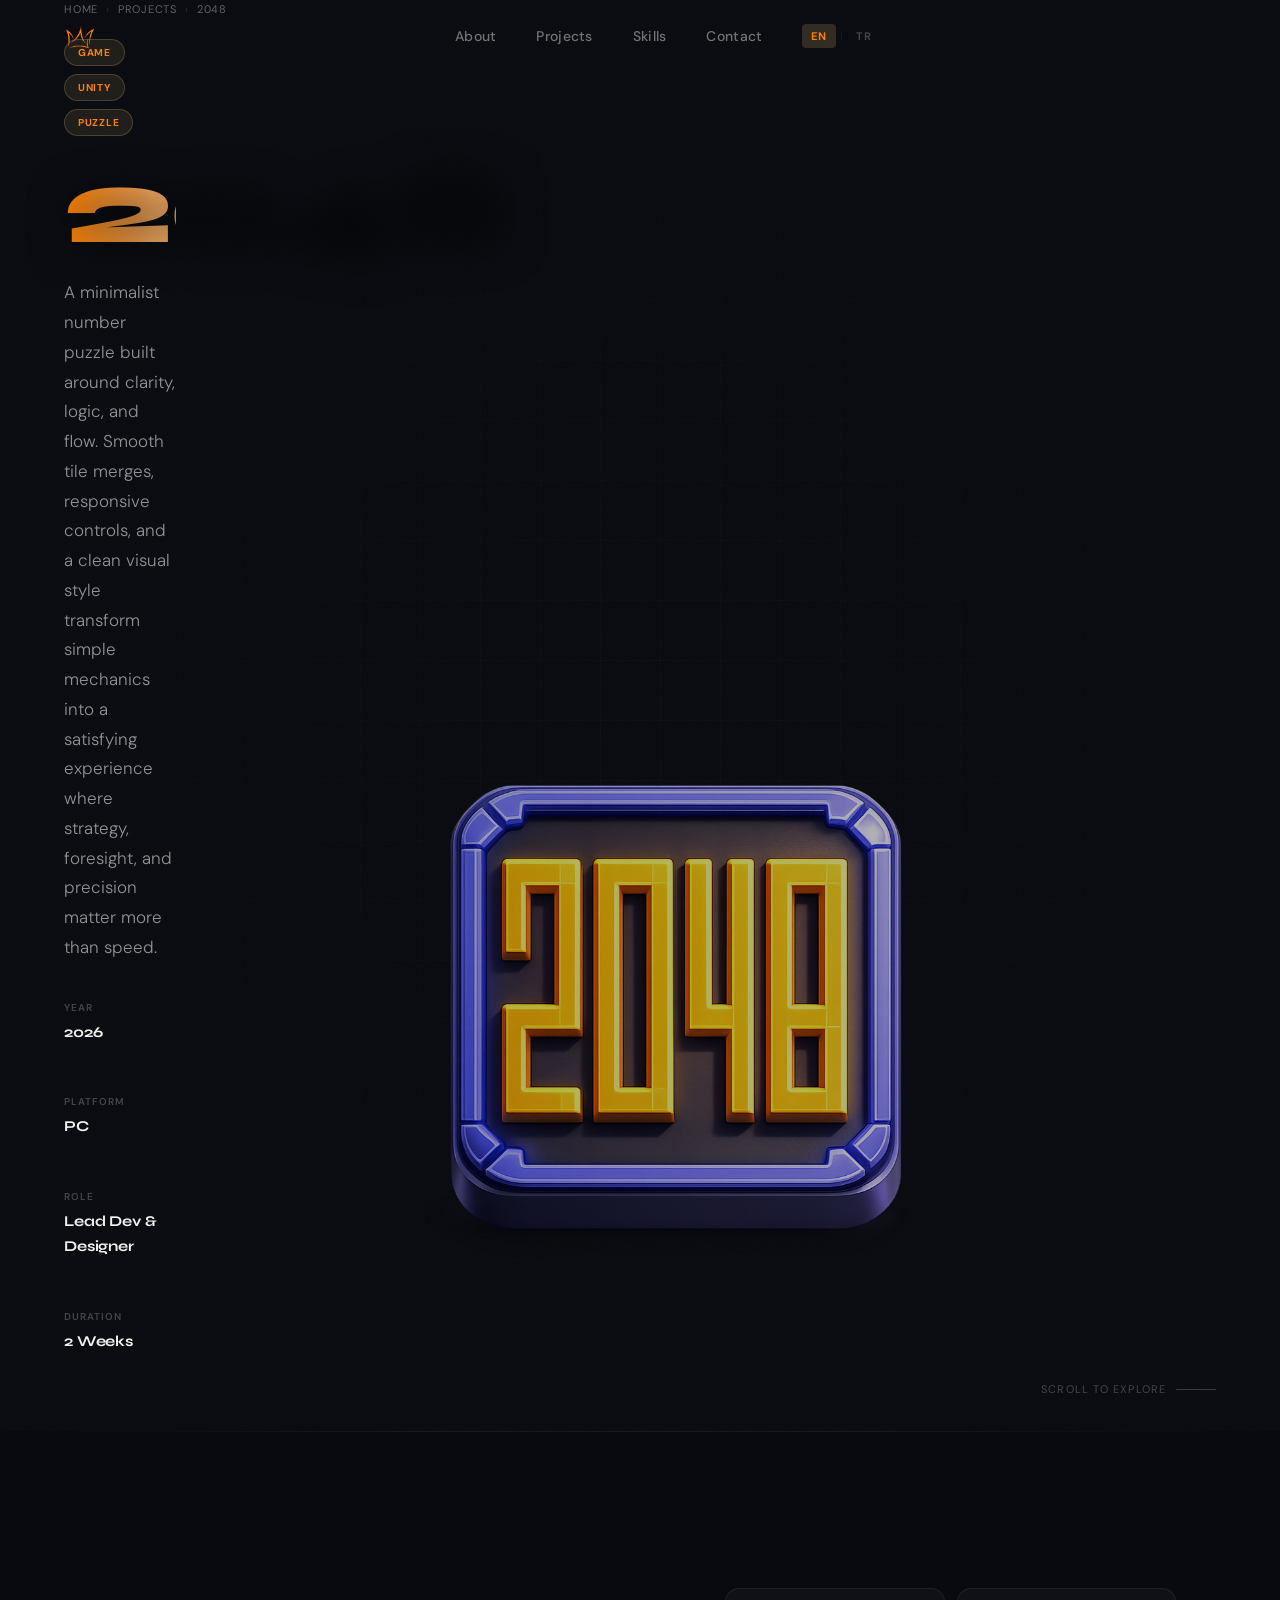
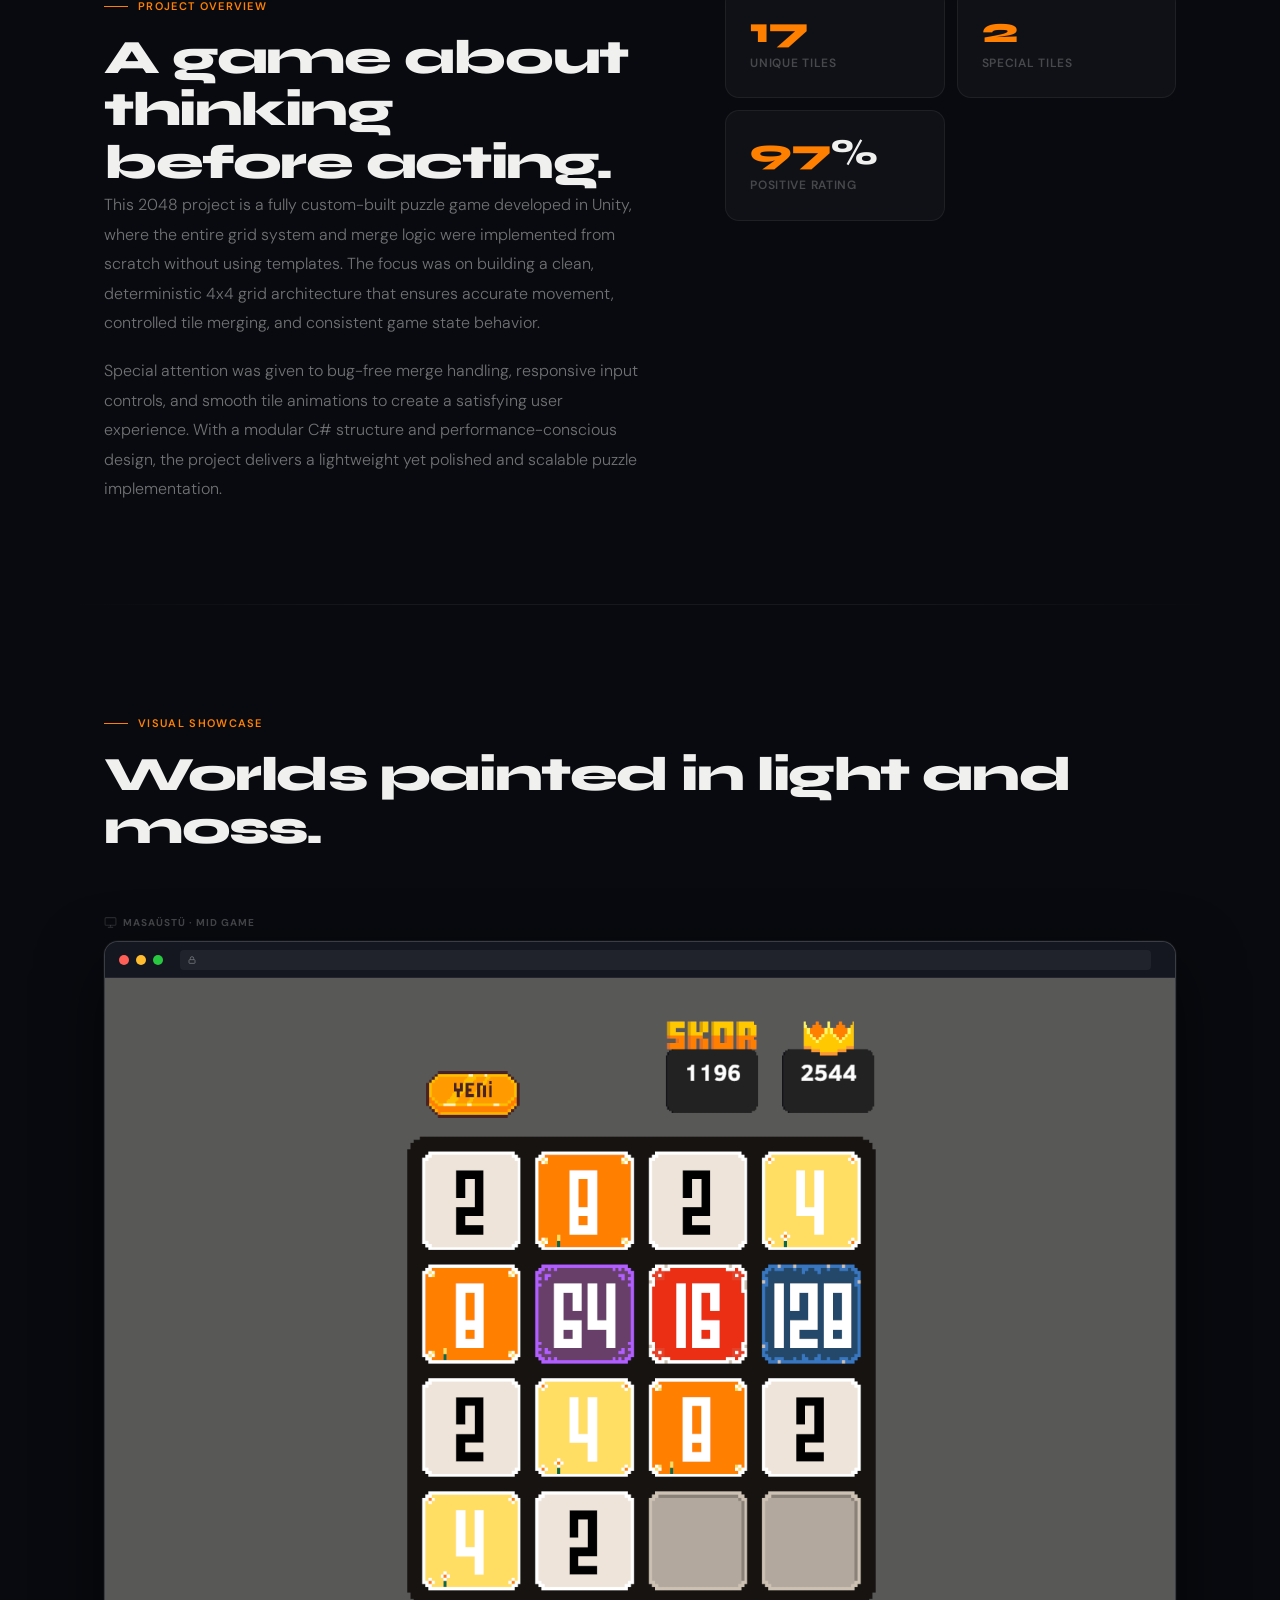
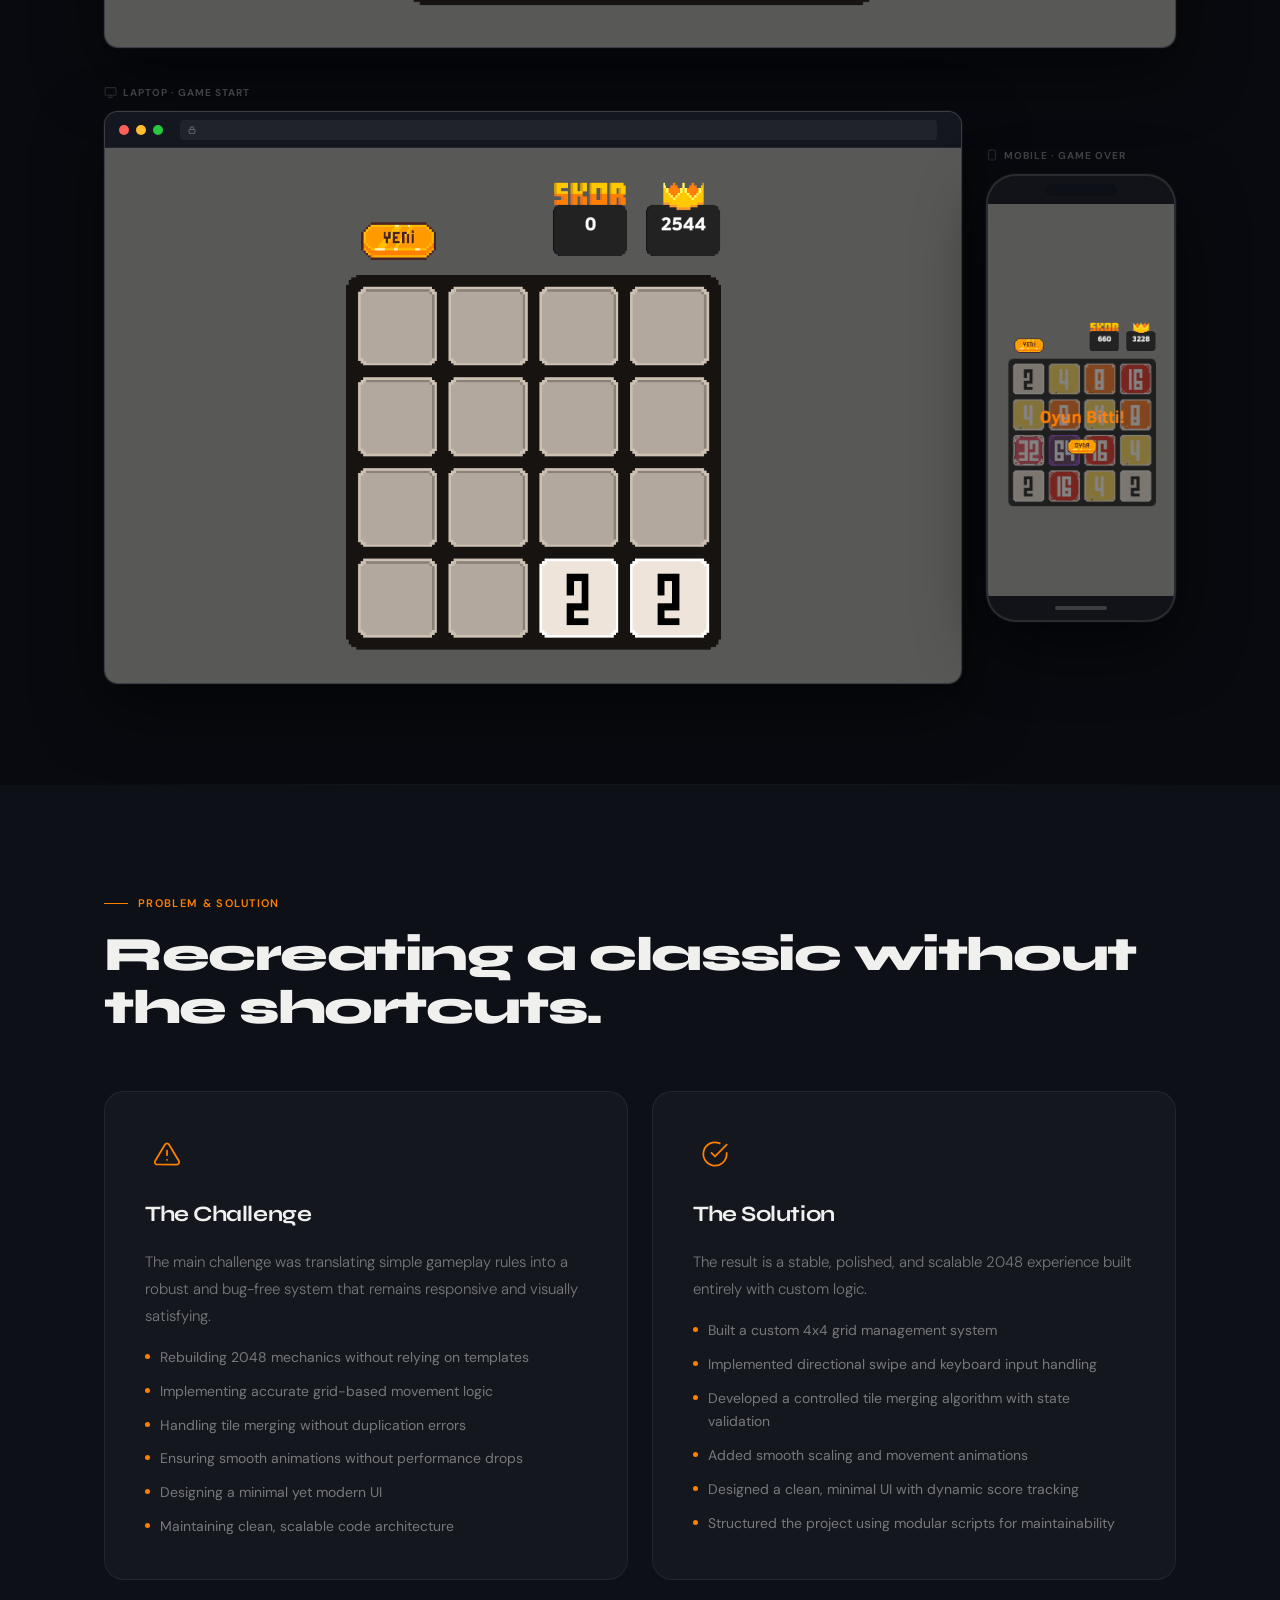
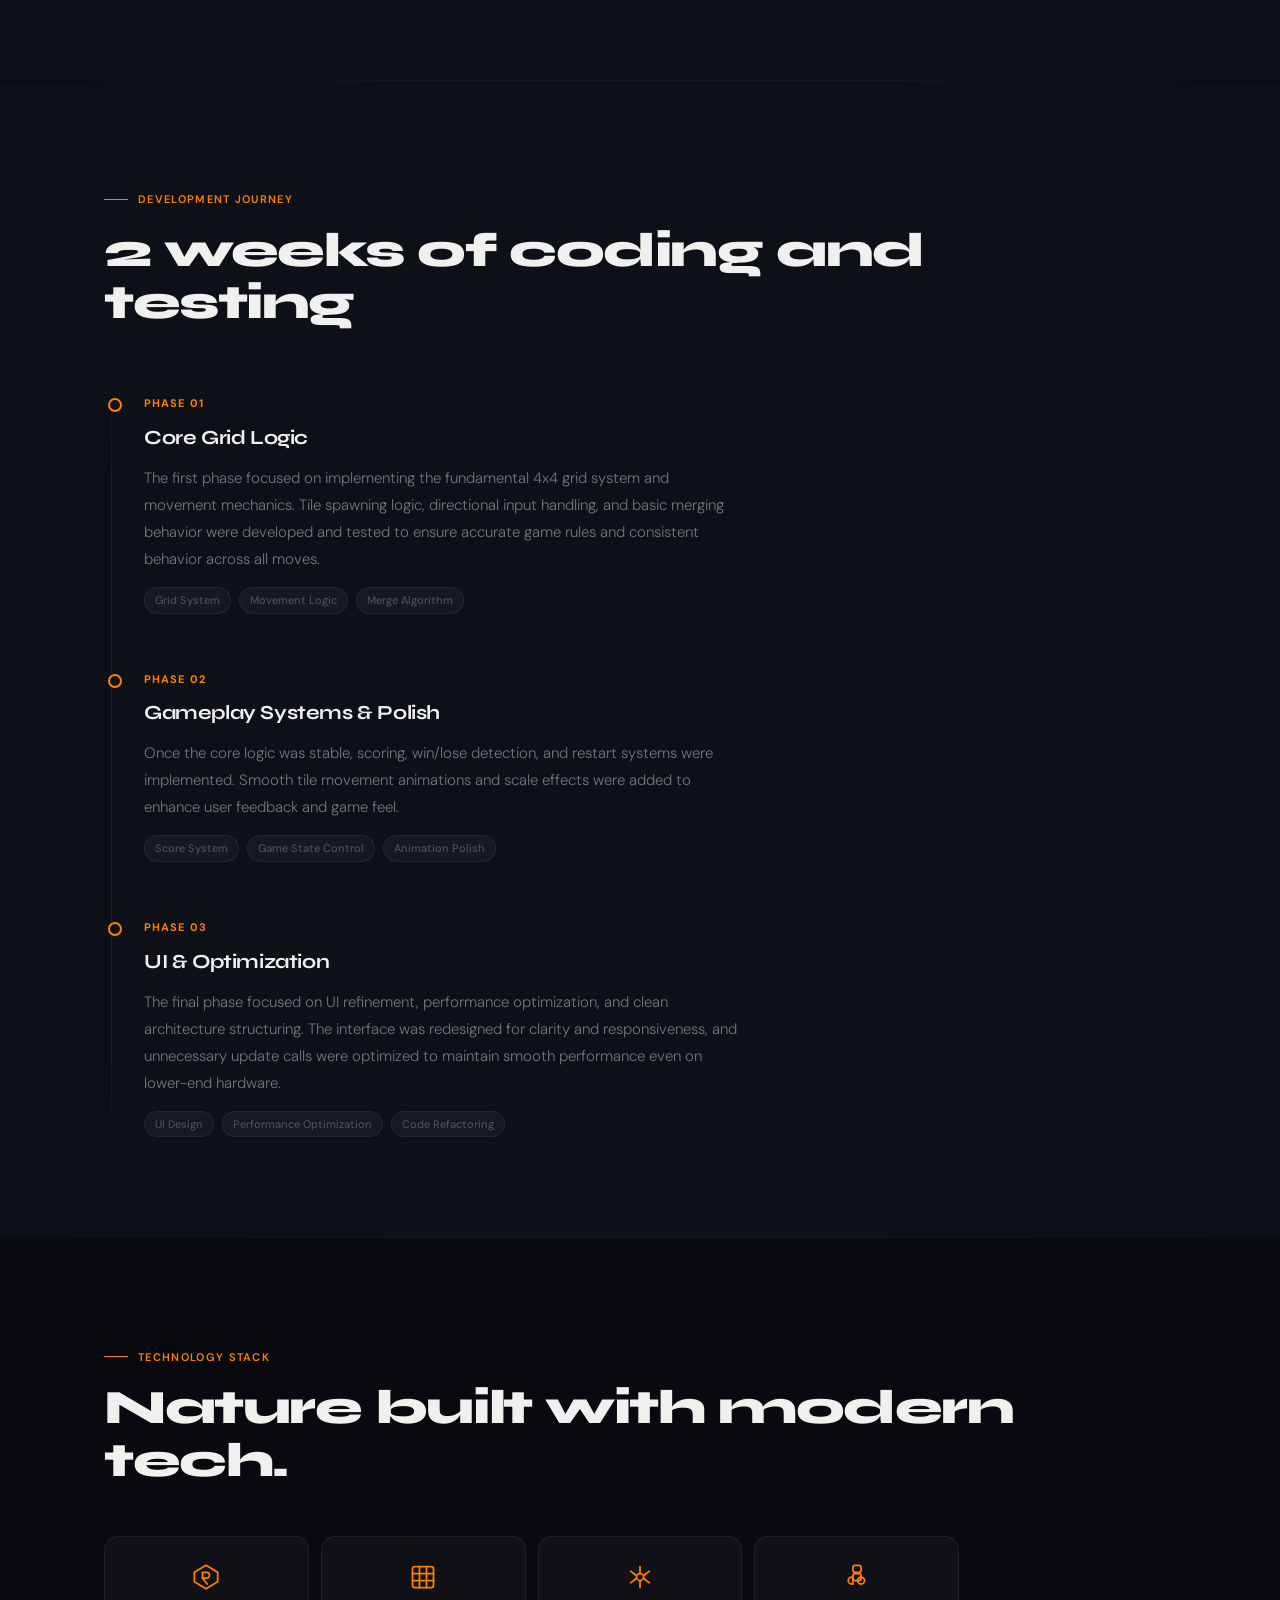
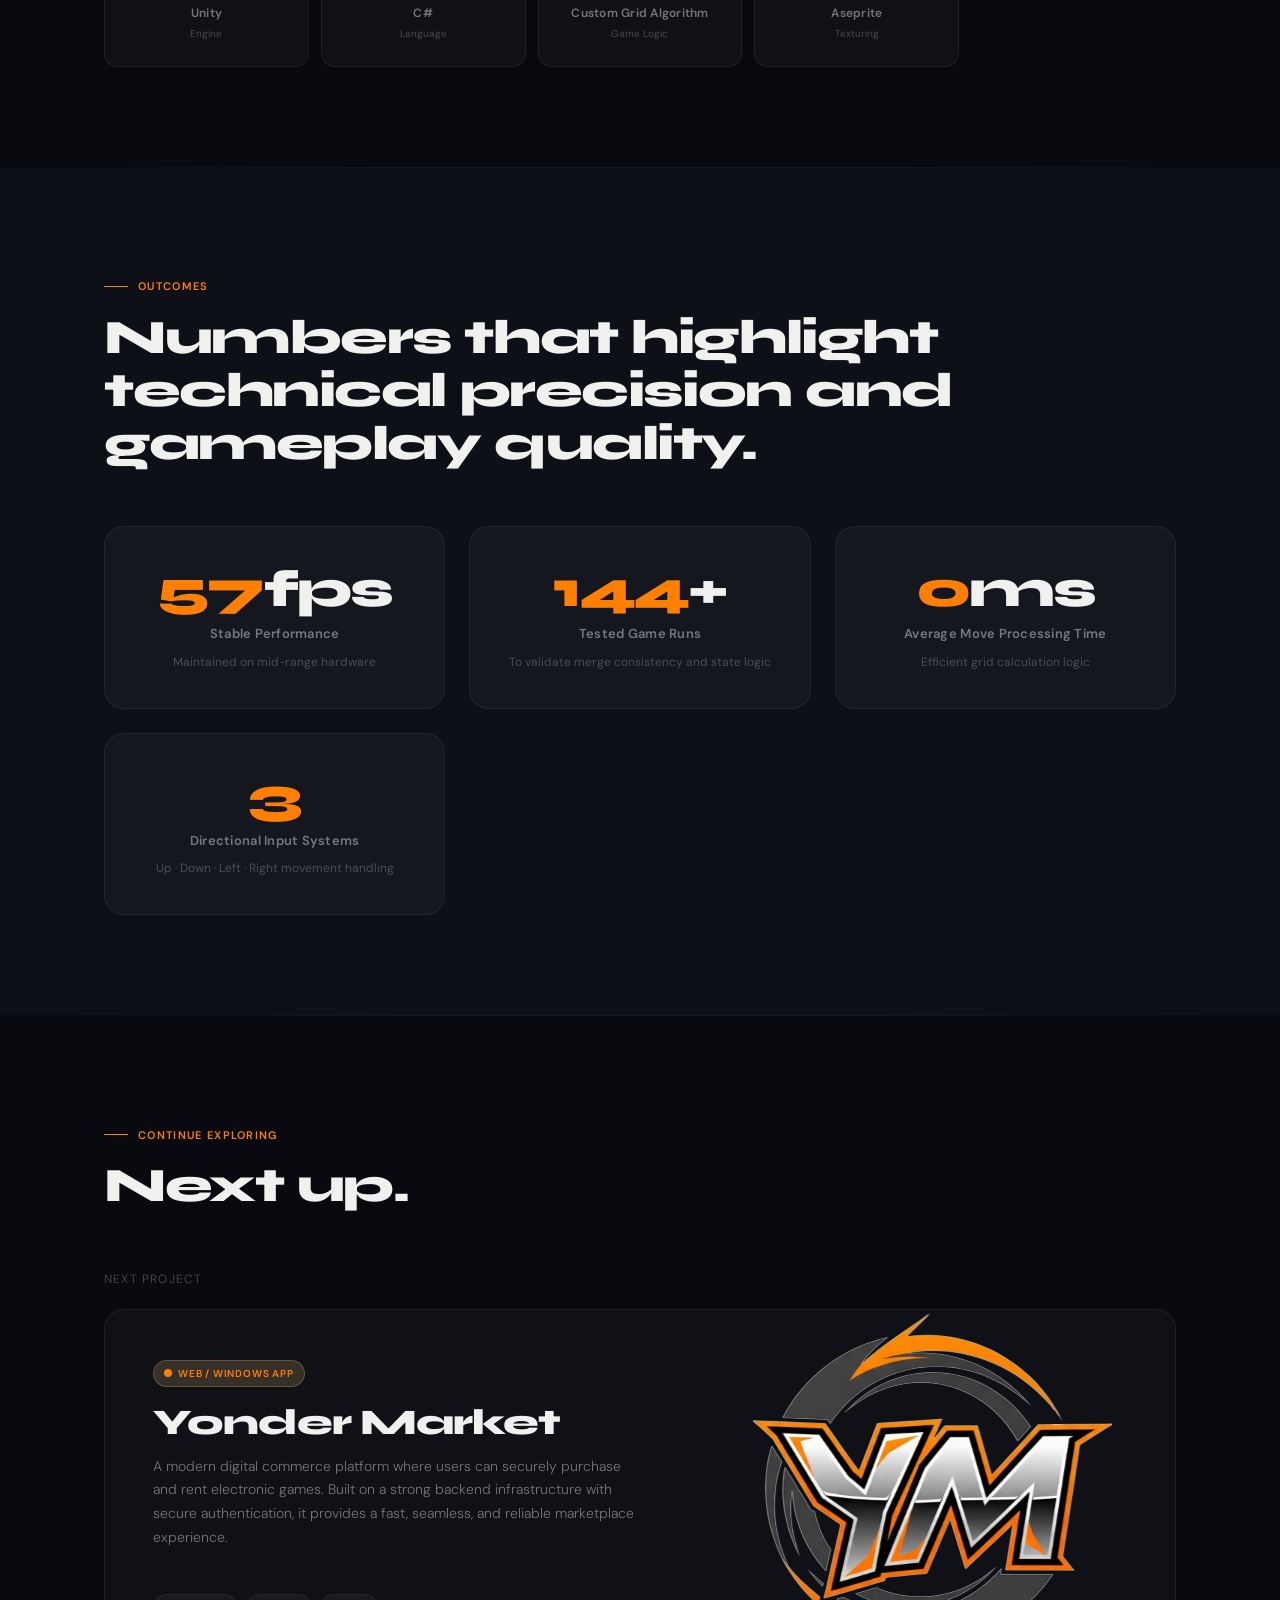
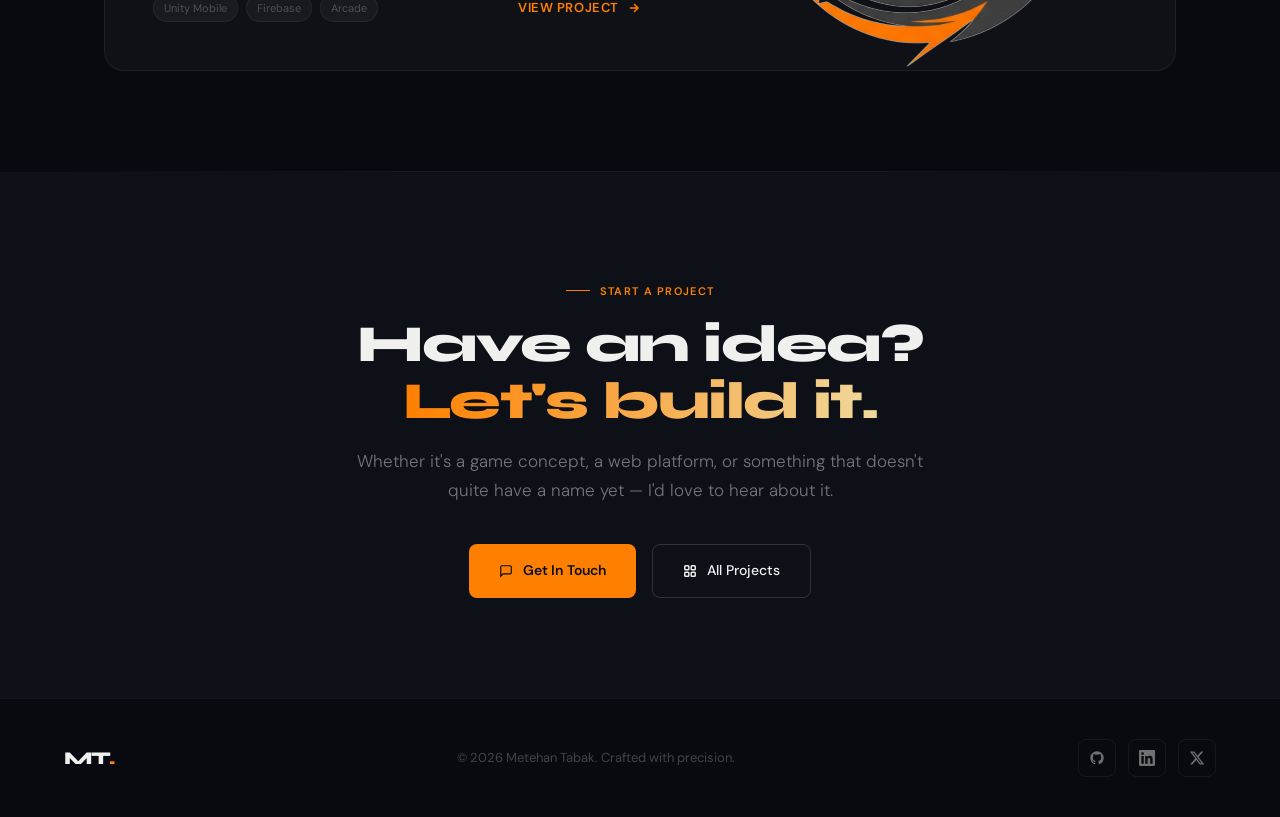
<file: 2048.html>
<!DOCTYPE html>
<html lang="en">
<head>
  <meta charset="UTF-8">
  <meta name="viewport" content="width=device-width, initial-scale=1.0">
  <title>2048 — Metehan Tabak</title>
  <link rel="preconnect" href="https://fonts.googleapis.com">
  <link rel="preconnect" href="https://fonts.gstatic.com" crossorigin>
  <link href="https://fonts.googleapis.com/css2?family=Syne:wght@400;500;600;700;800&family=DM+Sans:ital,opsz,wght@0,9..40,300;0,9..40,400;0,9..40,500;1,9..40,300&display=swap" rel="stylesheet">
  <link rel="stylesheet" href="assets/css/MobileNav.css">
  <style>
    *, *::before, *::after { margin: 0; padding: 0; box-sizing: border-box; }
    :root {
      --bg: #080a0f;
      --bg2: #0d1017;
      --surface: rgba(255,255,255,0.03);
      --surface-hover: rgba(255,255,255,0.06);
      --border: rgba(255,255,255,0.06);
      --border-hover: rgba(255,255,255,0.14);
      --accent: #ff8000;
      --accent2: #FFB266;
      --accent-glow: rgba(232,192,122,0.18);
      --accent-glow-strong: rgba(232,192,122,0.35);
      --text: #f0f0ee;
      --text-muted: rgba(240,240,238,0.45);
      --text-dim: rgba(240,240,238,0.25);
      --font-display: 'Syne', sans-serif;
      --font-body: 'DM Sans', sans-serif;
    }
    html { scroll-behavior: smooth; }
    body { background: var(--bg); color: var(--text); font-family: var(--font-body); font-size: 16px; line-height: 1.7; overflow-x: hidden; cursor: none; }

    body, * { cursor: none !important; }

    /* ── CUSTOM CURSOR ── */
    #cursor {
      position: fixed;
      top: 0; left: 0;
      width: 12px; height: 12px;
      background: var(--accent);
      border-radius: 50%;
      pointer-events: none;
      z-index: 9999;
      transform: translate(-50%, -50%);
      transition: width .2s, height .2s, background .2s, opacity .3s;
      mix-blend-mode: normal;
      opacity: 0;
    }
    #cursor-ring {
      position: fixed;
      top: 0; left: 0;
      width: 36px; height: 36px;
      border: 1.5px solid rgba(232,192,122,0.5);
      border-radius: 50%;
      pointer-events: none;
      z-index: 9998;
      transform: translate(-50%, -50%);
      transition: all .08s linear, opacity .3s;
      opacity: 0;
    }

    /* PRELOADER */
    #preloader { position: fixed; inset: 0; background: var(--bg); z-index: 99999; display: flex; align-items: center; justify-content: center; flex-direction: column; gap: 24px; transition: opacity .6s ease, visibility .6s ease; }
    #preloader.hidden { opacity: 0; visibility: hidden; }
    .preloader-logo { font-family: var(--font-display); font-size: 40px; font-weight: 800; letter-spacing: -0.03em; color: var(--text); }
    .preloader-logo span { color: var(--accent); }
    .preloader-bar-wrap { width: 200px; height: 2px; background: rgba(255,255,255,0.08); border-radius: 2px; overflow: hidden; }
    .preloader-bar { height: 100%; background: linear-gradient(90deg, var(--accent2), var(--accent)); width: 0%; animation: preload 1.4s cubic-bezier(.4,0,.2,1) forwards; }
    @keyframes preload { 0%{width:0%} 40%{width:60%} 80%{width:88%} 100%{width:100%} }

    /* NAV */
    nav { position: fixed; top: 0; left: 0; right: 0; z-index: 1000; padding: 0 clamp(24px,5vw,80px); height: 72px; display: flex; align-items: center; gap: 24px; transition: background .4s, backdrop-filter .4s; }
    nav.scrolled { background: rgba(8,10,15,0.85); backdrop-filter: blur(20px); border-bottom: 1px solid var(--border); }
    .nav-logo { text-decoration: none; flex: 0 0 auto; display: flex; align-items: center; }
    .nav-logo-img { height: 32px; width: auto; display: block; object-fit: contain; filter: brightness(1); transition: opacity .25s; }
    .nav-logo:hover .nav-logo-img { opacity: 0.8; }
    .nav-links { display: flex; align-items: center; gap: 40px; list-style: none; }
    .nav-links a { font-size: 14px; font-weight: 500; color: var(--text-muted); text-decoration: none; letter-spacing: 0.02em; transition: color .25s; position: relative; }
    .nav-links a::after { content:''; position:absolute; bottom:-4px; left:0; width:0; height:1px; background:var(--accent); transition:width .3s cubic-bezier(.4,0,.2,1); }
    .nav-links a:hover { color: var(--text); }
    .nav-links a:hover::after { width: 100%; }
    .nav-back { display: none; }
    .hamburger { display: none; flex-direction: column; gap: 5px; background: none; border: none; padding: 4px; }
    .hamburger span { display: block; width: 22px; height: 1.5px; background: var(--text); border-radius: 2px; }

        /* ══ HERO ══ */
    #hero {
      position: relative;
      min-height: 92vh;
      display: flex;
      flex-direction: column;
      justify-content: flex-end;
      overflow: hidden;
    }

    /* subtle dark base */
    .hero-art {
      position: absolute; inset: 0; z-index: 0;
    }
    .hero-art::before {
      content: ''; position: absolute; inset: 0; z-index: 1; pointer-events: none;
      background:
        radial-gradient(ellipse 110% 70% at 50% 0%,   rgba(8,10,15,0.55) 0%, transparent 60%),
        radial-gradient(ellipse 100% 50% at 50% 100%,  rgba(8,10,15,0.95) 0%, rgba(8,10,15,0.6) 40%, transparent 70%);
    }
    .hero-art::after {
      content: ''; position: absolute; inset: 0; z-index: 2; pointer-events: none;
      background: linear-gradient(to top,
        var(--bg) 0%, rgba(8,10,15,0.96) 12%, rgba(8,10,15,0.80) 25%,
        rgba(8,10,15,0.45) 45%, rgba(8,10,15,0.15) 65%, transparent 80%);
    }
    .hero-noise { position: absolute; inset: 0; z-index: 3;
      background-image: url("data:image/svg+xml,%3Csvg viewBox='0 0 256 256' xmlns='http://www.w3.org/2000/svg'%3E%3Cfilter id='n'%3E%3CfeTurbulence type='fractalNoise' baseFrequency='0.9' numOctaves='4' stitchTiles='stitch'/%3E%3C/filter%3E%3Crect width='100%25' height='100%25' filter='url(%23n)' opacity='0.03'/%3E%3C/svg%3E");
      background-size: 200px; pointer-events: none; }
    .hero-grid { position: absolute; inset: 0; z-index: 3;
      background-image: linear-gradient(rgba(255,255,255,0.018) 1px, transparent 1px),
                        linear-gradient(90deg, rgba(255,255,255,0.018) 1px, transparent 1px);
      background-size: 60px 60px;
      mask-image: radial-gradient(ellipse 70% 70% at 50% 50%, black 0%, transparent 75%);
      pointer-events: none; }

    /* content strip — flex row: text left, logo right */
    .hero-content {
      position: relative; z-index: 10; width: 100%;
      padding: 0 clamp(28px,5vw,88px) clamp(52px,6vw,88px);
      opacity: 0; animation: fadeUp .9s ease .25s forwards;
      display: flex;
      align-items: flex-end;
      justify-content: space-between;
      gap: 0;
      overflow: visible;
    }
    /* text sits on top of the logo bleed */
    .hero-text {
      flex: 1; min-width: 0;
      position: relative; z-index: 2;
    }

    /* ── PARALLAX LOGO IMG ── */
    #heroLogoImg {
      flex-shrink: 0;
      width: clamp(1000px, 52vw, 720px);
      height: clamp(420px, 52vw, 720px);
      object-fit: contain;
      display: block;
      margin-right: 40px;
      opacity: 0;
      will-change: transform;
      position: relative; z-index: 1;
      transition: opacity 0.7s ease;
      pointer-events: none;
    }
    #heroLogoImg.loaded { opacity: 0.65; }
    @media (max-width: 768px) { #heroLogoImg { display: none; } }
    .hero-breadcrumb { display: flex; align-items: center; gap: 8px; font-size: 11px; color: rgba(255,255,255,.35); letter-spacing: 0.07em; text-transform: uppercase; margin-bottom: 20px; }
    .hero-breadcrumb a { color: rgba(255,255,255,.35); text-decoration: none; transition: color .2s; }
    .hero-breadcrumb a:hover { color: var(--accent); }
    .hero-breadcrumb-sep { opacity: .4; }
    .hero-tags { display: flex; gap: 8px; flex-wrap: wrap; margin-bottom: 20px; }
    .hero-tag { padding: 4px 13px; background: rgba(232,192,122,0.1); border: 1px solid rgba(232,192,122,0.22); border-radius: 100px; font-size: 10px; font-weight: 700; color: var(--accent); letter-spacing: 0.07em; text-transform: uppercase; }
    h1.hero-title { font-family: var(--font-display); font-size: clamp(52px, 9.5vw, 108px); font-weight: 800; line-height: .95; letter-spacing: -0.04em; color: #fff; margin-bottom: 20px; text-shadow: 0 4px 40px rgba(0,0,0,.5); }
    h1.hero-title span { display: block; background: linear-gradient(90deg, var(--accent) 0%, var(--accent2) 80%); -webkit-background-clip: text; -webkit-text-fill-color: transparent; background-clip: text; }
    .hero-desc { font-size: clamp(14px, 1.6vw, 17px); color: rgba(255,255,255,.55); max-width: 560px; line-height: 1.75; font-weight: 300; margin-bottom: 36px; }
    .hero-meta { display: flex; gap: 48px; flex-wrap: wrap; }
    .meta-label { font-size: 10px; letter-spacing: 0.1em; text-transform: uppercase; color: var(--text-dim); font-weight: 600; margin-bottom: 4px; }
    .meta-value { font-family: var(--font-display); font-size: 15px; font-weight: 700; color: var(--text); letter-spacing: -0.01em; }
    .hero-scroll { position: absolute; bottom: 32px; right: clamp(24px,5vw,80px); display: flex; align-items: center; gap: 10px; font-size: 11px; letter-spacing: 0.1em; text-transform: uppercase; color: var(--text-dim); opacity: 0; animation: fadeUp .8s ease 1s forwards; }
    .scroll-line { width: 40px; height: 1px; background: rgba(255,255,255,.18); overflow: hidden; position: relative; }
    .scroll-line::after { content:''; position:absolute; left:-100%; top:0; width:100%; height:100%; background:var(--accent); animation: lineSlide 2.2s ease 1.8s infinite; }
    @keyframes lineSlide { 0%{left:-100%} 50%{left:0%} 100%{left:100%} }
    @keyframes fadeUp { from{opacity:0;transform:translateY(28px)} to{opacity:1;transform:translateY(0)} }


    /* ══ STICKY PROJECT BAR ══ */
    #project-bar {
      position: fixed;
      top: 72px; left: 0; right: 0;
      height: 52px;
      z-index: 900;
      display: flex;
      align-items: center;
      padding: 0 clamp(20px,4vw,72px);
      background: rgba(8,10,15,0.94);
      backdrop-filter: blur(24px);
      -webkit-backdrop-filter: blur(24px);
      border-bottom: 1px solid rgba(255,255,255,0.06);
      /* Tamamen viewport dışına çek */
      transform: translateY(calc(-100% - 72px));
      opacity: 0;
      transition: transform 0.42s cubic-bezier(.4,0,.2,1), opacity 0.38s ease;
      pointer-events: none;
    }
    #project-bar.visible {
      transform: translateY(0);
      opacity: 1;
      pointer-events: all;
    }

    /* Scroll progress bar */
    #project-bar::after {
      content: '';
      position: absolute;
      bottom: 0; left: 0;
      height: 2px;
      width: var(--scroll-pct, 0%);
      background: linear-gradient(90deg, var(--accent2), var(--accent));
      transition: width 0.1s linear;
      border-radius: 0 2px 2px 0;
    }

    .pbar-left {
      display: flex; align-items: center; gap: 10px;
      flex: 0 0 auto; min-width: 0;
    }
    .pbar-logo { width: 26px; height: 26px; object-fit: contain; border-radius: 6px; opacity: 0.85; }
    .pbar-divider { width: 1px; height: 18px; background: rgba(255,255,255,0.1); flex-shrink: 0; }
    .pbar-name { font-family: var(--font-display); font-size: 13px; font-weight: 700; color: var(--text); letter-spacing: -0.02em; white-space: nowrap; }

    /* ── CENTERED pbar-nav ── */
    .pbar-nav-wrap {
      position: absolute;
      top: 0; bottom: 0;
      left: 50%;
      transform: translateX(-50%);
      display: flex;
      align-items: center;
    }
    .pbar-nav {
      display: flex;
      align-items: center;
      gap: 2px;
      height: 100%;
    }
    .pbar-btn {
      display: flex; align-items: center; gap: 6px;
      padding: 5px 11px; border-radius: 7px;
      color: rgba(255,255,255,0.4);
      text-decoration: none; font-size: 11.5px; font-weight: 600;
      letter-spacing: 0.01em; white-space: nowrap;
      transition: color .22s, background .22s;
      border: none; background: transparent;
      position: relative;
    }
    .pbar-btn::after {
      content: '';
      position: absolute;
      bottom: -1px; left: 50%;
      transform: translateX(-50%) scaleX(0);
      width: 60%; height: 2px;
      background: var(--accent);
      border-radius: 2px 2px 0 0;
      transition: transform .25s cubic-bezier(.4,0,.2,1), opacity .25s;
      opacity: 0;
    }
    .pbar-btn svg { flex-shrink: 0; opacity: 0.6; transition: opacity .22s, color .22s; }
    .pbar-btn:hover { color: var(--text); background: rgba(255,255,255,0.05); }
    .pbar-btn:hover svg { opacity: 1; }
    .pbar-btn.active { color: var(--accent); }
    .pbar-btn.active::after { transform: translateX(-50%) scaleX(1); opacity: 1; }
    .pbar-btn.active svg { opacity: 1; color: var(--accent); }

    /* Mirror of pbar-left — nav'ı gerçekten ortalar */
    .pbar-right { flex: 0 0 auto; visibility: hidden; display: flex; align-items: center; gap: 10px; }
    .pbar-right .pbar-logo { width: 26px; height: 26px; }
    .pbar-right .pbar-divider { width: 1px; height: 18px; }
    .pbar-right .pbar-name { font-size: 13px; }

    /* DIVIDER */
    .section-divider { height: 1px; background: linear-gradient(90deg, transparent, var(--border) 30%, var(--border) 70%, transparent); margin: 0 clamp(24px,5vw,80px); }

    /* SECTION BASE */
    .section-wrap { max-width: 1200px; margin: 0 auto; padding: 100px clamp(24px,5vw,80px); }
    .section-label { display: inline-flex; align-items: center; gap: 10px; font-size: 11px; letter-spacing: 0.12em; text-transform: uppercase; color: var(--accent); font-weight: 600; margin-bottom: 16px; }
    .section-label::before { content:''; display:block; width:24px; height:1px; background:var(--accent); }
    .section-title { font-family: var(--font-display); font-size: clamp(28px,4.5vw,48px); font-weight: 800; letter-spacing: -0.03em; line-height: 1.1; color: var(--text); }
    .section-desc { font-size: 17px; color: var(--text-muted); margin-top: 16px; font-weight: 300; line-height: 1.8; }

    /* REVEAL */
    .reveal { opacity: 0; transform: translateY(32px); transition: opacity .8s cubic-bezier(.4,0,.2,1), transform .8s cubic-bezier(.4,0,.2,1); }
    .reveal.visible { opacity: 1; transform: translateY(0); }
    .reveal-delay-1 { transition-delay: .1s; }
    .reveal-delay-2 { transition-delay: .2s; }
    .reveal-delay-3 { transition-delay: .3s; }
    .reveal-delay-4 { transition-delay: .4s; }

    /* OVERVIEW */
    #overview { background: var(--bg); }
    .overview-grid { display: grid; grid-template-columns: 1.2fr 1fr; gap: 80px; align-items: start; margin-top: 56px; }
    .overview-body { font-size: 16px; color: var(--text-muted); line-height: 1.85; font-weight: 300; }
    .overview-body p + p { margin-top: 18px; }
    .overview-body strong { color: var(--text); font-weight: 500; }
    .overview-stats { display: flex; flex-direction: column; gap: 2px; }
    .stat-card { padding: 24px; background: var(--surface); border: 1px solid var(--border); border-radius: 14px; transition: all .3s; }
    .stat-card:hover { background: var(--surface-hover); border-color: var(--border-hover); transform: translateX(4px); }
    .stat-card-num { font-family: var(--font-display); font-size: 36px; font-weight: 800; letter-spacing: -0.04em; color: var(--text); line-height: 1; }
    .stat-card-num span { color: var(--accent); }
    .stat-card-label { font-size: 12px; letter-spacing: 0.06em; text-transform: uppercase; color: var(--text-dim); margin-top: 4px; font-weight: 600; }
    .stat-row { display: grid; grid-template-columns: 1fr 1fr; gap: 12px; }

    /* CHALLENGE / SOLUTION */
    #challenge { background: var(--bg2); }
    .cs-grid { display: grid; grid-template-columns: 1fr 1fr; gap: 24px; margin-top: 56px; }
    .cs-card { padding: 40px; background: var(--surface); border: 1px solid var(--border); border-radius: 20px; transition: all .4s; }
    .cs-card:hover { background: var(--surface-hover); border-color: var(--border-hover); transform: translateY(-4px); }
    .cs-icon { width: 44px; height: 44px; display: flex; align-items: center; justify-content: center; color: var(--accent); margin-bottom: 20px; }
    .cs-title { font-family: var(--font-display); font-size: 22px; font-weight: 700; color: var(--text); letter-spacing: -0.02em; margin-bottom: 16px; }
    .cs-body { font-size: 15px; color: var(--text-muted); line-height: 1.8; font-weight: 300; }
    .cs-list { margin-top: 16px; display: flex; flex-direction: column; gap: 10px; }
    .cs-item { display: flex; align-items: flex-start; gap: 10px; font-size: 14px; color: var(--text-muted); }
    .cs-item::before { content:''; display:block; width:5px; height:5px; border-radius:50%; background:var(--accent); margin-top:8px; flex-shrink:0; }

        /* GALLERY */
    #gallery { background: var(--bg); }

    /* ── Gallery Layout ── */
    .gallery-showcase { display: flex; flex-direction: column; gap: 32px; margin-top: 56px; }

    /* Row wrappers */
    .gallery-row { display: flex; gap: 24px; align-items: stretch; }

    /* ── DEVICE LABEL ── */
    .device-label {
      display: inline-flex; align-items: center; gap: 6px;
      font-size: 10px; font-weight: 700; letter-spacing: 0.1em; text-transform: uppercase;
      color: var(--text-dim); margin-bottom: 10px;
    }
    .device-label svg { opacity: .55; }

    /* ── DESKTOP FRAME ── */
    .device-desktop {
      flex: 1; min-width: 0;
      transition: transform .4s cubic-bezier(.4,0,.2,1);
    }
    .device-desktop:hover { transform: translateY(-5px); }

    .browser-frame {
      border-radius: 14px; overflow: hidden;
      border: 1px solid var(--border-hover);
      background: #1a1d24;
      box-shadow: 0 24px 64px rgba(0,0,0,0.55), 0 0 0 1px rgba(255,255,255,0.04);
      transition: box-shadow .4s, border-color .4s;
    }
    .device-desktop:hover .browser-frame {
      box-shadow: 0 32px 80px rgba(0,0,0,0.65), 0 0 0 1px rgba(232,192,122,0.14);
      border-color: rgba(232,192,122,0.2);
    }
    .browser-bar {
      height: 36px; background: #141720;
      border-bottom: 1px solid rgba(255,255,255,0.06);
      display: flex; align-items: center; padding: 0 14px; gap: 7px; flex-shrink: 0;
    }
    .browser-dot {
      width: 10px; height: 10px; border-radius: 50%; flex-shrink: 0;
    }
    .browser-dot:nth-child(1) { background: #ff5f57; }
    .browser-dot:nth-child(2) { background: #febc2e; }
    .browser-dot:nth-child(3) { background: #28c840; }
    .browser-url {
      flex: 1; height: 20px; background: rgba(255,255,255,0.05);
      border-radius: 4px; margin: 0 10px; display: flex; align-items: center;
      padding: 0 8px; gap: 6px;
    }
    .browser-url-lock { width: 8px; height: 8px; opacity: .4; }
    .browser-url-text {
      font-size: 10px; color: rgba(255,255,255,0.3); letter-spacing: 0.02em;
      white-space: nowrap; overflow: hidden; text-overflow: ellipsis;
    }
    .browser-screen {
      width: 100%; aspect-ratio: 16/10; overflow: hidden;
      position: relative; display: block;
    }
    .browser-screen img {
      width: 100%; height: 100%; object-fit: cover; object-position: top center;
      display: block; transition: transform .6s cubic-bezier(.4,0,.2,1);
    }
    .device-desktop:hover .browser-screen img { transform: scale(1.03); }

    /* ── MOBILE FRAME ── */
    .device-mobile {
      flex: 0 0 auto; width: 190px;
      transition: transform .4s cubic-bezier(.4,0,.2,1);
    }
    .device-mobile:hover { transform: translateY(-5px); }

    .phone-frame {
      border-radius: 30px; overflow: hidden;
      border: 2px solid rgba(255,255,255,0.1);
      background: #111318;
      box-shadow: 0 24px 64px rgba(0,0,0,0.6), inset 0 1px 0 rgba(255,255,255,0.08), 0 0 0 1px rgba(255,255,255,0.04);
      transition: box-shadow .4s, border-color .4s;
      position: relative;
    }
    .device-mobile:hover .phone-frame {
      box-shadow: 0 32px 80px rgba(0,0,0,0.7), inset 0 1px 0 rgba(255,255,255,0.1), 0 0 0 1px rgba(232,192,122,0.18);
      border-color: rgba(232,192,122,0.25);
    }
    .phone-notch {
      height: 28px; background: #111318;
      display: flex; align-items: center; justify-content: center;
      position: relative; z-index: 2; flex-shrink: 0;
    }
    .phone-notch-pill {
      width: 72px; height: 12px; background: #0d1017; border-radius: 8px;
    }
    .phone-screen {
      width: 100%; aspect-ratio: 9/19; overflow: hidden; display: block;
      background: #0d1017;
    }
    .phone-screen img {
      width: 100%; height: 100%; object-fit: cover; object-position: top center;
      display: block; transition: transform .6s cubic-bezier(.4,0,.2,1);
    }
    .device-mobile:hover .phone-screen img { transform: scale(1.03); }
    .phone-home {
      height: 24px; display: flex; align-items: center; justify-content: center;
      flex-shrink: 0;
    }
    .phone-home-bar {
      width: 52px; height: 4px; border-radius: 3px; background: rgba(255,255,255,0.18);
    }

    @media (max-width: 900px) {
      .gallery-row { flex-direction: column; }
      .device-mobile { width: 100%; max-width: 220px; margin: 0 auto; }
    }
    @media (max-width: 560px) {
      .device-mobile { width: 180px; }
    }

    /* old classes kept for compatibility */
    .gallery-grid { display: none; }
    .gallery-item { display: none; }
    .gallery-caption { font-family: var(--font-display); font-size: 14px; font-weight: 700; color: var(--text); letter-spacing: -0.01em; }
    .gallery-sub { font-size: 12px; color: var(--text-dim); }
    /* PROCESS */
    #process { background: var(--bg2); }
    .process-timeline { position: relative; margin-top: 64px; padding-left: 40px; }
    .process-timeline::before { content:''; position:absolute; left:7px; top:0; bottom:0; width:1px; background:linear-gradient(to bottom, transparent, var(--border) 10%, var(--border) 90%, transparent); }
    .process-step { position: relative; padding-bottom: 56px; }
    .process-step:last-child { padding-bottom: 0; }
    .process-dot { position: absolute; left: -36px; top: 4px; width: 14px; height: 14px; border-radius: 50%; border: 2px solid var(--accent); background: var(--bg2); transition: all .3s; }
    .process-step:hover .process-dot { background: var(--accent); box-shadow: 0 0 16px var(--accent-glow); }
    .process-num { font-size: 11px; font-weight: 700; color: var(--accent); letter-spacing: 0.1em; text-transform: uppercase; margin-bottom: 8px; }
    .process-title { font-family: var(--font-display); font-size: 20px; font-weight: 700; color: var(--text); letter-spacing: -0.02em; margin-bottom: 10px; }
    .process-body { font-size: 15px; color: var(--text-muted); line-height: 1.8; font-weight: 300; max-width: 600px; }
    .process-tags { display: flex; gap: 8px; flex-wrap: wrap; margin-top: 14px; }
    .ptag { padding: 3px 10px; background: rgba(255,255,255,0.04); border: 1px solid var(--border); border-radius: 100px; font-size: 11px; color: var(--text-dim); font-weight: 500; }

    /* TECH */
    #tech { background: var(--bg); }
    .tech-grid { display: grid; grid-template-columns: repeat(5, 1fr); gap: 12px; margin-top: 48px; }
    .tech-item { padding: 24px 16px; background: var(--surface); border: 1px solid var(--border); border-radius: 14px; text-align: center; transition: all .3s cubic-bezier(.4,0,.2,1); display: flex; flex-direction: column; align-items: center; }
    .tech-item:hover { background: var(--surface-hover); border-color: rgba(232,192,122,0.25); transform: translateY(-4px); box-shadow: 0 8px 24px rgba(0,0,0,0.3), 0 0 0 1px rgba(232,192,122,0.1); }
    .tech-icon { width: 32px; height: 32px; display: flex; align-items: center; justify-content: center; color: var(--accent); margin: 0 auto 10px auto; }
    .tech-label { font-size: 12px; font-weight: 600; color: var(--text-muted); letter-spacing: 0.02em; }
    .tech-sub { font-size: 10px; color: var(--text-dim); margin-top: 2px; }

    /* RESULTS */
    #results { background: var(--bg2); }
    .results-grid { display: grid; grid-template-columns: repeat(3, 1fr); gap: 24px; margin-top: 56px; }
    .result-card { padding: 36px 32px; background: var(--surface); border: 1px solid var(--border); border-radius: 20px; text-align: center; transition: all .4s; position: relative; overflow: hidden; }
    .result-card::before { content:''; position:absolute; inset:0; background:radial-gradient(circle at 50% 0%, var(--accent-glow) 0%, transparent 70%); opacity:0; transition:opacity .4s; }
    .result-card:hover { background: var(--surface-hover); border-color: rgba(232,192,122,0.2); transform: translateY(-6px); box-shadow: 0 16px 48px rgba(0,0,0,0.4); }
    .result-card:hover::before { opacity: 1; }
    .result-num { font-family: var(--font-display); font-size: 52px; font-weight: 800; letter-spacing: -0.04em; color: var(--text); line-height: 1; position: relative; }
    .result-num span { color: var(--accent); }
    .result-label { font-size: 13px; font-weight: 600; color: var(--text-muted); margin-top: 8px; letter-spacing: 0.02em; position: relative; }
    .result-desc { font-size: 12px; color: var(--text-dim); margin-top: 6px; position: relative; }

    /* NEXT */
    #next { background: var(--bg); }
    .next-inner { margin-top: 56px; }
    .next-label { font-size: 12px; letter-spacing: 0.1em; text-transform: uppercase; color: var(--text-dim); margin-bottom: 20px; }
    .next-card { display: grid; grid-template-columns: 1.2fr 1fr; border: 1px solid var(--border); border-radius: 20px; overflow: hidden; transition: all .4s cubic-bezier(.4,0,.2,1); text-decoration: none; background: var(--surface); transform-style: preserve-3d; }
    .next-card:hover { border-color: rgba(232,192,122,0.25); background: var(--surface-hover); transform: perspective(1200px) translateY(-8px); box-shadow: 0 24px 80px rgba(0,0,0,0.5), 0 0 0 1px rgba(232,192,122,0.1); }
    .next-card-content { padding: 48px; display: flex; flex-direction: column; justify-content: space-between; }
    .next-card-top { }
    .next-card-badge { display: inline-flex; align-items: center; gap: 6px; padding: 4px 10px; background: var(--accent-glow); border: 1px solid rgba(232,192,122,0.25); border-radius: 100px; font-size: 10px; font-weight: 600; color: var(--accent); letter-spacing: 0.08em; text-transform: uppercase; margin-bottom: 16px; }
    .next-card-title { font-family: var(--font-display); font-size: clamp(22px,3.5vw,36px); font-weight: 800; color: var(--text); letter-spacing: -0.03em; line-height: 1.1; margin-bottom: 12px; }
    .next-card-desc { font-size: 14px; color: var(--text-muted); line-height: 1.7; font-weight: 300; }
    .next-card-bottom { margin-top: 32px; display: flex; align-items: center; justify-content: space-between; }
    .next-card-tags { display: flex; gap: 8px; flex-wrap: wrap; }
    .ntag { padding: 4px 10px; background: rgba(255,255,255,0.04); border: 1px solid var(--border); border-radius: 100px; font-size: 11px; color: var(--text-dim); }
    .ntags { display: flex; gap: 8px; flex-wrap: wrap; }
    .next-arrow { display: flex; align-items: center; gap: 8px; font-size: 13px; font-weight: 600; color: var(--accent); letter-spacing: 0.04em; text-transform: uppercase; transition: gap .2s; }
    .next-card:hover .next-arrow { gap: 14px; }
    .next-card-visual { display: flex; align-items: center; justify-content: center; font-size: 80px; position: relative; overflow: hidden; min-height: 240px; }
    .next-card-visual-emoji { transition: transform .5s cubic-bezier(.4,0,.2,1); }
    .next-card:hover .next-card-visual-emoji { transform: scale(1.1) rotate(-5deg); }
    .next-card-emoji { transition: transform .5s cubic-bezier(.4,0,.2,1); }
    .next-card:hover .next-card-emoji { transform: scale(1.1) rotate(-5deg); }
    .next-card-img { max-width: 80%; height: auto; object-fit: contain; transition: transform .5s cubic-bezier(.4,0,.2,1); }
    .next-card:hover .next-card-img { transform: scale(1.1); }

    /* CTA */
    #cta { background: var(--bg2); }
    .cta-inner { text-align: center; max-width: 600px; margin: 0 auto; }
    .cta-title { font-family: var(--font-display); font-size: clamp(28px,5vw,52px); font-weight: 800; letter-spacing: -0.03em; line-height: 1.1; color: var(--text); margin-bottom: 16px; }
    .cta-title span { background: linear-gradient(90deg, var(--accent) 0%, #f0d89a 100%); -webkit-background-clip: text; -webkit-text-fill-color: transparent; background-clip: text; }
    .cta-desc { font-size: 17px; color: var(--text-muted); line-height: 1.7; font-weight: 300; margin-bottom: 40px; }
    .cta-btns { display: flex; gap: 16px; justify-content: center; flex-wrap: wrap; }
    .btn-primary { display: inline-flex; align-items: center; gap: 10px; padding: 14px 30px; background: var(--accent); color: #080a0f; font-family: var(--font-body); font-size: 14px; font-weight: 600; letter-spacing: 0.01em; border-radius: 8px; border: none; text-decoration: none; transition: all .3s cubic-bezier(.4,0,.2,1); position: relative; overflow: hidden; }
    .btn-primary::before { content:''; position:absolute; inset:0; background:rgba(255,255,255,0.15); opacity:0; transition:opacity .3s; }
    .btn-primary:hover { transform: translateY(-2px); box-shadow: 0 8px 30px var(--accent-glow-strong); }
    .btn-primary:hover::before { opacity: 1; }
    .btn-secondary { display: inline-flex; align-items: center; gap: 10px; padding: 14px 30px; background: transparent; color: var(--text); font-family: var(--font-body); font-size: 14px; font-weight: 500; border-radius: 8px; border: 1px solid var(--border-hover); text-decoration: none; transition: all .3s; }
    .btn-secondary:hover { border-color: rgba(255,255,255,0.25); background: rgba(255,255,255,0.04); transform: translateY(-2px); }

    /* FOOTER */
    footer { border-top: 1px solid var(--border); padding: 40px clamp(24px,5vw,80px); display: flex; align-items: center; justify-content: space-between; flex-wrap: wrap; gap: 20px; }
    .footer-logo { font-family: var(--font-display); font-size: 18px; font-weight: 800; letter-spacing: -0.03em; color: var(--text); text-decoration: none; }
    .footer-logo span { color: var(--accent); }
    .footer-copy { font-size: 13px; color: var(--text-dim); }
    .footer-socials { display: flex; gap: 12px; }
    .social-btn { width: 38px; height: 38px; border: 1px solid var(--border); border-radius: 8px; display: flex; align-items: center; justify-content: center; color: var(--text-muted); text-decoration: none; font-size: 16px; transition: all .3s; }
    .social-btn:hover { border-color: var(--accent); color: var(--accent); background: var(--accent-glow); transform: translateY(-2px); }

    /* BACK TO TOP */
    #btt { position: fixed; bottom: 32px; right: 32px; width: 44px; height: 44px; background: var(--surface); border: 1px solid var(--border); border-radius: 10px; display: flex; align-items: center; justify-content: center; color: var(--text-muted); text-decoration: none; font-size: 18px; transition: all .3s; opacity: 0; pointer-events: none; z-index: 100; transform: translateY(10px); }
    #btt.visible { opacity: 1; pointer-events: all; transform: translateY(0); }
    #btt:hover { border-color: var(--accent); color: var(--accent); background: var(--accent-glow); }

    /* SCROLLBAR & SELECTION */
    ::-webkit-scrollbar { width: 4px; }
    ::-webkit-scrollbar-track { background: var(--bg); }
    ::-webkit-scrollbar-thumb { background: rgba(232,192,122,0.2); border-radius: 2px; }
    ::selection { background: rgba(232,192,122,0.2); color: var(--text); }

    /* RESPONSIVE */
    @media (max-width: 1024px) {
      .overview-grid { grid-template-columns: 1fr; gap: 48px; }
      .cs-grid { grid-template-columns: 1fr; }
      .gallery-grid { grid-template-columns: 1fr; }
      .gallery-item.tall { grid-row: span 1; }
      .gallery-item.wide { grid-column: span 1; }
      .tech-grid { grid-template-columns: repeat(4, 1fr); }
      .results-grid { grid-template-columns: 1fr 1fr; }
      .next-card { grid-template-columns: 1fr; }
      .next-card-visual { min-height: 160px; }
    }
    @media (max-width: 768px) {
      .nav-links { display: none; }
      .hamburger { display: flex; }
      .gallery-grid { grid-template-columns: 1fr; }
      .tech-grid { grid-template-columns: repeat(3, 1fr); }
      .results-grid { grid-template-columns: 1fr; }
      .stat-row { grid-template-columns: 1fr; }
      .hero-meta { gap: 24px; }
      footer { flex-direction: column; align-items: flex-start; }
      /* pbar: icon-only on mobile */
      .pbar-btn span { display: none; }
      .pbar-btn { padding: 7px 9px; gap: 0; }
      .pbar-btn svg { width: 16px; height: 16px; }
      .pbar-name { display: none; }
      .pbar-divider { display: none; }
      .pbar-right { display: none; }
    }
    @media (max-width: 480px) {
    }
  
    /* ── LANG SWITCHER ── */
    .lang-switcher { display: flex; align-items: center; gap: 4px; flex: 0 0 auto; }
    .nav-center { display: flex; flex: 1; align-items: center; justify-content: center; gap: 40px; }
    .lang-btn { background: none; border: none; font-family: var(--font-body); font-size: 11px; font-weight: 700; color: var(--text-dim); cursor: pointer; letter-spacing: 0.08em; padding: 5px 9px; border-radius: 4px; transition: all .2s; text-transform: uppercase; }
    .lang-btn.active { color: var(--accent); background: var(--accent-glow); }
    .lang-btn:hover:not(.active) { color: var(--text-muted); }
    .lang-sep { color: var(--border); font-size: 11px; user-select: none; }

</style>
</head>
<body>

<div id="cursor"></div>
<div id="cursor-ring"></div>
<div id="mouse-glow"></div>

<div id="preloader">
  <div class="preloader-logo">MT<span>.</span></div>
  <div class="preloader-bar-wrap"><div class="preloader-bar"></div></div>
</div>

<nav id="navbar">
  <a href="index.html" class="nav-logo"><img src="assets/img/LogoOrange.png" alt="MT Logo" class="nav-logo-img"></a>
  <div class="nav-center">
    <ul class="nav-links">
    <li><a href="index.html#about" data-i18n="nav.about">About</a></li>
    <li><a href="index.html#projects" data-i18n="nav.projects">Projects</a></li>
    <li><a href="index.html#skills" data-i18n="nav.skills">Skills</a></li>
    <li><a href="index.html#contact" data-i18n="nav.contact">Contact</a></li>
  </ul>
    <div class="lang-switcher" id="lang-switcher"><button class="lang-btn" data-lang="en">EN</button><span class="lang-sep">|</span><button class="lang-btn" data-lang="tr">TR</button></div>
  </div>
  <button class="hamburger" id="hamburger" aria-label="Open menu"><span></span><span></span><span></span></button>
</nav>

<!-- STICKY PROJECT BAR -->
<div id="project-bar">
  <div class="pbar-left">
    <img src="assets/img/2048.png" alt="2048 logo" class="pbar-logo" onerror="this.style.display='none'">
    <span class="pbar-divider"></span>
    <span class="pbar-name">2048</span>
  </div>
  <div class="pbar-nav-wrap">
    <nav class="pbar-nav">
      <a href="#overview"  class="pbar-btn" data-section="overview">
        <svg width="14" height="14" viewBox="0 0 24 24" fill="none" stroke="currentColor" stroke-width="1.8" stroke-linecap="round" stroke-linejoin="round"><rect x="3" y="3" width="7" height="9" rx="1"/><rect x="13" y="3" width="8" height="5" rx="1"/><rect x="13" y="11" width="8" height="9" rx="1"/><rect x="3" y="15" width="7" height="6" rx="1"/></svg>
        <span data-i18n="pbar.overview">Overview</span>
      </a>
      <a href="#gallery"   class="pbar-btn" data-section="gallery">
        <svg width="14" height="14" viewBox="0 0 24 24" fill="none" stroke="currentColor" stroke-width="1.8" stroke-linecap="round" stroke-linejoin="round"><rect x="3" y="3" width="18" height="18" rx="3"/><circle cx="8.5" cy="8.5" r="1.5"/><path d="M21 15l-5-5L5 21"/></svg>
        <span data-i18n="pbar.gallery">Gallery</span>
      </a>
      <a href="#challenge" class="pbar-btn" data-section="challenge">
        <svg width="14" height="14" viewBox="0 0 24 24" fill="none" stroke="currentColor" stroke-width="1.8" stroke-linecap="round" stroke-linejoin="round"><path d="M12 22c5.523 0 10-4.477 10-10S17.523 2 12 2 2 6.477 2 12s4.477 10 10 10z"/><path d="M9.09 9a3 3 0 0 1 5.83 1c0 2-3 3-3 3"/><line x1="12" y1="17" x2="12.01" y2="17"/></svg>
        <span data-i18n="pbar.challenge">Challenge</span>
      </a>
      <a href="#process"   class="pbar-btn" data-section="process">
        <svg width="14" height="14" viewBox="0 0 24 24" fill="none" stroke="currentColor" stroke-width="1.8" stroke-linecap="round" stroke-linejoin="round"><path d="M22 11.08V12a10 10 0 1 1-5.93-9.14"/><path d="M9 11l3 3L22 4"/></svg>
        <span data-i18n="pbar.process">Process</span>
      </a>
      <a href="#results"   class="pbar-btn" data-section="results">
        <svg width="14" height="14" viewBox="0 0 24 24" fill="none" stroke="currentColor" stroke-width="1.8" stroke-linecap="round" stroke-linejoin="round"><path d="M3 3v18h18"/><path d="M7 14l4-5 3 3 4-6"/></svg>
        <span data-i18n="pbar.results">Results</span>
      </a>
    </nav>
  </div>
  <!-- Mirror of pbar-left for true centering (hidden) -->
  <div class="pbar-right" aria-hidden="true">
    <span class="pbar-logo"></span>
    <span class="pbar-divider"></span>
    <span class="pbar-name">2048</span>
  </div>
</div>

<!-- Mobile Nav Overlay -->
<div class="mob-overlay" id="mob-overlay"></div>

<!-- Mobile Nav Panel -->
<div class="mobile-nav" id="mobile-nav">
  <!-- Header -->
  <div class="mob-header">
    <a href="index.html" class="mob-logo">MT<span>.</span></a>
    <button class="mob-close" id="mobile-close" aria-label="Close menu">
      <div class="mob-close-line"></div>
      <div class="mob-close-line"></div>
    </button>
  </div>

  <!-- Links -->
  <nav class="mob-links">
    <a href="index.html#about"    class="mob-link-item mobile-link">
      <span class="mob-link-num">01</span>
      <span class="mob-link-label" data-i18n="nav.about">About</span>
      <span class="mob-link-arrow"><svg width="12" height="12" viewBox="0 0 24 24" fill="none" stroke="currentColor" stroke-width="2.5"><path d="M5 12h14M12 5l7 7-7 7"/></svg></span>
    </a>
    <a href="index.html#projects" class="mob-link-item mobile-link">
      <span class="mob-link-num">02</span>
      <span class="mob-link-label" data-i18n="nav.projects">Projects</span>
      <span class="mob-link-arrow"><svg width="12" height="12" viewBox="0 0 24 24" fill="none" stroke="currentColor" stroke-width="2.5"><path d="M5 12h14M12 5l7 7-7 7"/></svg></span>
    </a>
    <a href="index.html#skills"   class="mob-link-item mobile-link">
      <span class="mob-link-num">03</span>
      <span class="mob-link-label" data-i18n="nav.skills">Skills</span>
      <span class="mob-link-arrow"><svg width="12" height="12" viewBox="0 0 24 24" fill="none" stroke="currentColor" stroke-width="2.5"><path d="M5 12h14M12 5l7 7-7 7"/></svg></span>
    </a>
    <a href="index.html#contact"  class="mob-link-item mobile-link">
      <span class="mob-link-num">04</span>
      <span class="mob-link-label" data-i18n="nav.contact">Contact</span>
      <span class="mob-link-arrow"><svg width="12" height="12" viewBox="0 0 24 24" fill="none" stroke="currentColor" stroke-width="2.5"><path d="M5 12h14M12 5l7 7-7 7"/></svg></span>
    </a>
    <a href="index.html#"         class="mob-link-item mobile-link">
      <span class="mob-link-num">05</span>
      <span class="mob-link-label" data-i18n="nav.cv">Download CV</span>
      <span class="mob-link-arrow"><svg width="12" height="12" viewBox="0 0 24 24" fill="none" stroke="currentColor" stroke-width="2.5"><path d="M5 12h14M12 5l7 7-7 7"/></svg></span>
    </a>
  </nav>

  <!-- Panel Footer -->
  <div class="mob-footer">
    <div class="mob-footer-top">
      <div class="mob-socials">
        <a href="https://github.com/MteeahN" class="mob-social-btn" title="GitHub">
          <svg viewBox="0 0 24 24" width="15" height="15" fill="currentColor"><path d="M12 2C6.477 2 2 6.484 2 12.017c0 4.425 2.865 8.18 6.839 9.504.5.092.682-.217.682-.483 0-.237-.008-.868-.013-1.703-2.782.605-3.369-1.343-3.369-1.343-.454-1.158-1.11-1.466-1.11-1.466-.908-.62.069-.608.069-.608 1.003.07 1.531 1.032 1.531 1.032.892 1.53 2.341 1.088 2.91.832.092-.647.35-1.088.636-1.338-2.22-.253-4.555-1.113-4.555-4.951 0-1.093.39-1.988 1.029-2.688-.103-.253-.446-1.272.098-2.65 0 0 .84-.27 2.75 1.026A9.564 9.564 0 0 1 12 6.844a9.59 9.59 0 0 1 2.504.337c1.909-1.296 2.747-1.027 2.747-1.027.546 1.379.202 2.398.1 2.651.64.7 1.028 1.595 1.028 2.688 0 3.848-2.339 4.695-4.566 4.943.359.309.678.92.678 1.855 0 1.338-.012 2.419-.012 2.747 0 .268.18.58.688.482A10.02 10.02 0 0 0 22 12.017C22 6.484 17.522 2 12 2z"/></svg>
        </a>
        <a href="https://www.linkedin.com/in/metehantabak/" class="mob-social-btn" title="LinkedIn">
          <svg viewBox="0 0 24 24" width="15" height="15" fill="currentColor"><path d="M20.447 20.452h-3.554v-5.569c0-1.328-.027-3.037-1.852-3.037-1.853 0-2.136 1.445-2.136 2.939v5.667H9.351V9h3.414v1.561h.046c.477-.9 1.637-1.85 3.37-1.85 3.601 0 4.267 2.37 4.267 5.455v6.286zM5.337 7.433a2.062 2.062 0 0 1-2.063-2.065 2.064 2.064 0 1 1 2.063 2.065zm1.782 13.019H3.555V9h3.564v11.452zM22.225 0H1.771C.792 0 0 .774 0 1.729v20.542C0 23.227.792 24 1.771 24h20.451C23.2 24 24 23.227 24 22.271V1.729C24 .774 23.2 0 22.222 0h.003z"/></svg>
        </a>
        <a href="https://x.com/MeteVeyn" class="mob-social-btn" title="Twitter / X">
          <svg viewBox="0 0 24 24" width="15" height="15" fill="currentColor"><path d="M18.244 2.25h3.308l-7.227 8.26 8.502 11.24H16.17l-5.214-6.817L4.99 21.75H1.68l7.73-8.835L1.254 2.25H8.08l4.713 6.231zm-1.161 17.52h1.833L7.084 4.126H5.117z"/></svg>
        </a>
      </div>
      <div class="mob-lang">
        <button class="lang-btn" data-lang="en">EN</button>
        <span class="lang-sep">|</span>
        <button class="lang-btn" data-lang="tr">TR</button>
      </div>
    </div>
    <div class="mob-status">
      <span class="mob-status-dot"></span>
      <span data-i18n="hero.badge">Available for new projects</span>
    </div>
  </div>
</div>

<!-- HERO -->
<section id="hero">

  <div class="hero-art"></div>
  <div class="hero-noise"></div>
  <div class="hero-grid"></div>

  <!-- Content strip -->
  <div class="hero-content">
    <div class="hero-text">
      <div class="hero-breadcrumb">
        <a href="index.html" data-i18n="breadcrumb.home">Home</a>
        <span class="hero-breadcrumb-sep">›</span>
        <a href="index.html#projects" data-i18n="breadcrumb.projects">Projects</a>
        <span class="hero-breadcrumb-sep">›</span>
        <span>2048</span>
      </div>
      <div class="hero-tags">
        <span class="hero-tag" data-i18n="hero.tag1">Game</span>
        <span class="hero-tag" data-i18n="hero.tag2">Unity</span>
        <span class="hero-tag" data-i18n="hero.tag3">Puzzle</span>
      </div>
      <h1 class="hero-title"><span>2048</span></h1>
      <p class="hero-desc" data-i18n="hero.desc">A minimalist number puzzle built around clarity, logic, and flow. Smooth tile merges, responsive controls, and a clean visual style transform simple mechanics into a satisfying experience where strategy, foresight, and precision matter more than speed.</p>
      <div class="hero-meta">
        <div class="meta-item"><div class="meta-label" data-i18n="meta.year">Year</div><div class="meta-value">2026</div></div>
        <div class="meta-item"><div class="meta-label" data-i18n="meta.platform">Platform</div><div class="meta-value">PC</div></div>
        <div class="meta-item"><div class="meta-label" data-i18n="meta.role">Role</div><div class="meta-value">Lead Dev &amp; Designer</div></div>
        <div class="meta-item"><div class="meta-label" data-i18n="meta.duration">Duration</div><div class="meta-value">2 Weeks</div></div>
      </div>
    </div>

    <img
      id="heroLogoImg"
      src="assets/img/2048.png"
      alt="2048 Logo"
      onerror="this.style.display='none'"
    >
  </div>
  <div class="hero-scroll"><span data-i18n="scroll.hint">Scroll to explore</span> <div class="scroll-line"></div></div>

</section>

<div class="section-divider"></div>

<!-- OVERVIEW -->
<section id="overview">
  <div class="section-wrap">
    <div class="overview-grid">
      <div>
        <div class="section-label reveal" data-i18n="label.overview">Project Overview</div>
        <h2 class="section-title reveal reveal-delay-1" data-i18n="overview.title">A game about thinking before acting.</h2>
        <div class="overview-body reveal reveal-delay-2">
          <p data-i18n="overview.body">This 2048 project is a <strong>fully custom-built puzzle game</strong> developed in Unity, where the entire grid system and merge logic were implemented from scratch without using templates. The focus was on building a <strong>clean, deterministic 4x4 grid architecture</strong> that ensures accurate movement, controlled tile merging, and consistent game state behavior.</p>
          <p data-i18n="overview.body2">Special attention was given to bug-free merge handling, responsive input controls, and smooth tile animations to create a satisfying user experience. With a modular C# structure and performance-conscious design, the project delivers a lightweight yet polished and scalable puzzle implementation.</p>
        </div>
      </div>
      <div class="overview-stats reveal reveal-delay-2">
        <div class="stat-row">
          <div class="stat-card"><div class="stat-card-num"><span id="s1">0</span></div><div class="stat-card-label" data-i18n="stat.tiles">Unique Tiles</div></div>
          <div class="stat-card"><div class="stat-card-num"><span id="s2">0</span></div><div class="stat-card-label" data-i18n="stat.special">Special Tiles</div></div>
          <div class="stat-card"><div class="stat-card-num"><span id="s3">0</span>%</div><div class="stat-card-label" data-i18n="stat.rating">Positive Rating</div></div>
        </div>
      </div>
    </div>
  </div>
</section>

<div class="section-divider"></div>

<!-- GALLERY -->
<section id="gallery">
  <div class="section-wrap">
    <div class="section-label reveal" data-i18n="label.gallery">Visual Showcase</div>
    <h2 class="section-title reveal reveal-delay-1" data-i18n="gallery.title">Worlds painted in light and moss.</h2>
        <div class="gallery-showcase reveal reveal-delay-2">

      <!-- Row 1: Hero desktop screenshot -->
      <div class="gallery-row">
        <div class="device-desktop">
          <div class="device-label">
            <svg width="13" height="13" viewBox="0 0 24 24" fill="none" stroke="currentColor" stroke-width="2" stroke-linecap="round" stroke-linejoin="round"><rect x="2" y="3" width="20" height="14" rx="2"/><path d="M8 21h8M12 17v4"/></svg>
            <p data-i18n="gallery.desktop">Masaüstü · Mid Game</p>
          </div>
          <div class="browser-frame">
            <div class="browser-bar">
              <div class="browser-dot"></div>
              <div class="browser-dot"></div>
              <div class="browser-dot"></div>
              <div class="browser-url">
                <svg class="browser-url-lock" viewBox="0 0 24 24" fill="none" stroke="currentColor" stroke-width="2.5"><rect x="3" y="11" width="18" height="11" rx="2"/><path d="M7 11V7a5 5 0 0 1 10 0v4"/></svg>
                <span class="browser-url-text"></span>
              </div>
            </div>
            <div class="browser-screen">
              <img src="assets/img/2048 Mid Game.png" alt="2048 — Mid Game" loading="lazy">
            </div>
          </div>
        </div>
      </div>

      <!-- Row 2: Second desktop + mobile -->
      <div class="gallery-row" style="align-items: flex-start;">
        <div class="device-desktop" style="flex: 1.35;">
          <div class="device-label">
            <svg width="13" height="13" viewBox="0 0 24 24" fill="none" stroke="currentColor" stroke-width="2" stroke-linecap="round" stroke-linejoin="round"><rect x="2" y="3" width="20" height="14" rx="2"/><path d="M8 21h8M12 17v4"/></svg>
            <p data-i18n="gallery.laptop">Laptop · Game Start</p>
          </div>
          <div class="browser-frame">
            <div class="browser-bar">
              <div class="browser-dot"></div>
              <div class="browser-dot"></div>
              <div class="browser-dot"></div>
              <div class="browser-url">
                <svg class="browser-url-lock" viewBox="0 0 24 24" fill="none" stroke="currentColor" stroke-width="2.5"><rect x="3" y="11" width="18" height="11" rx="2"/><path d="M7 11V7a5 5 0 0 1 10 0v4"/></svg>
                <span class="browser-url-text"></span>
              </div>
            </div>
            <div class="browser-screen">
              <img src="assets/img/2048 Start.png" alt="2048 — Game Start" loading="lazy">
            </div>
          </div>
        </div>

        <div style="display:flex; flex-direction:column; justify-content:center; align-items:center; align-self:stretch;">
          <div class="device-mobile">
            <div class="device-label" style="justify-content:center;">
              <svg width="12" height="12" viewBox="0 0 24 24" fill="none" stroke="currentColor" stroke-width="2" stroke-linecap="round" stroke-linejoin="round"><rect x="5" y="2" width="14" height="20" rx="3"/><path d="M12 18h.01"/></svg>
              <p data-i18n="gallery.mobile">Mobile · Game Over</p>
            </div>
            <div class="phone-frame">
              <div class="phone-notch"><div class="phone-notch-pill"></div></div>
              <div class="phone-screen">
                <img src="assets/img/2048 GameOver.png" alt="Mobil — Game Over" loading="lazy">
              </div>
              <div class="phone-home"><div class="phone-home-bar"></div></div>
            </div>
          </div>
        </div>
      </div>

    </div>
  </div>
</section>

<div class="section-divider"></div>

<!-- CHALLENGE -->
<section id="challenge">
  <div class="section-wrap">
    <div class="section-label reveal" data-i18n="label.challenge">Problem &amp; Solution</div>
    <h2 class="section-title reveal reveal-delay-1" data-i18n="challenge.heading">Communicating everything without words.</h2>
    <div class="cs-grid">
      <div class="cs-card reveal reveal-delay-1">
        <div class="cs-icon"><svg viewBox="0 0 24 24" fill="none" stroke="currentColor" stroke-width="1.5" stroke-linecap="round" stroke-linejoin="round" xmlns="http://www.w3.org/2000/svg" width="28" height="28"><path d="M10.29 3.86L1.82 18a2 2 0 0 0 1.71 3h16.94a2 2 0 0 0 1.71-3L13.71 3.86a2 2 0 0 0-3.42 0z"/><line x1="12" y1="9" x2="12" y2="13"/><line x1="12" y1="17" x2="12.01" y2="17"/></svg></div>
        <div class="cs-title" data-i18n="challenge.title">The Challenge</div>
        <div class="cs-body" data-i18n="challenge.body">The main challenge was translating simple gameplay rules into a robust and bug-free system that remains responsive and visually satisfying.</div>
        <div class="cs-list" data-i18n-html="challenge.list">
          <div class="cs-item">Rebuilding 2048 mechanics without relying on templates</div>
          <div class="cs-item">Implementing accurate grid-based movement logic</div>
          <div class="cs-item">Handling tile merging without duplication errors</div>
          <div class="cs-item">Ensuring smooth animations without performance drops</div>
          <div class="cs-item">Designing a minimal yet modern UI</div>
          <div class="cs-item">Maintaining clean, scalable code architecture</div>
        </div>
      </div>
      <div class="cs-card reveal reveal-delay-2">
        <div class="cs-icon"><svg viewBox="0 0 24 24" fill="none" stroke="currentColor" stroke-width="1.5" stroke-linecap="round" stroke-linejoin="round" xmlns="http://www.w3.org/2000/svg" width="28" height="28"><path d="M22 11.08V12a10 10 0 1 1-5.93-9.14"/><polyline points="22 4 12 14.01 9 11.01"/></svg></div>
        <div class="cs-title" data-i18n="solution.title">The Solution</div>
        <div class="cs-body" data-i18n="solution.body">The result is a stable, polished, and scalable 2048 experience built entirely with custom logic.</div>
        <div class="cs-list" data-i18n-html="solution.list">
          <div class="cs-item">Built a custom 4x4 grid management system</div>
          <div class="cs-item">Implemented directional swipe and keyboard input handling</div>
          <div class="cs-item">Developed a controlled tile merging algorithm with state validation</div>
          <div class="cs-item">Added smooth scaling and movement animations</div>
          <div class="cs-item">Designed a clean, minimal UI with dynamic score tracking</div>
          <div class="cs-item">Structured the project using modular scripts for maintainability</div>
        </div>
      </div>
    </div>
  </div>
</section>

<div class="section-divider"></div>

<!-- PROCESS -->
<section id="process">
  <div class="section-wrap">
    <div class="section-label reveal" data-i18n="label.process">Development Journey</div>
    <h2 class="section-title reveal reveal-delay-1" data-i18n="process.title">2 weeks of coding and testing</h2>
    <div class="process-timeline">
      <div class="process-step reveal">
        <div class="process-dot"></div>
        <div class="process-num" data-i18n="phase.num.01">Phase 01</div>
        <div class="process-title" data-i18n="p01.title">Core Grid Logic</div>
        <div class="process-body" data-i18n="p01.body">The first phase focused on implementing the fundamental 4x4 grid system and movement mechanics. Tile spawning logic, directional input handling, and basic merging behavior were developed and tested to ensure accurate game rules and consistent behavior across all moves.</div>
        <div class="process-tags" data-i18n-html="p01.tags"><span class="ptag">Grid System</span><span class="ptag">Movement Logic</span><span class="ptag">Merge Algorithm</span></div>
      </div>
      <div class="process-step reveal reveal-delay-1">
        <div class="process-dot"></div>
        <div class="process-num" data-i18n="phase.num.02">Phase 02</div>
        <div class="process-title" data-i18n="p02.title">Gameplay Systems & Polish</div>
        <div class="process-body" data-i18n="p02.body">Once the core logic was stable, scoring, win/lose detection, and restart systems were implemented. Smooth tile movement animations and scale effects were added to enhance user feedback and game feel.</div>
        <div class="process-tags" data-i18n-html="p02.tags"><span class="ptag">Score System</span><span class="ptag">Game State Control</span><span class="ptag">Animation Polish</span></div>
      </div>
      <div class="process-step reveal reveal-delay-2">
        <div class="process-dot"></div>
        <div class="process-num" data-i18n="phase.num.03">Phase 03</div>
        <div class="process-title" data-i18n="p03.title">UI & Optimization</div>
        <div class="process-body" data-i18n="p03.body">The final phase focused on UI refinement, performance optimization, and clean architecture structuring. The interface was redesigned for clarity and responsiveness, and unnecessary update calls were optimized to maintain smooth performance even on lower-end hardware.</div>
        <div class="process-tags" data-i18n-html="p03.tags"><span class="ptag">UI Design</span><span class="ptag">Performance Optimization</span><span class="ptag">Code Refactoring</span></div>
      </div>
    </div>
  </div>
</section>

<div class="section-divider"></div>

<!-- TECH STACK -->
<section id="tech">
  <div class="section-wrap">
    <div class="section-label reveal" data-i18n="label.tech">Technology Stack</div>
    <h2 class="section-title reveal reveal-delay-1" data-i18n="tech.title">Nature built with modern tech.</h2>
    <div class="tech-grid reveal reveal-delay-2">
      <div class="tech-item"><div class="tech-icon"><svg viewBox="0 0 24 24" fill="none" stroke="currentColor" stroke-width="1.5" stroke-linecap="round" stroke-linejoin="round" xmlns="http://www.w3.org/2000/svg" width="28" height="28"><polygon points="12,2 22,8 22,16 12,22 2,16 2,8"/><path d="M9 8h3.5a2.5 2.5 0 0 1 0 5H9V8z"/><path d="M9 13l4 5"/></svg></div><div class="tech-label">Unity</div><div class="tech-sub">Engine</div></div>
      <div class="tech-item"><div class="tech-icon"><svg viewBox="0 0 24 24" fill="none" stroke="currentColor" stroke-width="1.5" stroke-linecap="round" stroke-linejoin="round" xmlns="http://www.w3.org/2000/svg" width="28" height="28"><rect x="3" y="3" width="18" height="18" rx="2"/><path d="M3 9h18M3 15h18M9 3v18M15 3v18"/></svg></div><div class="tech-label">C#</div><div class="tech-sub">Language</div></div>
      <div class="tech-item"><div class="tech-icon"><svg viewBox="0 0 24 24" fill="none" stroke="currentColor" stroke-width="1.5" stroke-linecap="round" stroke-linejoin="round" xmlns="http://www.w3.org/2000/svg" width="28" height="28"><circle cx="12" cy="12" r="3"/><path d="M12 9V3M15.5 10.5L20 7M15.5 13.5L20 17M12 15v6M8.5 13.5L4 17M8.5 10.5L4 7"/></svg></div><div class="tech-label">Custom Grid Algorithm</div><div class="tech-sub">Game Logic</div></div>
      <div class="tech-item"><div class="tech-icon"><svg viewBox="0 0 24 24" fill="none" stroke="currentColor" stroke-width="1.5" stroke-linecap="round" stroke-linejoin="round" xmlns="http://www.w3.org/2000/svg" width="28" height="28"><rect x="8.5" y="2" width="7" height="6" rx="2"/><rect x="8.5" y="9" width="7" height="6" rx="2"/><path d="M8.5 12h-1a3 3 0 0 0 0 6h1v-6z"/><circle cx="15.5" cy="15" r="3"/></svg></div><div class="tech-label">Aseprite</div><div class="tech-sub">Texturing</div></div>
    </div>
  </div>
</section>

<div class="section-divider"></div>

<!-- RESULTS -->
<section id="results">
  <div class="section-wrap">
    <div class="section-label reveal" data-i18n="label.results">Outcomes</div>
    <h2 class="section-title reveal reveal-delay-1" data-i18n="results.title">Numbers that highlight technical precision and gameplay quality.</h2>
    <div class="results-grid">
      <div class="result-card reveal"><div class="result-num"><span id="r1">0</span>fps</div><div class="result-label"><span data-i18n="r1.label">Stable Performance</span></div><div class="result-desc" data-i18n="r1.desc">Maintained on mid-range hardware</div></div>
      <div class="result-card reveal reveal-delay-1"><div class="result-num"><span id="r2">0</span>+</div><div class="result-label"><span data-i18n="r2.label">Tested Game Runs</span></div><div class="result-desc" data-i18n="r2.desc">To validate merge consistency and state logic</div></div>
      <div class="result-card reveal reveal-delay-2"><div class="result-num"><span id="r3">0</span>ms</div><div class="result-label"><span data-i18n="r3.label">Average Move Processing Time</span></div><div class="result-desc" data-i18n="r3.desc">Efficient grid calculation logic</div></div>
      <div class="result-card reveal reveal-delay-3"><div class="result-num"><span id="r4">0</span></div><div class="result-label"><span data-i18n="r4.label">Directional Input Systems</span></div><div class="result-desc" data-i18n="r4.desc">Up · Down · Left · Right movement handling</div></div>
    </div>
  </div>
</section>

<div class="section-divider"></div>

<!-- NEXT PROJECT -->
<section id="next">
  <div class="section-wrap">
    <div class="section-label reveal" data-i18n="label.next">Continue Exploring</div>
    <h2 class="section-title reveal reveal-delay-1" data-i18n="next.title">Next up.</h2>
    <div class="next-inner reveal reveal-delay-2">
      <div class="next-label" data-i18n="next.label">Next Project</div>
      <a href="YonderMarket.html" class="next-card">
        <div class="next-card-content">
          <div class="next-card-top">
            <div class="next-card-badge">
              <svg width="8" height="8" viewBox="0 0 8 8" fill="currentColor"><circle cx="4" cy="4" r="4"/></svg>
              Web / Windows App
            </div>
            <div class="next-card-title" data-i18n="next.card.title">Yonder Market</div>
            <div class="next-card-desc" data-i18n="next.card.desc">A modern digital commerce platform where users can securely purchase and rent electronic games. Built on a strong backend infrastructure with secure authentication, it provides a fast, seamless, and reliable marketplace experience.</div>
          </div>
          <div class="next-card-bottom">
            <div class="next-card-tags">
              <span class="ntag">Unity Mobile</span>
              <span class="ntag">Firebase</span>
              <span class="ntag">Arcade</span>
            </div>
            <div class="next-arrow"><span data-i18n="btn.viewproject">View Project</span> <svg width="14" height="14" viewBox="0 0 24 24" fill="none" stroke="currentColor" stroke-width="2.5"><path d="M5 12h14M12 5l7 7-7 7"/></svg></div>
          </div>
        </div>
        <div class="next-card-visual">
          <img src="assets/img/YMLogo.png" alt="Yonder Market Project Logo" class="next-card-img" />
        </div>
      </a>
    </div>
  </div>
</section>

<div class="section-divider"></div>

<!-- CTA -->
<section id="cta">
  <div class="section-wrap">
    <div class="cta-inner">
      <div class="section-label reveal" style="justify-content:center" data-i18n="label.cta">Start a Project</div>
      <h2 class="cta-title reveal reveal-delay-1" data-i18n-html="cta.title">Have an idea?<br><span>Let's build it.</span></h2>
      <p class="cta-desc reveal reveal-delay-2" data-i18n="cta.desc">Whether it's a game concept, a web platform, or something that doesn't quite have a name yet — I'd love to hear about it.</p>
      <div class="cta-btns reveal reveal-delay-3">
        <a href="index.html#contact" class="btn-primary">
          <svg width="14" height="14" viewBox="0 0 24 24" fill="none" stroke="currentColor" stroke-width="2"><path d="M21 15a2 2 0 0 1-2 2H7l-4 4V5a2 2 0 0 1 2-2h14a2 2 0 0 1 2 2z"/></svg>
          <span data-i18n="btn.getintouch">Get In Touch</span>
        </a>
        <a href="index.html#projects" class="btn-secondary">
          <svg width="14" height="14" viewBox="0 0 24 24" fill="none" stroke="currentColor" stroke-width="2.5"><rect x="3" y="3" width="7" height="7" rx="1.5"/><rect x="14" y="3" width="7" height="7" rx="1.5"/><rect x="3" y="14" width="7" height="7" rx="1.5"/><rect x="14" y="14" width="7" height="7" rx="1.5"/></svg>
          <span data-i18n="btn.allprojects">All Projects</span>
        </a>
      </div>
    </div>
  </div>
</section>

<footer>
  <a href="index.html" class="footer-logo">MT<span>.</span></a>
  <div class="footer-copy" data-i18n="footer.copy">&#169; 2026 Metehan Tabak. Crafted with precision.</div>
  <div class="footer-socials">
    <a href="#" class="social-btn" title="GitHub"><svg viewBox="0 0 24 24" width="16" height="16" fill="currentColor"><path d="M12 2C6.477 2 2 6.484 2 12.017c0 4.425 2.865 8.18 6.839 9.504.5.092.682-.217.682-.483 0-.237-.008-.868-.013-1.703-2.782.605-3.369-1.343-3.369-1.343-.454-1.158-1.11-1.466-1.11-1.466-.908-.62.069-.608.069-.608 1.003.07 1.531 1.032 1.531 1.032.892 1.53 2.341 1.088 2.91.832.092-.647.35-1.088.636-1.338-2.22-.253-4.555-1.113-4.555-4.951 0-1.093.39-1.988 1.029-2.688-.103-.253-.446-1.272.098-2.65 0 0 .84-.27 2.75 1.026A9.564 9.564 0 0 1 12 6.844a9.59 9.59 0 0 1 2.504.337c1.909-1.296 2.747-1.027 2.747-1.027.546 1.379.202 2.398.1 2.651.64.7 1.028 1.595 1.028 2.688 0 3.848-2.339 4.695-4.566 4.943.359.309.678.92.678 1.855 0 1.338-.012 2.419-.012 2.747 0 .268.18.58.688.482A10.02 10.02 0 0 0 22 12.017C22 6.484 17.522 2 12 2z"/></svg></a>
    <a href="#" class="social-btn" title="LinkedIn"><svg viewBox="0 0 24 24" width="16" height="16" fill="currentColor"><path d="M20.447 20.452h-3.554v-5.569c0-1.328-.027-3.037-1.852-3.037-1.853 0-2.136 1.445-2.136 2.939v5.667H9.351V9h3.414v1.561h.046c.477-.9 1.637-1.85 3.37-1.85 3.601 0 4.267 2.37 4.267 5.455v6.286zM5.337 7.433a2.062 2.062 0 0 1-2.063-2.065 2.064 2.064 0 1 1 2.063 2.065zm1.782 13.019H3.555V9h3.564v11.452zM22.225 0H1.771C.792 0 0 .774 0 1.729v20.542C0 23.227.792 24 1.771 24h20.451C23.2 24 24 23.227 24 22.271V1.729C24 .774 23.2 0 22.222 0h.003z"/></svg></a>
    <a href="#" class="social-btn" title="Twitter"><svg viewBox="0 0 24 24" width="16" height="16" fill="currentColor"><path d="M18.244 2.25h3.308l-7.227 8.26 8.502 11.24H16.17l-5.214-6.817L4.99 21.75H1.68l7.73-8.835L1.254 2.25H8.08l4.713 6.231zm-1.161 17.52h1.833L7.084 4.126H5.117z"/></svg></a>
  </div>
</footer>

<a href="#" id="btt" title="Back to top">
  <svg viewBox="0 0 24 24" width="18" height="18" fill="none" stroke="currentColor" stroke-width="2.5"><path d="M18 15l-6-6-6 6"/></svg>
</a>

<script src="assets/js/MobileNav.js"></script>
<script>
  window.addEventListener('load', () => { setTimeout(() => document.getElementById('preloader').classList.add('hidden'), 1400); });
    // ── CURSOR ──
  const cursor = document.getElementById('cursor');
  const cursorRing = document.getElementById('cursor-ring');
  const mouseGlow = document.getElementById('mouse-glow');
  let mx = 0, my = 0, rx = 0, ry = 0;
  let cursorVisible = false;

  // Sadece pointer (mouse) cihazlarda custom cursor göster
  const hasPointer = window.matchMedia('(pointer: fine)').matches;

  function showCursor() {
    if (!cursorVisible) {
      cursorVisible = true;
      cursor.style.opacity = '1';
      cursorRing.style.opacity = '1';
      mouseGlow.style.opacity = '1';
    }
  }
  function hideCursor() {
    cursorVisible = false;
    cursor.style.opacity = '0';
    cursorRing.style.opacity = '0';
    mouseGlow.style.opacity = '0';
  }

  // Mouse event listeners sadece pointer cihazlarda ekle
  if (hasPointer) {
    document.addEventListener('mousemove', e => {
      mx = e.clientX; my = e.clientY;
      cursor.style.left = mx + 'px';
      cursor.style.top  = my + 'px';
      mouseGlow.style.left = mx + 'px';
      mouseGlow.style.top  = my + 'px';
      showCursor();
    });
    document.addEventListener('mouseleave', hideCursor);
  }

  function animateCursorRing() {
    rx += (mx - rx) * 0.12;
    ry += (my - ry) * 0.12;
    cursorRing.style.left = rx + 'px';
    cursorRing.style.top  = ry + 'px';
    requestAnimationFrame(animateCursorRing);
  }
  if (hasPointer) {
    animateCursorRing();
  }

  window.addEventListener('scroll', () => {
    document.getElementById('navbar').classList.toggle('scrolled', window.scrollY > 40);
    document.getElementById('btt').classList.toggle('visible', window.scrollY > 400);
  });
  document.getElementById('hamburger').addEventListener('click', () => document.getElementById('mobile-nav').classList.add('open'));
  document.getElementById('mobile-close').addEventListener('click', () => document.getElementById('mobile-nav').classList.remove('open'));
  document.querySelectorAll('.mobile-link').forEach(l => l.addEventListener('click', () => document.getElementById('mobile-nav').classList.remove('open')));

  const revealObs = new IntersectionObserver(entries => {
    entries.forEach(e => { if (e.isIntersecting) e.target.classList.add('visible'); });
  }, { threshold: 0.12 });
  document.querySelectorAll('.reveal').forEach(el => revealObs.observe(el));

  function animateCount(el, target, suffix = '', duration = 1600) {
    let start = null;
    (function step(ts) { if (!start) start = ts; const p = Math.min((ts - start) / duration, 1), ease = 1 - Math.pow(1 - p, 3);
      el.textContent = Math.floor(ease * target) + suffix; if (p < 1) requestAnimationFrame(step); else el.textContent = target + suffix; })(performance.now());
  }

  const statsObs = new IntersectionObserver(entries => {
    entries.forEach(e => { if (e.isIntersecting) {
      animateCount(document.getElementById('s1'), 17);
      animateCount(document.getElementById('s2'), 2);
      animateCount(document.getElementById('s3'), 97);
      statsObs.disconnect();
    }});
  }, { threshold: 0.5 });
  const ov = document.getElementById('overview'); if (ov) statsObs.observe(ov);

  const resultObs = new IntersectionObserver(entries => {
    entries.forEach(e => { if (e.isIntersecting) {
      animateCount(document.getElementById('r1'), 60);
      animateCount(document.getElementById('r2'), 150);
      animateCount(document.getElementById('r3'), 1);
      animateCount(document.getElementById('r4'), 4);
      resultObs.disconnect();
    }});
  }, { threshold: 0.3 });
  const res = document.getElementById('results'); if (res) resultObs.observe(res);

  document.querySelectorAll('.gallery-item, .next-card').forEach(card => {
    card.addEventListener('mousemove', e => {
      const rect = card.getBoundingClientRect(), x = (e.clientX - rect.left) / rect.width - .5, y = (e.clientY - rect.top) / rect.height - .5;
      card.style.transform = `perspective(1200px) rotateY(${x * 6}deg) rotateX(${-y * 6}deg) translateY(-6px)`;
    });
    card.addEventListener('mouseleave', () => { card.style.transform = ''; });
  });

  document.querySelectorAll('a[href^="#"]').forEach(a => {
    a.addEventListener('click', e => { const t = document.querySelector(a.getAttribute('href')); if (t) { e.preventDefault(); t.scrollIntoView({ behavior: 'smooth' }); } });
  });

  // ── STICKY PROJECT BAR ──
  (function() {
    const bar      = document.getElementById('project-bar');
    const hero     = document.getElementById('hero');
    const sections = ['overview','gallery','challenge','process','results']
      .map(id => document.getElementById(id)).filter(Boolean);
    if (!bar || !hero) return;

    // Bar'ı hero bitince göster
    new IntersectionObserver(([entry]) => {
      bar.classList.toggle('visible', !entry.isIntersecting);
    }, { threshold: 0.05 }).observe(hero);

    // Scroll progress
    function updateProgress() {
      const docHeight = document.documentElement.scrollHeight - window.innerHeight;
      const pct = docHeight > 0 ? Math.min(window.scrollY / docHeight * 100, 100) : 0;
      bar.style.setProperty('--scroll-pct', pct + '%');
    }
    window.addEventListener('scroll', updateProgress, { passive: true });

    // Scrollspy — sadece bir buton aktif
    const btns = bar.querySelectorAll('[data-section]');
    const secObs = new IntersectionObserver(entries => {
      entries.forEach(entry => {
        const btn = bar.querySelector('[data-section="' + entry.target.id + '"]');
        if (!btn) return;
        if (entry.isIntersecting) {
          btns.forEach(b => b.classList.remove('active'));
          btn.classList.add('active');
        }
      });
    }, { rootMargin: '-25% 0px -65% 0px' });
    sections.forEach(s => secObs.observe(s));

    // Smooth scroll — sticky offset hesaba katılıyor (nav 72px + pbar 52px)
    bar.querySelectorAll('a[href^="#"]').forEach(a => {
      a.addEventListener('click', e => {
        const target = document.querySelector(a.getAttribute('href'));
        if (!target) return;
        e.preventDefault();
        const top = target.getBoundingClientRect().top + window.scrollY - (72 + 52 + 8);
        window.scrollTo({ top, behavior: 'smooth' });
      });
    });
  })();

  // ── HERO LOGO: fade-in + parallax ──
  (function() {
    const img     = document.getElementById('heroLogoImg');
    const heroSec = document.getElementById('hero');
    if (!img || !heroSec) return;

    // fade in once image is ready
    const reveal = () => img.classList.add('loaded');
    if (img.complete && img.naturalWidth) reveal();
    else img.addEventListener('load', reveal);

    // parallax: logo scroll ile aşağı kayar
    function onScroll() {
      const scrollY  = window.scrollY;
      const heroH    = heroSec.offsetHeight || 1;
      const progress = Math.min(scrollY / heroH, 1);
      const drift    = progress * 220;
      const opacity  = 0.7 * (1 - progress * 0.7);
      img.style.transform = 'translateY(' + drift + 'px)';
      if (img.classList.contains('loaded')) img.style.opacity = opacity;
    }
    window.addEventListener('scroll', onScroll, { passive: true });
    onScroll();
  })();
</script>

<script>
(function() {
  var T = {
  "en": {
    "nav.about": "About",
    "nav.projects": "Projects",
    "nav.skills": "Skills",
    "nav.contact": "Contact",
    "nav.cv": "Download CV",
    "nav.back": "Back",
    "mobile.about": "About",
    "mobile.projects": "Projects",
    "mobile.skills": "Skills",
    "mobile.contact": "Contact",
    "breadcrumb.home": "Home",
    "breadcrumb.projects": "Projects",
    "label.overview": "Project Overview",
    "label.gallery": "Visual Showcase",
    "label.challenge": "Problem & Solution",
    "label.process": "Development Journey",
    "label.tech": "Technology Stack",
    "label.results": "Outcomes",
    "label.next": "Continue Exploring",
    "label.cta": "Start a Project",
    "label.expertise": "Expertise",
    "label.selectedwork": "Selected Work",
    "label.getintouch": "Get In Touch",
    "pbar.overview": "Project Overview",
    "pbar.gallery": "Visual Showcase",
    "pbar.challenge": "Problem & Solution",
    "pbar.process": "Development Journey",
    "pbar.results": "Outcomes",
    "scroll.hint": "Scroll to explore",
    "footer.copy": "© 2026 Metehan Tabak. Crafted with precision.",
    "cta.title": "Have an idea?<br><span>Let's build it.</span>",
    "cta.desc": "Whether it's a game concept, a web platform, or something that doesn't quite have a name yet — I'd love to hear about it.",
    "meta.year": "Year",
    "meta.platform": "Platform",
    "meta.role": "Role",
    "meta.duration": "Duration",
    "next.label": "Next Project",
    "next.label.featured": "Featured Project",
    "btn.viewproject": "View Project",
    "btn.getintouch": "Get In Touch",
    "btn.viewall": "View All Projects",
    "challenge.title": "The Challenge",
    "solution.title": "The Solution",
    "phase.num.01": "Phase 01",
    "phase.num.02": "Phase 02",
    "phase.num.03": "Phase 03",
    "phase.num.04": "Phase 04",
    "hero.tag1": "Game",
    "hero.tag2": "Unity",
    "hero.tag3": "Puzzle",
    "page.title": "2048 — Metehan Tabak",
    "hero.desc": "A minimalist number puzzle built around clarity, logic, and flow. Smooth tile merges, responsive controls, and a clean visual style transform simple mechanics into a satisfying experience where strategy, foresight, and precision matter more than speed.",
    "overview.title": "A game about thinking before acting.",
    "gallery.title": "Worlds painted in light and moss.",
    "challenge.heading": "Recreating a classic without the shortcuts.",
    "challenge.list": "<div class=\"cs-item\">Rebuilding 2048 mechanics without relying on templates</div><div class=\"cs-item\">Implementing accurate grid-based movement logic</div><div class=\"cs-item\">Handling tile merging without duplication errors</div><div class=\"cs-item\">Ensuring smooth animations without performance drops</div><div class=\"cs-item\">Designing a minimal yet modern UI</div><div class=\"cs-item\">Maintaining clean, scalable code architecture</div>",
    "solution.list": "<div class=\"cs-item\">Built a custom 4x4 grid management system</div><div class=\"cs-item\">Implemented directional swipe and keyboard input handling</div><div class=\"cs-item\">Developed a controlled tile merging algorithm with state validation</div><div class=\"cs-item\">Added smooth scaling and movement animations</div><div class=\"cs-item\">Designed a clean, minimal UI with dynamic score tracking</div><div class=\"cs-item\">Structured the project using modular scripts for maintainability</div>",
    "stat.tiles": "Unique Tiles",
    "stat.special": "Special Tiles",
    "stat.rating": "Positive Rating",
    "process.title": "2 weeks of coding and testing",
    "p01.title": "Core Grid Logic",
    "p01.body": "The first phase focused on implementing the fundamental 4x4 grid system and movement mechanics. Tile spawning logic, directional input handling, and basic merging behavior were developed and tested to ensure accurate game rules and consistent behavior across all moves.",
    "p01.tags": "<span class=\"ptag\">Grid System</span><span class=\"ptag\">Movement Logic</span><span class=\"ptag\">Merge Algorithm</span>",
    "p02.title": "Gameplay Systems & Polish",
    "p02.body": "Once the core logic was stable, scoring, win/lose detection, and restart systems were implemented. Smooth tile movement animations and scale effects were added to enhance user feedback and game feel.",
    "p02.tags": "<span class=\"ptag\">Score System</span><span class=\"ptag\">Game State Control</span><span class=\"ptag\">Animation Polish</span>",
    "p03.title": "UI & Optimization",
    "p03.body": "The final phase focused on UI refinement, performance optimization, and clean architecture structuring. The interface was redesigned for clarity and responsiveness, and unnecessary update calls were optimized to maintain smooth performance even on lower-end hardware.",
    "p03.tags": "<span class=\"ptag\">UI Design</span><span class=\"ptag\">Performance Optimization</span><span class=\"ptag\">Code Refactoring</span>",
    "tech.title": "Nature built with modern tech.",
    "results.title": "Numbers that highlight technical precision and gameplay quality.",
    "r1.label": "Stable Performance",
    "r1.desc": "Maintained on mid-range hardware",
    "r2.label": "Tested Game Runs",
    "r2.desc": "To validate merge consistency and state logic",
    "r3.label": "Average Move Processing Time",
    "r3.desc": "Efficient grid calculation logic",
    "r4.label": "Directional Input Systems",
    "r4.desc": "Up · Down · Left · Right movement handling",
    "next.title": "Next up.",
    "next.card.title": "Yonder Market",
    "next.card.desc": "A modern digital commerce platform where users can securely purchase and rent electronic games. Built on a strong backend infrastructure with secure authentication, it provides a fast, seamless, and reliable marketplace experience.",
    "btn.allprojects": "All Projects",
    "challenge.heading": "Recreating a classic without the shortcuts.",
    "challenge.body": "The main challenge was translating simple gameplay rules into a robust and bug-free system that remains responsive and visually satisfying.",
    "solution.body": "The result is a stable, polished, and scalable 2048 experience built entirely with custom logic.",
    "overview.body": "This 2048 project is a fully custom-built puzzle game developed in Unity, where the entire grid system and merge logic were implemented from scratch without using templates. The focus was on building a clean, deterministic 4x4 grid architecture that ensures accurate movement, controlled tile merging, and consistent game state behavior.",
    "overview.body2": "Special attention was given to bug-free merge handling, responsive input controls, and smooth tile animations to create a satisfying user experience. With a modular C# structure and performance-conscious design, the project delivers a lightweight yet polished and scalable puzzle implementation.",
    "gallery.cap1": "Ancient Forest Biome",
    "gallery.sub1": "Hand-painted 2.5D environments",
    "gallery.cap2": "Machinery Ruins",
    "gallery.sub2": "Overgrown industrial structures",
    "gallery.cap3": "Puzzle Mechanics",
    "gallery.sub3": "Environmental language puzzles",
    "gallery.cap4": "The Overgrown City",
    "gallery.sub4": "Nature reclaiming a lost civilization"
  },
  "tr": {
    "nav.about": "Hakkımda",
    "nav.projects": "Projeler",
    "nav.skills": "Yetenekler",
    "nav.contact": "İletişim",
    "nav.cv": "CV İndir",
    "nav.back": "Geri",
    "mobile.about": "Hakkımda",
    "mobile.projects": "Projeler",
    "mobile.skills": "Yetenekler",
    "mobile.contact": "İletişim",
    "breadcrumb.home": "Ana Sayfa",
    "breadcrumb.projects": "Projeler",
    "label.overview": "Proje Genel Bakışı",
    "label.gallery": "Görsel Sergi",
    "label.challenge": "Sorun & Çözüm",
    "label.process": "Geliştirme Süreci",
    "label.tech": "Teknoloji Yığını",
    "label.results": "Sonuçlar",
    "label.next": "Keşfetmeye Devam Et",
    "label.cta": "Proje Başlat",
    "label.expertise": "Uzmanlık",
    "label.selectedwork": "Seçili Çalışmalar",
    "label.getintouch": "İletişime Geç",
    "pbar.overview": "Proje Genel Bakışı",
    "pbar.gallery": "Görsel Sergi",
    "pbar.challenge": "Sorun & Çözüm",
    "pbar.process": "Geliştirme Süreci",
    "pbar.results": "Sonuçlar",
    "scroll.hint": "Keşfetmek için kaydır",
    "footer.copy": "© 2026 Metehan Tabak. Titizlikle oluşturuldu.",
    "cta.title": "Bir fikrin mi var?<br><span>Hadi inşa edelim.</span>",
    "cta.desc": "İster bir oyun konsepti, ister bir web platformu, isterse henüz adı olmayan bir şey olsun — duymak isterim.",
    "meta.year": "Yıl",
    "meta.platform": "Platform",
    "meta.role": "Rol",
    "meta.duration": "Süre",
    "next.label": "Sonraki Proje",
    "next.label.featured": "Öne Çıkan Proje",
    "btn.viewproject": "Projeyi Görüntüle",
    "btn.getintouch": "İletişime Geç",
    "btn.viewall": "Tüm Projeleri Gör",
    "challenge.title": "Zorluk",
    "solution.title": "Çözüm",
    "phase.num.01": "Aşama 01",
    "phase.num.02": "Aşama 02",
    "phase.num.03": "Aşama 03",
    "phase.num.04": "Aşama 04",
    "hero.tag1": "Oyun",
    "hero.tag2": "Unity",
    "hero.tag3": "Puzzle",
    "page.title": "2048 — Metehan Tabak",
    "hero.desc": "Netlik, mantık ve akış üzerine kurulu minimalist bir sayı bulmacası. Akıcı karo birleşimleri, duyarlı kontroller ve sade görsel stil, basit mekanikleri hızdan çok strateji, öngörü ve hassasiyetin önemli olduğu tatmin edici bir deneyime dönüştürür.",
    "overview.title": "Hareketten önce düşünme üzerine bir oyun.",
    "gallery.title": "Işık ve yosunla boyanmış dünyalar.",
    "challenge.heading": "Kısayollar olmadan klasiği yeniden yaratmak.",
    "challenge.list": "<div class=\"cs-item\">2048 mekaniklerini şablonlara dayanmadan yeniden oluşturmak</div><div class=\"cs-item\">Doğru ızgara tabanlı hareket mantığını hayata geçirmek</div><div class=\"cs-item\">Çoğaltma hataları olmadan karo birleşimini yönetmek</div><div class=\"cs-item\">Performans düşmeden akıcı animasyonlar sağlamak</div><div class=\"cs-item\">Minimal ama modern bir kullanıcı arayüzü tasarlamak</div><div class=\"cs-item\">Temiz ve ölçeklenebilir kod mimarisini korumak</div>",
    "solution.list": "<div class=\"cs-item\">Özel 4x4 ızgara yönetim sistemi oluşturuldu</div><div class=\"cs-item\">Yönlü kaydırma ve klavye giriş işleme hayata geçirildi</div><div class=\"cs-item\">Durum doğrulamalı kontrollü karo birleştirme algoritması geliştirildi</div><div class=\"cs-item\">Akıcı ölçekleme ve hareket animasyonları eklendi</div><div class=\"cs-item\">Dinamik skor takibi ile sade ve minimal kullanıcı arayüzü tasarlandı</div><div class=\"cs-item\">Sürdürülebilirlik için modüler betiklerle proje yapılandırıldı</div>",
    "stat.tiles": "Benzersiz Karo",
    "stat.special": "Özel Karo",
    "stat.rating": "Olumlu Değerlendirme",
    "process.title": "2 haftalık kodlama ve test",
    "p01.title": "Temel Izgara Mantığı",
    "p01.body": "İlk aşama, temel 4x4 ızgara sisteminin ve hareket mekaniklerinin uygulanmasına odaklandı. Karo üretme mantığı, yönlü giriş işleme ve temel birleştirme davranışı, doğru oyun kurallarını ve tüm hamleler boyunca tutarlı davranışı sağlamak amacıyla geliştirildi ve test edildi.",
    "p01.tags": "<span class=\"ptag\">Izgara Sistemi</span><span class=\"ptag\">Hareket Mantığı</span><span class=\"ptag\">Birleştirme Algoritması</span>",
    "p02.title": "Oyun Sistemleri & Cila",
    "p02.body": "Temel mantık kararlı hale geldikten sonra puanlama, kazanma/kaybetme tespiti ve yeniden başlatma sistemleri hayata geçirildi. Kullanıcı geri bildirimini ve oyun hissini geliştirmek için akıcı karo hareket animasyonları ve ölçek efektleri eklendi.",
    "p02.tags": "<span class=\"ptag\">Puan Sistemi</span><span class=\"ptag\">Oyun Durumu Kontrolü</span><span class=\"ptag\">Animasyon Cilası</span>",
    "p03.title": "Arayüz & Optimizasyon",
    "p03.body": "Son aşama arayüz iyileştirmesine, performans optimizasyonuna ve temiz mimari yapılandırmaya odaklandı. Arayüz netlik ve duyarlılık için yeniden tasarlandı; orta düzey donanımlarda bile akıcı performansı korumak amacıyla gereksiz güncelleme çağrıları optimize edildi.",
    "p03.tags": "<span class=\"ptag\">Arayüz Tasarımı</span><span class=\"ptag\">Performans Optimizasyonu</span><span class=\"ptag\">Kod Yeniden Yapılandırması</span>",
    "tech.title": "Modern teknolojiyle inşa edildi.",
    "results.title": "Teknik hassasiyeti ve oynanabilirlik kalitesini öne çıkaran rakamlar.",
    "r1.label": "Kararlı Performans",
    "r1.desc": "Orta düzey donanımda sürdürüldü",
    "r2.label": "Test Edilen Oyun Çalışması",
    "r2.desc": "Birleştirme tutarlılığı ve durum mantığını doğrulamak için",
    "r3.label": "Ortalama Hamle İşleme Süresi",
    "r3.desc": "Verimli ızgara hesaplama mantığı",
    "r4.label": "Yönlü Giriş Sistemi",
    "r4.desc": "Yukarı · Aşağı · Sol · Sağ hareket işleme",
    "next.title": "Sıradaki.",
    "next.card.title": "Yonder Market",
    "next.card.desc": "Elektronik oyunları güvenle satın alabileceğiniz ve kiralayabileceğiniz modern bir dijital ticaret platformudur. Güçlü altyapısı ve güvenli kullanıcı sistemi sayesinde hızlı, sorunsuz ve güvenilir bir alışveriş deneyimi sunar.",
    "btn.allprojects": "Tüm Projeler",
    "challenge.body": "Temel zorluk, basit oyun kurallarını duyarlı ve görsel açıdan tatmin edici kalan sağlam ve hatasız bir sisteme dönüştürmekti.",
    "solution.body": "Sonuç, tamamen özel mantıkla inşa edilmiş kararlı, cilalanmış ve ölçeklenebilir bir 2048 deneyimidir.",
    "overview.body": "Bu 2048 projesi, Unity'de geliştirilen ve şablon kullanılmadan sıfırdan hayata geçirilen, tam özel yapılı bir bulmaca oyunudur. Odak noktası, doğru hareketi, kontrollü karo birleşimini ve tutarlı oyun durumu davranışını sağlayan temiz ve deterministik 4x4 ızgara mimarisini oluşturmaktı.",
    "overview.body2": "Tatmin edici bir kullanıcı deneyimi yaratmak için hatasız birleşim işleme, duyarlı giriş kontrollerine ve akıcı karo animasyonlarına özel önem verildi. Modüler C# yapısı ve performans bilinçli tasarımıyla proje, hafif ama cilalanmış ve ölçeklenebilir bir bulmaca uygulaması sunmaktadır.",
    "gallery.cap1": "Antik Orman Biom'u",
    "gallery.sub1": "El boyaması 2.5D ortamlar",
    "gallery.cap2": "Makine Kalıntıları",
    "gallery.sub2": "Doğanın sardığı endüstriyel yapılar",
    "gallery.cap3": "Bulmaca Mekanikleri",
    "gallery.sub3": "Çevresel dil bulmacaları",
    "gallery.cap4": "Kasabanın Ele Geçirilişi",
    "gallery.sub4": "Doğanın kayıp bir medeniyeti geri alması"
  }
};
  function apply(lang) {
    lang = (lang === 'tr') ? 'tr' : 'en';
    localStorage.setItem('mt_lang', lang);
    document.documentElement.lang = lang;
    document.querySelectorAll('[data-i18n]').forEach(function(el) {
      var k = el.getAttribute('data-i18n');
      if (T[lang] && T[lang][k] !== undefined) el.textContent = T[lang][k];
    });
    document.querySelectorAll('[data-i18n-html]').forEach(function(el) {
      var k = el.getAttribute('data-i18n-html');
      if (T[lang] && T[lang][k] !== undefined) el.innerHTML = T[lang][k];
    });
    document.querySelectorAll('[data-i18n-ph]').forEach(function(el) {
      var k = el.getAttribute('data-i18n-ph');
      if (T[lang] && T[lang][k] !== undefined) el.placeholder = T[lang][k];
    });
    document.querySelectorAll('[data-i18n-title]').forEach(function(el) {
      var k = el.getAttribute('data-i18n-title');
      if (T[lang] && T[lang][k] !== undefined) el.title = T[lang][k];
    });
    if (T[lang] && T[lang]['page.title']) document.title = T[lang]['page.title'];
    document.querySelectorAll('.lang-btn').forEach(function(btn) {
      btn.classList.toggle('active', btn.getAttribute('data-lang') === lang);
    });
  }
  var saved = localStorage.getItem('mt_lang') || (navigator.language.startsWith('tr') ? 'tr' : 'en');
  apply(saved);
  document.querySelectorAll('.lang-btn').forEach(function(btn) {
    btn.addEventListener('click', function() { apply(btn.getAttribute('data-lang')); });
  });
})();
</script>

</body>
</html>
</file>
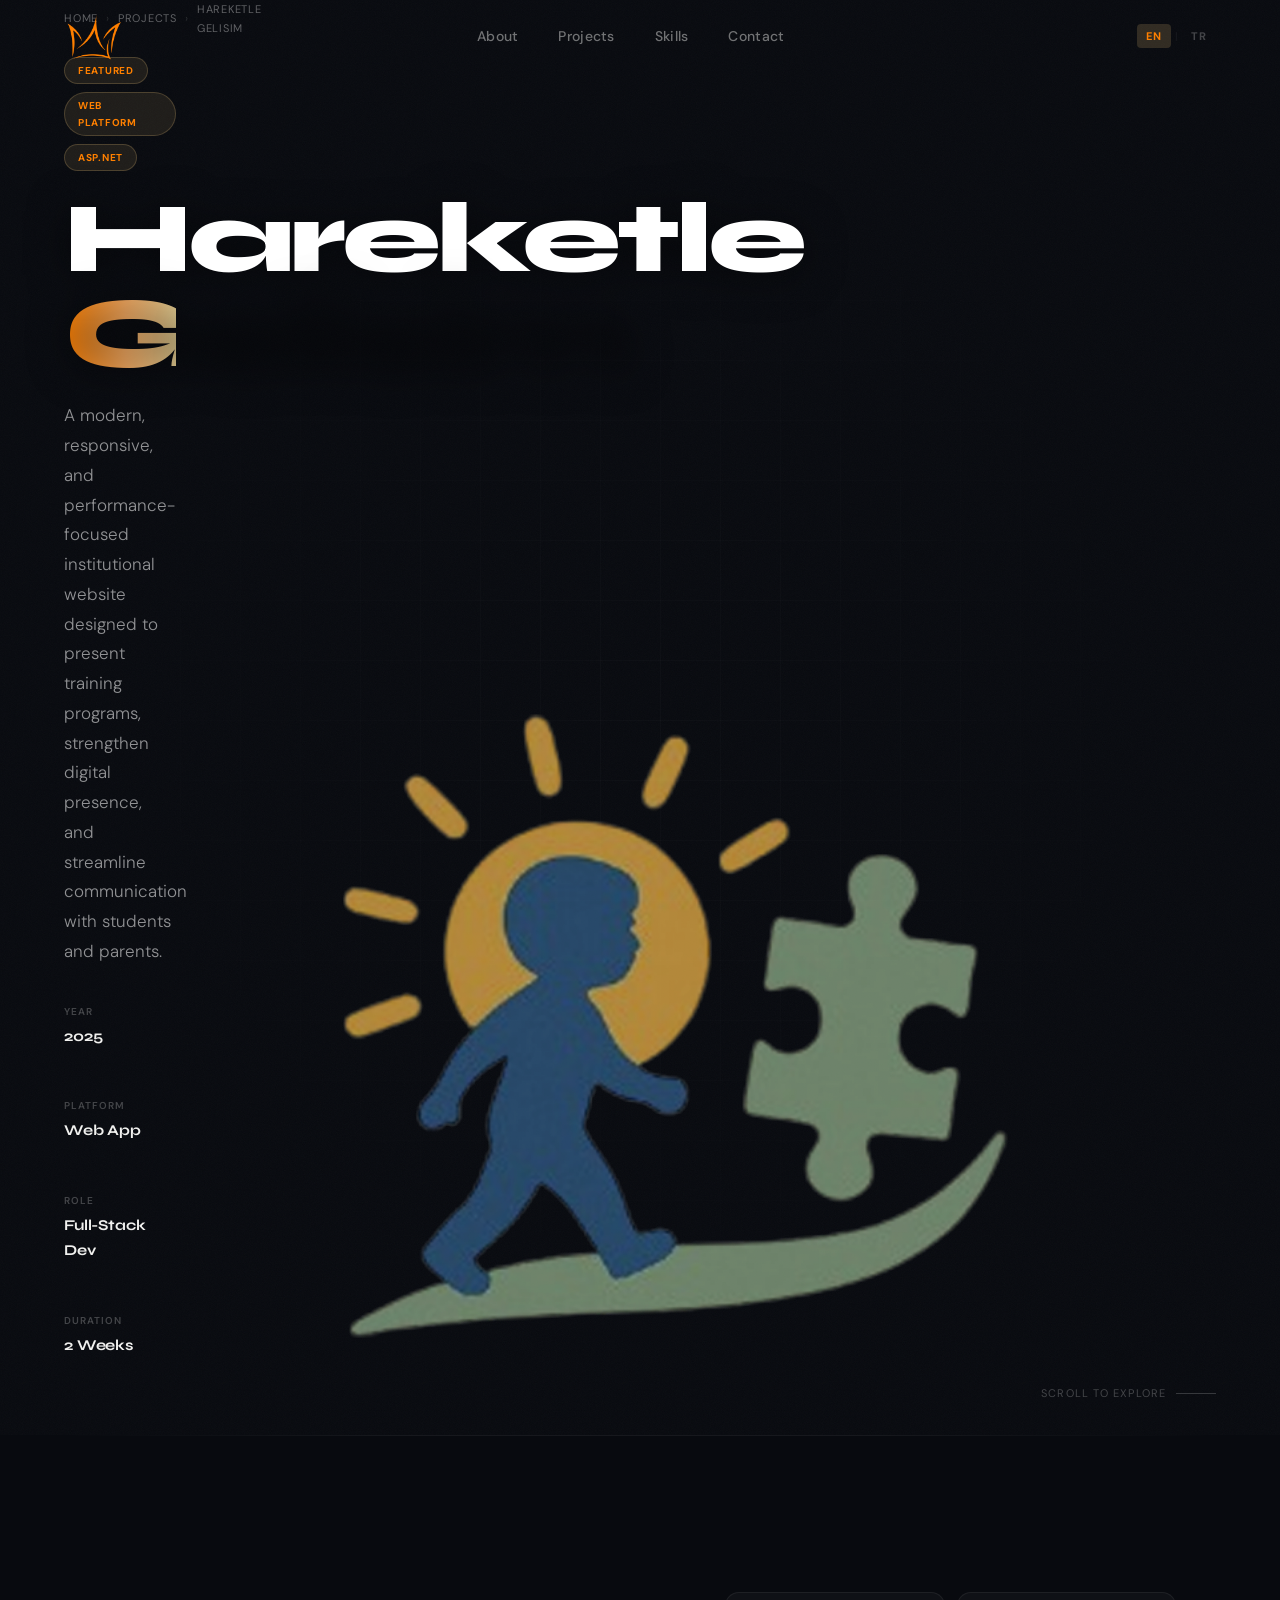
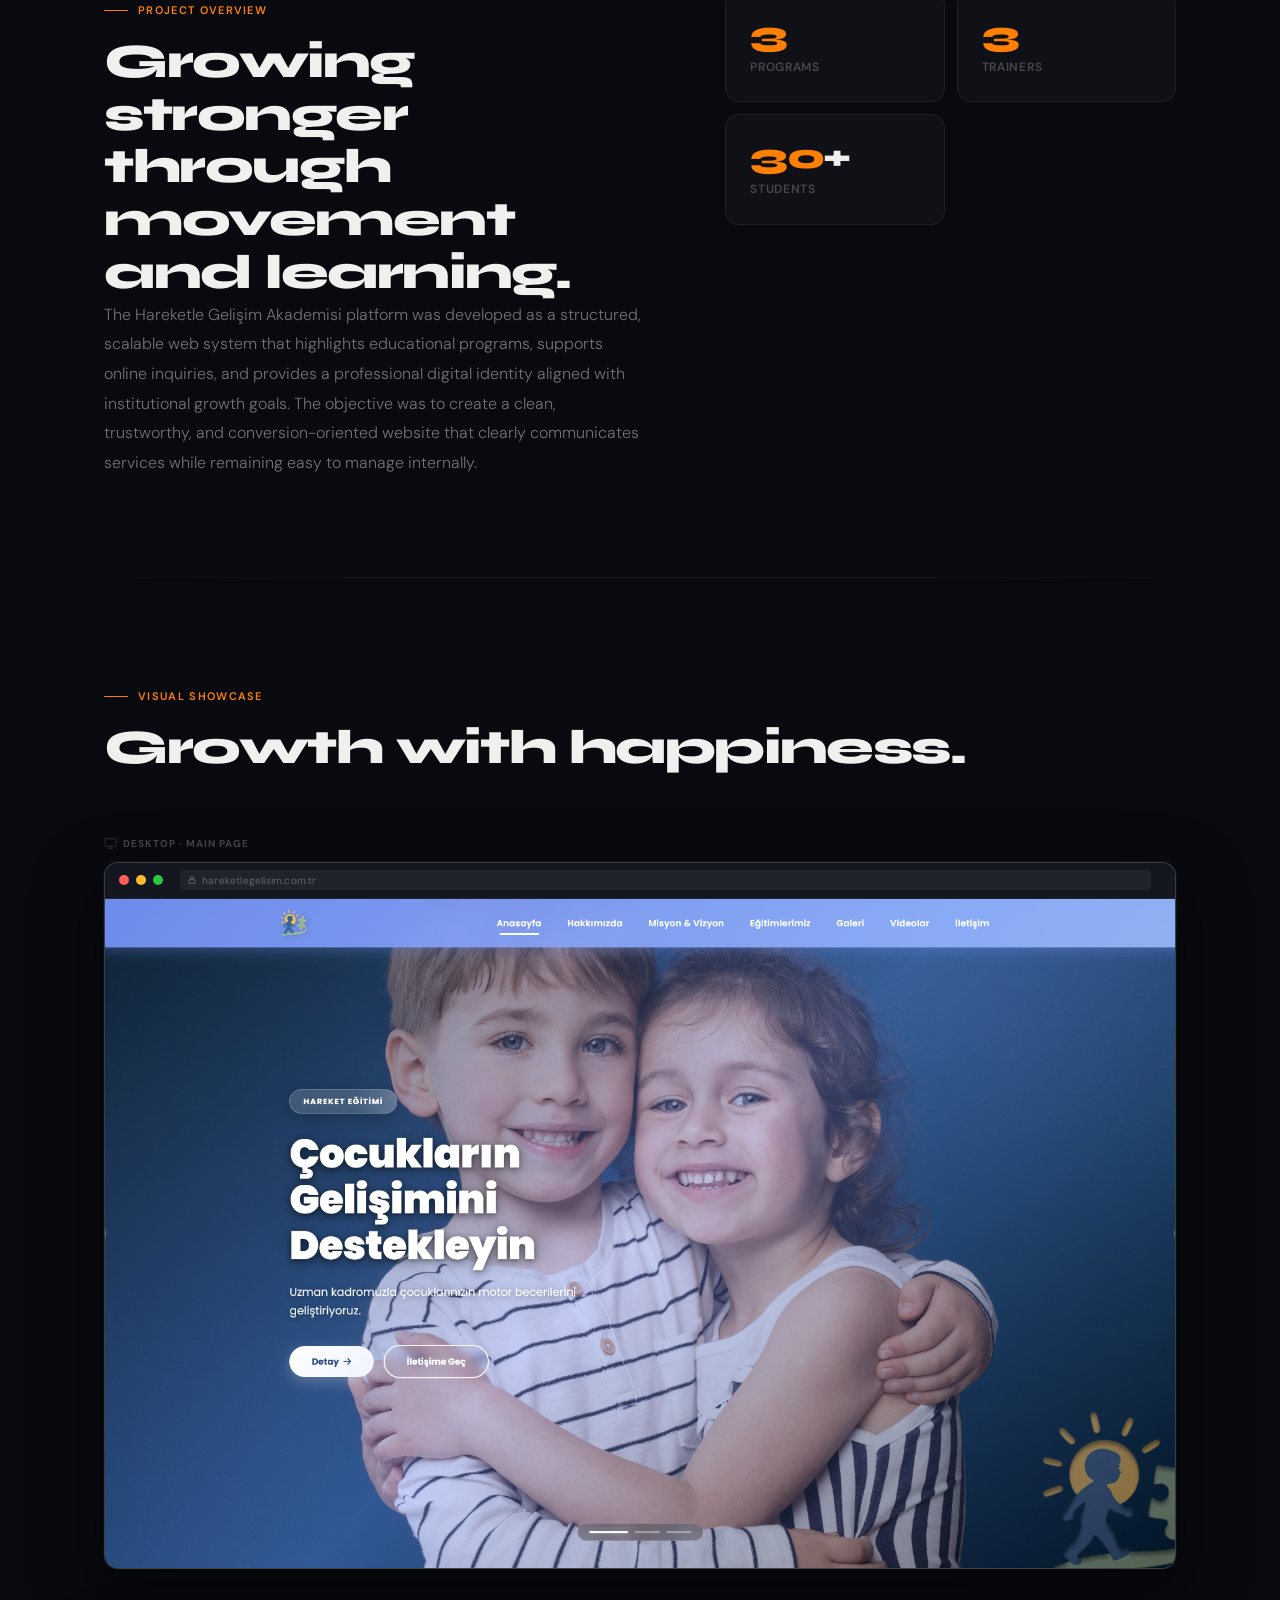
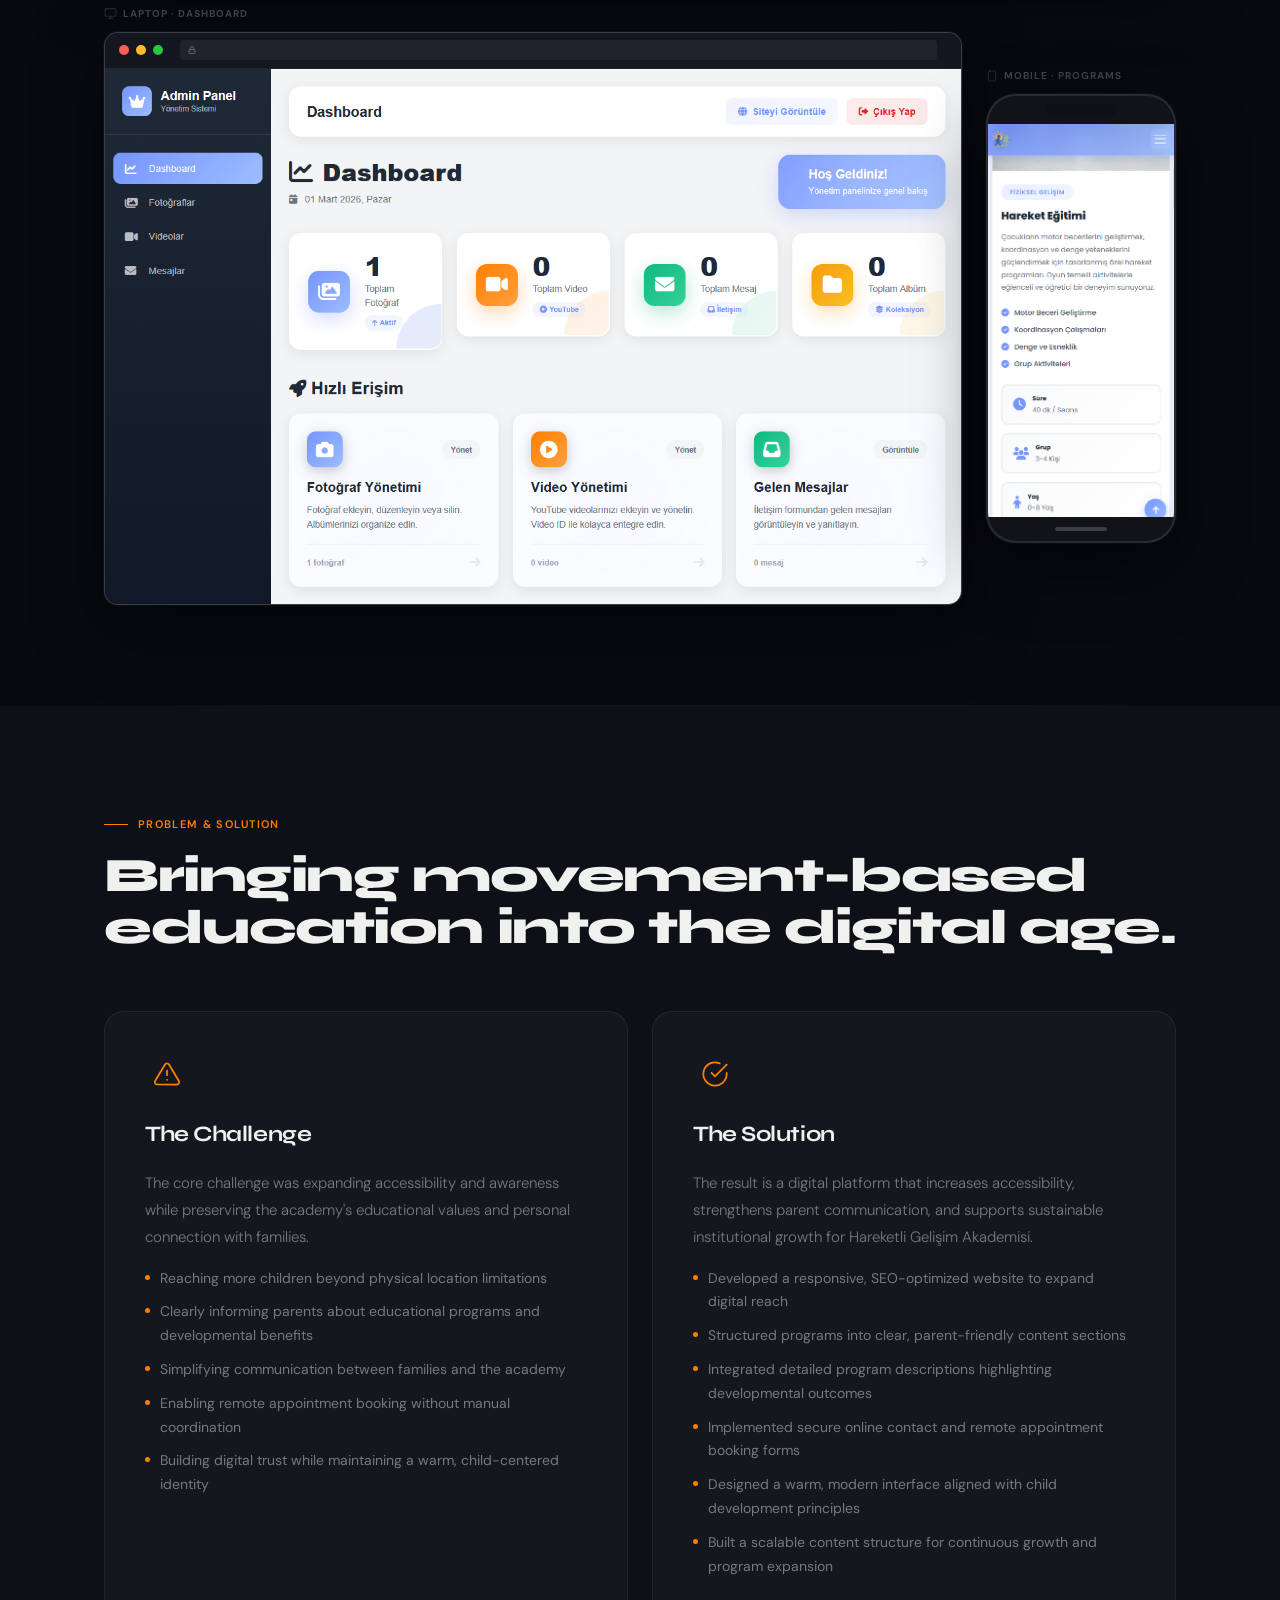
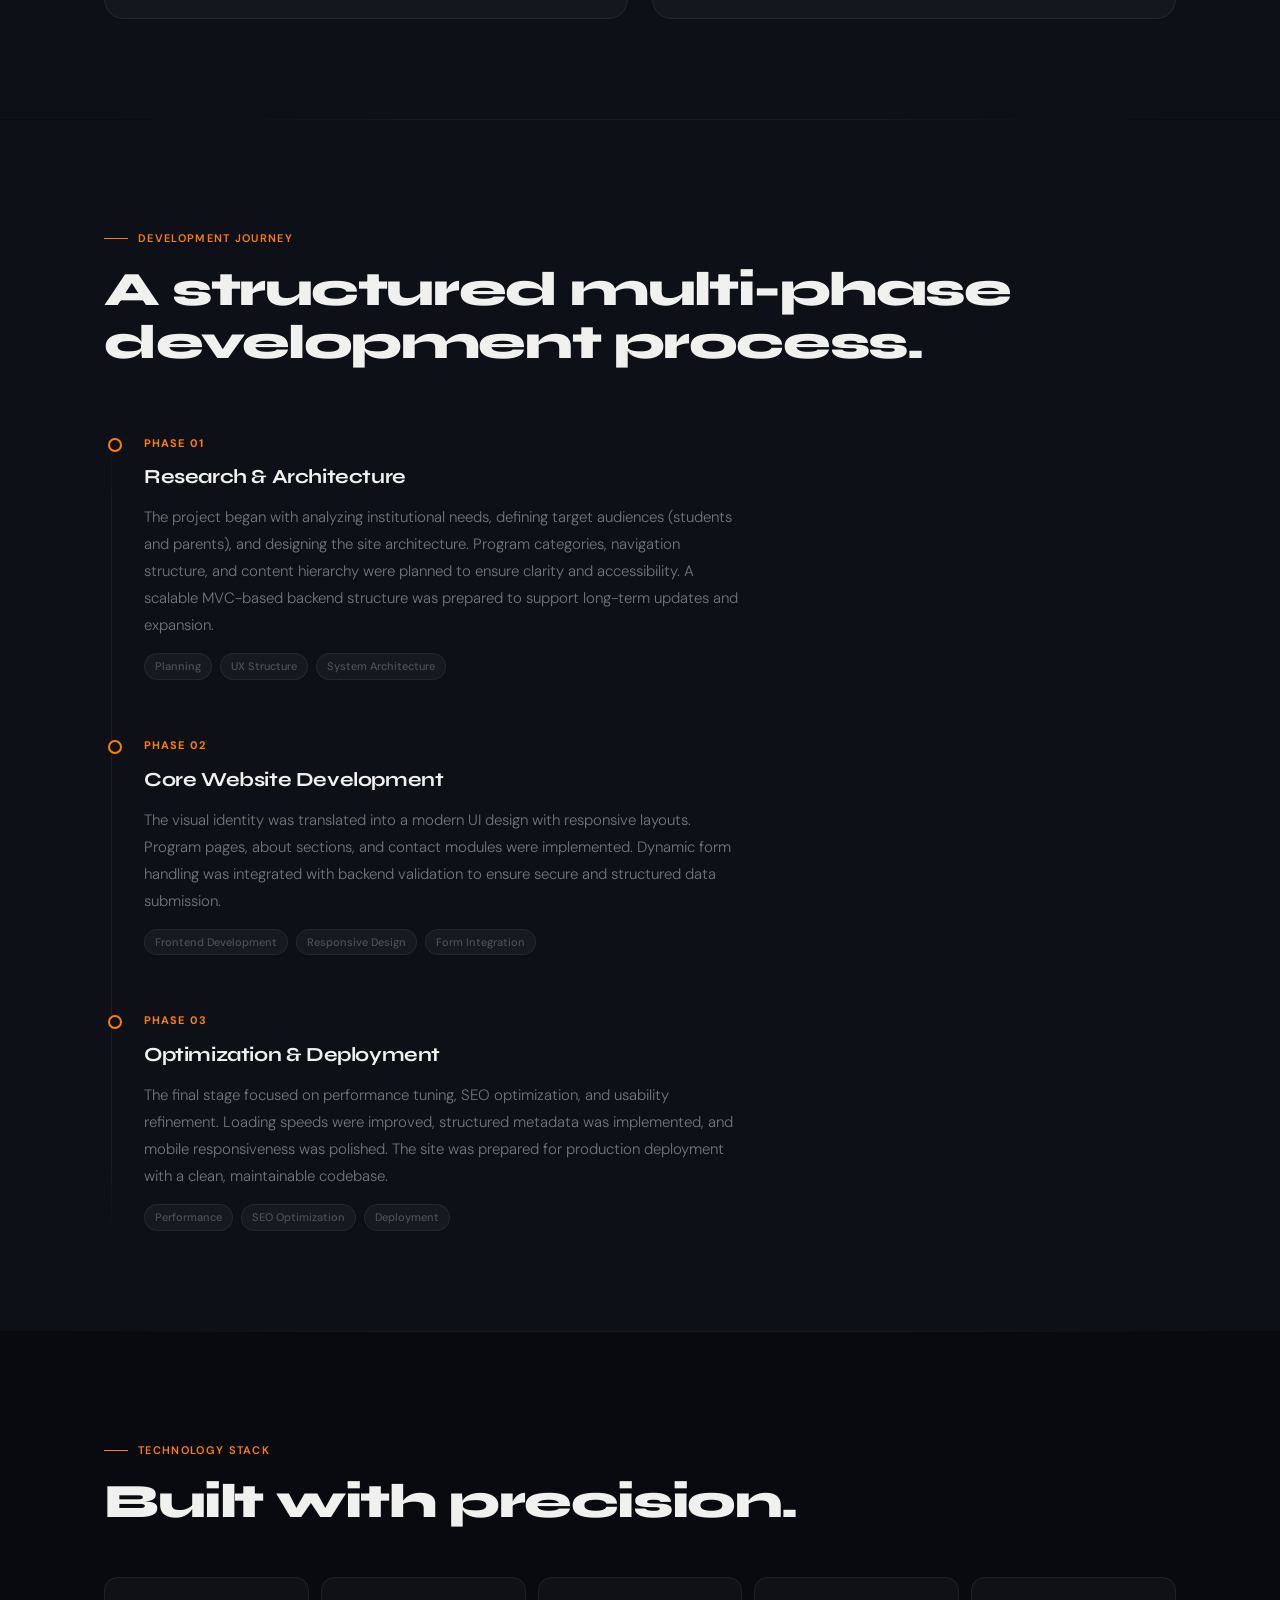
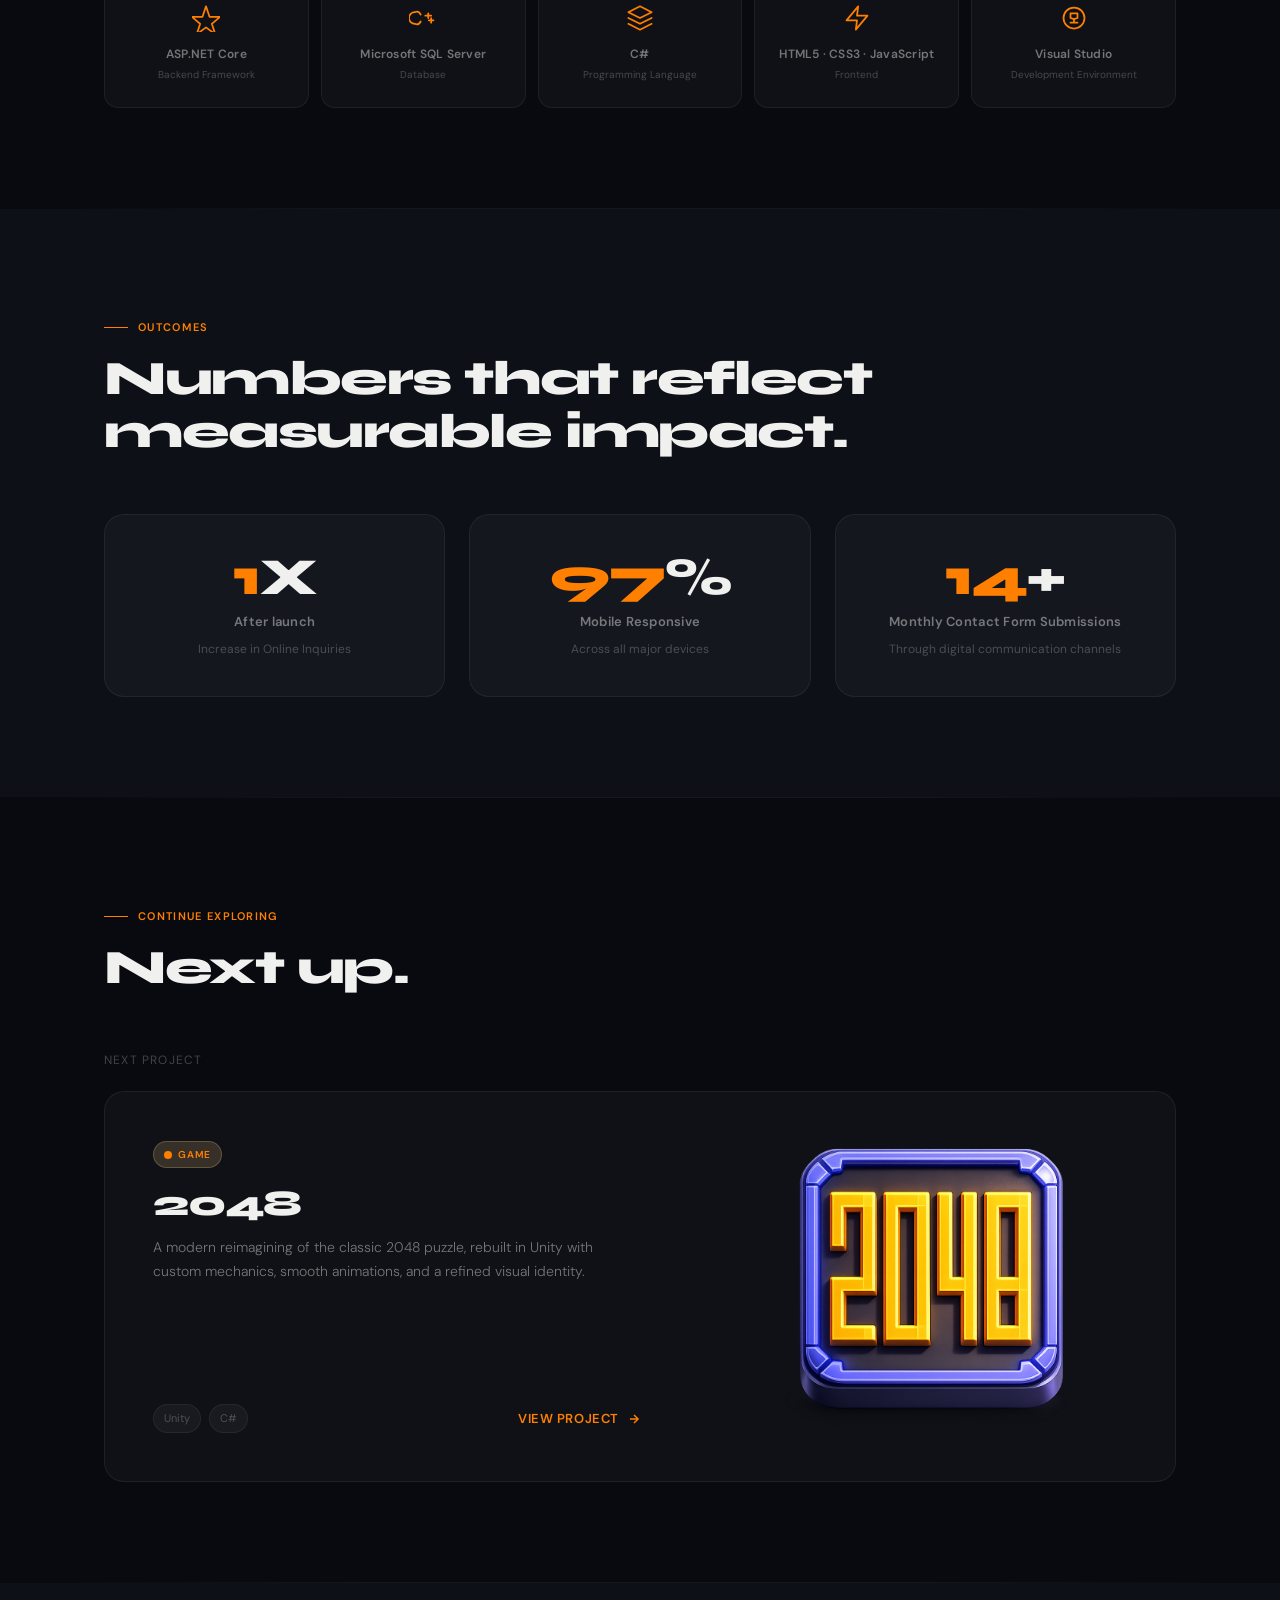
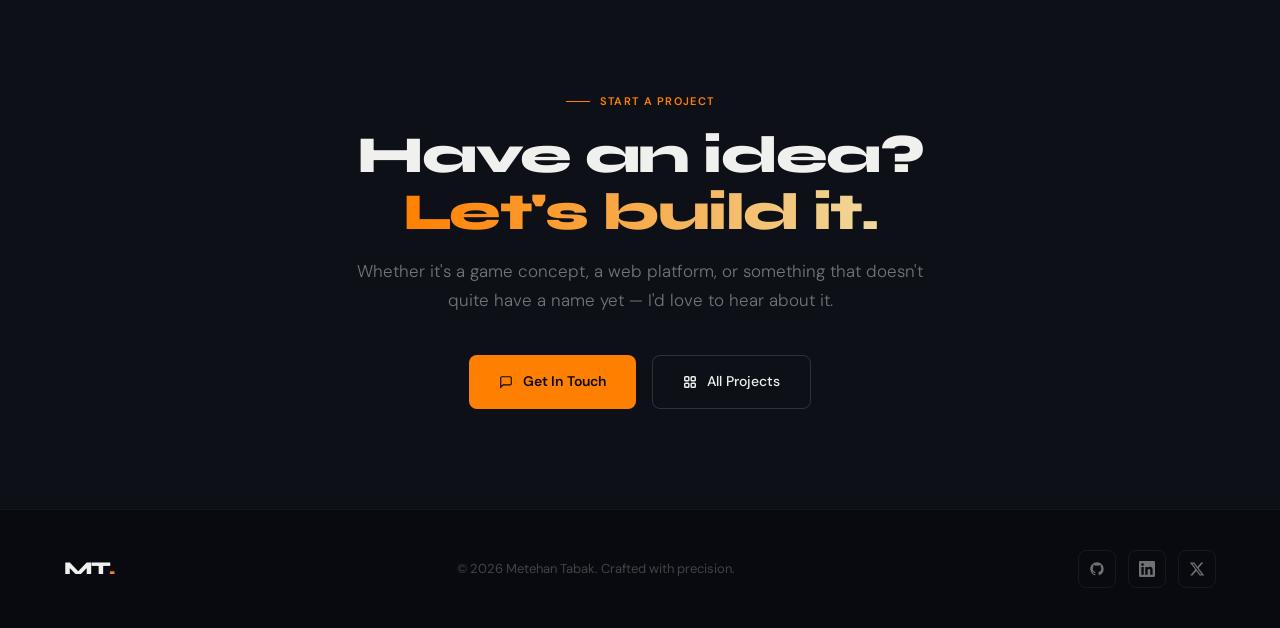
<file: HareketleGelisim.html>
<!DOCTYPE html>
<html lang="en">
<head>
  <meta charset="UTF-8">
  <meta name="viewport" content="width=device-width, initial-scale=1.0">
  <title>Hareketle Gelisim — Metehan Tabak</title>
  <link rel="preconnect" href="https://fonts.googleapis.com">
  <link rel="preconnect" href="https://fonts.gstatic.com" crossorigin>
  <link href="https://fonts.googleapis.com/css2?family=Syne:wght@400;500;600;700;800&family=DM+Sans:ital,opsz,wght@0,9..40,300;0,9..40,400;0,9..40,500;1,9..40,300&display=swap" rel="stylesheet">
  <link rel="stylesheet" href="assets/css/MobileNav.css">
  <style>
    *, *::before, *::after { margin: 0; padding: 0; box-sizing: border-box; }
    :root {
      --bg: #080a0f;
      --bg2: #0d1017;
      --surface: rgba(255,255,255,0.03);
      --surface-hover: rgba(255,255,255,0.06);
      --border: rgba(255,255,255,0.06);
      --border-hover: rgba(255,255,255,0.14);
      --accent: #ff8000;
      --accent2: #FFB266;
      --accent-glow: rgba(232,192,122,0.18);
      --accent-glow-strong: rgba(232,192,122,0.35);
      --text: #f0f0ee;
      --text-muted: rgba(240,240,238,0.45);
      --text-dim: rgba(240,240,238,0.25);
      --font-display: 'Syne', sans-serif;
      --font-body: 'DM Sans', sans-serif;
    }
    html { scroll-behavior: smooth; }
    body { background: var(--bg); color: var(--text); font-family: var(--font-body); font-size: 16px; line-height: 1.7; overflow-x: hidden; cursor: none; }

    body, * { cursor: none !important; }

    /* ── CUSTOM CURSOR ── */
    #cursor {
      position: fixed;
      top: 0; left: 0;
      width: 12px; height: 12px;
      background: var(--accent);
      border-radius: 50%;
      pointer-events: none;
      z-index: 9999;
      transform: translate(-50%, -50%);
      transition: width .2s, height .2s, background .2s, opacity .3s;
      mix-blend-mode: normal;
      opacity: 0;
    }
    #cursor-ring {
      position: fixed;
      top: 0; left: 0;
      width: 36px; height: 36px;
      border: 1.5px solid rgba(232,192,122,0.5);
      border-radius: 50%;
      pointer-events: none;
      z-index: 9998;
      transform: translate(-50%, -50%);
      transition: all .08s linear, opacity .3s;
      opacity: 0;
    }

    /* PRELOADER */
    #preloader { position: fixed; inset: 0; background: var(--bg); z-index: 99999; display: flex; align-items: center; justify-content: center; flex-direction: column; gap: 24px; transition: opacity .6s ease, visibility .6s ease; }
    #preloader.hidden { opacity: 0; visibility: hidden; }
    .preloader-logo { font-family: var(--font-display); font-size: 40px; font-weight: 800; letter-spacing: -0.03em; color: var(--text); }
    .preloader-logo span { color: var(--accent); }
    .preloader-bar-wrap { width: 200px; height: 2px; background: rgba(255,255,255,0.08); border-radius: 2px; overflow: hidden; }
    .preloader-bar { height: 100%; background: linear-gradient(90deg, var(--accent2), var(--accent)); width: 0%; animation: preload 1.4s cubic-bezier(.4,0,.2,1) forwards; }
    @keyframes preload { 0%{width:0%} 40%{width:60%} 80%{width:88%} 100%{width:100%} }

    /* NAV */
    nav { position: fixed; top: 0; left: 0; right: 0; z-index: 1000; padding: 0 clamp(24px,5vw,80px); height: 72px; display: flex; align-items: center; gap: 24px; transition: background .4s, backdrop-filter .4s; }
    nav.scrolled { background: rgba(8,10,15,0.85); backdrop-filter: blur(20px); border-bottom: 1px solid var(--border); }
    .nav-logo { text-decoration: none; flex: 0 0 auto; display: flex; align-items: center; }
    .nav-logo-img { height: 60px; width: auto; display: block; object-fit: contain; filter: brightness(1); transition: opacity .25s; }
    .nav-logo:hover .nav-logo-img { opacity: 0.8; }
    .nav-links { display: flex; align-items: center; gap: 40px; list-style: none; }
    .nav-links a { font-size: 14px; font-weight: 500; color: var(--text-muted); text-decoration: none; letter-spacing: 0.02em; transition: color .25s; position: relative; }
    .nav-links a::after { content:''; position:absolute; bottom:-4px; left:0; width:0; height:1px; background:var(--accent); transition:width .3s cubic-bezier(.4,0,.2,1); }
    .nav-links a:hover { color: var(--text); }
    .nav-links a:hover::after { width: 100%; }
    .hamburger { display: none; flex-direction: column; gap: 5px; background: none; border: none; padding: 4px; }
    .hamburger span { display: block; width: 22px; height: 1.5px; background: var(--text); border-radius: 2px; }

    /* ══ HERO ══ */
    #hero {
      position: relative;
      min-height: 92vh;
      display: flex;
      flex-direction: column;
      justify-content: flex-end;
      overflow: hidden;
    }

    /* subtle dark base */
    .hero-art {
      position: absolute; inset: 0; z-index: 0;
    }
    .hero-art::before {
      content: ''; position: absolute; inset: 0; z-index: 1; pointer-events: none;
      background:
        radial-gradient(ellipse 110% 70% at 50% 0%,   rgba(8,10,15,0.55) 0%, transparent 60%),
        radial-gradient(ellipse 100% 50% at 50% 100%,  rgba(8,10,15,0.95) 0%, rgba(8,10,15,0.6) 40%, transparent 70%);
    }
    .hero-art::after {
      content: ''; position: absolute; inset: 0; z-index: 2; pointer-events: none;
      background: linear-gradient(to top,
        var(--bg) 0%, rgba(8,10,15,0.96) 12%, rgba(8,10,15,0.80) 25%,
        rgba(8,10,15,0.45) 45%, rgba(8,10,15,0.15) 65%, transparent 80%);
    }
    .hero-noise { position: absolute; inset: 0; z-index: 3;
      background-image: url("data:image/svg+xml,%3Csvg viewBox='0 0 256 256' xmlns='http://www.w3.org/2000/svg'%3E%3Cfilter id='n'%3E%3CfeTurbulence type='fractalNoise' baseFrequency='0.9' numOctaves='4' stitchTiles='stitch'/%3E%3C/filter%3E%3Crect width='100%25' height='100%25' filter='url(%23n)' opacity='0.03'/%3E%3C/svg%3E");
      background-size: 200px; pointer-events: none; }
    .hero-grid { position: absolute; inset: 0; z-index: 3;
      background-image: linear-gradient(rgba(255,255,255,0.018) 1px, transparent 1px),
                        linear-gradient(90deg, rgba(255,255,255,0.018) 1px, transparent 1px);
      background-size: 60px 60px;
      mask-image: radial-gradient(ellipse 70% 70% at 50% 50%, black 0%, transparent 75%);
      pointer-events: none; }

    /* content strip — flex row: text left, logo right */
    .hero-content {
      position: relative; z-index: 10; width: 100%;
      padding: 0 clamp(28px,5vw,88px) clamp(52px,6vw,88px);
      opacity: 0; animation: fadeUp .9s ease .25s forwards;
      display: flex;
      align-items: flex-end;
      justify-content: space-between;
      gap: 0;
      overflow: visible;
    }
    /* text sits on top of the logo bleed */
    .hero-text {
      flex: 1; min-width: 0;
      position: relative; z-index: 2;
    }

    /* ── PARALLAX LOGO IMG ── */
    #heroLogoImg {
      flex-shrink: 0;
      width: clamp(1000px, 52vw, 720px);
      height: clamp(420px, 52vw, 720px);
      object-fit: contain;
      display: block;
      margin-right: 40px;
      opacity: 0;
      will-change: transform;
      position: relative; z-index: 1;
      transition: opacity 0.7s ease;
      pointer-events: none;
    }
    #heroLogoImg.loaded { opacity: 0.65; }
    @media (max-width: 768px) { #heroLogoImg { display: none; } }
    .hero-breadcrumb {
      display: flex; align-items: center; gap: 8px;
      font-size: 11px; color: rgba(255,255,255,.35);
      letter-spacing: 0.07em; text-transform: uppercase;
      margin-bottom: 20px;
    }
    .hero-breadcrumb a { color: rgba(255,255,255,.35); text-decoration: none; transition: color .2s; }
    .hero-breadcrumb a:hover { color: var(--accent); }
    .hero-breadcrumb-sep { opacity: .4; }
    .hero-tags {
      display: flex; gap: 8px; flex-wrap: wrap;
      margin-bottom: 20px;
    }
    .hero-tag {
      padding: 4px 13px;
      background: rgba(232,192,122,0.1);
      border: 1px solid rgba(232,192,122,0.22);
      border-radius: 100px;
      font-size: 10px; font-weight: 700;
      color: var(--accent);
      letter-spacing: 0.07em; text-transform: uppercase;
    }
    h1.hero-title {
      font-family: var(--font-display);
      font-size: clamp(40px, 8vw, 100px);
      font-weight: 800; line-height: .95;
      letter-spacing: -0.04em; color: #fff;
      margin-bottom: 20px;
      text-shadow: 0 4px 40px rgba(0,0,0,.5);
    }
    h1.hero-title span {
      display: block;
      background: linear-gradient(90deg, var(--accent) 0%, var(--accent2) 55%, #f0d89a 100% );
      -webkit-background-clip: text; -webkit-text-fill-color: transparent; background-clip: text;
    }
    .hero-desc {
      font-size: clamp(14px, 1.6vw, 17px);
      color: rgba(255,255,255,.55);
      max-width: 560px; line-height: 1.75;
      font-weight: 300; margin-bottom: 36px;
    }
    .hero-meta { display: flex; gap: 48px; flex-wrap: wrap; }
    .meta-label { font-size: 10px; letter-spacing: 0.1em; text-transform: uppercase; color: var(--text-dim); font-weight: 600; margin-bottom: 4px; }
    .meta-value { font-family: var(--font-display); font-size: 15px; font-weight: 700; color: var(--text); letter-spacing: -0.01em; }
    .hero-scroll { position: absolute; bottom: 32px; right: clamp(24px,5vw,80px); display: flex; align-items: center; gap: 10px; font-size: 11px; letter-spacing: 0.1em; text-transform: uppercase; color: var(--text-dim); opacity: 0; animation: fadeUp .8s ease 1s forwards; }
    .scroll-line { width: 40px; height: 1px; background: rgba(255,255,255,.18); overflow: hidden; position: relative; }
    .scroll-line::after { content:''; position:absolute; left:-100%; top:0; width:100%; height:100%; background:var(--accent); animation: lineSlide 2.2s ease 1.8s infinite; }
    @keyframes lineSlide { 0%{left:-100%} 50%{left:0%} 100%{left:100%} }
    @keyframes fadeUp { from{opacity:0;transform:translateY(28px)} to{opacity:1;transform:translateY(0)} }

    /* ══ STICKY PROJECT BAR ══ */
    #project-bar {
      position: fixed;
      top: 72px; left: 0; right: 0;
      height: 52px;
      z-index: 900;
      display: flex;
      align-items: center;
      padding: 0 clamp(20px,4vw,72px);
      background: rgba(8,10,15,0.94);
      backdrop-filter: blur(24px);
      -webkit-backdrop-filter: blur(24px);
      border-bottom: 1px solid rgba(255,255,255,0.06);
      /* Tamamen viewport dışına çek */
      transform: translateY(calc(-100% - 72px));
      opacity: 0;
      transition: transform 0.42s cubic-bezier(.4,0,.2,1), opacity 0.38s ease;
      pointer-events: none;
    }
    #project-bar.visible {
      transform: translateY(0);
      opacity: 1;
      pointer-events: all;
    }

    /* Scroll progress bar */
    #project-bar::after {
      content: '';
      position: absolute;
      bottom: 0; left: 0;
      height: 2px;
      width: var(--scroll-pct, 0%);
      background: linear-gradient(90deg, var(--accent2), var(--accent));
      transition: width 0.1s linear;
      border-radius: 0 2px 2px 0;
    }

    .pbar-left {
      display: flex; align-items: center; gap: 10px;
      flex: 0 0 auto; min-width: 0;
    }
    .pbar-logo { width: 26px; height: 26px; object-fit: contain; border-radius: 6px; opacity: 0.85; }
    .pbar-divider { width: 1px; height: 18px; background: rgba(255,255,255,0.1); flex-shrink: 0; }
    .pbar-name { font-family: var(--font-display); font-size: 13px; font-weight: 700; color: var(--text); letter-spacing: -0.02em; white-space: nowrap; }

    /* ── CENTERED pbar-nav ── */
    .pbar-nav-wrap {
      position: absolute;
      top: 0; bottom: 0;
      left: 50%;
      transform: translateX(-50%);
      display: flex;
      align-items: center;
    }
    .pbar-nav {
      display: flex;
      align-items: center;
      gap: 2px;
      height: 100%;
    }
    .pbar-btn {
      display: flex; align-items: center; gap: 6px;
      padding: 5px 11px; border-radius: 7px;
      color: rgba(255,255,255,0.4);
      text-decoration: none; font-size: 11.5px; font-weight: 600;
      letter-spacing: 0.01em; white-space: nowrap;
      transition: color .22s, background .22s;
      border: none; background: transparent;
      position: relative;
    }
    .pbar-btn::after {
      content: '';
      position: absolute;
      bottom: -1px; left: 50%;
      transform: translateX(-50%) scaleX(0);
      width: 60%; height: 2px;
      background: var(--accent);
      border-radius: 2px 2px 0 0;
      transition: transform .25s cubic-bezier(.4,0,.2,1), opacity .25s;
      opacity: 0;
    }
    .pbar-btn svg { flex-shrink: 0; opacity: 0.6; transition: opacity .22s, color .22s; }
    .pbar-btn:hover { color: var(--text); background: rgba(255,255,255,0.05); }
    .pbar-btn:hover svg { opacity: 1; }
    .pbar-btn.active { color: var(--accent); }
    .pbar-btn.active::after { transform: translateX(-50%) scaleX(1); opacity: 1; }
    .pbar-btn.active svg { opacity: 1; color: var(--accent); }

    /* Mirror of pbar-left — nav'ı gerçekten ortalar */
    .pbar-right { flex: 0 0 auto; visibility: hidden; display: flex; align-items: center; gap: 10px; }
    .pbar-right .pbar-logo { width: 26px; height: 26px; }
    .pbar-right .pbar-divider { width: 1px; height: 18px; }
    .pbar-right .pbar-name { font-size: 13px; }

    /* DIVIDER */
    .section-divider { height: 1px; background: linear-gradient(90deg, transparent, var(--border) 30%, var(--border) 70%, transparent); margin: 0 clamp(24px,5vw,80px); }

    /* SECTION BASE */
    .section-wrap { max-width: 1200px; margin: 0 auto; padding: 100px clamp(24px,5vw,80px); }
    .section-label { display: inline-flex; align-items: center; gap: 10px; font-size: 11px; letter-spacing: 0.12em; text-transform: uppercase; color: var(--accent); font-weight: 600; margin-bottom: 16px; }
    .section-label::before { content:''; display:block; width:24px; height:1px; background:var(--accent); }
    .section-title { font-family: var(--font-display); font-size: clamp(28px,4.5vw,48px); font-weight: 800; letter-spacing: -0.03em; line-height: 1.1; color: var(--text); }
    .section-desc { font-size: 17px; color: var(--text-muted); margin-top: 16px; font-weight: 300; line-height: 1.8; }

    /* REVEAL */
    .reveal { opacity: 0; transform: translateY(32px); transition: opacity .8s cubic-bezier(.4,0,.2,1), transform .8s cubic-bezier(.4,0,.2,1); }
    .reveal.visible { opacity: 1; transform: translateY(0); }
    .reveal-delay-1 { transition-delay: .1s; }
    .reveal-delay-2 { transition-delay: .2s; }
    .reveal-delay-3 { transition-delay: .3s; }
    .reveal-delay-4 { transition-delay: .4s; }

    /* OVERVIEW */
    #overview { background: var(--bg); }
    .overview-grid { display: grid; grid-template-columns: 1.2fr 1fr; gap: 80px; align-items: start; margin-top: 56px; }
    .overview-body { font-size: 16px; color: var(--text-muted); line-height: 1.85; font-weight: 300; }
    .overview-body p + p { margin-top: 18px; }
    .overview-body strong { color: var(--text); font-weight: 500; }
    .overview-stats { display: flex; flex-direction: column; gap: 2px; }
    .stat-card { padding: 24px; background: var(--surface); border: 1px solid var(--border); border-radius: 14px; transition: all .3s; }
    .stat-card:hover { background: var(--surface-hover); border-color: var(--border-hover); transform: translateX(4px); }
    .stat-card-num { font-family: var(--font-display); font-size: 36px; font-weight: 800; letter-spacing: -0.04em; color: var(--text); line-height: 1; }
    .stat-card-num span { color: var(--accent); }
    .stat-card-label { font-size: 12px; letter-spacing: 0.06em; text-transform: uppercase; color: var(--text-dim); margin-top: 4px; font-weight: 600; }
    .stat-row { display: grid; grid-template-columns: 1fr 1fr; gap: 12px; }

    /* CHALLENGE / SOLUTION */
    #challenge { background: var(--bg2); }
    .cs-grid { display: grid; grid-template-columns: 1fr 1fr; gap: 24px; margin-top: 56px; }
    .cs-card { padding: 40px; background: var(--surface); border: 1px solid var(--border); border-radius: 20px; transition: all .4s; }
    .cs-card:hover { background: var(--surface-hover); border-color: var(--border-hover); transform: translateY(-4px); }
    .cs-icon { width: 44px; height: 44px; display: flex; align-items: center; justify-content: center; color: var(--accent); margin-bottom: 20px; }
    .cs-title { font-family: var(--font-display); font-size: 22px; font-weight: 700; color: var(--text); letter-spacing: -0.02em; margin-bottom: 16px; }
    .cs-body { font-size: 15px; color: var(--text-muted); line-height: 1.8; font-weight: 300; }
    .cs-list { margin-top: 16px; display: flex; flex-direction: column; gap: 10px; }
    .cs-item { display: flex; align-items: flex-start; gap: 10px; font-size: 14px; color: var(--text-muted); }
    .cs-item::before { content:''; display:block; width:5px; height:5px; border-radius:50%; background:var(--accent); margin-top:8px; flex-shrink:0; }

        /* GALLERY */
    #gallery { background: var(--bg); }

    /* ── Gallery Layout ── */
    .gallery-showcase { display: flex; flex-direction: column; gap: 32px; margin-top: 56px; }

    /* Row wrappers */
    .gallery-row { display: flex; gap: 24px; align-items: stretch; }

    /* ── DEVICE LABEL ── */
    .device-label {
      display: inline-flex; align-items: center; gap: 6px;
      font-size: 10px; font-weight: 700; letter-spacing: 0.1em; text-transform: uppercase;
      color: var(--text-dim); margin-bottom: 10px;
    }
    .device-label svg { opacity: .55; }

    /* ── DESKTOP FRAME ── */
    .device-desktop {
      flex: 1; min-width: 0;
      transition: transform .4s cubic-bezier(.4,0,.2,1);
    }
    .device-desktop:hover { transform: translateY(-5px); }

    .browser-frame {
      border-radius: 14px; overflow: hidden;
      border: 1px solid var(--border-hover);
      background: #1a1d24;
      box-shadow: 0 24px 64px rgba(0,0,0,0.55), 0 0 0 1px rgba(255,255,255,0.04);
      transition: box-shadow .4s, border-color .4s;
    }
    .device-desktop:hover .browser-frame {
      box-shadow: 0 32px 80px rgba(0,0,0,0.65), 0 0 0 1px rgba(232,192,122,0.14);
      border-color: rgba(232,192,122,0.2);
    }
    .browser-bar {
      height: 36px; background: #141720;
      border-bottom: 1px solid rgba(255,255,255,0.06);
      display: flex; align-items: center; padding: 0 14px; gap: 7px; flex-shrink: 0;
    }
    .browser-dot {
      width: 10px; height: 10px; border-radius: 50%; flex-shrink: 0;
    }
    .browser-dot:nth-child(1) { background: #ff5f57; }
    .browser-dot:nth-child(2) { background: #febc2e; }
    .browser-dot:nth-child(3) { background: #28c840; }
    .browser-url {
      flex: 1; height: 20px; background: rgba(255,255,255,0.05);
      border-radius: 4px; margin: 0 10px; display: flex; align-items: center;
      padding: 0 8px; gap: 6px;
    }
    .browser-url-lock { width: 8px; height: 8px; opacity: .4; }
    .browser-url-text {
      font-size: 10px; color: rgba(255,255,255,0.3); letter-spacing: 0.02em;
      white-space: nowrap; overflow: hidden; text-overflow: ellipsis;
    }
    .browser-screen {
      width: 100%; aspect-ratio: 16/10; overflow: hidden;
      position: relative; display: block;
    }
    .browser-screen img {
      width: 100%; height: 100%; object-fit: cover; object-position: top center;
      display: block; transition: transform .6s cubic-bezier(.4,0,.2,1);
    }
    .device-desktop:hover .browser-screen img { transform: scale(1.03); }

    /* ── MOBILE FRAME ── */
    .device-mobile {
      flex: 0 0 auto; width: 190px;
      transition: transform .4s cubic-bezier(.4,0,.2,1);
    }
    .device-mobile:hover { transform: translateY(-5px); }

    .phone-frame {
      border-radius: 30px; overflow: hidden;
      border: 2px solid rgba(255,255,255,0.1);
      background: #111318;
      box-shadow: 0 24px 64px rgba(0,0,0,0.6), inset 0 1px 0 rgba(255,255,255,0.08), 0 0 0 1px rgba(255,255,255,0.04);
      transition: box-shadow .4s, border-color .4s;
      position: relative;
    }
    .device-mobile:hover .phone-frame {
      box-shadow: 0 32px 80px rgba(0,0,0,0.7), inset 0 1px 0 rgba(255,255,255,0.1), 0 0 0 1px rgba(232,192,122,0.18);
      border-color: rgba(232,192,122,0.25);
    }
    .phone-notch {
      height: 28px; background: #111318;
      display: flex; align-items: center; justify-content: center;
      position: relative; z-index: 2; flex-shrink: 0;
    }
    .phone-notch-pill {
      width: 72px; height: 12px; background: #0d1017; border-radius: 8px;
    }
    .phone-screen {
      width: 100%; aspect-ratio: 9/19; overflow: hidden; display: block;
      background: #0d1017;
    }
    .phone-screen img {
      width: 100%; height: 100%; object-fit: cover; object-position: top center;
      display: block; transition: transform .6s cubic-bezier(.4,0,.2,1);
    }
    .device-mobile:hover .phone-screen img { transform: scale(1.03); }
    .phone-home {
      height: 24px; display: flex; align-items: center; justify-content: center;
      flex-shrink: 0;
    }
    .phone-home-bar {
      width: 52px; height: 4px; border-radius: 3px; background: rgba(255,255,255,0.18);
    }

    @media (max-width: 900px) {
      .gallery-row { flex-direction: column; }
      .device-mobile { width: 100%; max-width: 220px; margin: 0 auto; }
    }
    @media (max-width: 560px) {
      .device-mobile { width: 180px; }
    }

    /* old classes kept for compatibility */
    .gallery-grid { display: none; }
    .gallery-item { display: none; }
    .gallery-caption { font-family: var(--font-display); font-size: 14px; font-weight: 700; color: var(--text); letter-spacing: -0.01em; }
    .gallery-sub { font-size: 12px; color: var(--text-dim); }
    /* PROCESS */
    #process { background: var(--bg2); }
    .process-timeline { position: relative; margin-top: 64px; padding-left: 40px; }
    .process-timeline::before { content:''; position:absolute; left:7px; top:0; bottom:0; width:1px; background:linear-gradient(to bottom, transparent, var(--border) 10%, var(--border) 90%, transparent); }
    .process-step { position: relative; padding-bottom: 56px; }
    .process-step:last-child { padding-bottom: 0; }
    .process-dot { position: absolute; left: -36px; top: 4px; width: 14px; height: 14px; border-radius: 50%; border: 2px solid var(--accent); background: var(--bg2); transition: all .3s; }
    .process-step:hover .process-dot { background: var(--accent); box-shadow: 0 0 16px var(--accent-glow); }
    .process-num { font-size: 11px; font-weight: 700; color: var(--accent); letter-spacing: 0.1em; text-transform: uppercase; margin-bottom: 8px; }
    .process-title { font-family: var(--font-display); font-size: 20px; font-weight: 700; color: var(--text); letter-spacing: -0.02em; margin-bottom: 10px; }
    .process-body { font-size: 15px; color: var(--text-muted); line-height: 1.8; font-weight: 300; max-width: 600px; }
    .process-tags { display: flex; gap: 8px; flex-wrap: wrap; margin-top: 14px; }
    .ptag { padding: 3px 10px; background: rgba(255,255,255,0.04); border: 1px solid var(--border); border-radius: 100px; font-size: 11px; color: var(--text-dim); font-weight: 500; }

    /* TECH */
    #tech { background: var(--bg); }
    .tech-grid { display: grid; grid-template-columns: repeat(5, 1fr); gap: 12px; margin-top: 48px; }
    .tech-item { padding: 24px 16px; background: var(--surface); border: 1px solid var(--border); border-radius: 14px; text-align: center; transition: all .3s cubic-bezier(.4,0,.2,1); display: flex; flex-direction: column; align-items: center; }
    .tech-item:hover { background: var(--surface-hover); border-color: rgba(232,192,122,0.25); transform: translateY(-4px); box-shadow: 0 8px 24px rgba(0,0,0,0.3), 0 0 0 1px rgba(232,192,122,0.1); }
    .tech-icon { width: 32px; height: 32px; display: flex; align-items: center; justify-content: center; color: var(--accent); margin: 0 auto 10px auto; }
    .tech-label { font-size: 12px; font-weight: 600; color: var(--text-muted); letter-spacing: 0.02em; }
    .tech-sub { font-size: 10px; color: var(--text-dim); margin-top: 2px; }

    /* RESULTS */
    #results { background: var(--bg2); }
    .results-grid { display: grid; grid-template-columns: repeat(3, 1fr); gap: 24px; margin-top: 56px; }
    .result-card { padding: 36px 32px; background: var(--surface); border: 1px solid var(--border); border-radius: 20px; text-align: center; transition: all .4s; position: relative; overflow: hidden; }
    .result-card::before { content:''; position:absolute; inset:0; background:radial-gradient(circle at 50% 0%, var(--accent-glow) 0%, transparent 70%); opacity:0; transition:opacity .4s; }
    .result-card:hover { background: var(--surface-hover); border-color: rgba(232,192,122,0.2); transform: translateY(-6px); box-shadow: 0 16px 48px rgba(0,0,0,0.4); }
    .result-card:hover::before { opacity: 1; }
    .result-num { font-family: var(--font-display); font-size: 52px; font-weight: 800; letter-spacing: -0.04em; color: var(--text); line-height: 1; position: relative; }
    .result-num span { color: var(--accent); }
    .result-label { font-size: 13px; font-weight: 600; color: var(--text-muted); margin-top: 8px; letter-spacing: 0.02em; position: relative; }
    .result-desc { font-size: 12px; color: var(--text-dim); margin-top: 6px; position: relative; }

    /* NEXT */
    #next { background: var(--bg); }
    .next-inner { margin-top: 56px; }
    .next-label { font-size: 12px; letter-spacing: 0.1em; text-transform: uppercase; color: var(--text-dim); margin-bottom: 20px; }
    .next-card { display: grid; grid-template-columns: 1.2fr 1fr; border: 1px solid var(--border); border-radius: 20px; overflow: hidden; transition: all .4s cubic-bezier(.4,0,.2,1); text-decoration: none; background: var(--surface); transform-style: preserve-3d; }
    .next-card:hover { border-color: rgba(232,192,122,0.25); background: var(--surface-hover); transform: perspective(1200px) translateY(-8px); box-shadow: 0 24px 80px rgba(0,0,0,0.5), 0 0 0 1px rgba(232,192,122,0.1); }
    .next-card-content { padding: 48px; display: flex; flex-direction: column; justify-content: space-between; }
    .next-card-top { }
    .next-card-badge { display: inline-flex; align-items: center; gap: 6px; padding: 4px 10px; background: var(--accent-glow); border: 1px solid rgba(232,192,122,0.25); border-radius: 100px; font-size: 10px; font-weight: 600; color: var(--accent); letter-spacing: 0.08em; text-transform: uppercase; margin-bottom: 16px; }
    .next-card-title { font-family: var(--font-display); font-size: clamp(22px,3.5vw,36px); font-weight: 800; color: var(--text); letter-spacing: -0.03em; line-height: 1.1; margin-bottom: 12px; }
    .next-card-desc { font-size: 14px; color: var(--text-muted); line-height: 1.7; font-weight: 300; }
    .next-card-bottom { margin-top: 32px; display: flex; align-items: center; justify-content: space-between; }
    .next-card-tags { display: flex; gap: 8px; flex-wrap: wrap; }
    .ntag { padding: 4px 10px; background: rgba(255,255,255,0.04); border: 1px solid var(--border); border-radius: 100px; font-size: 11px; color: var(--text-dim); }
    .ntags { display: flex; gap: 8px; flex-wrap: wrap; }
    .next-arrow { display: flex; align-items: center; gap: 8px; font-size: 13px; font-weight: 600; color: var(--accent); letter-spacing: 0.04em; text-transform: uppercase; transition: gap .2s; }
    .next-card:hover .next-arrow { gap: 14px; }
    .next-card-visual { display: flex; align-items: center; justify-content: center; font-size: 80px; position: relative; overflow: hidden; min-height: 240px; }
    .next-card-visual-emoji { transition: transform .5s cubic-bezier(.4,0,.2,1); }
    .next-card:hover .next-card-visual-emoji { transform: scale(1.1) rotate(-5deg); }
    .next-card-emoji { transition: transform .5s cubic-bezier(.4,0,.2,1); }
    .next-card:hover .next-card-emoji { transform: scale(1.1) rotate(-5deg); }
    .next-card-img { max-width: 80%; height: auto; object-fit: contain; transition: transform .5s cubic-bezier(.4,0,.2,1); }
    .next-card:hover .next-card-img { transform: scale(1.1); }

    /* CTA */
    #cta { background: var(--bg2); }
    .cta-inner { text-align: center; max-width: 600px; margin: 0 auto; }
    .cta-title { font-family: var(--font-display); font-size: clamp(28px,5vw,52px); font-weight: 800; letter-spacing: -0.03em; line-height: 1.1; color: var(--text); margin-bottom: 16px; }
    .cta-title span { background: linear-gradient(90deg, var(--accent) 0%, #f0d89a 100%); -webkit-background-clip: text; -webkit-text-fill-color: transparent; background-clip: text; }
    .cta-desc { font-size: 17px; color: var(--text-muted); line-height: 1.7; font-weight: 300; margin-bottom: 40px; }
    .cta-btns { display: flex; gap: 16px; justify-content: center; flex-wrap: wrap; }
    .btn-primary { display: inline-flex; align-items: center; gap: 10px; padding: 14px 30px; background: var(--accent); color: #080a0f; font-family: var(--font-body); font-size: 14px; font-weight: 600; letter-spacing: 0.01em; border-radius: 8px; border: none; text-decoration: none; transition: all .3s cubic-bezier(.4,0,.2,1); position: relative; overflow: hidden; }
    .btn-primary::before { content:''; position:absolute; inset:0; background:rgba(255,255,255,0.15); opacity:0; transition:opacity .3s; }
    .btn-primary:hover { transform: translateY(-2px); box-shadow: 0 8px 30px var(--accent-glow-strong); }
    .btn-primary:hover::before { opacity: 1; }
    .btn-secondary { display: inline-flex; align-items: center; gap: 10px; padding: 14px 30px; background: transparent; color: var(--text); font-family: var(--font-body); font-size: 14px; font-weight: 500; border-radius: 8px; border: 1px solid var(--border-hover); text-decoration: none; transition: all .3s; }
    .btn-secondary:hover { border-color: rgba(255,255,255,0.25); background: rgba(255,255,255,0.04); transform: translateY(-2px); }

    /* FOOTER */
    footer { border-top: 1px solid var(--border); padding: 40px clamp(24px,5vw,80px); display: flex; align-items: center; justify-content: space-between; flex-wrap: wrap; gap: 20px; }
    .footer-logo { font-family: var(--font-display); font-size: 18px; font-weight: 800; letter-spacing: -0.03em; color: var(--text); text-decoration: none; }
    .footer-logo span { color: var(--accent); }
    .footer-copy { font-size: 13px; color: var(--text-dim); }
    .footer-socials { display: flex; gap: 12px; }
    .social-btn { width: 38px; height: 38px; border: 1px solid var(--border); border-radius: 8px; display: flex; align-items: center; justify-content: center; color: var(--text-muted); text-decoration: none; font-size: 16px; transition: all .3s; }
    .social-btn:hover { border-color: var(--accent); color: var(--accent); background: var(--accent-glow); transform: translateY(-2px); }

    /* BACK TO TOP */
    #btt { position: fixed; bottom: 32px; right: 32px; width: 44px; height: 44px; background: var(--surface); border: 1px solid var(--border); border-radius: 10px; display: flex; align-items: center; justify-content: center; color: var(--text-muted); text-decoration: none; font-size: 18px; transition: all .3s; opacity: 0; pointer-events: none; z-index: 100; transform: translateY(10px); }
    #btt.visible { opacity: 1; pointer-events: all; transform: translateY(0); }
    #btt:hover { border-color: var(--accent); color: var(--accent); background: var(--accent-glow); }

    /* SCROLLBAR & SELECTION */
    ::-webkit-scrollbar { width: 4px; }
    ::-webkit-scrollbar-track { background: var(--bg); }
    ::-webkit-scrollbar-thumb { background: rgba(232,192,122,0.2); border-radius: 2px; }
    ::selection { background: rgba(232,192,122,0.2); color: var(--text); }

    /* RESPONSIVE */
    @media (max-width: 1024px) {
      .overview-grid { grid-template-columns: 1fr; gap: 48px; }
      .cs-grid { grid-template-columns: 1fr; }
      .gallery-grid { grid-template-columns: 1fr; }
      .gallery-item.tall { grid-row: span 1; }
      .gallery-item.wide { grid-column: span 1; }
      .tech-grid { grid-template-columns: repeat(4, 1fr); }
      .results-grid { grid-template-columns: 1fr 1fr; }
      .next-card { grid-template-columns: 1fr; }
      .next-card-visual { min-height: 160px; }
    }
    @media (max-width: 768px) {
      .nav-links { display: none; }
      .hamburger { display: flex; }
      .lang-switcher { display: flex; position: absolute; left: 50%; transform: translateX(-50%); }
      .gallery-grid { grid-template-columns: 1fr; }
      .tech-grid { grid-template-columns: repeat(3, 1fr); }
      .results-grid { grid-template-columns: 1fr; }
      .stat-row { grid-template-columns: 1fr; }
      .hero-meta { gap: 24px; }
      footer { flex-direction: column; align-items: flex-start; }
      .hero-right-img { display: none; }
      /* pbar: icon-only on mobile */
      .pbar-btn span { display: none; }
      .pbar-btn { padding: 7px 9px; gap: 0; }
      .pbar-btn svg { width: 16px; height: 16px; }
      .pbar-name { display: none; }
      .pbar-divider { display: none; }
      .pbar-right { display: none; }
    }
    @media (max-width: 480px) {
    }
  
    /* ── LANG SWITCHER ── */
    .lang-switcher { display: flex; align-items: center; gap: 4px; flex: 0 0 auto; }
    .nav-center { display: flex; flex: 1; align-items: center; justify-content: center; gap: 40px; }
    .lang-btn { background: none; border: none; font-family: var(--font-body); font-size: 11px; font-weight: 700; color: var(--text-dim); letter-spacing: 0.08em; padding: 5px 9px; border-radius: 4px; transition: all .2s; text-transform: uppercase; }
    .lang-btn.active { color: var(--accent); background: var(--accent-glow); }
    .lang-btn:hover:not(.active) { color: var(--text-muted); }
    .lang-sep { color: var(--border); font-size: 11px; user-select: none; }

</style>
</head>
<body>

<div id="cursor"></div>
<div id="cursor-ring"></div>
<div id="mouse-glow"></div>

<div id="preloader">
  <div class="preloader-logo">MT<span>.</span></div>
  <div class="preloader-bar-wrap"><div class="preloader-bar"></div></div>
</div>

<nav id="navbar">
  <a href="index.html" class="nav-logo"><img src="assets/img/LogoOrange.png" alt="MT Logo" class="nav-logo-img"></a>
  <div class="nav-center">
    <ul class="nav-links">
    <li><a href="index.html#about" data-i18n="nav.about">About</a></li>
    <li><a href="index.html#projects" data-i18n="nav.projects">Projects</a></li>
    <li><a href="index.html#skills" data-i18n="nav.skills">Skills</a></li>
    <li><a href="index.html#contact" data-i18n="nav.contact">Contact</a></li>
  </ul>
  </div>
  <div class="lang-switcher" id="lang-switcher"><button class="lang-btn" data-lang="en">EN</button><span class="lang-sep">|</span><button class="lang-btn" data-lang="tr">TR</button></div>
  <button class="hamburger" id="hamburger" aria-label="Open menu"><span></span><span></span><span></span></button>
</nav>

<!-- STICKY PROJECT BAR -->
<div id="project-bar">
  <div class="pbar-left">
    <img src="assets/img/HareketLogoPng.png" alt="Hareketle Gelisim logo" class="pbar-logo" onerror="this.style.display='none'">
    <span class="pbar-divider"></span>
    <span class="pbar-name">Hareketle Gelisim</span>
  </div>
  <div class="pbar-nav-wrap">
    <nav class="pbar-nav">
      <a href="#overview"  class="pbar-btn" data-section="overview">
        <svg width="14" height="14" viewBox="0 0 24 24" fill="none" stroke="currentColor" stroke-width="1.8" stroke-linecap="round" stroke-linejoin="round"><rect x="3" y="3" width="7" height="9" rx="1"/><rect x="13" y="3" width="8" height="5" rx="1"/><rect x="13" y="11" width="8" height="9" rx="1"/><rect x="3" y="15" width="7" height="6" rx="1"/></svg>
        <span data-i18n="pbar.overview">Overview</span>
      </a>
      <a href="#gallery"   class="pbar-btn" data-section="gallery">
        <svg width="14" height="14" viewBox="0 0 24 24" fill="none" stroke="currentColor" stroke-width="1.8" stroke-linecap="round" stroke-linejoin="round"><rect x="3" y="3" width="18" height="18" rx="3"/><circle cx="8.5" cy="8.5" r="1.5"/><path d="M21 15l-5-5L5 21"/></svg>
        <span data-i18n="pbar.gallery">Gallery</span>
      </a>
      <a href="#challenge" class="pbar-btn" data-section="challenge">
        <svg width="14" height="14" viewBox="0 0 24 24" fill="none" stroke="currentColor" stroke-width="1.8" stroke-linecap="round" stroke-linejoin="round"><path d="M12 22c5.523 0 10-4.477 10-10S17.523 2 12 2 2 6.477 2 12s4.477 10 10 10z"/><path d="M9.09 9a3 3 0 0 1 5.83 1c0 2-3 3-3 3"/><line x1="12" y1="17" x2="12.01" y2="17"/></svg>
        <span data-i18n="pbar.challenge">Challenge</span>
      </a>
      <a href="#process"   class="pbar-btn" data-section="process">
        <svg width="14" height="14" viewBox="0 0 24 24" fill="none" stroke="currentColor" stroke-width="1.8" stroke-linecap="round" stroke-linejoin="round"><path d="M22 11.08V12a10 10 0 1 1-5.93-9.14"/><path d="M9 11l3 3L22 4"/></svg>
        <span data-i18n="pbar.process">Process</span>
      </a>
      <a href="#results"   class="pbar-btn" data-section="results">
        <svg width="14" height="14" viewBox="0 0 24 24" fill="none" stroke="currentColor" stroke-width="1.8" stroke-linecap="round" stroke-linejoin="round"><path d="M3 3v18h18"/><path d="M7 14l4-5 3 3 4-6"/></svg>
        <span data-i18n="pbar.results">Results</span>
      </a>
    </nav>
  </div>
  <!-- Mirror of pbar-left for true centering (hidden) -->
  <div class="pbar-right" aria-hidden="true">
    <span class="pbar-logo"></span>
    <span class="pbar-divider"></span>
    <span class="pbar-name">Hareketle Gelisim</span>
  </div>
</div>

<!-- Mobile Nav Overlay -->
<div class="mob-overlay" id="mob-overlay"></div>

<!-- Mobile Nav Panel -->
<div class="mobile-nav" id="mobile-nav">
  <!-- Header -->
  <div class="mob-header">
    <a href="index.html" class="mob-logo">MT<span>.</span></a>
    <button class="mob-close" id="mobile-close" aria-label="Close menu">
      <div class="mob-close-line"></div>
      <div class="mob-close-line"></div>
    </button>
  </div>

  <!-- Links -->
  <nav class="mob-links">
    <a href="index.html#about"    class="mob-link-item mobile-link">
      <span class="mob-link-num">01</span>
      <span class="mob-link-label" data-i18n="nav.about">About</span>
      <span class="mob-link-arrow"><svg width="12" height="12" viewBox="0 0 24 24" fill="none" stroke="currentColor" stroke-width="2.5"><path d="M5 12h14M12 5l7 7-7 7"/></svg></span>
    </a>
    <a href="index.html#projects" class="mob-link-item mobile-link">
      <span class="mob-link-num">02</span>
      <span class="mob-link-label" data-i18n="nav.projects">Projects</span>
      <span class="mob-link-arrow"><svg width="12" height="12" viewBox="0 0 24 24" fill="none" stroke="currentColor" stroke-width="2.5"><path d="M5 12h14M12 5l7 7-7 7"/></svg></span>
    </a>
    <a href="index.html#skills"   class="mob-link-item mobile-link">
      <span class="mob-link-num">03</span>
      <span class="mob-link-label" data-i18n="nav.skills">Skills</span>
      <span class="mob-link-arrow"><svg width="12" height="12" viewBox="0 0 24 24" fill="none" stroke="currentColor" stroke-width="2.5"><path d="M5 12h14M12 5l7 7-7 7"/></svg></span>
    </a>
    <a href="index.html#contact"  class="mob-link-item mobile-link">
      <span class="mob-link-num">04</span>
      <span class="mob-link-label" data-i18n="nav.contact">Contact</span>
      <span class="mob-link-arrow"><svg width="12" height="12" viewBox="0 0 24 24" fill="none" stroke="currentColor" stroke-width="2.5"><path d="M5 12h14M12 5l7 7-7 7"/></svg></span>
    </a>
    <a href="index.html#"         class="mob-link-item mobile-link">
      <span class="mob-link-num">05</span>
      <span class="mob-link-label" data-i18n="nav.cv">Download CV</span>
      <span class="mob-link-arrow"><svg width="12" height="12" viewBox="0 0 24 24" fill="none" stroke="currentColor" stroke-width="2.5"><path d="M5 12h14M12 5l7 7-7 7"/></svg></span>
    </a>
  </nav>

  <!-- Panel Footer -->
  <div class="mob-footer">
    <div class="mob-footer-top">
      <div class="mob-socials">
        <a href="https://github.com/MteeahN" class="mob-social-btn" title="GitHub">
          <svg viewBox="0 0 24 24" width="15" height="15" fill="currentColor"><path d="M12 2C6.477 2 2 6.484 2 12.017c0 4.425 2.865 8.18 6.839 9.504.5.092.682-.217.682-.483 0-.237-.008-.868-.013-1.703-2.782.605-3.369-1.343-3.369-1.343-.454-1.158-1.11-1.466-1.11-1.466-.908-.62.069-.608.069-.608 1.003.07 1.531 1.032 1.531 1.032.892 1.53 2.341 1.088 2.91.832.092-.647.35-1.088.636-1.338-2.22-.253-4.555-1.113-4.555-4.951 0-1.093.39-1.988 1.029-2.688-.103-.253-.446-1.272.098-2.65 0 0 .84-.27 2.75 1.026A9.564 9.564 0 0 1 12 6.844a9.59 9.59 0 0 1 2.504.337c1.909-1.296 2.747-1.027 2.747-1.027.546 1.379.202 2.398.1 2.651.64.7 1.028 1.595 1.028 2.688 0 3.848-2.339 4.695-4.566 4.943.359.309.678.92.678 1.855 0 1.338-.012 2.419-.012 2.747 0 .268.18.58.688.482A10.02 10.02 0 0 0 22 12.017C22 6.484 17.522 2 12 2z"/></svg>
        </a>
        <a href="https://www.linkedin.com/in/metehantabak/" class="mob-social-btn" title="LinkedIn">
          <svg viewBox="0 0 24 24" width="15" height="15" fill="currentColor"><path d="M20.447 20.452h-3.554v-5.569c0-1.328-.027-3.037-1.852-3.037-1.853 0-2.136 1.445-2.136 2.939v5.667H9.351V9h3.414v1.561h.046c.477-.9 1.637-1.85 3.37-1.85 3.601 0 4.267 2.37 4.267 5.455v6.286zM5.337 7.433a2.062 2.062 0 0 1-2.063-2.065 2.064 2.064 0 1 1 2.063 2.065zm1.782 13.019H3.555V9h3.564v11.452zM22.225 0H1.771C.792 0 0 .774 0 1.729v20.542C0 23.227.792 24 1.771 24h20.451C23.2 24 24 23.227 24 22.271V1.729C24 .774 23.2 0 22.222 0h.003z"/></svg>
        </a>
        <a href="https://x.com/MeteVeyn" class="mob-social-btn" title="Twitter / X">
          <svg viewBox="0 0 24 24" width="15" height="15" fill="currentColor"><path d="M18.244 2.25h3.308l-7.227 8.26 8.502 11.24H16.17l-5.214-6.817L4.99 21.75H1.68l7.73-8.835L1.254 2.25H8.08l4.713 6.231zm-1.161 17.52h1.833L7.084 4.126H5.117z"/></svg>
        </a>
      </div>
      <div class="mob-lang">
        <button class="lang-btn" data-lang="en">EN</button>
        <span class="lang-sep">|</span>
        <button class="lang-btn" data-lang="tr">TR</button>
      </div>
    </div>
    <div class="mob-status">
      <span class="mob-status-dot"></span>
      <span data-i18n="hero.badge">Available for new projects</span>
    </div>
  </div>
</div>

<!-- HERO -->
<section id="hero">

  <div class="hero-art"></div>
  <div class="hero-noise"></div>
  <div class="hero-grid"></div>

  <!-- Content strip -->
  <div class="hero-content">
    <div class="hero-text">
      <div class="hero-breadcrumb">
        <a href="index.html" data-i18n="breadcrumb.home">Home</a>
        <span class="hero-breadcrumb-sep">›</span>
        <a href="index.html#projects" data-i18n="breadcrumb.projects">Projects</a>
        <span class="hero-breadcrumb-sep">›</span>
        <span>Hareketle Gelisim</span>
      </div>
      <div class="hero-tags">
        <span class="hero-tag" data-i18n="hero.tag1">Featured</span>
        <span class="hero-tag" data-i18n="hero.tag2">Web Platform</span>
        <span class="hero-tag" data-i18n="hero.tag3">Asp.net</span>
      </div>
      <h1 class="hero-title">Hareketle<span>Gelisim</span></h1>
      <p class="hero-desc" data-i18n="hero.desc">A modern, responsive, and performance-focused institutional website designed to present training programs, strengthen digital presence, and streamline communication with students and parents.</p>
      <div class="hero-meta">
        <div class="meta-item"><div class="meta-label" data-i18n="meta.year">Year</div><div class="meta-value">2025</div></div>
        <div class="meta-item"><div class="meta-label" data-i18n="meta.platform">Platform</div><div class="meta-value">Web App</div></div>
        <div class="meta-item"><div class="meta-label" data-i18n="meta.role">Role</div><div class="meta-value">Full-Stack Dev</div></div>
        <div class="meta-item"><div class="meta-label" data-i18n="meta.duration">Duration</div><div class="meta-value">2 Weeks</div></div>
      </div>
    </div>

    <img
      id="heroLogoImg"
      src="assets/img/HareketLogoPng.png"
      alt="Hareketle Gelisim Logo"
      onerror="this.style.display='none'"
    >
  </div>
  <div class="hero-scroll"><span data-i18n="scroll.hint">Scroll to explore</span> <div class="scroll-line"></div></div>

</section>

<div class="section-divider"></div>

<!-- OVERVIEW -->
<section id="overview">
  <div class="section-wrap">
    <div class="overview-grid">
      <div>
        <div class="section-label reveal" data-i18n="label.overview">Project Overview</div>
        <h2 class="section-title reveal reveal-delay-1" data-i18n="overview.title">Growing stronger through movement and learning.</h2>
        <div class="overview-body reveal reveal-delay-2">
          <p data-i18n="overview.body">The Hareketle Gelişim Akademisi platform was developed as a <strong>structured, scalable web system</strong> that highlights educational programs, supports online inquiries, and provides a professional digital identity aligned with institutional growth goals. The objective was to create a <strong>clean, trustworthy, and conversion-oriented website</strong> that clearly communicates services while remaining easy to manage internally.</p>
        </div>
      </div>
      <div class="overview-stats reveal reveal-delay-2">
        <div class="stat-row">
          <div class="stat-card"><div class="stat-card-num"><span id="s1">0</span></div><div class="stat-card-label" data-i18n="stat.01.sub">Programs</div></div>
          <div class="stat-card"><div class="stat-card-num"><span id="s2">0</span></div><div class="stat-card-label" data-i18n="stat.02.sub">Trainers</div></div>
          <div class="stat-card"><div class="stat-card-num"><span id="s3">0</span>+</div><div class="stat-card-label" data-i18n="stat.03.sub">Students</div></div>
        </div>
      </div>
    </div>
  </div>
</section>

<div class="section-divider"></div>

<!-- GALLERY -->
<section id="gallery">
  <div class="section-wrap">
    <div class="section-label reveal" data-i18n="label.gallery">Visual Showcase</div>
    <h2 class="section-title reveal reveal-delay-1" data-i18n="gallery.title">Growth with happiness</h2>
        <div class="gallery-showcase reveal reveal-delay-2">

      <!-- Row 1: Hero desktop screenshot -->
      <div class="gallery-row">
        <div class="device-desktop">
          <div class="device-label">
            <svg width="13" height="13" viewBox="0 0 24 24" fill="none" stroke="currentColor" stroke-width="2" stroke-linecap="round" stroke-linejoin="round"><rect x="2" y="3" width="20" height="14" rx="2"/><path d="M8 21h8M12 17v4"/></svg>
            <p data-i18n="gallery.desktop">Masaüstü · Ana Sayfa</p>
          </div>
          <div class="browser-frame">
            <div class="browser-bar">
              <div class="browser-dot"></div>
              <div class="browser-dot"></div>
              <div class="browser-dot"></div>
              <div class="browser-url">
                <svg class="browser-url-lock" viewBox="0 0 24 24" fill="none" stroke="currentColor" stroke-width="2.5"><rect x="3" y="11" width="18" height="11" rx="2"/><path d="M7 11V7a5 5 0 0 1 10 0v4"/></svg>
                <span class="browser-url-text">hareketlegelisim.com.tr</span>
              </div>
            </div>
            <div class="browser-screen">
              <img src="assets/img/Hareket Desktop.png" alt="Hareketle Gelişim — Ana Sayfa" loading="lazy">
            </div>
          </div>
        </div>
      </div>

      <!-- Row 2: Second desktop + mobile -->
      <div class="gallery-row" style="align-items: flex-start;">
        <div class="device-desktop" style="flex: 1.35;">
          <div class="device-label">
            <svg width="13" height="13" viewBox="0 0 24 24" fill="none" stroke="currentColor" stroke-width="2" stroke-linecap="round" stroke-linejoin="round"><rect x="2" y="3" width="20" height="14" rx="2"/><path d="M8 21h8M12 17v4"/></svg>
            <p data-i18n="gallery.laptop">Laptop · Dashboard</p>
          </div>
          <div class="browser-frame">
            <div class="browser-bar">
              <div class="browser-dot"></div>
              <div class="browser-dot"></div>
              <div class="browser-dot"></div>
              <div class="browser-url">
                <svg class="browser-url-lock" viewBox="0 0 24 24" fill="none" stroke="currentColor" stroke-width="2.5"><rect x="3" y="11" width="18" height="11" rx="2"/><path d="M7 11V7a5 5 0 0 1 10 0v4"/></svg>
                <span class="browser-url-text"></span>
              </div>
            </div>
            <div class="browser-screen">
              <img src="assets/img/Hareket Laptop.png" alt="Hareketle Gelişim — Programlar" loading="lazy">
            </div>
          </div>
        </div>

        <div style="display:flex; flex-direction:column; justify-content:center; align-items:center; align-self:stretch;">
          <div class="device-mobile">
            <div class="device-label" style="justify-content:center;">
              <svg width="12" height="12" viewBox="0 0 24 24" fill="none" stroke="currentColor" stroke-width="2" stroke-linecap="round" stroke-linejoin="round"><rect x="5" y="2" width="14" height="20" rx="3"/><path d="M12 18h.01"/></svg>
              <p data-i18n="gallery.mobile">Mobile · Programs</p>
            </div>
            <div class="phone-frame">
              <div class="phone-notch"><div class="phone-notch-pill"></div></div>
              <div class="phone-screen">
                <img src="assets/img/Hareket Mobile.png" alt="Mobil — Ana Sayfa" loading="lazy">
              </div>
              <div class="phone-home"><div class="phone-home-bar"></div></div>
            </div>
          </div>
        </div>
      </div>

    </div>
  </div>
</section>

<div class="section-divider"></div>

<!-- CHALLENGE -->
<section id="challenge">
  <div class="section-wrap">
    <div class="section-label reveal" data-i18n="label.challenge">Problem &amp; Solution</div>
    <h2 class="section-title reveal reveal-delay-1" data-i18n="challenge.heading">Making AI that feels alive without killing performance.</h2>
    <div class="cs-grid">
      <div class="cs-card reveal reveal-delay-1">
        <div class="cs-icon"><svg viewBox="0 0 24 24" fill="none" stroke="currentColor" stroke-width="1.5" stroke-linecap="round" stroke-linejoin="round" xmlns="http://www.w3.org/2000/svg" width="28" height="28"><path d="M10.29 3.86L1.82 18a2 2 0 0 0 1.71 3h16.94a2 2 0 0 0 1.71-3L13.71 3.86a2 2 0 0 0-3.42 0z"/><line x1="12" y1="9" x2="12" y2="13"/><line x1="12" y1="17" x2="12.01" y2="17"/></svg></div>
        <div class="cs-title" data-i18n="challenge.title">The Challenge</div>
        <div class="cs-body" data-i18n="challenge.body">The core challenge was expanding accessibility and awareness while preserving the academy’s educational values and personal connection with families.</div>
        <div class="cs-list" data-i18n-html="challenge.list">
          <div class="cs-item">Reaching more children beyond physical location limitations</div>
          <div class="cs-item">Clearly informing parents about educational programs and developmental benefits</div>
          <div class="cs-item">Simplifying communication between families and the academy</div>
          <div class="cs-item">Enabling remote appointment booking without manual coordination</div>
          <div class="cs-item">Building digital trust while maintaining a warm, child-centered identity</div>
        </div>
      </div>
      <div class="cs-card reveal reveal-delay-2">
        <div class="cs-icon"><svg viewBox="0 0 24 24" fill="none" stroke="currentColor" stroke-width="1.5" stroke-linecap="round" stroke-linejoin="round" xmlns="http://www.w3.org/2000/svg" width="28" height="28"><path d="M22 11.08V12a10 10 0 1 1-5.93-9.14"/><polyline points="22 4 12 14.01 9 11.01"/></svg></div>
        <div class="cs-title" data-i18n="solution.title">The Solution</div>
        <div class="cs-body" data-i18n="solution.body">The result is a digital platform that increases accessibility, strengthens parent communication, and supports sustainable institutional growth for Hareketli Gelişim Akademisi.</div>
        <div class="cs-list" data-i18n-html="solution.list">
          <div class="cs-item">Developed a responsive, SEO-optimized website to expand digital reach</div>
          <div class="cs-item">Structured programs into clear, parent-friendly content sections</div>
          <div class="cs-item">Integrated detailed program descriptions highlighting developmental outcomes</div>
          <div class="cs-item">Implemented secure online contact and remote appointment booking forms</div>
          <div class="cs-item">Designed a warm, modern interface aligned with child development principles</div>
          <div class="cs-item">Built a scalable content structure for continuous growth and program expansion</div>
        </div>
      </div>
    </div>
  </div>
</section>

<div class="section-divider"></div>

<!-- PROCESS -->
<section id="process">
  <div class="section-wrap">
    <div class="section-label reveal" data-i18n="label.process">Development Journey</div>
    <h2 class="section-title reveal reveal-delay-1" data-i18n="process.title">A structured multi-phase development process.</h2>
    <div class="process-timeline">
      <div class="process-step reveal">
        <div class="process-dot"></div>
        <div class="process-num" data-i18n="phase.num.01">Phase 01</div>
        <div class="process-title" data-i18n="p01.title">Research & Architecture</div>
        <div class="process-body" data-i18n="p01.body">The project began with analyzing institutional needs, defining target audiences (students and parents), and designing the site architecture. Program categories, navigation structure, and content hierarchy were planned to ensure clarity and accessibility. A scalable MVC-based backend structure was prepared to support long-term updates and expansion.</div>
        <div class="process-tags" data-i18n-html="p01.tags"><span class="ptag">Planning</span><span class="ptag">UX Structure</span><span class="ptag">System Architecture</span></div>
      </div>
      <div class="process-step reveal reveal-delay-1">
        <div class="process-dot"></div>
        <div class="process-num" data-i18n="phase.num.02">Phase 02</div>
        <div class="process-title" data-i18n="p02.title">Core Website Development</div>
        <div class="process-body" data-i18n="p02.body">The visual identity was translated into a modern UI design with responsive layouts. Program pages, about sections, and contact modules were implemented. Dynamic form handling was integrated with backend validation to ensure secure and structured data submission.</div>
        <div class="process-tags" data-i18n-html="p02.tags"><span class="ptag">Frontend Development</span><span class="ptag">Responsive Design</span><span class="ptag">Form Integration</span></div>
      </div>
      <div class="process-step reveal reveal-delay-2">
        <div class="process-dot"></div>
        <div class="process-num" data-i18n="phase.num.03">Phase 03</div>
        <div class="process-title" data-i18n="p03.title">Optimization & Deployment</div>
        <div class="process-body" data-i18n="p03.body">The final stage focused on performance tuning, SEO optimization, and usability refinement. Loading speeds were improved, structured metadata was implemented, and mobile responsiveness was polished. The site was prepared for production deployment with a clean, maintainable codebase.</div>
        <div class="process-tags" data-i18n-html="p03.tags"><span class="ptag">Performance</span><span class="ptag">SEO Optimization</span><span class="ptag">Deployment</span></div>
      </div>
    </div>
  </div>
</section>

<div class="section-divider"></div>

<!-- TECH STACK -->
<section id="tech">
  <div class="section-wrap">
    <div class="section-label reveal" data-i18n="label.tech">Technology Stack</div>
    <h2 class="section-title reveal reveal-delay-1" data-i18n="tech.title">Built with precision.</h2>
    <div class="tech-grid reveal reveal-delay-2">
      <div class="tech-item"><div class="tech-icon"><svg viewBox="0 0 24 24" fill="none" stroke="currentColor" stroke-width="1.5" stroke-linecap="round" stroke-linejoin="round" xmlns="http://www.w3.org/2000/svg" width="28" height="28"><path d="M12 2l3 9h9l-7 6 3 9-8-6-8 6 3-9-7-6h9z"/></svg></div><div class="tech-label">ASP.NET Core</div><div class="tech-sub" data-i18n="tech.sub.backend">Backend Framework</div></div>
      <div class="tech-item"><div class="tech-icon"><svg viewBox="0 0 24 24" fill="none" stroke="currentColor" stroke-width="1.5" stroke-linecap="round" stroke-linejoin="round" xmlns="http://www.w3.org/2000/svg" width="28" height="28"><path d="M10 9c-1-2-3-3-5-2a5 5 0 0 0 0 10c2 1 4 0 5-2"/><path d="M14 10h5M16.5 8v4"/><path d="M17 14h4M19 12v4"/></svg></div><div class="tech-label">Microsoft SQL Server</div><div class="tech-sub" data-i18n="tech.sub.db">Database</div></div>
      <div class="tech-item"><div class="tech-icon"><svg viewBox="0 0 24 24" fill="none" stroke="currentColor" stroke-width="1.5" stroke-linecap="round" stroke-linejoin="round" xmlns="http://www.w3.org/2000/svg" width="28" height="28"><path d="M12 2L2 7l10 5 10-5-10-5z"/><path d="M2 17l10 5 10-5"/><path d="M2 12l10 5 10-5"/></svg></div><div class="tech-label">C#</div><div class="tech-sub" data-i18n="tech.sub.language">Programming Language</div></div>
      <div class="tech-item"><div class="tech-icon"><svg viewBox="0 0 24 24" fill="none" stroke="currentColor" stroke-width="1.5" stroke-linecap="round" stroke-linejoin="round" xmlns="http://www.w3.org/2000/svg" width="28" height="28"><path d="M13 2L3 14h9l-1 8 10-12h-9l1-8z"/></svg></div><div class="tech-label">HTML5 · CSS3 · JavaScript</div><div class="tech-sub" data-i18n="tech.sub.frontend">Frontend</div></div>
      <div class="tech-item"><div class="tech-icon"><svg viewBox="0 0 24 24" fill="none" stroke="currentColor" stroke-width="1.5" stroke-linecap="round" stroke-linejoin="round" xmlns="http://www.w3.org/2000/svg" width="28" height="28"><circle cx="12" cy="12" r="9"/><path d="M9 8h6v4l-3 1-3-1V8z"/><path d="M9 16h6M12 13v3"/></svg></div><div class="tech-label">Visual Studio</div><div class="tech-sub" data-i18n="tech.sub.ide">Development Environment</div></div>
    </div>
  </div>
</section>

<div class="section-divider"></div>

<!-- RESULTS -->
<section id="results">
  <div class="section-wrap">
    <div class="section-label reveal" data-i18n="label.results">Outcomes</div>
    <h2 class="section-title reveal reveal-delay-1" data-i18n="results.title">Numbers that reflect measurable impact.</h2>
    <div class="results-grid">
      <div class="result-card reveal"><div class="result-num"><span id="r1">0</span>X</div><div class="result-label" data-i18n="r1.label">After launch</div><div class="result-desc" data-i18n="r1.desc">Increase in Online Inquiries</div></div>
      <div class="result-card reveal reveal-delay-1"><div class="result-num"><span id="r2">0</span>%</div><div class="result-label" data-i18n="r2.label">Mobile Responsive</div><div class="result-desc" data-i18n="r2.desc">Across all major devices</div></div>
      <div class="result-card reveal reveal-delay-2"><div class="result-num"><span id="r3">0</span>+</div><div class="result-label" data-i18n="r3.label">Monthly Contact Form Submissions</div><div class="result-desc" data-i18n="r3.desc">Through digital communication channels</div></div>
    </div>
  </div>
</section>

<div class="section-divider"></div>

<!-- NEXT PROJECT -->
<section id="next">
  <div class="section-wrap">
    <div class="section-label reveal" data-i18n="label.next">Continue Exploring</div>
    <h2 class="section-title reveal reveal-delay-1" data-i18n="next.title">Next up.</h2>
    <div class="next-inner reveal reveal-delay-2">
      <div class="next-label" data-i18n="next.label">Next Project</div>
      <a href="2048.html" class="next-card">
        <div class="next-card-content">
          <div class="next-card-top">
            <div class="next-card-badge">
              <svg width="8" height="8" viewBox="0 0 8 8" fill="currentColor"><circle cx="4" cy="4" r="4"/></svg>
              <span data-i18n="badge.game">Game</span>
            </div>
            <div class="next-card-title" data-i18n="next.card.title">2048</div>
            <div class="next-card-desc" data-i18n="next.card.desc">A modern reimagining of the classic 2048 puzzle, rebuilt in Unity with custom mechanics, smooth animations, and a refined visual identity.</div>
          </div>
          <div class="next-card-bottom">
            <div class="next-card-tags">
              <span class="ntag">Unity</span>
              <span class="ntag">C#</span>
            </div>
            <div class="next-arrow"><span data-i18n="btn.viewproject">View Project</span> <svg width="14" height="14" viewBox="0 0 24 24" fill="none" stroke="currentColor" stroke-width="2.5"><path d="M5 12h14M12 5l7 7-7 7"/></svg></div>
          </div>
        </div>
        <div class="next-card-visual">
          <img src="assets/img/2048.png" alt="2048 Project Logo" class="next-card-img" />
        </div>
      </a>
    </div>
  </div>
</section>

<div class="section-divider"></div>

<!-- CTA -->
<section id="cta">
  <div class="section-wrap">
    <div class="cta-inner">
      <div class="section-label reveal" style="justify-content:center" data-i18n="label.cta">Start a Project</div>
      <h2 class="cta-title reveal reveal-delay-1" data-i18n-html="cta.title">Have an idea?<br><span>Let's build it.</span></h2>
      <p class="cta-desc reveal reveal-delay-2" data-i18n="cta.desc">Whether it's a game concept, a web platform, or something that doesn't quite have a name yet — I'd love to hear about it.</p>
      <div class="cta-btns reveal reveal-delay-3">
        <a href="index.html#contact" class="btn-primary">
          <svg width="14" height="14" viewBox="0 0 24 24" fill="none" stroke="currentColor" stroke-width="2"><path d="M21 15a2 2 0 0 1-2 2H7l-4 4V5a2 2 0 0 1 2-2h14a2 2 0 0 1 2 2z"/></svg>
          <span data-i18n="btn.getintouch">Get In Touch</span>
        </a>
        <a href="index.html#projects" class="btn-secondary">
          <svg width="14" height="14" viewBox="0 0 24 24" fill="none" stroke="currentColor" stroke-width="2.5"><rect x="3" y="3" width="7" height="7" rx="1.5"/><rect x="14" y="3" width="7" height="7" rx="1.5"/><rect x="3" y="14" width="7" height="7" rx="1.5"/><rect x="14" y="14" width="7" height="7" rx="1.5"/></svg>
          <span data-i18n="btn.allprojects">All Projects</span>
        </a>
      </div>
    </div>
  </div>
</section>

<footer>
  <a href="index.html" class="footer-logo">MT<span>.</span></a>
  <div class="footer-copy" data-i18n="footer.copy">&#169; 2026 Metehan Tabak. Crafted with precision.</div>
  <div class="footer-socials">
    <a href="#" class="social-btn" title="GitHub"><svg viewBox="0 0 24 24" width="16" height="16" fill="currentColor"><path d="M12 2C6.477 2 2 6.484 2 12.017c0 4.425 2.865 8.18 6.839 9.504.5.092.682-.217.682-.483 0-.237-.008-.868-.013-1.703-2.782.605-3.369-1.343-3.369-1.343-.454-1.158-1.11-1.466-1.11-1.466-.908-.62.069-.608.069-.608 1.003.07 1.531 1.032 1.531 1.032.892 1.53 2.341 1.088 2.91.832.092-.647.35-1.088.636-1.338-2.22-.253-4.555-1.113-4.555-4.951 0-1.093.39-1.988 1.029-2.688-.103-.253-.446-1.272.098-2.65 0 0 .84-.27 2.75 1.026A9.564 9.564 0 0 1 12 6.844a9.59 9.59 0 0 1 2.504.337c1.909-1.296 2.747-1.027 2.747-1.027.546 1.379.202 2.398.1 2.651.64.7 1.028 1.595 1.028 2.688 0 3.848-2.339 4.695-4.566 4.943.359.309.678.92.678 1.855 0 1.338-.012 2.419-.012 2.747 0 .268.18.58.688.482A10.02 10.02 0 0 0 22 12.017C22 6.484 17.522 2 12 2z"/></svg></a>
    <a href="#" class="social-btn" title="LinkedIn"><svg viewBox="0 0 24 24" width="16" height="16" fill="currentColor"><path d="M20.447 20.452h-3.554v-5.569c0-1.328-.027-3.037-1.852-3.037-1.853 0-2.136 1.445-2.136 2.939v5.667H9.351V9h3.414v1.561h.046c.477-.9 1.637-1.85 3.37-1.85 3.601 0 4.267 2.37 4.267 5.455v6.286zM5.337 7.433a2.062 2.062 0 0 1-2.063-2.065 2.064 2.064 0 1 1 2.063 2.065zm1.782 13.019H3.555V9h3.564v11.452zM22.225 0H1.771C.792 0 0 .774 0 1.729v20.542C0 23.227.792 24 1.771 24h20.451C23.2 24 24 23.227 24 22.271V1.729C24 .774 23.2 0 22.222 0h.003z"/></svg></a>
    <a href="#" class="social-btn" title="Twitter"><svg viewBox="0 0 24 24" width="16" height="16" fill="currentColor"><path d="M18.244 2.25h3.308l-7.227 8.26 8.502 11.24H16.17l-5.214-6.817L4.99 21.75H1.68l7.73-8.835L1.254 2.25H8.08l4.713 6.231zm-1.161 17.52h1.833L7.084 4.126H5.117z"/></svg></a>
  </div>
</footer>

<a href="#" id="btt" title="Back to top">
  <svg viewBox="0 0 24 24" width="18" height="18" fill="none" stroke="currentColor" stroke-width="2.5"><path d="M18 15l-6-6-6 6"/></svg>
</a>

<script src="assets/js/MobileNav.js"></script>
<script>
  window.addEventListener('load', () => { setTimeout(() => document.getElementById('preloader').classList.add('hidden'), 1400); });

  // ── CURSOR ──
  const cursor = document.getElementById('cursor');
  const cursorRing = document.getElementById('cursor-ring');
  const mouseGlow = document.getElementById('mouse-glow');
  let mx = 0, my = 0, rx = 0, ry = 0;
  let cursorVisible = false;

  // Sadece pointer (mouse) cihazlarda custom cursor göster
  const hasPointer = window.matchMedia('(pointer: fine)').matches;

  function showCursor() {
    if (!cursorVisible) {
      cursorVisible = true;
      cursor.style.opacity = '1';
      cursorRing.style.opacity = '1';
      mouseGlow.style.opacity = '1';
    }
  }
  function hideCursor() {
    cursorVisible = false;
    cursor.style.opacity = '0';
    cursorRing.style.opacity = '0';
    mouseGlow.style.opacity = '0';
  }

  // Mouse event listeners sadece pointer cihazlarda ekle
  if (hasPointer) {
    document.addEventListener('mousemove', e => {
      mx = e.clientX; my = e.clientY;
      cursor.style.left = mx + 'px';
      cursor.style.top  = my + 'px';
      mouseGlow.style.left = mx + 'px';
      mouseGlow.style.top  = my + 'px';
      showCursor();
    });
    document.addEventListener('mouseleave', hideCursor);
  }

  function animateCursorRing() {
    rx += (mx - rx) * 0.12;
    ry += (my - ry) * 0.12;
    cursorRing.style.left = rx + 'px';
    cursorRing.style.top  = ry + 'px';
    requestAnimationFrame(animateCursorRing);
  }
  animateCursorRing();

  window.addEventListener('scroll', () => {
    document.getElementById('navbar').classList.toggle('scrolled', window.scrollY > 40);
    document.getElementById('btt').classList.toggle('visible', window.scrollY > 400);
  });
  document.getElementById('hamburger').addEventListener('click', () => document.getElementById('mobile-nav').classList.add('open'));
  document.getElementById('mobile-close').addEventListener('click', () => document.getElementById('mobile-nav').classList.remove('open'));
  document.querySelectorAll('.mobile-link').forEach(l => l.addEventListener('click', () => document.getElementById('mobile-nav').classList.remove('open')));

  const revealObs = new IntersectionObserver(entries => {
    entries.forEach(e => { if (e.isIntersecting) e.target.classList.add('visible'); });
  }, { threshold: 0.12 });
  document.querySelectorAll('.reveal').forEach(el => revealObs.observe(el));

  function animateCount(el, target, suffix = '', duration = 1600) {
    let start = null;
    (function step(ts) { if (!start) start = ts; const p = Math.min((ts - start) / duration, 1), ease = 1 - Math.pow(1 - p, 3);
      el.textContent = Math.floor(ease * target) + suffix; if (p < 1) requestAnimationFrame(step); else el.textContent = target + suffix; })(performance.now());
  }

  const statsObs = new IntersectionObserver(entries => {
    entries.forEach(e => { if (e.isIntersecting) {
      animateCount(document.getElementById('s1'), 3);
      animateCount(document.getElementById('s2'), 3);
      animateCount(document.getElementById('s3'), 30);
      statsObs.disconnect();
    }});
  }, { threshold: 0.5 });
  const ov = document.getElementById('overview'); if (ov) statsObs.observe(ov);

  const resultObs = new IntersectionObserver(entries => {
    entries.forEach(e => { if (e.isIntersecting) {
      animateCount(document.getElementById('r1'), 2);
      animateCount(document.getElementById('r2'), 100);
      animateCount(document.getElementById('r3'), 15);
      resultObs.disconnect();
    }});
  }, { threshold: 0.3 });
  const res = document.getElementById('results'); if (res) resultObs.observe(res);

  document.querySelectorAll('.gallery-item, .next-card').forEach(card => {
    card.addEventListener('mousemove', e => {
      const rect = card.getBoundingClientRect(), x = (e.clientX - rect.left) / rect.width - .5, y = (e.clientY - rect.top) / rect.height - .5;
      card.style.transform = `perspective(1200px) rotateY(${x * 6}deg) rotateX(${-y * 6}deg) translateY(-6px)`;
    });
    card.addEventListener('mouseleave', () => { card.style.transform = ''; });
  });

  document.querySelectorAll('a[href^="#"]').forEach(a => {
    a.addEventListener('click', e => { const t = document.querySelector(a.getAttribute('href')); if (t) { e.preventDefault(); t.scrollIntoView({ behavior: 'smooth' }); } });
  });

  // ── STICKY PROJECT BAR ──
  (function() {
    const bar      = document.getElementById('project-bar');
    const hero     = document.getElementById('hero');
    const sections = ['overview','gallery','challenge','process','results']
      .map(id => document.getElementById(id)).filter(Boolean);
    if (!bar || !hero) return;

    // Bar'ı hero bitince göster
    new IntersectionObserver(([entry]) => {
      bar.classList.toggle('visible', !entry.isIntersecting);
    }, { threshold: 0.05 }).observe(hero);

    // Scroll progress
    function updateProgress() {
      const docHeight = document.documentElement.scrollHeight - window.innerHeight;
      const pct = docHeight > 0 ? Math.min(window.scrollY / docHeight * 100, 100) : 0;
      bar.style.setProperty('--scroll-pct', pct + '%');
    }
    window.addEventListener('scroll', updateProgress, { passive: true });

    // Scrollspy — sadece bir buton aktif
    const btns = bar.querySelectorAll('[data-section]');
    const secObs = new IntersectionObserver(entries => {
      entries.forEach(entry => {
        const btn = bar.querySelector('[data-section="' + entry.target.id + '"]');
        if (!btn) return;
        if (entry.isIntersecting) {
          btns.forEach(b => b.classList.remove('active'));
          btn.classList.add('active');
        }
      });
    }, { rootMargin: '-25% 0px -65% 0px' });
    sections.forEach(s => secObs.observe(s));

    // Smooth scroll — sticky offset hesaba katılıyor (nav 72px + pbar 52px)
    bar.querySelectorAll('a[href^="#"]').forEach(a => {
      a.addEventListener('click', e => {
        const target = document.querySelector(a.getAttribute('href'));
        if (!target) return;
        e.preventDefault();
        const top = target.getBoundingClientRect().top + window.scrollY - (72 + 52 + 8);
        window.scrollTo({ top, behavior: 'smooth' });
      });
    });
  })();

  // ── HERO LOGO: fade-in + parallax ──
  (function() {
    const img     = document.getElementById('heroLogoImg');
    const heroSec = document.getElementById('hero');
    if (!img || !heroSec) return;

    // fade in once image is ready
    const reveal = () => img.classList.add('loaded');
    if (img.complete && img.naturalWidth) reveal();
    else img.addEventListener('load', reveal);

    // parallax: logo scroll ile aşağı kayar
    function onScroll() {
      const scrollY  = window.scrollY;
      const heroH    = heroSec.offsetHeight || 1;
      const progress = Math.min(scrollY / heroH, 1);
      const drift    = progress * 220;
      const opacity  = 0.7 * (1 - progress * 0.7);
      img.style.transform = 'translateY(' + drift + 'px)';
      if (img.classList.contains('loaded')) img.style.opacity = opacity;
    }
    window.addEventListener('scroll', onScroll, { passive: true });
    onScroll();
  })();
</script>

<script>
(function() {
  var T = {
  "en": {
    "nav.about": "About",
    "nav.projects": "Projects",
    "nav.skills": "Skills",
    "nav.contact": "Contact",
    "nav.cv": "Download CV",
    "nav.back": "Back",
    "mobile.about": "About",
    "mobile.projects": "Projects",
    "mobile.skills": "Skills",
    "mobile.contact": "Contact",
    "breadcrumb.home": "Home",
    "breadcrumb.projects": "Projects",
    "label.overview": "Project Overview",
    "label.gallery": "Visual Showcase",
    "label.challenge": "Problem & Solution",
    "label.process": "Development Journey",
    "label.tech": "Technology Stack",
    "label.results": "Outcomes",
    "label.next": "Continue Exploring",
    "label.cta": "Start a Project",
    "label.expertise": "Expertise",
    "label.selectedwork": "Selected Work",
    "label.getintouch": "Get In Touch",
    "pbar.overview": "Project Overview",
    "pbar.gallery": "Visual Showcase",
    "pbar.challenge": "Problem & Solution",
    "pbar.process": "Development Journey",
    "pbar.results": "Outcomes",
    "scroll.hint": "Scroll to explore",
    "footer.copy": "© 2026 Metehan Tabak. Crafted with precision.",
    "cta.title": "Have an idea?<br><span>Let's build it.</span>",
    "cta.desc": "Whether it's a game concept, a web platform, or something that doesn't quite have a name yet — I'd love to hear about it.",
    "meta.year": "Year",
    "meta.platform": "Platform",
    "meta.role": "Role",
    "meta.duration": "Duration",
    "next.label": "Next Project",
    "next.label.featured": "Featured Project",
    "btn.viewproject": "View Project",
    "btn.getintouch": "Get In Touch",
    "btn.viewall": "View All Projects",
    "challenge.title": "The Challenge",
    "solution.title": "The Solution",
    "phase.num.01": "Phase 01",
    "phase.num.02": "Phase 02",
    "phase.num.03": "Phase 03",
    "phase.num.04": "Phase 04",
    "hero.badge": "Available for new projects",
    "hero.tag1": "Featured",
    "hero.tag2": "Web Platform",
    "hero.tag3": "Asp.net",
    "page.title": "Hareketle Gelisim — Metehan Tabak",
    "hero.desc": "A modern, responsive, and performance-focused institutional website designed to present training programs, strengthen digital presence, and streamline communication with students and parents.",
    "overview.title": "Growing stronger through movement and learning.",
    "gallery.title": "Growth with happiness.",
    "gallery.desktop": "Desktop · Main Page",
    "gallery.laptop": "Laptop · Dashboard",
    "gallery.mobile": "Mobile · Programs",
    "challenge.heading": "Bringing movement-based education into the digital age.",
    "challenge.body": "The core challenge was expanding accessibility and awareness while preserving the academy's educational values and personal connection with families.",
    "challenge.list": "<div class=\"cs-item\">Reaching more children beyond physical location limitations</div><div class=\"cs-item\">Clearly informing parents about educational programs and developmental benefits</div><div class=\"cs-item\">Simplifying communication between families and the academy</div><div class=\"cs-item\">Enabling remote appointment booking without manual coordination</div><div class=\"cs-item\">Building digital trust while maintaining a warm, child-centered identity</div>",
    "solution.body": "The result is a digital platform that increases accessibility, strengthens parent communication, and supports sustainable institutional growth for Hareketli Gelişim Akademisi.",
    "solution.list": "<div class=\"cs-item\">Developed a responsive, SEO-optimized website to expand digital reach</div><div class=\"cs-item\">Structured programs into clear, parent-friendly content sections</div><div class=\"cs-item\">Integrated detailed program descriptions highlighting developmental outcomes</div><div class=\"cs-item\">Implemented secure online contact and remote appointment booking forms</div><div class=\"cs-item\">Designed a warm, modern interface aligned with child development principles</div><div class=\"cs-item\">Built a scalable content structure for continuous growth and program expansion</div>",
    "process.title": "A structured multi-phase development process.",
    "p01.title": "Research & Architecture",
    "p01.body": "The project began with analyzing institutional needs, defining target audiences (students and parents), and designing the site architecture. Program categories, navigation structure, and content hierarchy were planned to ensure clarity and accessibility. A scalable MVC-based backend structure was prepared to support long-term updates and expansion.",
    "p01.tags": "<span class=\"ptag\">Planning</span><span class=\"ptag\">UX Structure</span><span class=\"ptag\">System Architecture</span>",
    "p02.title": "Core Website Development",
    "p02.body": "The visual identity was translated into a modern UI design with responsive layouts. Program pages, about sections, and contact modules were implemented. Dynamic form handling was integrated with backend validation to ensure secure and structured data submission.",
    "p02.tags": "<span class=\"ptag\">Frontend Development</span><span class=\"ptag\">Responsive Design</span><span class=\"ptag\">Form Integration</span>",
    "p03.title": "Optimization & Deployment",
    "p03.body": "The final stage focused on performance tuning, SEO optimization, and usability refinement. Loading speeds were improved, structured metadata was implemented, and mobile responsiveness was polished. The site was prepared for production deployment with a clean, maintainable codebase.",
    "p03.tags": "<span class=\"ptag\">Performance</span><span class=\"ptag\">SEO Optimization</span><span class=\"ptag\">Deployment</span>",
    "tech.title": "Built with precision.",
    "results.title": "Numbers that reflect measurable impact.",
    "r1.label": "After launch",
    "r1.desc": "Increase in Online Inquiries",
    "r2.label": "Mobile Responsive",
    "r2.desc": "Across all major devices",
    "r3.label": "Monthly Contact Form Submissions",
    "r3.desc": "Through digital communication channels",
    "next.title": "Next up.",
    "next.card.title": "2048",
    "next.card.desc": "A modern reimagining of the classic 2048 puzzle, rebuilt in Unity with custom mechanics, smooth animations, and a refined visual identity.",
    "btn.allprojects": "All Projects",
    "overview.body": "The Hareketle Gelişim Akademisi platform was developed as a structured, scalable web system that highlights educational programs, supports online inquiries, and provides a professional digital identity aligned with institutional growth goals. The objective was to create a clean, trustworthy, and conversion-oriented website that clearly communicates services while remaining easy to manage internally.",
    "stat.01.sub": "Programs",
    "stat.02.sub": "Trainers",
    "stat.03.sub": "Students",
    "tech.sub.backend": "Backend Framework",
    "tech.sub.db": "Database",
    "tech.sub.language": "Programming Language",
    "tech.sub.frontend": "Frontend",
    "tech.sub.ide": "Development Environment",
    "badge.game": "Game",
    "gallery.cap1": "Dungeon Layout",
    "gallery.sub1": "Procedurally carved stone labyrinths",
    "gallery.cap2": "Combat System",
    "gallery.sub2": "Real-time hack-and-slash with combos",
    "gallery.cap3": "AI Behavior Trees",
    "gallery.sub3": "Adaptive enemy intelligence",
    "gallery.cap4": "Run Summary Screen",
    "gallery.sub4": "Stats, meta-progression, and unlocks",
  },
  "tr": {
    "nav.about": "Hakkımda",
    "nav.projects": "Projeler",
    "nav.skills": "Yetenekler",
    "nav.contact": "İletişim",
    "nav.cv": "CV İndir",
    "nav.back": "Geri",
    "mobile.about": "Hakkımda",
    "mobile.projects": "Projeler",
    "mobile.skills": "Yetenekler",
    "mobile.contact": "İletişim",
    "breadcrumb.home": "Ana Sayfa",
    "breadcrumb.projects": "Projeler",
    "label.overview": "Proje Genel Bakışı",
    "label.gallery": "Görsel Sergi",
    "label.challenge": "Sorun & Çözüm",
    "label.process": "Geliştirme Süreci",
    "label.tech": "Teknoloji Yığını",
    "label.results": "Sonuçlar",
    "label.next": "Keşfetmeye Devam Et",
    "label.cta": "Proje Başlat",
    "label.expertise": "Uzmanlık",
    "label.selectedwork": "Seçili Çalışmalar",
    "label.getintouch": "İletişime Geç",
    "pbar.overview": "Proje Genel Bakışı",
    "pbar.gallery": "Görsel Sergi",
    "pbar.challenge": "Sorun & Çözüm",
    "pbar.process": "Geliştirme Süreci",
    "pbar.results": "Sonuçlar",
    "scroll.hint": "Keşfetmek için kaydır",
    "footer.copy": "© 2026 Metehan Tabak. Titizlikle oluşturuldu.",
    "cta.title": "Bir fikrin mi var?<br><span>Hadi inşa edelim.</span>",
    "cta.desc": "İster bir oyun konsepti, ister bir web platformu, isterse henüz adı olmayan bir şey olsun — duymak isterim.",
    "meta.year": "Yıl",
    "meta.platform": "Platform",
    "meta.role": "Rol",
    "meta.duration": "Süre",
    "next.label": "Sonraki Proje",
    "next.label.featured": "Öne Çıkan Proje",
    "btn.viewproject": "Projeyi Görüntüle",
    "btn.getintouch": "İletişime Geç",
    "btn.viewall": "Tüm Projeleri Gör",
    "challenge.title": "Zorluk",
    "solution.title": "Çözüm",
    "phase.num.01": "Aşama 01",
    "phase.num.02": "Aşama 02",
    "phase.num.03": "Aşama 03",
    "phase.num.04": "Aşama 04",
    "hero.badge": "Yeni projeler için müsaitim",
    "hero.tag1": "Öne Çıkan",
    "hero.tag2": "Web Platformu",
    "hero.tag3": "Asp.net",
    "page.title": "Hareketle Gelişim — Metehan Tabak",
    "hero.desc": "Eğitim programlarını tanıtmak, dijital varlığı güçlendirmek ve öğrenci ile velilerle iletişimi kolaylaştırmak için tasarlanmış modern, duyarlı ve performans odaklı kurumsal web sitesi.",
    "overview.title": "Hareketle ve öğrenmeyle güçleniyoruz.",
    "challenge.heading": "Hareket temelli eğitimi dijital çağa taşımak.",
    "challenge.list": "<div class=\"cs-item\">Fiziksel konum kısıtlamalarının ötesinde daha fazla çocuğa ulaşmak</div><div class=\"cs-item\">Velileri eğitim programları ve gelişimsel faydalar hakkında net şekilde bilgilendirmek</div><div class=\"cs-item\">Aileler ile akademi arasındaki iletişimi kolaylaştırmak</div><div class=\"cs-item\">Manuel koordinasyon olmaksızın uzaktan randevu alınabilmesini sağlamak</div><div class=\"cs-item\">Sıcak ve çocuk merkezli kimliği koruyarak dijital güven oluşturmak</div>",
    "solution.body": "Sonuç, Hareketli Gelişim Akademisi için erişilebilirliği artıran, veli iletişimini güçlendiren ve sürdürülebilir kurumsal büyümeyi destekleyen bir dijital platformdur.",
    "solution.list": "<div class=\"cs-item\">Dijital erişimi genişletmek için duyarlı, SEO uyumlu web sitesi geliştirildi</div><div class=\"cs-item\">Programlar net, veli dostu içerik bölümlerine yapılandırıldı</div><div class=\"cs-item\">Gelişimsel sonuçları öne çıkaran ayrıntılı program açıklamaları entegre edildi</div><div class=\"cs-item\">Güvenli çevrimiçi iletişim ve uzaktan randevu formları eklendi</div><div class=\"cs-item\">Çocuk gelişim ilkeleriyle uyumlu sıcak ve modern arayüz tasarlandı</div><div class=\"cs-item\">Sürekli büyüme ve program genişlemesi için ölçeklenebilir içerik yapısı oluşturuldu</div>",
    "process.title": "Yapılandırılmış çok aşamalı geliştirme süreci.",
    "p01.title": "Araştırma & Mimari",
    "p01.body": "Proje, kurumsal ihtiyaçların analizi, hedef kitlelerin (öğrenciler ve veliler) belirlenmesi ve site mimarisinin tasarlanmasıyla başladı. Netlik ve erişilebilirliği sağlamak için program kategorileri, gezinme yapısı ve içerik hiyerarşisi planlandı. Uzun vadeli güncellemeleri ve genişlemeyi desteklemek için ölçeklenebilir MVC tabanlı arka uç yapısı hazırlandı.",
    "p01.tags": "<span class=\"ptag\">Planlama</span><span class=\"ptag\">UX Yapısı</span><span class=\"ptag\">Sistem Mimarisi</span>",
    "p02.title": "Temel Web Sitesi Geliştirme",
    "p02.body": "Görsel kimlik, duyarlı düzenlerle modern bir kullanıcı arayüzü tasarımına dönüştürüldü. Program sayfaları, hakkında bölümleri ve iletişim modülleri hayata geçirildi. Güvenli ve yapılandırılmış veri gönderimini sağlamak için dinamik form işleme, arka uç doğrulamasıyla entegre edildi.",
    "p02.tags": "<span class=\"ptag\">Ön Yüz Geliştirme</span><span class=\"ptag\">Duyarlı Tasarım</span><span class=\"ptag\">Form Entegrasyonu</span>",
    "p03.title": "Optimizasyon & Dağıtım",
    "p03.body": "Son aşama performans ayarlama, SEO optimizasyonu ve kullanılabilirlik iyileştirmesine odaklandı. Yükleme hızları iyileştirildi, yapılandırılmış meta veriler eklendi ve mobil duyarlılık geliştirildi. Site, temiz ve sürdürülebilir bir kod tabanıyla üretim dağıtımına hazır hale getirildi.",
    "p03.tags": "<span class=\"ptag\">Performans</span><span class=\"ptag\">SEO Optimizasyonu</span><span class=\"ptag\">Dağıtım</span>",
    "tech.title": "Titizlikle inşa edildi.",
    "results.title": "Ölçülebilir etkiyi yansıtan rakamlar.",
    "r1.label": "Lansman sonrası",
    "r1.desc": "Çevrimiçi Sorgu Artışı",
    "r2.label": "Mobil Duyarlı",
    "r2.desc": "Tüm büyük cihazlarda",
    "r3.label": "Aylık İletişim Formu Başvurusu",
    "r3.desc": "Dijital iletişim kanalları aracılığıyla",
    "next.title": "Sıradaki.",
    "next.card.title": "2048",
    "next.card.desc": "Unity'de özel mekanikler, akıcı animasyonlar ve rafine görsel kimlikle yeniden inşa edilmiş klasik 2048 bulmacasının modern yorumu.",
    "btn.allprojects": "Tüm Projeler",
    "overview.body": "Hareketle Gelişim Akademisi platformu; eğitim programlarını öne çıkaran, çevrimiçi sorguları destekleyen ve kurumsal büyüme hedefleriyle uyumlu profesyonel bir dijital kimlik sağlayan yapılandırılmış ve ölçeklenebilir bir web sistemi olarak geliştirildi. Amaç; hizmetleri açıkça ileten, dahili olarak kolayca yönetilebilen temiz, güvenilir ve dönüşüm odaklı bir web sitesi oluşturmaktı.",
    "stat.01.sub": "Program",
    "stat.02.sub": "Eğitmen",
    "stat.03.sub": "Öğrenci",
    "tech.sub.backend": "Arka Uç Çerçevesi",
    "tech.sub.db": "Veritabanı",
    "tech.sub.language": "Programlama Dili",
    "tech.sub.frontend": "Ön Uç",
    "tech.sub.ide": "Geliştirme Ortamı",
    "badge.game": "Oyun",
    "gallery.cap1": "Zindan Düzeni",
    "gallery.sub1": "Prosedürel olarak oyulmuş taş labirentler",
    "gallery.cap2": "Dövüş Sistemi",
    "gallery.sub2": "Kombolu gerçek zamanlı dövüş",
    "gallery.cap3": "YZ Davranış Ağaçları",
    "gallery.sub3": "Uyarlanabilir düşman zekası",
    "gallery.cap4": "Koşu Özet Ekranı",
    "gallery.sub4": "İstatistikler, meta-ilerleme ve kilit açmalar",
    "challenge.body": "Temel zorluk, akademinin eğitsel değerlerini ve ailelerle kurduğu kişisel bağı koruyarak erişilebilirliği ve farkındalığı genişletmekti.",
    "gallery.title": "Mutlulukla büyümek.",
    "gallery.desktop": "Masaüstü · Ana Sayfa",
    "gallery.laptop": "Laptop · Admin Panel",
    "gallery.mobile": "Mobil · Programlar"
  }
};
  function apply(lang) {
    lang = (lang === 'tr') ? 'tr' : 'en';
    localStorage.setItem('mt_lang', lang);
    document.documentElement.lang = lang;
    document.querySelectorAll('[data-i18n]').forEach(function(el) {
      var k = el.getAttribute('data-i18n');
      if (T[lang] && T[lang][k] !== undefined) el.textContent = T[lang][k];
    });
    document.querySelectorAll('[data-i18n-html]').forEach(function(el) {
      var k = el.getAttribute('data-i18n-html');
      if (T[lang] && T[lang][k] !== undefined) el.innerHTML = T[lang][k];
    });
    document.querySelectorAll('[data-i18n-ph]').forEach(function(el) {
      var k = el.getAttribute('data-i18n-ph');
      if (T[lang] && T[lang][k] !== undefined) el.placeholder = T[lang][k];
    });
    document.querySelectorAll('[data-i18n-title]').forEach(function(el) {
      var k = el.getAttribute('data-i18n-title');
      if (T[lang] && T[lang][k] !== undefined) el.title = T[lang][k];
    });
    if (T[lang] && T[lang]['page.title']) document.title = T[lang]['page.title'];
    document.querySelectorAll('.lang-btn').forEach(function(btn) {
      btn.classList.toggle('active', btn.getAttribute('data-lang') === lang);
    });
  }
  var saved = localStorage.getItem('mt_lang') || (navigator.language.startsWith('tr') ? 'tr' : 'en');
  apply(saved);
  document.querySelectorAll('.lang-btn').forEach(function(btn) {
    btn.addEventListener('click', function() { apply(btn.getAttribute('data-lang')); });
  });
})();
</script>

</body>
</html>
</file>
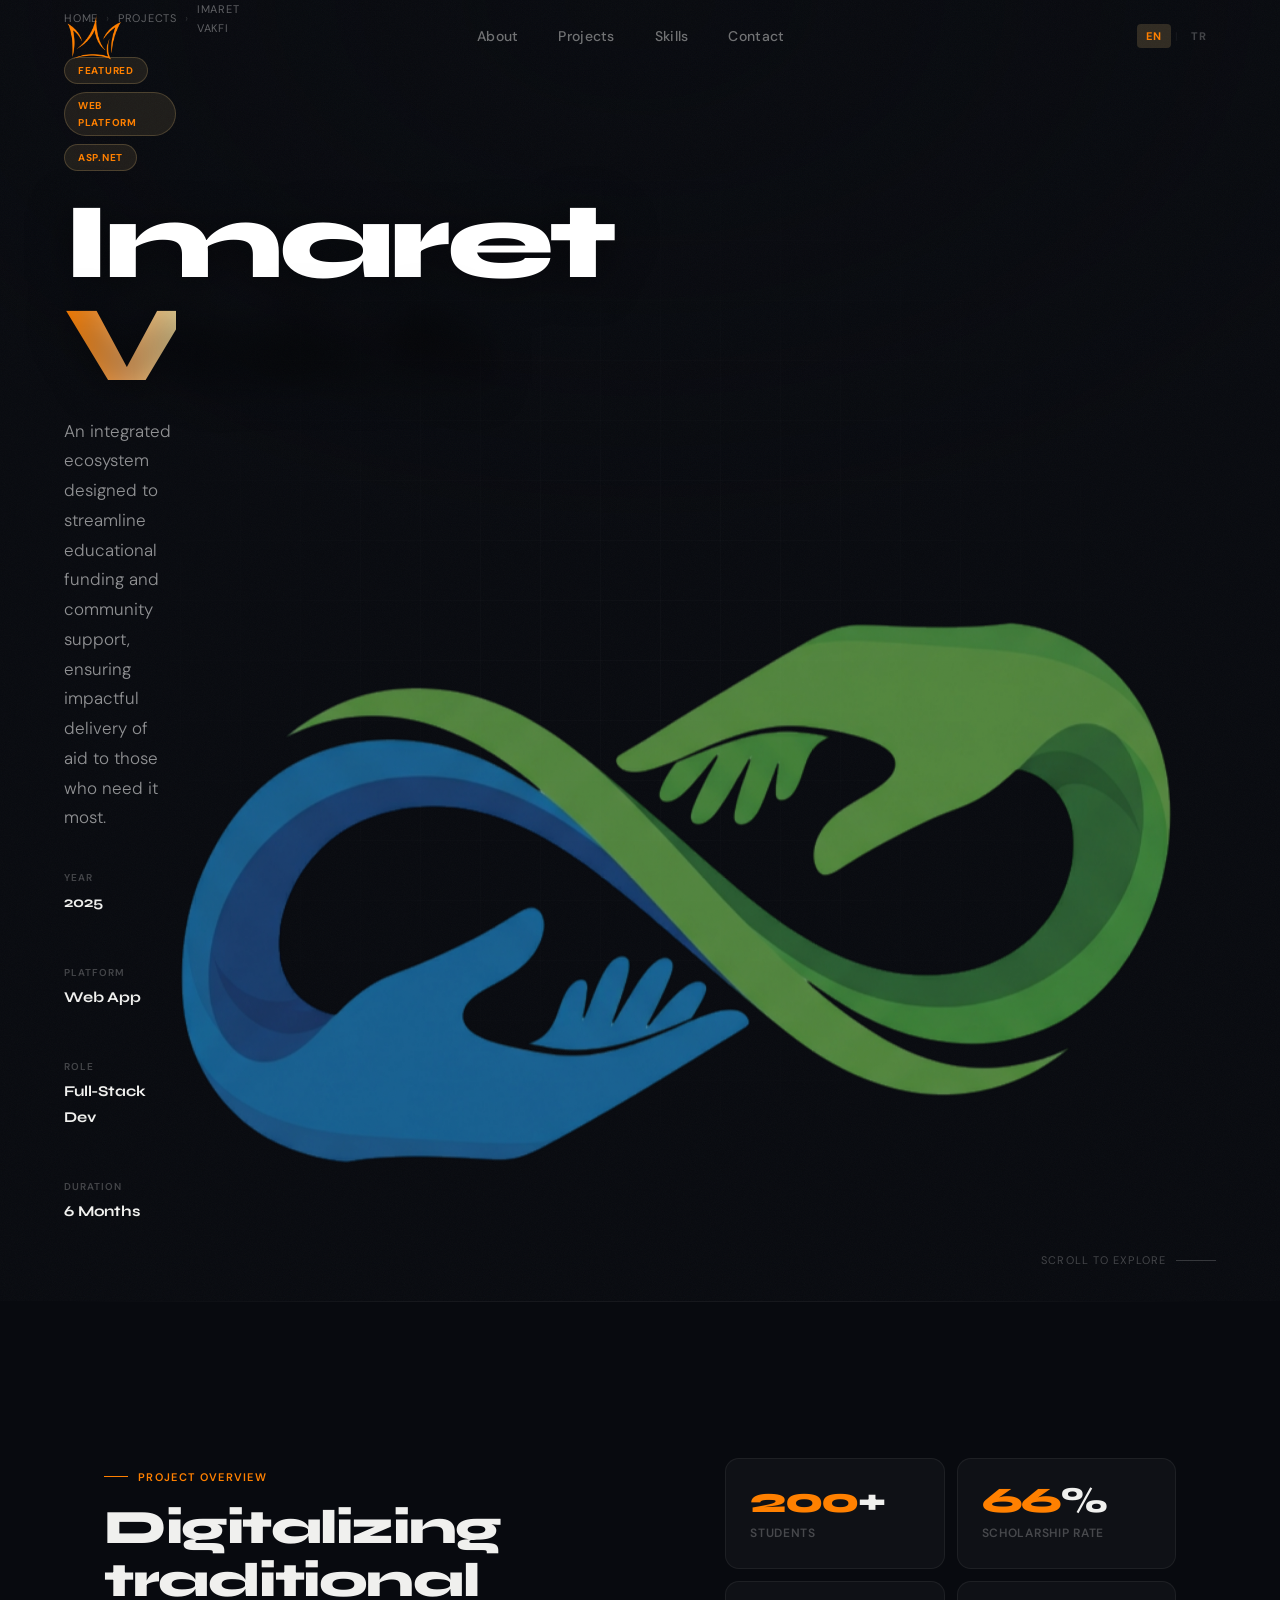
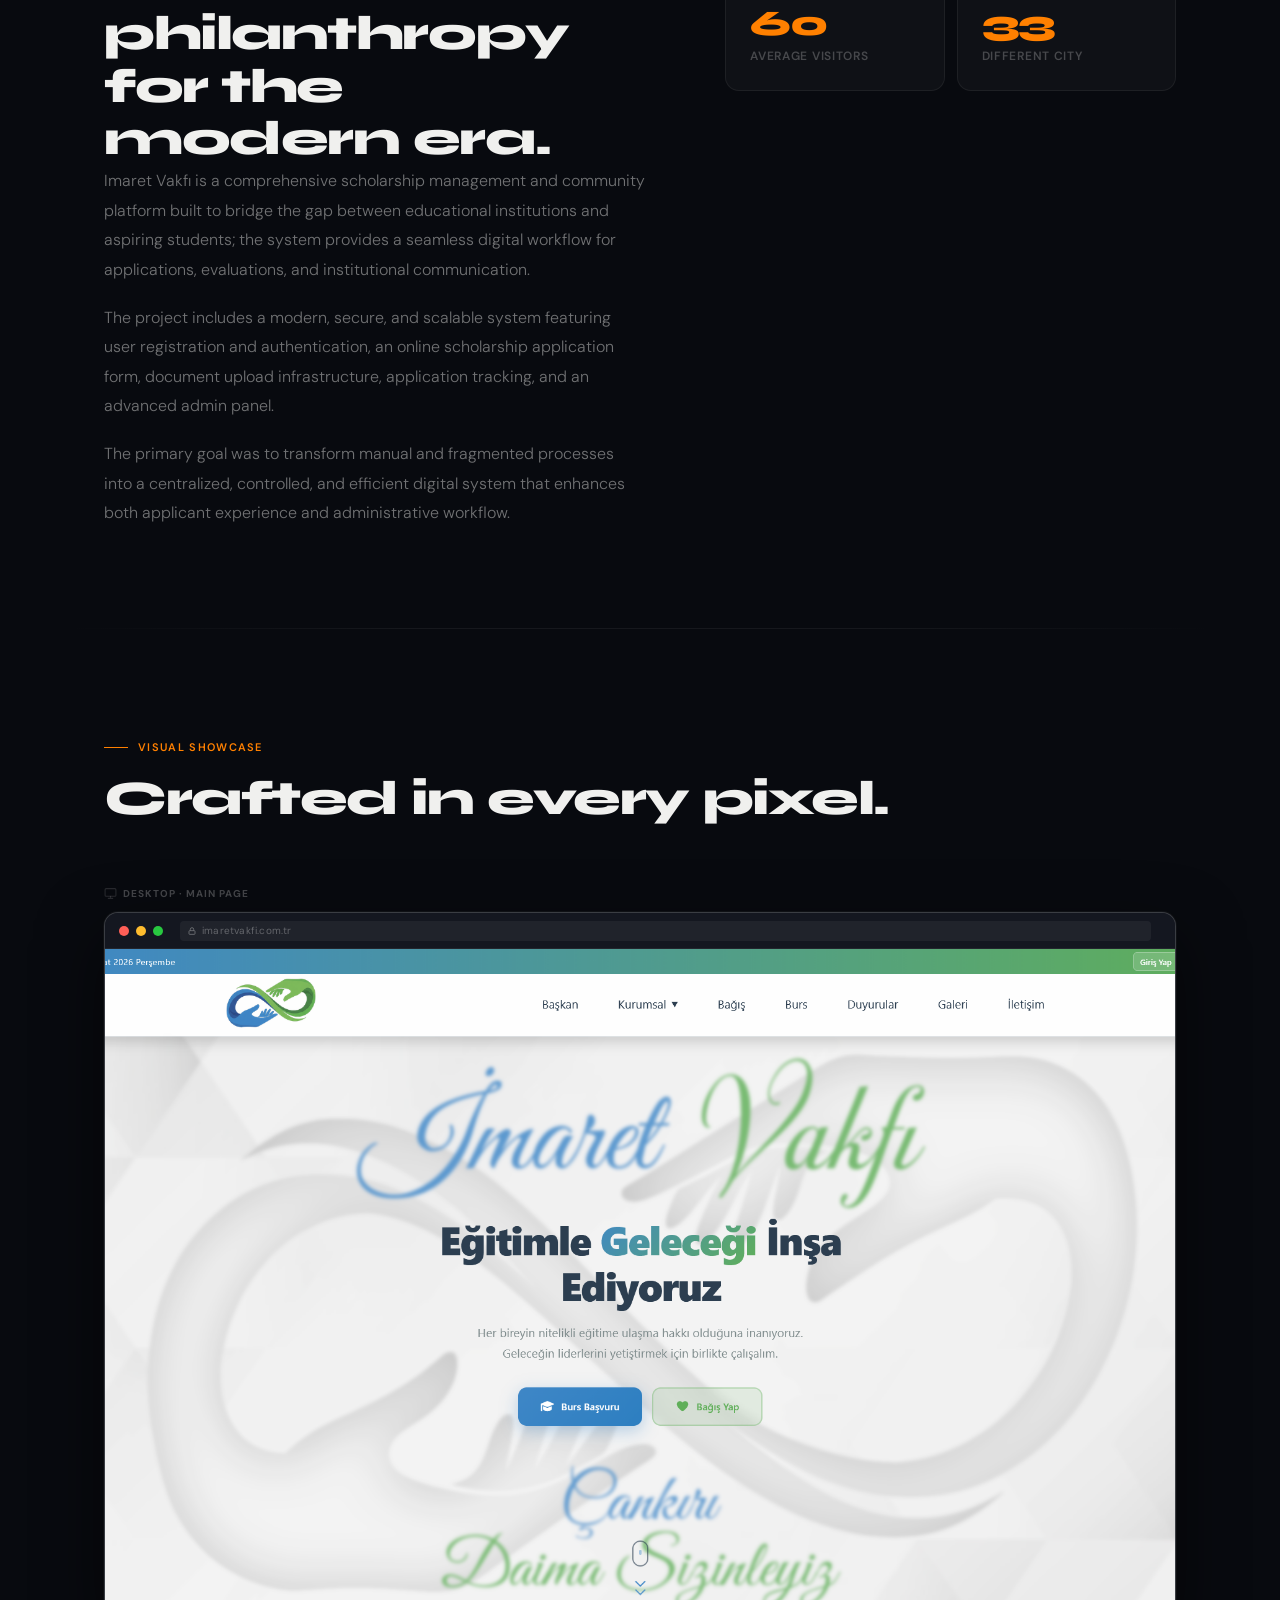
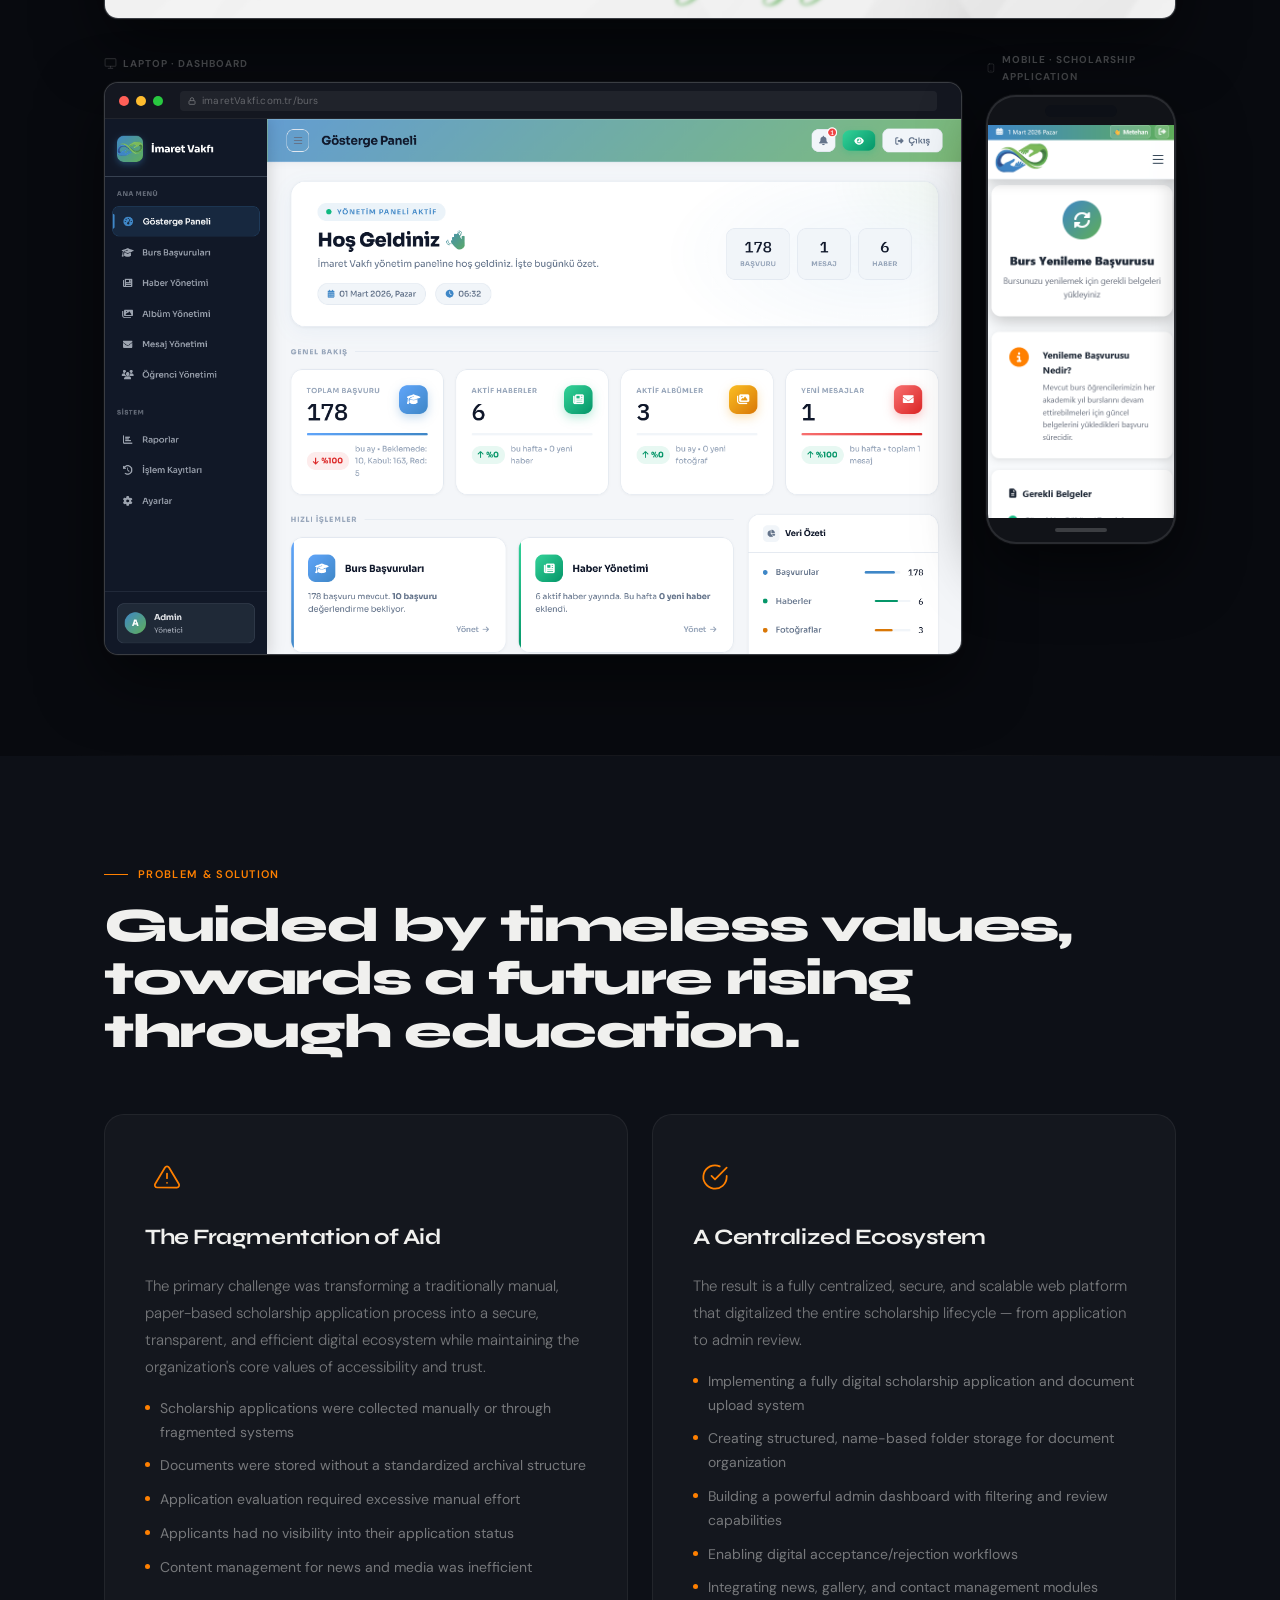
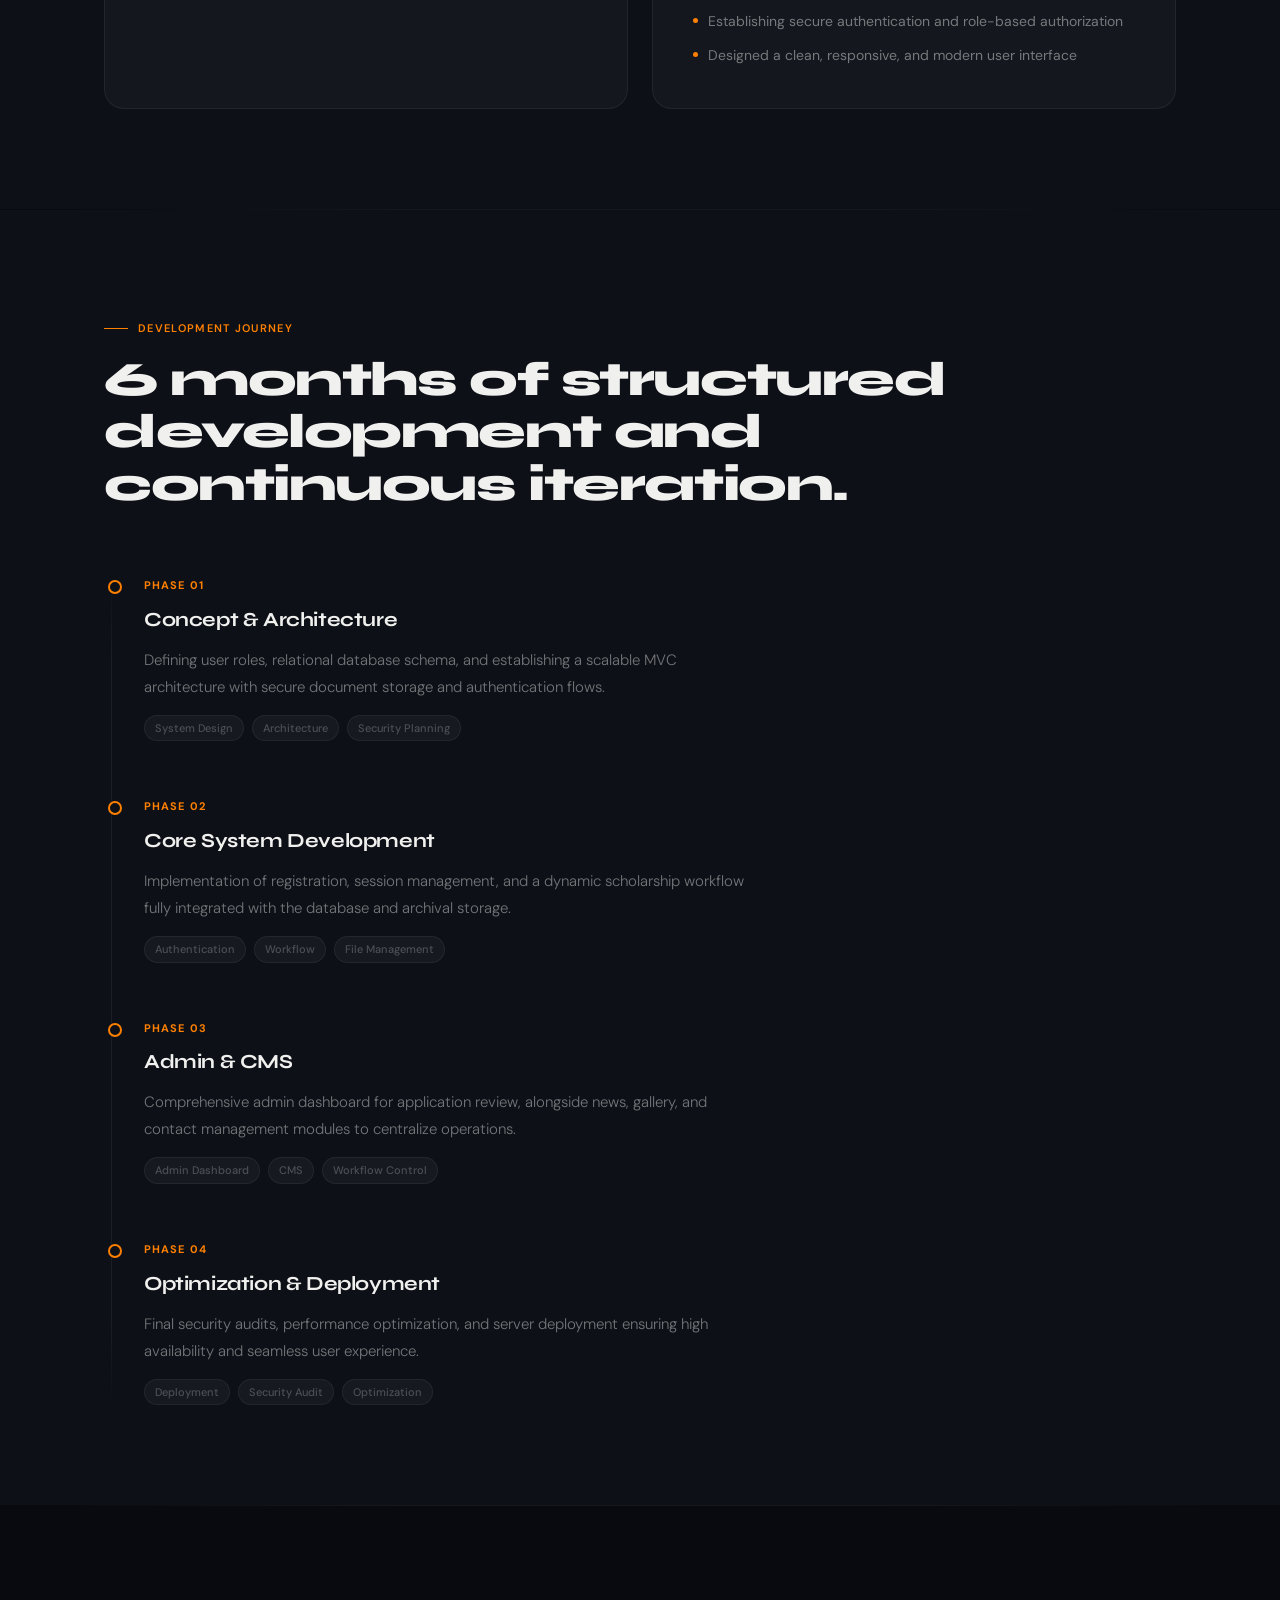
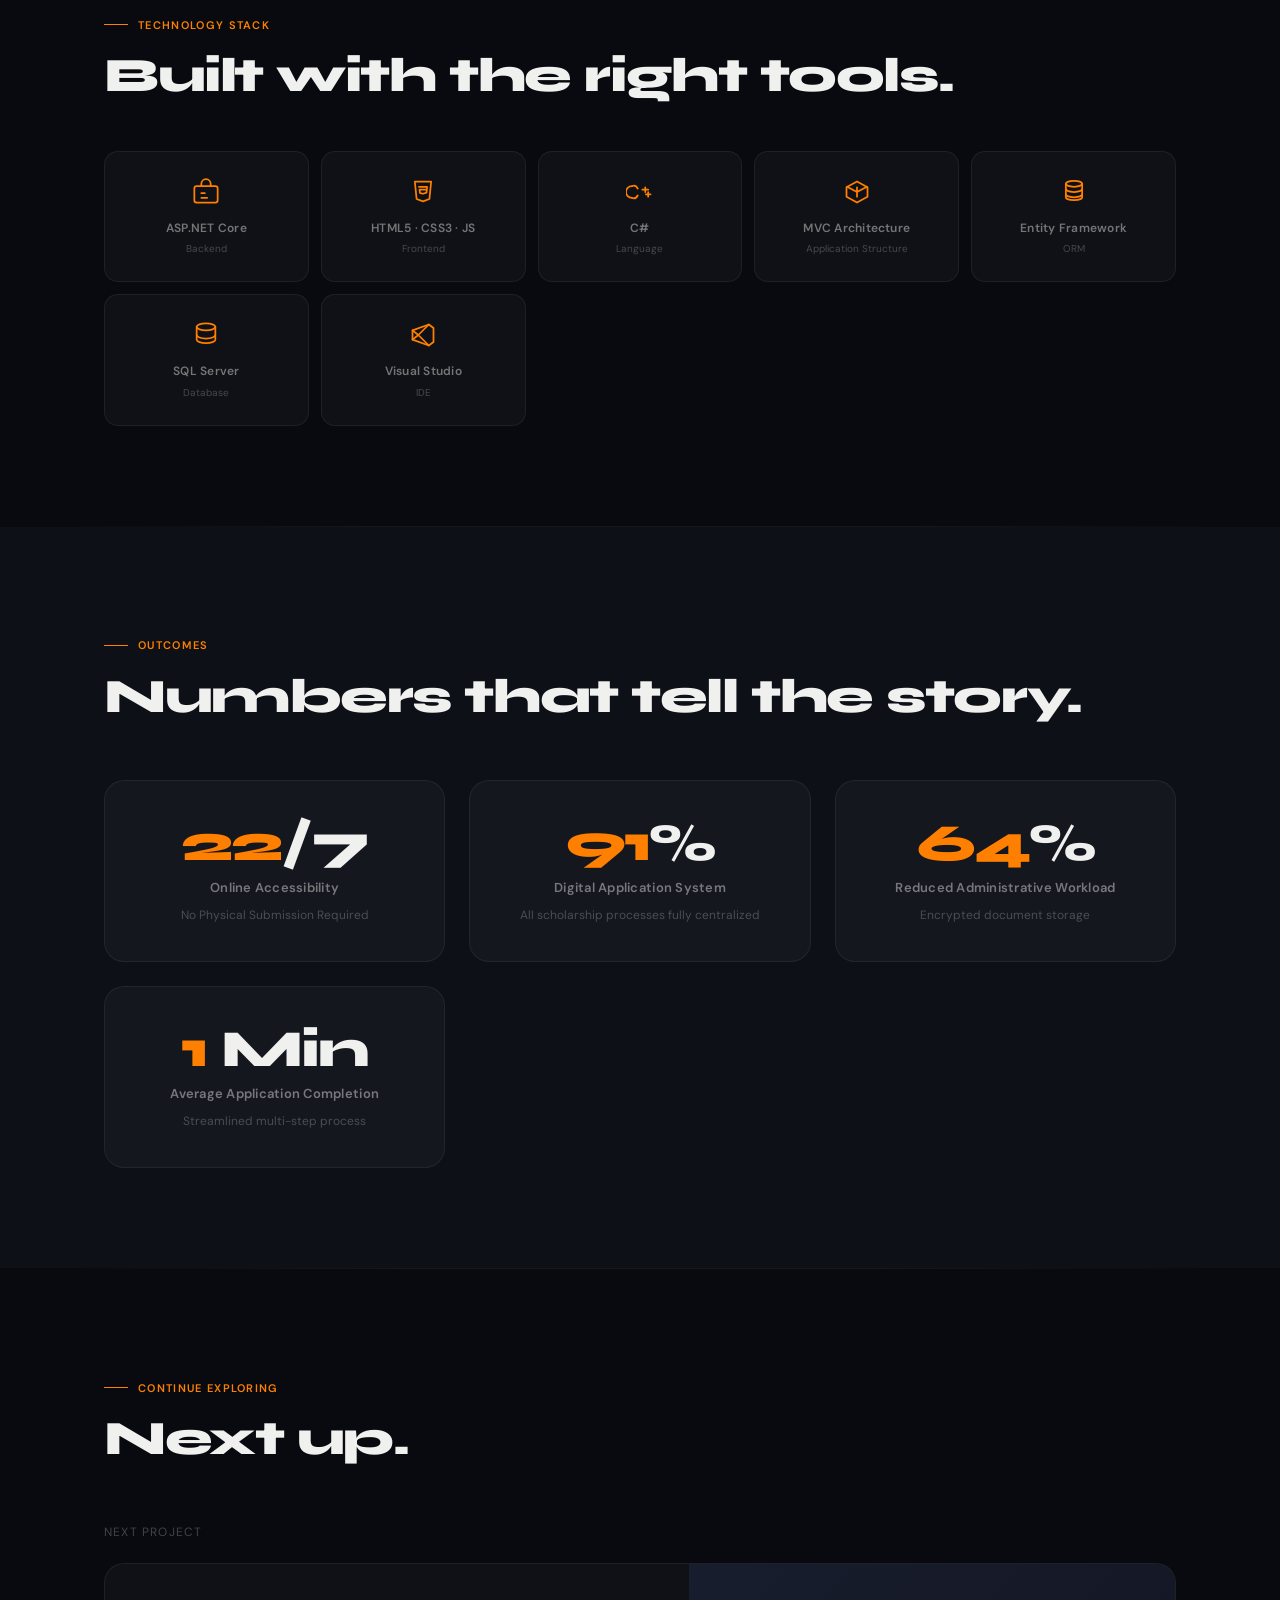
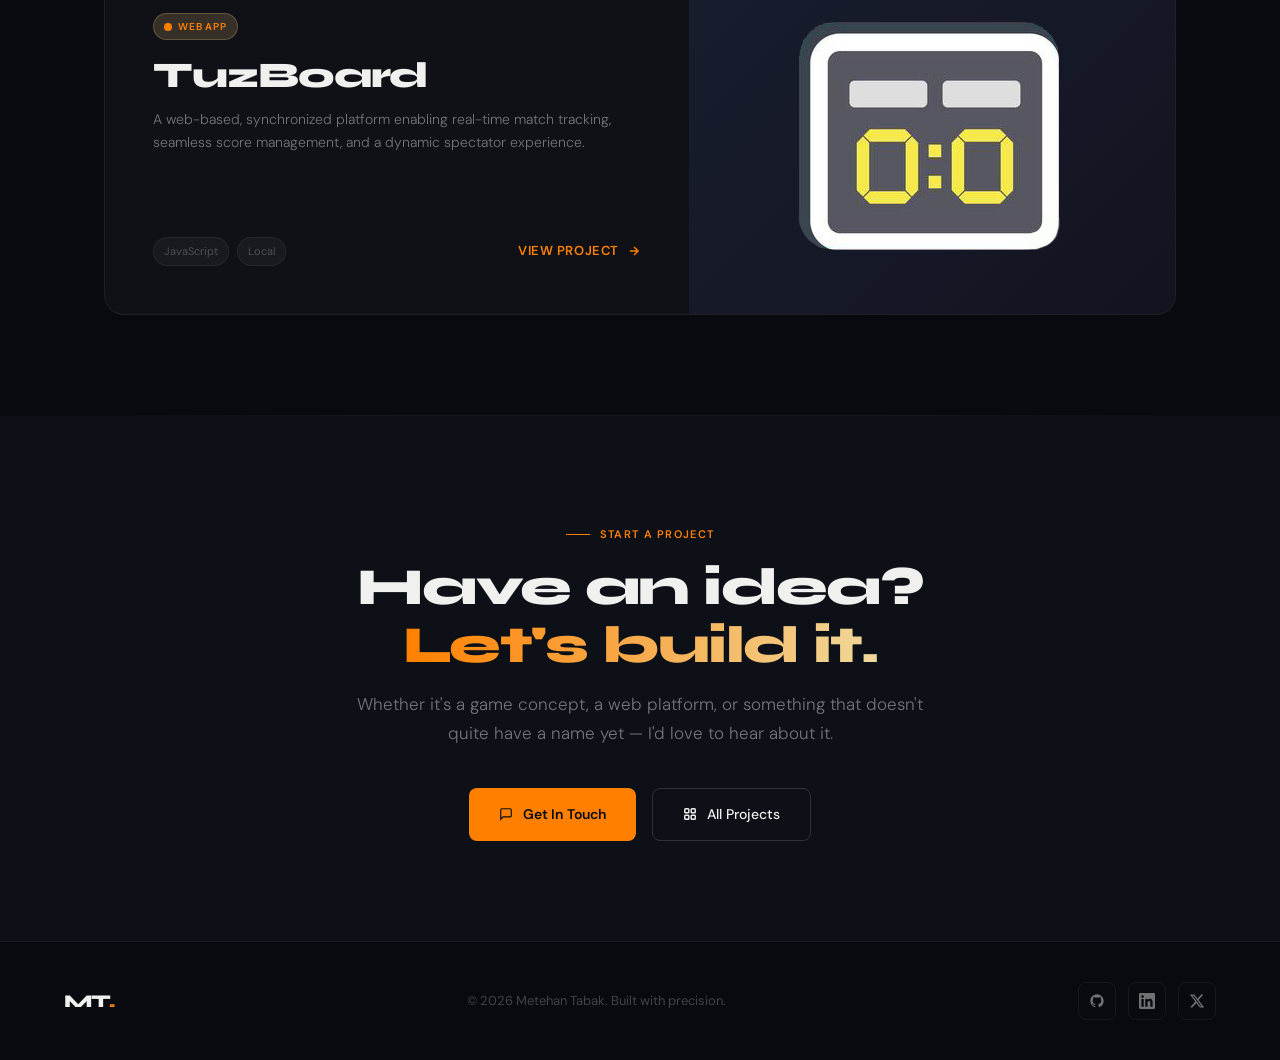
<file: ImaretVakfi.html>
<!DOCTYPE html>
<html lang="en">
<head>
  <meta charset="UTF-8">
  <meta name="viewport" content="width=device-width, initial-scale=1.0">
  <title>Imaret Vakfı — Metehan Tabak</title>
  <link rel="preconnect" href="https://fonts.googleapis.com">
  <link rel="preconnect" href="https://fonts.gstatic.com" crossorigin>
  <link href="https://fonts.googleapis.com/css2?family=Syne:wght@400;500;600;700;800&family=DM+Sans:ital,opsz,wght@0,9..40,300;0,9..40,400;0,9..40,500;1,9..40,300&display=swap" rel="stylesheet">
  <link rel="stylesheet" href="assets/css/MobileNav.css">
  <style>
    *, *::before, *::after { margin: 0; padding: 0; box-sizing: border-box; }
    :root {
      --bg: #080a0f;
      --bg2: #0d1017;
      --surface: rgba(255,255,255,0.03);
      --surface-hover: rgba(255,255,255,0.06);
      --border: rgba(255,255,255,0.06);
      --border-hover: rgba(255,255,255,0.14);
      --accent: #ff8000;
      --accent2: #FFB266;
      --accent-glow: rgba(232,192,122,0.18);
      --accent-glow-strong: rgba(232,192,122,0.35);
      --text: #f0f0ee;
      --text-muted: rgba(240,240,238,0.45);
      --text-dim: rgba(240,240,238,0.25);
      --font-display: 'Syne', sans-serif;
      --font-body: 'DM Sans', sans-serif;
    }
    html { scroll-behavior: smooth; }
    body { background: var(--bg); color: var(--text); font-family: var(--font-body); font-size: 16px; line-height: 1.7; overflow-x: hidden; cursor: none; }

    body, * { cursor: none !important; }

    /* ── CUSTOM CURSOR ── */
    #cursor {
      position: fixed;
      top: 0; left: 0;
      width: 12px; height: 12px;
      background: var(--accent);
      border-radius: 50%;
      pointer-events: none;
      z-index: 9999;
      transform: translate(-50%, -50%);
      transition: width .2s, height .2s, background .2s, opacity .3s;
      mix-blend-mode: normal;
      opacity: 0;
    }
    #cursor-ring {
      position: fixed;
      top: 0; left: 0;
      width: 36px; height: 36px;
      border: 1.5px solid rgba(232,192,122,0.5);
      border-radius: 50%;
      pointer-events: none;
      z-index: 9998;
      transform: translate(-50%, -50%);
      transition: all .08s linear, opacity .3s;
      opacity: 0;
    }

    /* PRELOADER */
    #preloader { position: fixed; inset: 0; background: var(--bg); z-index: 99999; display: flex; align-items: center; justify-content: center; flex-direction: column; gap: 24px; transition: opacity .6s ease, visibility .6s ease; }
    #preloader.hidden { opacity: 0; visibility: hidden; }
    .preloader-logo { font-family: var(--font-display); font-size: 40px; font-weight: 800; letter-spacing: -0.03em; color: var(--text); }
    .preloader-logo span { color: var(--accent); }
    .preloader-bar-wrap { width: 200px; height: 2px; background: rgba(255,255,255,0.08); border-radius: 2px; overflow: hidden; }
    .preloader-bar { height: 100%; background: linear-gradient(90deg, var(--accent2), var(--accent)); width: 0%; animation: preload 1.4s cubic-bezier(.4,0,.2,1) forwards; }
    @keyframes preload { 0%{width:0%} 40%{width:60%} 80%{width:88%} 100%{width:100%} }

    /* NAV */
    nav { position: fixed; top: 0; left: 0; right: 0; z-index: 1000; padding: 0 clamp(24px,5vw,80px); height: 72px; display: flex; align-items: center; gap: 24px; transition: background .4s, backdrop-filter .4s; }
    nav.scrolled { background: rgba(8,10,15,0.85); backdrop-filter: blur(20px); border-bottom: 1px solid var(--border); }
    .nav-logo { text-decoration: none; flex: 0 0 auto; display: flex; align-items: center; }
    .nav-logo-img { height: 60px; width: auto; display: block; object-fit: contain; filter: brightness(1); transition: opacity .25s; }
    .nav-logo:hover .nav-logo-img { opacity: 0.8; }
    .nav-links { display: flex; align-items: center; gap: 40px; list-style: none; }
    .nav-links a { font-size: 14px; font-weight: 500; color: var(--text-muted); text-decoration: none; letter-spacing: 0.02em; transition: color .25s; position: relative; }
    .nav-links a::after { content:''; position:absolute; bottom:-4px; left:0; width:0; height:1px; background:var(--accent); transition:width .3s cubic-bezier(.4,0,.2,1); }
    .nav-links a:hover { color: var(--text); }
    .nav-links a:hover::after { width: 100%; }
    .hamburger { display: none; flex-direction: column; gap: 5px; background: none; border: none; padding: 4px; }
    .hamburger span { display: block; width: 22px; height: 1.5px; background: var(--text); border-radius: 2px; }

    /* ══ HERO ══ */
    #hero {
      position: relative;
      min-height: 92vh;
      display: flex;
      flex-direction: column;
      justify-content: flex-end;
      overflow: hidden;
    }

    /* subtle dark base */
    .hero-art {
      position: absolute; inset: 0; z-index: 0;
    }
    .hero-art::before {
      content: ''; position: absolute; inset: 0; z-index: 1; pointer-events: none;
      background:
        radial-gradient(ellipse 110% 70% at 50% 0%,   rgba(8,10,15,0.55) 0%, transparent 60%),
        radial-gradient(ellipse 100% 50% at 50% 100%,  rgba(8,10,15,0.95) 0%, rgba(8,10,15,0.6) 40%, transparent 70%);
    }
    .hero-art::after {
      content: ''; position: absolute; inset: 0; z-index: 2; pointer-events: none;
      background: linear-gradient(to top,
        var(--bg) 0%, rgba(8,10,15,0.96) 12%, rgba(8,10,15,0.80) 25%,
        rgba(8,10,15,0.45) 45%, rgba(8,10,15,0.15) 65%, transparent 80%);
    }
    .hero-noise { position: absolute; inset: 0; z-index: 3;
      background-image: url("data:image/svg+xml,%3Csvg viewBox='0 0 256 256' xmlns='http://www.w3.org/2000/svg'%3E%3Cfilter id='n'%3E%3CfeTurbulence type='fractalNoise' baseFrequency='0.9' numOctaves='4' stitchTiles='stitch'/%3E%3C/filter%3E%3Crect width='100%25' height='100%25' filter='url(%23n)' opacity='0.03'/%3E%3C/svg%3E");
      background-size: 200px; pointer-events: none; }
    .hero-grid { position: absolute; inset: 0; z-index: 3;
      background-image: linear-gradient(rgba(255,255,255,0.018) 1px, transparent 1px),
                        linear-gradient(90deg, rgba(255,255,255,0.018) 1px, transparent 1px);
      background-size: 60px 60px;
      mask-image: radial-gradient(ellipse 70% 70% at 50% 50%, black 0%, transparent 75%);
      pointer-events: none; }

    /* content strip — flex row: text left, logo right */
    .hero-content {
      position: relative; z-index: 10; width: 100%;
      padding: 0 clamp(28px,5vw,88px) clamp(52px,6vw,88px);
      opacity: 0; animation: fadeUp .9s ease .25s forwards;
      display: flex;
      align-items: flex-end;
      justify-content: space-between;
      gap: 0;
      overflow: visible;
    }
    /* text sits on top of the logo bleed */
    .hero-text {
      flex: 1; min-width: 0;
      position: relative; z-index: 2;
    }

    /* ── PARALLAX LOGO IMG ── */
    #heroLogoImg {
      flex-shrink: 0;
      width: clamp(1000px, 52vw, 720px);
      height: clamp(420px, 52vw, 720px);
      object-fit: contain;
      display: block;
      margin-right: 40px;
      opacity: 0;
      will-change: transform;
      position: relative; z-index: 1;
      transition: opacity 0.7s ease;
      pointer-events: none;
    }
    #heroLogoImg.loaded { opacity: 0.65; }
    @media (max-width: 768px) { #heroLogoImg { display: none; } }
    .hero-breadcrumb { display: flex; align-items: center; gap: 8px; font-size: 11px; color: rgba(255,255,255,.35); letter-spacing: 0.07em; text-transform: uppercase; margin-bottom: 20px; }
    .hero-breadcrumb a { color: rgba(255,255,255,.35); text-decoration: none; transition: color .2s; }
    .hero-breadcrumb a:hover { color: var(--accent); }
    .hero-breadcrumb-sep { opacity: .4; }
    .hero-tags { display: flex; gap: 8px; flex-wrap: wrap; margin-bottom: 20px; }
    .hero-tag { padding: 4px 13px; background: rgba(232,192,122,0.1); border: 1px solid rgba(232,192,122,0.22); border-radius: 100px; font-size: 10px; font-weight: 700; color: var(--accent); letter-spacing: 0.07em; text-transform: uppercase; }
    h1.hero-title { font-family: var(--font-display); font-size: clamp(52px, 9.5vw, 108px); font-weight: 800; line-height: .95; letter-spacing: -0.04em; color: #fff; margin-bottom: 20px; text-shadow: 0 4px 40px rgba(0,0,0,.5); }
    h1.hero-title span { display: block; background: linear-gradient(90deg, var(--accent) 0%, var(--accent2) 55%, #f0d89a 100% ); -webkit-background-clip: text; -webkit-text-fill-color: transparent; background-clip: text; }
    .hero-desc { font-size: clamp(14px, 1.6vw, 17px); color: rgba(255,255,255,.55); max-width: 560px; line-height: 1.75; font-weight: 300; margin-bottom: 36px; }
    .hero-meta { display: flex; gap: 48px; flex-wrap: wrap; }
    .meta-label { font-size: 10px; letter-spacing: 0.1em; text-transform: uppercase; color: var(--text-dim); font-weight: 600; margin-bottom: 4px; }
    .meta-value { font-family: var(--font-display); font-size: 15px; font-weight: 700; color: var(--text); letter-spacing: -0.01em; }
    .hero-scroll { position: absolute; bottom: 32px; right: clamp(24px,5vw,80px); display: flex; align-items: center; gap: 10px; font-size: 11px; letter-spacing: 0.1em; text-transform: uppercase; color: var(--text-dim); opacity: 0; animation: fadeUp .8s ease 1s forwards; }
    .scroll-line { width: 40px; height: 1px; background: rgba(255,255,255,.18); overflow: hidden; position: relative; }
    .scroll-line::after { content:''; position:absolute; left:-100%; top:0; width:100%; height:100%; background:var(--accent); animation: lineSlide 2.2s ease 1.8s infinite; }
    @keyframes lineSlide { 0%{left:-100%} 50%{left:0%} 100%{left:100%} }
    @keyframes fadeUp { from{opacity:0;transform:translateY(28px)} to{opacity:1;transform:translateY(0)} }

    /* DIVIDER */
    .section-divider { height: 1px; background: linear-gradient(90deg, transparent, var(--border) 30%, var(--border) 70%, transparent); margin: 0 clamp(24px,5vw,80px); }

    /* SECTION BASE */
    .section-wrap { max-width: 1200px; margin: 0 auto; padding: 100px clamp(24px,5vw,80px); }
    .section-label { display: inline-flex; align-items: center; gap: 10px; font-size: 11px; letter-spacing: 0.12em; text-transform: uppercase; color: var(--accent); font-weight: 600; margin-bottom: 16px; }
    .section-label::before { content:''; display:block; width:24px; height:1px; background:var(--accent); }
    .section-title { font-family: var(--font-display); font-size: clamp(28px,4.5vw,48px); font-weight: 800; letter-spacing: -0.03em; line-height: 1.1; color: var(--text); }

    /* REVEAL */
    .reveal { opacity: 0; transform: translateY(32px); transition: opacity .8s cubic-bezier(.4,0,.2,1), transform .8s cubic-bezier(.4,0,.2,1); }
    .reveal.visible { opacity: 1; transform: translateY(0); }
    .reveal-delay-1 { transition-delay: .1s; }
    .reveal-delay-2 { transition-delay: .2s; }
    .reveal-delay-3 { transition-delay: .3s; }
    .reveal-delay-4 { transition-delay: .4s; }

    /* OVERVIEW */
    #overview { background: var(--bg); }
    .overview-grid { display: grid; grid-template-columns: 1.2fr 1fr; gap: 80px; align-items: start; margin-top: 56px; }
    .overview-body { font-size: 16px; color: var(--text-muted); line-height: 1.85; font-weight: 300; }
    .overview-body p + p { margin-top: 18px; }
    .overview-body strong { color: var(--text); font-weight: 500; }
    .stat-card { padding: 24px; background: var(--surface); border: 1px solid var(--border); border-radius: 14px; transition: all .3s; }
    .stat-card:hover { background: var(--surface-hover); border-color: var(--border-hover); transform: translateX(4px); }
    .stat-card-num { font-family: var(--font-display); font-size: 36px; font-weight: 800; letter-spacing: -0.04em; color: var(--text); line-height: 1; }
    .stat-card-num span { color: var(--accent); }
    .stat-card-label { font-size: 12px; letter-spacing: 0.06em; text-transform: uppercase; color: var(--text-dim); margin-top: 4px; font-weight: 600; }
    .stat-row { display: grid; grid-template-columns: 1fr 1fr; gap: 12px; }

    /* CHALLENGE / SOLUTION */
    #challenge { background: var(--bg2); }
    .cs-grid { display: grid; grid-template-columns: 1fr 1fr; gap: 24px; margin-top: 56px; }
    .cs-card { padding: 40px; background: var(--surface); border: 1px solid var(--border); border-radius: 20px; transition: all .4s; }
    .cs-card:hover { background: var(--surface-hover); border-color: var(--border-hover); transform: translateY(-4px); }
    .cs-icon { width:44px; height:44px; display:flex; align-items:center; justify-content:center; color:var(--accent); margin-bottom:20px; }
    .cs-title { font-family: var(--font-display); font-size: 22px; font-weight: 700; color: var(--text); letter-spacing: -0.02em; margin-bottom: 16px; }
    .cs-body { font-size: 15px; color: var(--text-muted); line-height: 1.8; font-weight: 300; }
    .cs-list { margin-top: 16px; display: flex; flex-direction: column; gap: 10px; }
    .cs-item { display: flex; align-items: flex-start; gap: 10px; font-size: 14px; color: var(--text-muted); }
    .cs-item::before { content:''; display:block; width:5px; height:5px; border-radius:50%; background:var(--accent); margin-top:8px; flex-shrink:0; }

    /* GALLERY */
    #gallery { background: var(--bg); }

    /* ── Gallery Layout ── */
    .gallery-showcase { display: flex; flex-direction: column; gap: 32px; margin-top: 56px; }

    /* Row wrappers */
    .gallery-row { display: flex; gap: 24px; align-items: stretch; }

    /* ── DEVICE LABEL ── */
    .device-label {
      display: inline-flex; align-items: center; gap: 6px;
      font-size: 10px; font-weight: 700; letter-spacing: 0.1em; text-transform: uppercase;
      color: var(--text-dim); margin-bottom: 10px;
    }
    .device-label svg { opacity: .55; }

    /* ── DESKTOP FRAME ── */
    .device-desktop {
      flex: 1; min-width: 0;
      transition: transform .4s cubic-bezier(.4,0,.2,1);
    }
    .device-desktop:hover { transform: translateY(-5px); }

    .browser-frame {
      border-radius: 14px; overflow: hidden;
      border: 1px solid var(--border-hover);
      background: #1a1d24;
      box-shadow: 0 24px 64px rgba(0,0,0,0.55), 0 0 0 1px rgba(255,255,255,0.04);
      transition: box-shadow .4s, border-color .4s;
    }
    .device-desktop:hover .browser-frame {
      box-shadow: 0 32px 80px rgba(0,0,0,0.65), 0 0 0 1px rgba(232,192,122,0.14);
      border-color: rgba(232,192,122,0.2);
    }
    .browser-bar {
      height: 36px; background: #141720;
      border-bottom: 1px solid rgba(255,255,255,0.06);
      display: flex; align-items: center; padding: 0 14px; gap: 7px; flex-shrink: 0;
    }
    .browser-dot {
      width: 10px; height: 10px; border-radius: 50%; flex-shrink: 0;
    }
    .browser-dot:nth-child(1) { background: #ff5f57; }
    .browser-dot:nth-child(2) { background: #febc2e; }
    .browser-dot:nth-child(3) { background: #28c840; }
    .browser-url {
      flex: 1; height: 20px; background: rgba(255,255,255,0.05);
      border-radius: 4px; margin: 0 10px; display: flex; align-items: center;
      padding: 0 8px; gap: 6px;
    }
    .browser-url-lock { width: 8px; height: 8px; opacity: .4; }
    .browser-url-text {
      font-size: 10px; color: rgba(255,255,255,0.3); letter-spacing: 0.02em;
      white-space: nowrap; overflow: hidden; text-overflow: ellipsis;
    }
    .browser-screen {
      width: 100%; aspect-ratio: 16/10; overflow: hidden;
      position: relative; display: block;
    }
    .browser-screen img {
      width: 100%; height: 100%; object-fit: cover; object-position: top center;
      display: block; transition: transform .6s cubic-bezier(.4,0,.2,1);
    }
    .device-desktop:hover .browser-screen img { transform: scale(1.03); }

    /* ── MOBILE FRAME ── */
    .device-mobile {
      flex: 0 0 auto; width: 190px;
      transition: transform .4s cubic-bezier(.4,0,.2,1);
    }
    .device-mobile:hover { transform: translateY(-5px); }

    .phone-frame {
      border-radius: 30px; overflow: hidden;
      border: 2px solid rgba(255,255,255,0.1);
      background: #111318;
      box-shadow: 0 24px 64px rgba(0,0,0,0.6), inset 0 1px 0 rgba(255,255,255,0.08), 0 0 0 1px rgba(255,255,255,0.04);
      transition: box-shadow .4s, border-color .4s;
      position: relative;
    }
    .device-mobile:hover .phone-frame {
      box-shadow: 0 32px 80px rgba(0,0,0,0.7), inset 0 1px 0 rgba(255,255,255,0.1), 0 0 0 1px rgba(232,192,122,0.18);
      border-color: rgba(232,192,122,0.25);
    }
    .phone-notch {
      height: 28px; background: #111318;
      display: flex; align-items: center; justify-content: center;
      position: relative; z-index: 2; flex-shrink: 0;
    }
    .phone-notch-pill {
      width: 72px; height: 12px; background: #0d1017; border-radius: 8px;
    }
    .phone-screen {
      width: 100%; aspect-ratio: 9/19; overflow: hidden; display: block;
      background: #0d1017;
    }
    .phone-screen img {
      width: 100%; height: 100%; object-fit: cover; object-position: top center;
      display: block; transition: transform .6s cubic-bezier(.4,0,.2,1);
    }
    .device-mobile:hover .phone-screen img { transform: scale(1.03); }
    .phone-home {
      height: 24px; display: flex; align-items: center; justify-content: center;
      flex-shrink: 0;
    }
    .phone-home-bar {
      width: 52px; height: 4px; border-radius: 3px; background: rgba(255,255,255,0.18);
    }

    /* Screenshot caption */
    .device-caption {
      margin-top: 10px; font-size: 12px; color: var(--text-dim); text-align: center;
    }

    @media (max-width: 900px) {
      .gallery-row { flex-direction: column; }
      .device-mobile { width: 100%; max-width: 220px; margin: 0 auto; }
      .gallery-row.mobiles-row { flex-direction: row; justify-content: center; }
    }
    @media (max-width: 560px) {
      .gallery-row.mobiles-row { flex-direction: column; align-items: center; }
      .device-mobile { width: 180px; }
    }

    /* old class kept for compatibility – unused */
    .gallery-grid { display: none; }
    .gallery-item { display: none; }
    .gallery-caption { font-family: var(--font-display); font-size: 14px; font-weight: 700; color: var(--text); letter-spacing: -0.01em; }
    .gallery-sub { font-size: 12px; color: var(--text-dim); }

    /* PROCESS */
    #process { background: var(--bg2); }
    .process-timeline { position: relative; margin-top: 64px; padding-left: 40px; }
    .process-timeline::before { content:''; position:absolute; left:7px; top:0; bottom:0; width:1px; background:linear-gradient(to bottom, transparent, var(--border) 10%, var(--border) 90%, transparent); }
    .process-step { position: relative; padding-bottom: 56px; }
    .process-step:last-child { padding-bottom: 0; }
    .process-dot { position: absolute; left: -36px; top: 4px; width: 14px; height: 14px; border-radius: 50%; border: 2px solid var(--accent); background: var(--bg2); transition: all .3s; }
    .process-step:hover .process-dot { background: var(--accent); box-shadow: 0 0 16px var(--accent-glow); }
    .process-num { font-size: 11px; font-weight: 700; color: var(--accent); letter-spacing: 0.1em; text-transform: uppercase; margin-bottom: 8px; }
    .process-title { font-family: var(--font-display); font-size: 20px; font-weight: 700; color: var(--text); letter-spacing: -0.02em; margin-bottom: 10px; }
    .process-body { font-size: 15px; color: var(--text-muted); line-height: 1.8; font-weight: 300; max-width: 600px; }
    .process-tags { display: flex; gap: 8px; flex-wrap: wrap; margin-top: 14px; }
    .ptag { padding: 3px 10px; background: rgba(255,255,255,0.04); border: 1px solid var(--border); border-radius: 100px; font-size: 11px; color: var(--text-dim); font-weight: 500; }

    /* TECH */
    #tech { background: var(--bg); }
    .tech-grid { display: grid; grid-template-columns: repeat(5, 1fr); gap: 12px; margin-top: 48px; }
    .tech-item { padding: 24px 16px; background: var(--surface); border: 1px solid var(--border); border-radius: 14px; text-align: center; transition: all .3s cubic-bezier(.4,0,.2,1); display:flex; flex-direction:column; align-items:center; }
    .tech-item:hover { background: var(--surface-hover); border-color: rgba(232,192,122,0.25); transform: translateY(-4px); box-shadow: 0 8px 24px rgba(0,0,0,0.3), 0 0 0 1px rgba(232,192,122,0.1); }
    .tech-icon { width:32px; height:32px; display:flex; align-items:center; justify-content:center; color:var(--accent); margin:0 auto 10px auto; }
    .tech-label { font-size: 12px; font-weight: 600; color: var(--text-muted); letter-spacing: 0.02em; }
    .tech-sub { font-size: 10px; color: var(--text-dim); margin-top: 2px; }

    /* RESULTS */
    #results { background: var(--bg2); }
    .results-grid { display: grid; grid-template-columns: repeat(3, 1fr); gap: 24px; margin-top: 56px; }
    .result-card { padding: 36px 32px; background: var(--surface); border: 1px solid var(--border); border-radius: 20px; text-align: center; transition: all .4s; position: relative; overflow: hidden; }
    .result-card::before { content:''; position:absolute; inset:0; background:radial-gradient(circle at 50% 0%, var(--accent-glow) 0%, transparent 70%); opacity:0; transition:opacity .4s; }
    .result-card:hover { background: var(--surface-hover); border-color: rgba(232,192,122,0.2); transform: translateY(-6px); box-shadow: 0 16px 48px rgba(0,0,0,0.4); }
    .result-card:hover::before { opacity: 1; }
    .result-num { font-family: var(--font-display); font-size: 52px; font-weight: 800; letter-spacing: -0.04em; color: var(--text); line-height: 1; position: relative; }
    .result-num span { color: var(--accent); }
    .result-label { font-size: 13px; font-weight: 600; color: var(--text-muted); margin-top: 8px; letter-spacing: 0.02em; position: relative; }
    .result-desc { font-size: 12px; color: var(--text-dim); margin-top: 6px; position: relative; }

    /* NEXT PROJECT */
    #next { background: var(--bg); }
    .next-inner { margin-top: 56px; }
    .next-label { font-size: 12px; letter-spacing: 0.1em; text-transform: uppercase; color: var(--text-dim); margin-bottom: 20px; }
    .next-card { display: grid; grid-template-columns: 1.2fr 1fr; border: 1px solid var(--border); border-radius: 20px; overflow: hidden; transition: all .4s cubic-bezier(.4,0,.2,1); text-decoration: none; background: var(--surface); transform-style: preserve-3d; }
    .next-card:hover { border-color: rgba(232,192,122,0.25); background: var(--surface-hover); transform: perspective(1200px) translateY(-8px); box-shadow: 0 24px 80px rgba(0,0,0,0.5), 0 0 0 1px rgba(232,192,122,0.1); }
    .next-card-content { padding: 48px; display: flex; flex-direction: column; justify-content: space-between; }
    .next-card-badge { display: inline-flex; align-items: center; gap: 6px; padding: 4px 10px; background: var(--accent-glow); border: 1px solid rgba(232,192,122,0.25); border-radius: 100px; font-size: 10px; font-weight: 600; color: var(--accent); letter-spacing: 0.08em; text-transform: uppercase; margin-bottom: 16px; }
    .next-card-title { font-family: var(--font-display); font-size: clamp(22px,3.5vw,36px); font-weight: 800; color: var(--text); letter-spacing: -0.03em; line-height: 1.1; margin-bottom: 12px; }
    .next-card-desc { font-size: 14px; color: var(--text-muted); line-height: 1.7; font-weight: 300; }
    .next-card-bottom { margin-top: 32px; display: flex; align-items: center; justify-content: space-between; }
    .next-card-tags { display: flex; gap: 8px; flex-wrap: wrap; }
    .ntag { padding: 4px 10px; background: rgba(255,255,255,0.04); border: 1px solid var(--border); border-radius: 100px; font-size: 11px; color: var(--text-dim); }
    .next-arrow { display: flex; align-items: center; gap: 8px; font-size: 13px; font-weight: 600; color: var(--accent); letter-spacing: 0.04em; text-transform: uppercase; transition: gap .2s; }
    .next-card:hover .next-arrow { gap: 14px; }
    .next-card-visual { background: linear-gradient(135deg, rgba(100,140,255,0.1) 0%, rgba(80,60,200,0.06) 100%); display: flex; align-items: center; justify-content: center; font-size: 80px; min-height: 240px; }
    .next-card-visual-emoji { transition: transform .5s cubic-bezier(.4,0,.2,1); }
    .next-card:hover .next-card-visual-emoji { transform: scale(1.1) rotate(-5deg); }
    .next-card-img { max-width: 80%; height: auto; object-fit: contain; transition: transform .5s cubic-bezier(.4,0,.2,1); }
    .next-card:hover .next-card-img { transform: scale(1.1); }

    /* CTA */
    #cta { background: var(--bg2); }
    .cta-inner { text-align: center; max-width: 600px; margin: 0 auto; }
    .cta-title { font-family: var(--font-display); font-size: clamp(28px,5vw,52px); font-weight: 800; letter-spacing: -0.03em; line-height: 1.1; color: var(--text); margin-bottom: 16px; }
    .cta-title span { background: linear-gradient(90deg, var(--accent) 0%, #f0d89a 100%); -webkit-background-clip: text; -webkit-text-fill-color: transparent; background-clip: text; }
    .cta-desc { font-size: 17px; color: var(--text-muted); line-height: 1.7; font-weight: 300; margin-bottom: 40px; }
    .cta-btns { display: flex; gap: 16px; justify-content: center; flex-wrap: wrap; }
    .btn-primary { display: inline-flex; align-items: center; gap: 10px; padding: 14px 30px; background: var(--accent); color: #080a0f; font-family: var(--font-body); font-size: 14px; font-weight: 600; letter-spacing: 0.01em; border-radius: 8px; border: none; text-decoration: none; transition: all .3s cubic-bezier(.4,0,.2,1); position: relative; overflow: hidden; }
    .btn-primary::before { content:''; position:absolute; inset:0; background:rgba(255,255,255,0.15); opacity:0; transition:opacity .3s; }
    .btn-primary:hover { transform: translateY(-2px); box-shadow: 0 8px 30px var(--accent-glow-strong); }
    .btn-primary:hover::before { opacity: 1; }
    .btn-secondary { display: inline-flex; align-items: center; gap: 10px; padding: 14px 30px; background: transparent; color: var(--text); font-family: var(--font-body); font-size: 14px; font-weight: 500; border-radius: 8px; border: 1px solid var(--border-hover); text-decoration: none; transition: all .3s; }
    .btn-secondary:hover { border-color: rgba(255,255,255,0.25); background: rgba(255,255,255,0.04); transform: translateY(-2px); }

    /* FOOTER */
    footer { border-top: 1px solid var(--border); padding: 40px clamp(24px,5vw,80px); display: flex; align-items: center; justify-content: space-between; flex-wrap: wrap; gap: 20px; }
    .footer-logo { font-family: var(--font-display); font-size: 18px; font-weight: 800; letter-spacing: -0.03em; color: var(--text); text-decoration: none; }
    .footer-logo span { color: var(--accent); }
    .footer-copy { font-size: 13px; color: var(--text-dim); }
    .footer-socials { display: flex; gap: 12px; }
    .social-btn { width: 38px; height: 38px; border: 1px solid var(--border); border-radius: 8px; display: flex; align-items: center; justify-content: center; color: var(--text-muted); text-decoration: none; transition: all .3s; }
    .social-btn:hover { border-color: var(--accent); color: var(--accent); background: var(--accent-glow); transform: translateY(-2px); }

    /* BACK TO TOP */
    #btt { position: fixed; bottom: 32px; right: 32px; width: 44px; height: 44px; background: var(--surface); border: 1px solid var(--border); border-radius: 10px; display: flex; align-items: center; justify-content: center; color: var(--text-muted); text-decoration: none; font-size: 18px; transition: all .3s; opacity: 0; pointer-events: none; z-index: 100; transform: translateY(10px); }
    #btt.visible { opacity: 1; pointer-events: all; transform: translateY(0); }
    #btt:hover { border-color: var(--accent); color: var(--accent); background: var(--accent-glow); }

    ::-webkit-scrollbar { width: 4px; }
    ::-webkit-scrollbar-track { background: var(--bg); }
    ::-webkit-scrollbar-thumb { background: rgba(232,192,122,0.2); border-radius: 2px; }
    ::selection { background: rgba(232,192,122,0.2); color: var(--text); }

    /* ══ STICKY PROJECT BAR ══ */
    #project-bar {
      position: fixed;
      top: 72px; left: 0; right: 0;
      height: 52px;
      z-index: 900;
      display: flex;
      align-items: center;
      padding: 0 clamp(20px,4vw,72px);
      background: rgba(8,10,15,0.94);
      backdrop-filter: blur(24px);
      -webkit-backdrop-filter: blur(24px);
      border-bottom: 1px solid rgba(255,255,255,0.06);
      /* Tamamen viewport dışına çek: kendi yüksekliği + navbardan uzaklık */
      transform: translateY(calc(-100% - 72px));
      opacity: 0;
      transition: transform 0.42s cubic-bezier(.4,0,.2,1), opacity 0.38s ease;
      pointer-events: none;
    }
    #project-bar.visible {
      transform: translateY(0);
      opacity: 1;
      pointer-events: all;
    }

    /* Scroll progress bar at bottom of pbar */
    #project-bar::after {
      content: '';
      position: absolute;
      bottom: 0; left: 0;
      height: 2px;
      width: var(--scroll-pct, 0%);
      background: linear-gradient(90deg, var(--accent2), var(--accent));
      transition: width 0.1s linear;
      border-radius: 0 2px 2px 0;
    }

    .pbar-left {
      display: flex; align-items: center; gap: 10px;
      flex: 0 0 auto;
      min-width: 0;
    }
    .pbar-logo { width: 26px; height: 26px; object-fit: contain; border-radius: 6px; opacity: 0.85; }
    .pbar-divider { width: 1px; height: 18px; background: rgba(255,255,255,0.1); flex-shrink: 0; }
    .pbar-name { font-family: var(--font-display); font-size: 13px; font-weight: 700; color: var(--text); letter-spacing: -0.02em; white-space: nowrap; }

    /* ── CENTERED pbar-nav ── */
    .pbar-nav-wrap {
      position: absolute;
      top: 0;
      bottom: 0;
      left: 50%;
      transform: translateX(-50%);
      display: flex;
      align-items: center;
    }
    .pbar-nav {
      display: flex;
      align-items: center;
      gap: 2px;
      height: 100%;
    }
    .pbar-btn {
      display: flex; align-items: center; gap: 6px;
      padding: 5px 11px; border-radius: 7px;
      color: rgba(255,255,255,0.4);
      text-decoration: none; font-size: 11.5px; font-weight: 600;
      letter-spacing: 0.01em; white-space: nowrap;
      transition: color .22s, background .22s;
      border: none; background: transparent;
      position: relative;
    }
    /* Underline indicator for active state */
    .pbar-btn::after {
      content: '';
      position: absolute;
      bottom: -1px; left: 50%;
      transform: translateX(-50%) scaleX(0);
      width: 60%; height: 2px;
      background: var(--accent);
      border-radius: 2px 2px 0 0;
      transition: transform .25s cubic-bezier(.4,0,.2,1), opacity .25s;
      opacity: 0;
    }
    .pbar-btn svg { flex-shrink: 0; opacity: 0.6; transition: opacity .22s, color .22s; }
    .pbar-btn:hover { color: var(--text); background: rgba(255,255,255,0.05); }
    .pbar-btn:hover svg { opacity: 1; }
    .pbar-btn.active { color: var(--accent); }
    .pbar-btn.active::after { transform: translateX(-50%) scaleX(1); opacity: 1; }
    .pbar-btn.active svg { opacity: 1; color: var(--accent); }

    /* spacer mirrors pbar-left to keep nav truly centered */
    .pbar-right { flex: 0 0 auto; visibility: hidden; display: flex; align-items: center; gap: 10px; }
    .pbar-right .pbar-logo { width: 26px; height: 26px; }
    .pbar-right .pbar-divider { width: 1px; height: 18px; }
    .pbar-right .pbar-name { font-size: 13px; }
    /* RESPONSIVE */
    @media(max-width:1024px) {
      .overview-grid { grid-template-columns: 1fr; gap: 48px; }
      .cs-grid { grid-template-columns: 1fr; }
      .gallery-grid { grid-template-columns: 1fr; }
      .gallery-item.tall, .gallery-item.wide { grid-row: span 1; grid-column: span 1; }
      .tech-grid { grid-template-columns: repeat(4, 1fr); }
      .results-grid { grid-template-columns: 1fr 1fr; }
      .next-card { grid-template-columns: 1fr; }
      .next-card-visual { min-height: 160px; }
    }
    @media(max-width:768px) {
      .nav-links { display: none; }
      .hamburger { display: flex; }
      .lang-switcher { display: flex; position: absolute; left: 50%; transform: translateX(-50%); }
      .tech-grid { grid-template-columns: repeat(3, 1fr); }
      .results-grid { grid-template-columns: 1fr; }
      .stat-row { grid-template-columns: 1fr; }
      .hero-meta { gap: 24px; }
      footer { flex-direction: column; align-items: flex-start; }
      /* hide right logo on small screens */
      .hero-logo-right { display: none; }
      /* pbar-nav: icon-only on mobile */
      .pbar-nav-wrap { left: 40%;}
      .pbar-btn span { display: none; }
      .pbar-btn { padding: 7px 9px; gap: 0; }
      .pbar-btn svg { width: 16px; height: 16px; }
      .pbar-name { display: none; }
      .pbar-divider { display: none; }
      .pbar-right { display: none; }
    }
    @media(max-width:480px) {
      .pbar-logo { display: none; }
    }
  
    /* ── LANG SWITCHER ── */
    .lang-switcher { display: flex; align-items: center; gap: 4px; flex: 0 0 auto; }
    .nav-center { display: flex; flex: 1; align-items: center; justify-content: center; gap: 40px; }
    .lang-btn { background: none; border: none; font-family: var(--font-body); font-size: 11px; font-weight: 700; color: var(--text-dim); cursor: pointer; letter-spacing: 0.08em; padding: 5px 9px; border-radius: 4px; transition: all .2s; text-transform: uppercase; }
    .lang-btn.active { color: var(--accent); background: var(--accent-glow); }
    .lang-btn:hover:not(.active) { color: var(--text-muted); }
    .lang-sep { color: var(--border); font-size: 11px; user-select: none; }

</style>
</head>
<body>

<div id="cursor"></div>
<div id="cursor-ring"></div>
<div id="mouse-glow"></div>

<div id="preloader">
  <div class="preloader-logo">MT<span>.</span></div>
  <div class="preloader-bar-wrap"><div class="preloader-bar"></div></div>
</div>

<nav id="navbar">
  <a href="index.html" class="nav-logo"><img src="assets/img/LogoOrange.png" alt="MT Logo" class="nav-logo-img"></a>
  <div class="nav-center">
    <ul class="nav-links">
    <li><a href="index.html#about" data-i18n="nav.about">About</a></li>
    <li><a href="index.html#projects" data-i18n="nav.projects">Projects</a></li>
    <li><a href="index.html#skills" data-i18n="nav.skills">Skills</a></li>
    <li><a href="index.html#contact" data-i18n="nav.contact">Contact</a></li>
  </ul>
  </div>
  <div class="lang-switcher" id="lang-switcher"><button class="lang-btn" data-lang="en">EN</button><span class="lang-sep">|</span><button class="lang-btn" data-lang="tr">TR</button></div>
  <button class="hamburger" id="hamburger" aria-label="Open menu"><span></span><span></span><span></span></button>
</nav>

<!-- STICKY PROJECT BAR -->
<div id="project-bar">
  <div class="pbar-left">
    <img src="assets/img/ImaretLogoPng.png" alt="Imaret Vakfı logo" class="pbar-logo" onerror="this.style.display='none'">
    <span class="pbar-divider"></span>
    <span class="pbar-name">Imaret Vakfı</span>
  </div>
  <div class="pbar-nav-wrap">
    <nav class="pbar-nav">
      <a href="#overview"  class="pbar-btn" data-section="overview">
        <svg width="14" height="14" viewBox="0 0 24 24" fill="none" stroke="currentColor" stroke-width="1.8" stroke-linecap="round" stroke-linejoin="round"><rect x="3" y="3" width="7" height="9" rx="1"/><rect x="13" y="3" width="8" height="5" rx="1"/><rect x="13" y="11" width="8" height="9" rx="1"/><rect x="3" y="15" width="7" height="6" rx="1"/></svg>
        <span data-i18n="pbar.overview">Overview</span>
      </a>
      <a href="#gallery"   class="pbar-btn" data-section="gallery">
        <svg width="14" height="14" viewBox="0 0 24 24" fill="none" stroke="currentColor" stroke-width="1.8" stroke-linecap="round" stroke-linejoin="round"><rect x="3" y="3" width="18" height="18" rx="3"/><circle cx="8.5" cy="8.5" r="1.5"/><path d="M21 15l-5-5L5 21"/></svg>
        <span data-i18n="pbar.gallery">Gallery</span>
      </a>
      <a href="#challenge" class="pbar-btn" data-section="challenge">
        <svg width="14" height="14" viewBox="0 0 24 24" fill="none" stroke="currentColor" stroke-width="1.8" stroke-linecap="round" stroke-linejoin="round"><path d="M12 22c5.523 0 10-4.477 10-10S17.523 2 12 2 2 6.477 2 12s4.477 10 10 10z"/><path d="M9.09 9a3 3 0 0 1 5.83 1c0 2-3 3-3 3"/><line x1="12" y1="17" x2="12.01" y2="17"/></svg>
        <span data-i18n="pbar.challenge">Challenge</span>
      </a>
      <a href="#process"   class="pbar-btn" data-section="process">
        <svg width="14" height="14" viewBox="0 0 24 24" fill="none" stroke="currentColor" stroke-width="1.8" stroke-linecap="round" stroke-linejoin="round"><path d="M22 11.08V12a10 10 0 1 1-5.93-9.14"/><path d="M9 11l3 3L22 4"/></svg>
        <span data-i18n="pbar.process">Process</span>
      </a>
      <a href="#results"   class="pbar-btn" data-section="results">
        <svg width="14" height="14" viewBox="0 0 24 24" fill="none" stroke="currentColor" stroke-width="1.8" stroke-linecap="round" stroke-linejoin="round"><path d="M3 3v18h18"/><path d="M7 14l4-5 3 3 4-6"/></svg>
        <span data-i18n="pbar.results">Results</span>
      </a>
    </nav>
  </div>
  <!-- Mirror of pbar-left for true centering (hidden) -->
  <div class="pbar-right" aria-hidden="true">
    <span class="pbar-logo"></span>
    <span class="pbar-divider"></span>
    <span class="pbar-name">Imaret Vakfı</span>
  </div>
</div>

<!-- Mobile Nav Overlay -->
<div class="mob-overlay" id="mob-overlay"></div>

<!-- Mobile Nav Panel -->
<div class="mobile-nav" id="mobile-nav">
  <!-- Header -->
  <div class="mob-header">
    <a href="index.html" class="mob-logo">MT<span>.</span></a>
    <button class="mob-close" id="mobile-close" aria-label="Close menu">
      <div class="mob-close-line"></div>
      <div class="mob-close-line"></div>
    </button>
  </div>

  <!-- Links -->
  <nav class="mob-links">
    <a href="index.html#about"    class="mob-link-item mobile-link">
      <span class="mob-link-num">01</span>
      <span class="mob-link-label" data-i18n="nav.about">About</span>
      <span class="mob-link-arrow"><svg width="12" height="12" viewBox="0 0 24 24" fill="none" stroke="currentColor" stroke-width="2.5"><path d="M5 12h14M12 5l7 7-7 7"/></svg></span>
    </a>
    <a href="index.html#projects" class="mob-link-item mobile-link">
      <span class="mob-link-num">02</span>
      <span class="mob-link-label" data-i18n="nav.projects">Projects</span>
      <span class="mob-link-arrow"><svg width="12" height="12" viewBox="0 0 24 24" fill="none" stroke="currentColor" stroke-width="2.5"><path d="M5 12h14M12 5l7 7-7 7"/></svg></span>
    </a>
    <a href="index.html#skills"   class="mob-link-item mobile-link">
      <span class="mob-link-num">03</span>
      <span class="mob-link-label" data-i18n="nav.skills">Skills</span>
      <span class="mob-link-arrow"><svg width="12" height="12" viewBox="0 0 24 24" fill="none" stroke="currentColor" stroke-width="2.5"><path d="M5 12h14M12 5l7 7-7 7"/></svg></span>
    </a>
    <a href="index.html#contact"  class="mob-link-item mobile-link">
      <span class="mob-link-num">04</span>
      <span class="mob-link-label" data-i18n="nav.contact">Contact</span>
      <span class="mob-link-arrow"><svg width="12" height="12" viewBox="0 0 24 24" fill="none" stroke="currentColor" stroke-width="2.5"><path d="M5 12h14M12 5l7 7-7 7"/></svg></span>
    </a>
    <a href="index.html#"         class="mob-link-item mobile-link">
      <span class="mob-link-num">05</span>
      <span class="mob-link-label" data-i18n="nav.cv">Download CV</span>
      <span class="mob-link-arrow"><svg width="12" height="12" viewBox="0 0 24 24" fill="none" stroke="currentColor" stroke-width="2.5"><path d="M5 12h14M12 5l7 7-7 7"/></svg></span>
    </a>
  </nav>

  <!-- Panel Footer -->
  <div class="mob-footer">
    <div class="mob-footer-top">
      <div class="mob-socials">
        <a href="https://github.com/MteeahN" class="mob-social-btn" title="GitHub">
          <svg viewBox="0 0 24 24" width="15" height="15" fill="currentColor"><path d="M12 2C6.477 2 2 6.484 2 12.017c0 4.425 2.865 8.18 6.839 9.504.5.092.682-.217.682-.483 0-.237-.008-.868-.013-1.703-2.782.605-3.369-1.343-3.369-1.343-.454-1.158-1.11-1.466-1.11-1.466-.908-.62.069-.608.069-.608 1.003.07 1.531 1.032 1.531 1.032.892 1.53 2.341 1.088 2.91.832.092-.647.35-1.088.636-1.338-2.22-.253-4.555-1.113-4.555-4.951 0-1.093.39-1.988 1.029-2.688-.103-.253-.446-1.272.098-2.65 0 0 .84-.27 2.75 1.026A9.564 9.564 0 0 1 12 6.844a9.59 9.59 0 0 1 2.504.337c1.909-1.296 2.747-1.027 2.747-1.027.546 1.379.202 2.398.1 2.651.64.7 1.028 1.595 1.028 2.688 0 3.848-2.339 4.695-4.566 4.943.359.309.678.92.678 1.855 0 1.338-.012 2.419-.012 2.747 0 .268.18.58.688.482A10.02 10.02 0 0 0 22 12.017C22 6.484 17.522 2 12 2z"/></svg>
        </a>
        <a href="https://www.linkedin.com/in/metehantabak/" class="mob-social-btn" title="LinkedIn">
          <svg viewBox="0 0 24 24" width="15" height="15" fill="currentColor"><path d="M20.447 20.452h-3.554v-5.569c0-1.328-.027-3.037-1.852-3.037-1.853 0-2.136 1.445-2.136 2.939v5.667H9.351V9h3.414v1.561h.046c.477-.9 1.637-1.85 3.37-1.85 3.601 0 4.267 2.37 4.267 5.455v6.286zM5.337 7.433a2.062 2.062 0 0 1-2.063-2.065 2.064 2.064 0 1 1 2.063 2.065zm1.782 13.019H3.555V9h3.564v11.452zM22.225 0H1.771C.792 0 0 .774 0 1.729v20.542C0 23.227.792 24 1.771 24h20.451C23.2 24 24 23.227 24 22.271V1.729C24 .774 23.2 0 22.222 0h.003z"/></svg>
        </a>
        <a href="https://x.com/MeteVeyn" class="mob-social-btn" title="Twitter / X">
          <svg viewBox="0 0 24 24" width="15" height="15" fill="currentColor"><path d="M18.244 2.25h3.308l-7.227 8.26 8.502 11.24H16.17l-5.214-6.817L4.99 21.75H1.68l7.73-8.835L1.254 2.25H8.08l4.713 6.231zm-1.161 17.52h1.833L7.084 4.126H5.117z"/></svg>
        </a>
      </div>
      <div class="mob-lang">
        <button class="lang-btn" data-lang="en">EN</button>
        <span class="lang-sep">|</span>
        <button class="lang-btn" data-lang="tr">TR</button>
      </div>
    </div>
    <div class="mob-status">
      <span class="mob-status-dot"></span>
      <span data-i18n="hero.badge">Available for new projects</span>

    </div>
  </div>
</div>

<!-- HERO -->
<section id="hero">
  <!-- dark atmospheric base -->
  <div class="hero-art"></div>
  <div class="hero-noise"></div>
  <div class="hero-grid"></div>

  <!-- content strip: text left + parallax logo right -->
  <div class="hero-content">
    <div class="hero-text">
      <div class="hero-breadcrumb">
        <a href="index.html" data-i18n="breadcrumb.home">Home</a>
        <span class="hero-breadcrumb-sep">›</span>
        <a href="index.html#projects" data-i18n="breadcrumb.projects">Projects</a>
        <span class="hero-breadcrumb-sep">›</span>
        <span>Imaret Vakfı</span>
      </div>
      <div class="hero-tags">
        <span class="hero-tag" data-i18n="hero.tag1">Featured</span>
        <span class="hero-tag" data-i18n="hero.tag2">Web Platform</span>
        <span class="hero-tag" data-i18n="hero.tag3">Asp.net</span>
      </div>
      <h1 class="hero-title">Imaret<span>Vakfı</span></h1>
      <p class="hero-desc" data-i18n="hero.desc">An integrated ecosystem designed to streamline educational funding and community support, ensuring impactful delivery of aid to those who need it most.</p>
      <div class="hero-meta">
        <div class="meta-item"><div class="meta-label" data-i18n="meta.year">Year</div><div class="meta-value">2025</div></div>
        <div class="meta-item"><div class="meta-label" data-i18n="meta.platform">Platform</div><div class="meta-value">Web App</div></div>
        <div class="meta-item"><div class="meta-label" data-i18n="meta.role">Role</div><div class="meta-value">Full-Stack Dev</div></div>
        <div class="meta-item"><div class="meta-label" data-i18n="meta.duration">Duration</div><div class="meta-value">6 Months</div></div>
      </div>
    </div>

    <img
      id="heroLogoImg"
      src="assets/img/ImaretLogoPng.png"
      alt="Imaret Vakfı Logo"
      onerror="this.style.display='none'"
    >
  </div>
  <div class="hero-scroll"><span data-i18n="scroll.hint">Scroll to explore</span> <div class="scroll-line"></div></div>
</section>

<div class="section-divider"></div>

<!-- OVERVIEW -->
<section id="overview">
  <div class="section-wrap">
    <div class="overview-grid">
      <div>
        <div class="section-label reveal" data-i18n="label.overview">Project Overview</div>
        <h2 class="section-title reveal reveal-delay-1" data-i18n="overview.title">Providing the tools for success, one student at a time</h2>
        <div class="overview-body reveal reveal-delay-2">
          <p data-i18n="overview.body">The Imaret Vakfı Web Platform is a <strong>comprehensive web application developed to digitalize scholarship application processes, streamline administrative operations, and strengthen institutional communication.</strong></p>
          <p data-i18n="overview.body2">The project includes a modern, secure, and scalable system featuring user registration and authentication, an online scholarship application form, document upload infrastructure, application tracking, and an advanced admin panel.</p>
          <p data-i18n="overview.body3">The primary goal was to transform manual and fragmented processes into a centralized, controlled, and efficient digital system that enhances both applicant experience and administrative workflow.</p>
        </div>
      </div>
      <div class="reveal reveal-delay-2">
        <div class="stat-row">
          <div class="stat-card"><div class="stat-card-num"><span id="s1">0</span>+</div><div class="stat-card-label" data-i18n="stat.s1.label">Students</div></div>
          <div class="stat-card"><div class="stat-card-num"><span id="s2">0</span>%</div><div class="stat-card-label" data-i18n="stat.s2.label">Scholarship Rate</div></div>
          <div class="stat-card"><div class="stat-card-num"><span id="s3">0</span></div><div class="stat-card-label" data-i18n="stat.s3.label">Average Visitors</div></div>
          <div class="stat-card"><div class="stat-card-num"><span id="s4">0</span></div><div class="stat-card-label" data-i18n="stat.s4.label">Different City</div></div>
        </div>
      </div>
    </div>
  </div>
</section>

<div class="section-divider"></div>

<!-- GALLERY -->
<section id="gallery">
  <div class="section-wrap">
    <div class="section-label reveal" data-i18n="label.gallery">Visual Showcase</div>
    <h2 class="section-title reveal reveal-delay-1" data-i18n="gallery.title">Crafted in every pixel.</h2>
    <div class="gallery-showcase reveal reveal-delay-2">

      <!-- Row 1: Hero desktop screenshot -->
      <div class="gallery-row">
        <div class="device-desktop">
          <div class="device-label">
            <svg width="13" height="13" viewBox="0 0 24 24" fill="none" stroke="currentColor" stroke-width="2" stroke-linecap="round" stroke-linejoin="round"><rect x="2" y="3" width="20" height="14" rx="2"/><path d="M8 21h8M12 17v4"/></svg>
            <p data-i18n="gallery.desktop">Masaüstü · Ana Sayfa</p>
          </div>
          <div class="browser-frame">
            <div class="browser-bar">
              <div class="browser-dot"></div>
              <div class="browser-dot"></div>
              <div class="browser-dot"></div>
              <div class="browser-url">
                <svg class="browser-url-lock" viewBox="0 0 24 24" fill="none" stroke="currentColor" stroke-width="2.5"><rect x="3" y="11" width="18" height="11" rx="2"/><path d="M7 11V7a5 5 0 0 1 10 0v4"/></svg>
                <span class="browser-url-text">imaretvakfi.com.tr</span>
              </div>
            </div>
            <div class="browser-screen">
              <img src="assets/img/Imaret Desktop.png" alt="İmaret Vakfı — Ana Sayfa" loading="lazy">
            </div>
          </div>
        </div>
      </div>

      <!-- Row 2: Second desktop + two mobiles -->
      <div class="gallery-row" style="align-items: flex-start;">

        <!-- Desktop: Admin / İç Sayfa -->
        <div class="device-desktop" style="flex: 1.35;">
          <div class="device-label">
            <svg width="13" height="13" viewBox="0 0 24 24" fill="none" stroke="currentColor" stroke-width="2" stroke-linecap="round" stroke-linejoin="round"><rect x="2" y="3" width="20" height="14" rx="2"/><path d="M8 21h8M12 17v4"/></svg>
            <p data-i18n="gallery.laptop">Laptop · Dashboard</p>
          </div>
          <div class="browser-frame">
            <div class="browser-bar">
              <div class="browser-dot"></div>
              <div class="browser-dot"></div>
              <div class="browser-dot"></div>
              <div class="browser-url">
                <svg class="browser-url-lock" viewBox="0 0 24 24" fill="none" stroke="currentColor" stroke-width="2.5"><rect x="3" y="11" width="18" height="11" rx="2"/><path d="M7 11V7a5 5 0 0 1 10 0v4"/></svg>
                <span class="browser-url-text">imaretVakfi.com.tr/burs</span>
              </div>
            </div>
            <div class="browser-screen">
              <img src="assets/img/Imaret Laptop.png" alt="Burs Başvuru Sayfası" loading="lazy">
            </div>
          </div>
        </div>

        <!-- Mobile column -->
        <div style="display:flex; flex-direction:column; gap:20px; align-items:center; flex: 0 0 auto;">

          <div class="device-mobile">
            <div class="device-label" style="justify-content:center;">
              <svg width="12" height="12" viewBox="0 0 24 24" fill="none" stroke="currentColor" stroke-width="2" stroke-linecap="round" stroke-linejoin="round"><rect x="5" y="2" width="14" height="20" rx="3"/><path d="M12 18h.01"/></svg>
              <p data-i18n="gallery.mobile">Mobile · Scholarship Application</p>
            </div>
            <div class="phone-frame">
              <div class="phone-notch"><div class="phone-notch-pill"></div></div>
              <div class="phone-screen">
                <img src="assets/img/Imaret Mobile.png" alt="Mobil Görünüm — Ana Sayfa" loading="lazy">
              </div>
              <div class="phone-home"><div class="phone-home-bar"></div></div>
            </div>
          </div>
        </div>
      </div>
    </div>
  </div>
</section>

<div class="section-divider"></div>

<!-- CHALLENGE / SOLUTION -->
<section id="challenge">
  <div class="section-wrap">
    <div class="section-label reveal" data-i18n="label.challenge">Problem & Solution</div>
    <h2 class="section-title reveal reveal-delay-1" data-i18n="challenge.heading">Guided by timeless values, towards a future rising through education.</h2>
    <div class="cs-grid">
      <div class="cs-card reveal reveal-delay-1">
        <div class="cs-icon"><svg viewBox="0 0 24 24" fill="none" stroke="currentColor" stroke-width="1.5" stroke-linecap="round" stroke-linejoin="round" width="28" height="28"><path d="M10.29 3.86L1.82 18a2 2 0 0 0 1.71 3h16.94a2 2 0 0 0 1.71-3L13.71 3.86a2 2 0 0 0-3.42 0z"/><line x1="12" y1="9" x2="12" y2="13"/><line x1="12" y1="17" x2="12.01" y2="17"/></svg></div>
        <div class="cs-title" data-i18n="challenge.title">The Challenge</div>
        <div class="cs-body" data-i18n="challenge.body">Managing scholarship applications through manual and fragmented processes created operational inefficiencies and limited scalability. The core challenge was transforming a paper-based, unstructured workflow into a centralized, secure, and user-friendly digital platform.</div>
        <div class="cs-list" data-i18n-html="challenge.list">
          <div class="cs-item">Scholarship applications were collected manually or through fragmented systems</div>
          <div class="cs-item">Documents were stored without a standardized archival structure</div>
          <div class="cs-item">Application evaluation required excessive manual effort</div>
          <div class="cs-item">Applicants had no visibility into their application status</div>
          <div class="cs-item">Content management for news and media was inefficient</div>
        </div>
      </div>
      <div class="cs-card reveal reveal-delay-2">
        <div class="cs-icon"><svg viewBox="0 0 24 24" fill="none" stroke="currentColor" stroke-width="1.5" stroke-linecap="round" stroke-linejoin="round" width="28" height="28"><path d="M22 11.08V12a10 10 0 1 1-5.93-9.14"/><polyline points="22 4 12 14.01 9 11.01"/></svg></div>
        <div class="cs-title" data-i18n="solution.title">The Solution</div>
        <div class="cs-body" data-i18n="solution.body">The platform developed for İmaret Vakfı addressed these challenges through a structured and scalable architecture:</div>
        <div class="cs-list" data-i18n-html="solution.list">
          <div class="cs-item">Implementing a fully digital scholarship application and document upload system</div>
          <div class="cs-item">Creating structured, name-based folder storage for document organization</div>
          <div class="cs-item">Building a powerful admin dashboard with filtering and review capabilities</div>
          <div class="cs-item">Enabling digital acceptance/rejection workflows</div>
          <div class="cs-item">Integrating news, gallery, and contact management modules</div>
          <div class="cs-item">Establishing secure authentication and role-based authorization</div>
          <div class="cs-item">Designed a clean, responsive, and modern user interface</div>
        </div>
      </div>
    </div>
  </div>
</section>

<div class="section-divider"></div>

<!-- PROCESS -->
<section id="process">
  <div class="section-wrap">
    <div class="section-label reveal" data-i18n="label.process">Development Journey</div>
    <h2 class="section-title reveal reveal-delay-1" data-i18n="process.title">6 months of structured development and continuous iteration.</h2>
    <div class="process-timeline">
      <div class="process-step reveal">
        <div class="process-dot"></div>
        <div class="process-num" data-i18n="phase.num.01">Phase 01</div>
        <div class="process-title" data-i18n="p01.title">Concept & Architecture</div>
        <div class="process-body" data-i18n="p01.body">The project began by defining user roles (Admin / Applicant), designing the relational database schema, and establishing a scalable MVC architecture; secure document storage and authentication flows were planned early to ensure a maintainable, extensible, and future-proof system foundation.</div>
        <div class="process-tags" data-i18n-html="p01.tags"><span class="ptag">System Design</span><span class="ptag">Architecture</span><span class="ptag">Security Planning</span></div>
      </div>
      <div class="process-step reveal reveal-delay-1">
        <div class="process-dot"></div>
        <div class="process-num" data-i18n="phase.num.02">Phase 02</div>
        <div class="process-title" data-i18n="p02.title">Core System Development</div>
        <div class="process-body" data-i18n="p02.body">Core functionality was implemented, including registration, authentication, session management, and a dynamic scholarship application workflow fully integrated with the database; secure file upload validation and structured archival storage ensured data integrity and operational consistency.</div>
        <div class="process-tags" data-i18n-html="p02.tags"><span class="ptag">Authentication</span><span class="ptag">Application Workflow</span><span class="ptag">File Management</span></div>
      </div>
      <div class="process-step reveal reveal-delay-2">
        <div class="process-dot"></div>
        <div class="process-num" data-i18n="phase.num.03">Phase 03</div>
        <div class="process-title" data-i18n="p03.title">Admin & Content Management</div>
        <div class="process-body" data-i18n="p03.body">A comprehensive admin dashboard was developed to manage applications through structured review and acceptance/rejection workflows, while news, gallery, and contact management modules were integrated to centralize institutional operations within a single platform.</div>
        <div class="process-tags" data-i18n-html="p03.tags"><span class="ptag">Admin Dashboard</span><span class="ptag">Workflow Control</span><span class="ptag">Content Management</span></div>
      </div>
      <div class="process-step reveal reveal-delay-3">
        <div class="process-dot"></div>
        <div class="process-num" data-i18n="phase.num.04">Phase 04</div>
        <div class="process-title" data-i18n="p04.title">Optimization & Deployment</div>
        <div class="process-body" data-i18n="p04.body">The final phase focused on performance optimization, strengthened security layers, responsive UI refinement, and role-based authorization finalization, ensuring the platform was secure, scalable, and ready for long-term deployment.</div>
        <div class="process-tags" data-i18n-html="p04.tags"><span class="ptag">Performance</span><span class="ptag">Security</span><span class="ptag">UI Refinement</span></div>
      </div>
    </div>
  </div>
</section>

<div class="section-divider"></div>

<!-- TECH STACK -->
<section id="tech">
  <div class="section-wrap">
    <div class="section-label reveal" data-i18n="label.tech">Technology Stack</div>
    <h2 class="section-title reveal reveal-delay-1" data-i18n="tech.title">Built with the right tools.</h2>
    <div class="tech-grid reveal reveal-delay-2">
      <div class="tech-item"><div class="tech-icon"><svg viewBox="0 0 24 24" fill="none" stroke="currentColor" stroke-width="1.5" stroke-linecap="round" stroke-linejoin="round" width="28" height="28"><rect x="2" y="7" width="20" height="14" rx="2"/><path d="M8 7V5a4 4 0 0 1 8 0v2"/><path d="M8 13h3M8 17h5"/></svg></div><div class="tech-label">ASP.NET Core</div><div class="tech-sub" data-i18n="tech.sub.backend">Backend</div></div>
      <div class="tech-item"><div class="tech-icon"><svg viewBox="0 0 24 24" fill="none" stroke="currentColor" stroke-width="1.5" stroke-linecap="round" stroke-linejoin="round" width="28" height="28"><path d="M5 3l1.5 15L12 20l5.5-2L19 3H5z"/><path d="M8.5 7.5h7l-.5 5L12 13.5l-2.5-.5L9 10h6"/></svg></div><div class="tech-label">HTML5 · CSS3 · JS</div><div class="tech-sub" data-i18n="tech.sub.frontend">Frontend</div></div>
      <div class="tech-item"><div class="tech-icon"><svg viewBox="0 0 24 24" fill="none" stroke="currentColor" stroke-width="1.5" stroke-linecap="round" stroke-linejoin="round" width="28" height="28"><path d="M10 9c-1-2-3-3-5-2a5 5 0 0 0 0 10c2 1 4 0 5-2"/><path d="M14 10h5M16.5 8v4"/><path d="M17 14h4M19 12v4"/></svg></div><div class="tech-label">C#</div><div class="tech-sub" data-i18n="tech.sub.language">Language</div></div>
      <div class="tech-item"><div class="tech-icon"><svg viewBox="0 0 24 24" fill="none" stroke="currentColor" stroke-width="1.5" stroke-linecap="round" stroke-linejoin="round" width="28" height="28"><path d="M12 3l-9 5v8l9 5 9-5V8z"/><path d="M12 8v8M3.5 7.5l8.5 4.5M20.5 7.5L12 12"/></svg></div><div class="tech-label">MVC Architecture</div><div class="tech-sub" data-i18n="tech.sub.arch">Application Structure</div></div>
      <div class="tech-item"><div class="tech-icon"><svg viewBox="0 0 24 24" fill="none" stroke="currentColor" stroke-width="1.5" stroke-linecap="round" stroke-linejoin="round" width="28" height="28"><ellipse cx="12" cy="5" rx="7" ry="2.5"/><path d="M5 5v4.5c0 1.38 3.13 2.5 7 2.5s7-1.12 7-2.5V5"/><path d="M5 9.5V14c0 1.38 3.13 2.5 7 2.5s7-1.12 7-2.5V9.5"/><path d="M5 14v2.5c0 1.38 3.13 2.5 7 2.5s7-1.12 7-2.5V14"/></svg></div><div class="tech-label">Entity Framework</div><div class="tech-sub" data-i18n="tech.sub.orm">ORM</div></div>
      <div class="tech-item"><div class="tech-icon"><svg viewBox="0 0 24 24" fill="none" stroke="currentColor" stroke-width="1.5" stroke-linecap="round" stroke-linejoin="round" width="28" height="28"><ellipse cx="12" cy="5" rx="8" ry="3"/><path d="M4 5v7c0 1.66 3.58 3 8 3s8-1.34 8-3V5"/><path d="M4 12v4c0 1.66 3.58 3 8 3s8-1.34 8-3v-4"/></svg></div><div class="tech-label">SQL Server</div><div class="tech-sub" data-i18n="tech.sub.db">Database</div></div>
      <div class="tech-item"><div class="tech-icon"><svg viewBox="0 0 24 24" fill="none" stroke="currentColor" stroke-width="1.5" stroke-linecap="round" stroke-linejoin="round" width="28" height="28"><path d="M17 3l4 3v12l-4 3L3 16V8L17 3z"/><path d="M17 3L8 12l9 9M3 8l5 4-5 4"/></svg></div><div class="tech-label">Visual Studio</div><div class="tech-sub" data-i18n="tech.sub.ide">IDE</div></div>
    </div>
  </div>
</section>

<div class="section-divider"></div>

<!-- RESULTS -->
<section id="results">
  <div class="section-wrap">
    <div class="section-label reveal" data-i18n="label.results">Outcomes</div>
    <h2 class="section-title reveal reveal-delay-1" data-i18n="results.title">Numbers that tell the story.</h2>
    <div class="results-grid">
      <div class="result-card reveal">
        <div class="result-num"><span id="r1">0</span>/7</div>
        <div class="result-label" data-i18n="r1.label">Online Accessibility</div>
        <div class="result-desc" data-i18n="r1.desc">No physical submission required</div>
      </div>
      <div class="result-card reveal reveal-delay-1">
        <div class="result-num"><span id="r2">0</span>%</div>
        <div class="result-label" data-i18n="r2.label">Digital Application System</div>
        <div class="result-desc" data-i18n="r2.desc">All scholarship processes fully centralized</div>
      </div>
      <div class="result-card reveal reveal-delay-2">
        <div class="result-num"><span id="r3">0</span>%</div>
        <div class="result-label" data-i18n="r3.label">Reduced Administrative Workload</div>
        <div class="result-desc" data-i18n="r3.desc">Through dashboard automation and workflow control</div>
      </div>
      <div class="result-card reveal reveal-delay-3">
        <div class="result-num"><span id="r4">0</span> <label data-i18n="r4.span"> Min</label></div>
        <div class="result-label" data-i18n="r4.label">Average Application Completion Time</div>
        <div class="result-desc" data-i18n="r4.desc">Streamlined multi-step process</div>
      </div>
    </div>
  </div>
</section>
 
<div class="section-divider"></div>

<!-- NEXT PROJECT -->
<section id="next">
  <div class="section-wrap">
    <div class="section-label reveal" data-i18n="label.next">Continue Exploring</div>
    <h2 class="section-title reveal reveal-delay-1" data-i18n="next.title">Next up.</h2>
    <div class="next-inner reveal reveal-delay-2">
      <div class="next-label" data-i18n="next.label">Next Project</div>
      <a href="TuzBoard.html" class="next-card">
        <div class="next-card-content">
          <div class="next-card-top">
            <div class="next-card-badge"><svg width="8" height="8" viewBox="0 0 8 8" fill="currentColor"><circle cx="4" cy="4" r="4"/></svg> Web App</div>
            <div class="next-card-title" data-i18n="next.card.title">Tuz Board</div>
            <div class="next-card-desc" data-i18n="next.card.desc">A web-based, synchronized platform enabling real-time match tracking, seamless score management, and a dynamic spectator experience.</div>
          </div>
          <div class="next-card-bottom">
            <div class="next-card-tags"><span class="ntag">JavaScript</span><span class="ntag">Local</span></div>
            <div class="next-arrow"><span data-i18n="btn.viewproject">View Project</span> <svg width="14" height="14" viewBox="0 0 24 24" fill="none" stroke="currentColor" stroke-width="2.5"><path d="M5 12h14M12 5l7 7-7 7"/></svg></div>
          </div>
        </div>
        <div class="next-card-visual">
          <img src="assets/img/TuzBoardLogo.png" alt="Tuz Board Project Logo" class="next-card-img" />
        </div>
      </a>
    </div>
  </div>
</section>

<div class="section-divider"></div>

<!-- CTA -->
<section id="cta">
  <div class="section-wrap">
    <div class="cta-inner">
      <div class="section-label reveal" style="justify-content:center" data-i18n="label.cta">Start a Project</div>
      <h2 class="cta-title reveal reveal-delay-1" data-i18n-html="cta.title">Have an idea?<br><span>Let's build it.</span></h2>
      <p class="cta-desc reveal reveal-delay-2" data-i18n="cta.desc">Whether it's a game concept, a web platform, or something that doesn't quite have a name yet — I'd love to hear about it.</p>
      <div class="cta-btns reveal reveal-delay-3">
        <a href="index.html#contact" class="btn-primary"><svg width="14" height="14" viewBox="0 0 24 24" fill="none" stroke="currentColor" stroke-width="2"><path d="M21 15a2 2 0 0 1-2 2H7l-4 4V5a2 2 0 0 1 2-2h14a2 2 0 0 1 2 2z"/></svg><span data-i18n="btn.getintouch">Get In Touch</span></a>
        <a href="index.html#projects" class="btn-secondary"><svg width="14" height="14" viewBox="0 0 24 24" fill="none" stroke="currentColor" stroke-width="2.5"><rect x="3" y="3" width="7" height="7" rx="1.5"/><rect x="14" y="3" width="7" height="7" rx="1.5"/><rect x="3" y="14" width="7" height="7" rx="1.5"/><rect x="14" y="14" width="7" height="7" rx="1.5"/></svg><span data-i18n="btn.allprojects">All Projects</span></a>
      </div>
    </div>
  </div>
</section>

<footer>
  <a href="index.html" class="footer-logo">MT<span>.</span></a>
  <div class="footer-copy" data-i18n="footer.copy">© 2026 Metehan Tabak. Crafted with precision.</div>
  <div class="footer-socials">
    <a href="#" class="social-btn" title="GitHub"><svg viewBox="0 0 24 24" width="16" height="16" fill="currentColor"><path d="M12 2C6.477 2 2 6.484 2 12.017c0 4.425 2.865 8.18 6.839 9.504.5.092.682-.217.682-.483 0-.237-.008-.868-.013-1.703-2.782.605-3.369-1.343-3.369-1.343-.454-1.158-1.11-1.466-1.11-1.466-.908-.62.069-.608.069-.608 1.003.07 1.531 1.032 1.531 1.032.892 1.53 2.341 1.088 2.91.832.092-.647.35-1.088.636-1.338-2.22-.253-4.555-1.113-4.555-4.951 0-1.093.39-1.988 1.029-2.688-.103-.253-.446-1.272.098-2.65 0 0 .84-.27 2.75 1.026A9.564 9.564 0 0 1 12 6.844a9.59 9.59 0 0 1 2.504.337c1.909-1.296 2.747-1.027 2.747-1.027.546 1.379.202 2.398.1 2.651.64.7 1.028 1.595 1.028 2.688 0 3.848-2.339 4.695-4.566 4.943.359.309.678.92.678 1.855 0 1.338-.012 2.419-.012 2.747 0 .268.18.58.688.482A10.02 10.02 0 0 0 22 12.017C22 6.484 17.522 2 12 2z"/></svg></a>
    <a href="#" class="social-btn" title="LinkedIn"><svg viewBox="0 0 24 24" width="16" height="16" fill="currentColor"><path d="M20.447 20.452h-3.554v-5.569c0-1.328-.027-3.037-1.852-3.037-1.853 0-2.136 1.445-2.136 2.939v5.667H9.351V9h3.414v1.561h.046c.477-.9 1.637-1.85 3.37-1.85 3.601 0 4.267 2.37 4.267 5.455v6.286zM5.337 7.433a2.062 2.062 0 0 1-2.063-2.065 2.064 2.064 0 1 1 2.063 2.065zm1.782 13.019H3.555V9h3.564v11.452zM22.225 0H1.771C.792 0 0 .774 0 1.729v20.542C0 23.227.792 24 1.771 24h20.451C23.2 24 24 23.227 24 22.271V1.729C24 .774 23.2 0 22.222 0h.003z"/></svg></a>
    <a href="#" class="social-btn" title="Twitter"><svg viewBox="0 0 24 24" width="16" height="16" fill="currentColor"><path d="M18.244 2.25h3.308l-7.227 8.26 8.502 11.24H16.17l-5.214-6.817L4.99 21.75H1.68l7.73-8.835L1.254 2.25H8.08l4.713 6.231zm-1.161 17.52h1.833L7.084 4.126H5.117z"/></svg></a>
  </div>
</footer>

<a href="#" id="btt" title="Back to top">
  <svg viewBox="0 0 24 24" width="18" height="18" fill="none" stroke="currentColor" stroke-width="2.5"><path d="M18 15l-6-6-6 6"/></svg>
</a>

<script src="assets/js/MobileNav.js"></script>
<script>
  // preloader
  window.addEventListener('load', () => { setTimeout(() => document.getElementById('preloader').classList.add('hidden'), 1400); });

  // ── CURSOR ──
  const cursor = document.getElementById('cursor');
  const cursorRing = document.getElementById('cursor-ring');
  const mouseGlow = document.getElementById('mouse-glow');
  let mx = 0, my = 0, rx = 0, ry = 0;
  let cursorVisible = false;

  // Sadece pointer (mouse) cihazlarda custom cursor göster
  const hasPointer = window.matchMedia('(pointer: fine)').matches;

  function showCursor() {
    if (!cursorVisible) {
      cursorVisible = true;
      cursor.style.opacity = '1';
      cursorRing.style.opacity = '1';
      mouseGlow.style.opacity = '1';
    }
  }
  function hideCursor() {
    cursorVisible = false;
    cursor.style.opacity = '0';
    cursorRing.style.opacity = '0';
    mouseGlow.style.opacity = '0';
  }

  // Mouse event listeners sadece pointer cihazlarda ekle
  if (hasPointer) {
    document.addEventListener('mousemove', e => {
      mx = e.clientX; my = e.clientY;
      cursor.style.left = mx + 'px';
      cursor.style.top  = my + 'px';
      mouseGlow.style.left = mx + 'px';
      mouseGlow.style.top  = my + 'px';
      showCursor();
    });
    document.addEventListener('mouseleave', hideCursor);
  }

  function animateCursorRing() {
    rx += (mx - rx) * 0.12;
    ry += (my - ry) * 0.12;
    cursorRing.style.left = rx + 'px';
    cursorRing.style.top  = ry + 'px';
    requestAnimationFrame(animateCursorRing);
  }
  if (hasPointer) {
    animateCursorRing();
  }

  // scroll events
  window.addEventListener('scroll', () => {
    document.getElementById('navbar').classList.toggle('scrolled', window.scrollY > 40);
    document.getElementById('btt').classList.toggle('visible', window.scrollY > 400);
  });

  // scroll reveal
  const revealObs = new IntersectionObserver(entries => {
    entries.forEach(e => { if(e.isIntersecting) e.target.classList.add('visible'); });
  }, { threshold: 0.12 });
  document.querySelectorAll('.reveal').forEach(el => revealObs.observe(el));

  // counter animation
  function animateCount(el, target, duration=1600) {
    let start = null;
    (function step(ts) {
      if (!start) start = ts;
      const p = Math.min((ts - start) / duration, 1), ease = 1 - Math.pow(1 - p, 3);
      el.textContent = Math.floor(ease * target);
      if (p < 1) requestAnimationFrame(step);
      else el.textContent = target;
    })(performance.now());
  }
  new IntersectionObserver(entries => {
    entries.forEach(e => { if(e.isIntersecting) {
      animateCount(document.getElementById('s1'), 200);
      animateCount(document.getElementById('s2'), 66);
      animateCount(document.getElementById('s3'), 60);
      animateCount(document.getElementById('s4'), 33);
      this.disconnect();
    }});
  }, {threshold:0.5}).observe(document.getElementById('overview'));

  new IntersectionObserver(entries => {
    entries.forEach(e => { if(e.isIntersecting) {
      animateCount(document.getElementById('r1'), 24);
      animateCount(document.getElementById('r2'), 100);
      animateCount(document.getElementById('r3'), 70);
      animateCount(document.getElementById('r4'), 2);
      this.disconnect();
    }});
  }, {threshold:0.3}).observe(document.getElementById('results'));

  // 3D tilt on cards
  document.querySelectorAll('.gallery-item, .next-card').forEach(card => {
    card.addEventListener('mousemove', e => {
      const r=card.getBoundingClientRect(), x=(e.clientX-r.left)/r.width-.5, y=(e.clientY-r.top)/r.height-.5;
      card.style.transform=`perspective(1200px) rotateY(${x*6}deg) rotateX(${-y*6}deg) translateY(-6px)`;
    });
    card.addEventListener('mouseleave', () => { card.style.transform=''; });
  });

  // smooth hash scroll
  document.querySelectorAll('a[href^="#"]').forEach(a => {
    a.addEventListener('click', e => {
      const t = document.querySelector(a.getAttribute('href'));
      if (t) { e.preventDefault(); t.scrollIntoView({behavior:'smooth'}); }
    });
  });

  // ── HERO LOGO: fade-in + parallax ──
  (function() {
    const img     = document.getElementById('heroLogoImg');
    const heroSec = document.getElementById('hero');
    if (!img || !heroSec) return;

    // fade in once image is ready
    const reveal = () => img.classList.add('loaded');
    if (img.complete && img.naturalWidth) reveal();
    else img.addEventListener('load', reveal);

    // parallax: logo scroll ile aşağı kayar
    function onScroll() {
      const scrollY  = window.scrollY;
      const heroH    = heroSec.offsetHeight || 1;
      const progress = Math.min(scrollY / heroH, 1);
      const drift    = progress * 220;
      const opacity  = 0.7 * (1 - progress * 0.7);
      img.style.transform = 'translateY(' + drift + 'px)';
      if (img.classList.contains('loaded')) img.style.opacity = opacity;
    }
    window.addEventListener('scroll', onScroll, { passive: true });
    onScroll();
  })();

  // ── STICKY PROJECT BAR ──
  (function() {
    const bar      = document.getElementById('project-bar');
    const hero     = document.getElementById('hero');
    const sections = ['overview','gallery','challenge','process','results']
      .map(id => document.getElementById(id)).filter(Boolean);
    if (!bar || !hero) return;

    // Show bar once hero scrolls out of view
    new IntersectionObserver(([entry]) => {
      bar.classList.toggle('visible', !entry.isIntersecting);
    }, { threshold: 0.05 }).observe(hero);

    // Scroll progress bar (CSS custom property)
    function updateProgress() {
      const scrollTop  = window.scrollY;
      const docHeight  = document.documentElement.scrollHeight - window.innerHeight;
      const pct = docHeight > 0 ? Math.min(scrollTop / docHeight * 100, 100) : 0;
      bar.style.setProperty('--scroll-pct', pct + '%');
    }
    window.addEventListener('scroll', updateProgress, { passive: true });

    // Scrollspy — only one active button at a time
    const btns = bar.querySelectorAll('[data-section]');
    const obs = new IntersectionObserver(entries => {
      entries.forEach(entry => {
        const btn = bar.querySelector(`[data-section="${entry.target.id}"]`);
        if (!btn) return;
        if (entry.isIntersecting) {
          btns.forEach(b => b.classList.remove('active'));
          btn.classList.add('active');
        }
      });
    }, { rootMargin: '-25% 0px -65% 0px' });
    sections.forEach(s => obs.observe(s));

    // Smooth scroll with offset for sticky bars (nav 72px + pbar 52px)
    bar.querySelectorAll('a[href^="#"]').forEach(a => {
      a.addEventListener('click', e => {
        const target = document.querySelector(a.getAttribute('href'));
        if (!target) return;
        e.preventDefault();
        const offset = 72 + 52 + 8; // nav + pbar + breathing room
        const top = target.getBoundingClientRect().top + window.scrollY - offset;
        window.scrollTo({ top, behavior: 'smooth' });
      });
    });
  })();
</script>

<script>
(function() {
  // Çeviri Sözlüğü
  var T = {
    "en": {
      "page.title": "Imaret Vakfı — Metehan Tabak",
      "hero.badge": "Available for new projects",
      "overview.body2": "The project includes a modern, secure, and scalable system featuring user registration and authentication, an online scholarship application form, document upload infrastructure, application tracking, and an advanced admin panel.",
      "overview.body3": "The primary goal was to transform manual and fragmented processes into a centralized, controlled, and efficient digital system that enhances both applicant experience and administrative workflow.",
      "stat.s1.label": "Students",
      "stat.s2.label": "Scholarship Rate",
      "stat.s3.label": "Average Visitors",
      "stat.s4.label": "Different City",
      "gallery.title": "Crafted in every pixel.",
      "gallery.desktop": "Desktop · Main Page",
      "gallery.laptop": "Laptop · Dashboard",
      "gallery.mobile": "Mobile · Scholarship Application",
      "challenge.body": "Managing scholarship applications through manual and fragmented processes created operational inefficiencies and limited scalability. The core challenge was transforming a paper-based, unstructured workflow into a centralized, secure, and user-friendly digital platform.",
      "solution.body": "The platform developed for İmaret Vakfı addressed these challenges through a structured and scalable architecture:",
      "tech.title": "Built with the right tools.",
      "tech.sub.backend": "Backend",
      "tech.sub.frontend": "Frontend",
      "tech.sub.language": "Language",
      "tech.sub.arch": "Application Structure",
      "tech.sub.orm": "ORM",
      "tech.sub.db": "Database",
      "tech.sub.ide": "IDE",
      "btn.viewproject": "View Project",
      "btn.allprojects": "All Projects",
      "hero.tag2": "Web Platform",
      "hero.tag3": "Asp.net",
      "nav.about": "About",
      "nav.projects": "Projects",
      "nav.skills": "Skills",
      "nav.contact": "Contact",
      "nav.cv": "Download CV",
      "nav.back": "Back",
      "pbar.overview": "Overview",
      "pbar.gallery": "Gallery",
      "pbar.challenge": "Challenge",
      "pbar.process": "Journey",
      "pbar.results": "Outcomes",
      "mobile.about": "About",
      "mobile.projects": "Projects",
      "mobile.skills": "Skills",
      "mobile.contact": "Contact",
      "breadcrumb.home": "Home",
      "breadcrumb.projects": "Projects",
      "hero.desc": "An integrated ecosystem designed to streamline educational funding and community support, ensuring impactful delivery of aid to those who need it most.",
      "meta.year": "Year",
      "meta.platform": "Platform",
      "meta.role": "Role",
      "meta.duration": "Duration",
      "scroll.hint": "Scroll to explore",
      "label.overview": "Project Overview",
      "overview.title": "Digitalizing traditional philanthropy for the modern era.",
      "overview.body": "Imaret Vakfı is a comprehensive scholarship management and community platform built to bridge the gap between educational institutions and aspiring students; the system provides a seamless digital workflow for applications, evaluations, and institutional communication.",
      "stat.01.label": "Scholarship Slots",
      "stat.02.label": "Active Users",
      "stat.03.label": "Success Rate",
      "stat.04.label": "Time Saved",
      "label.gallery": "Visual Showcase",
      "label.challenge": "Problem & Solution",
      "challenge.heading": "Guided by timeless values, towards a future rising through education.",
      "challenge.title": "The Fragmentation of Aid",
      "challenge.body": "The primary challenge was transforming a traditionally manual, paper-based scholarship application process into a secure, transparent, and efficient digital ecosystem while maintaining the organization's core values of accessibility and trust.",
      "challenge.list": "<div class='cs-item'>Scholarship applications were collected manually or through fragmented systems</div><div class='cs-item'>Documents were stored without a standardized archival structure</div><div class='cs-item'>Application evaluation required excessive manual effort</div><div class='cs-item'>Applicants had no visibility into their application status</div><div class='cs-item'>Content management for news and media was inefficient</div>",
      "solution.title": "A Centralized Ecosystem",
      "solution.body": "The result is a fully centralized, secure, and scalable web platform that digitalized the entire scholarship lifecycle — from application to admin review.",
      "solution.list": "<div class='cs-item'>Implementing a fully digital scholarship application and document upload system</div><div class='cs-item'>Creating structured, name-based folder storage for document organization</div><div class='cs-item'>Building a powerful admin dashboard with filtering and review capabilities</div><div class='cs-item'>Enabling digital acceptance/rejection workflows</div><div class='cs-item'>Integrating news, gallery, and contact management modules</div><div class='cs-item'>Establishing secure authentication and role-based authorization</div><div class='cs-item'>Designed a clean, responsive, and modern user interface</div>",
      "label.process": "Development Journey",
      "process.title": "6 months of structured development and continuous iteration.",
      "phase.num.01": "Phase 01",
      "p01.title": "Concept & Architecture",
      "p01.body": "Defining user roles, relational database schema, and establishing a scalable MVC architecture with secure document storage and authentication flows.",
      "p01.tags": "<span class='ptag'>System Design</span><span class='ptag'>Architecture</span><span class='ptag'>Security Planning</span>",
      "phase.num.02": "Phase 02",
      "p02.title": "Core System Development",
      "p02.body": "Implementation of registration, session management, and a dynamic scholarship workflow fully integrated with the database and archival storage.",
      "p02.tags": "<span class='ptag'>Authentication</span><span class='ptag'>Workflow</span><span class='ptag'>File Management</span>",
      "phase.num.03": "Phase 03",
      "p03.title": "Admin & CMS",
      "p03.body": "Comprehensive admin dashboard for application review, alongside news, gallery, and contact management modules to centralize operations.",
      "p03.tags": "<span class='ptag'>Admin Dashboard</span><span class='ptag'>CMS</span><span class='ptag'>Workflow Control</span>",
      "phase.num.04": "Phase 04",
      "p04.title": "Optimization & Deployment",
      "p04.body": "Final security audits, performance optimization, and server deployment ensuring high availability and seamless user experience.",
      "p04.tags": "<span class='ptag'>Deployment</span><span class='ptag'>Security Audit</span><span class='ptag'>Optimization</span>",
      "label.tech": "Technology Stack",
      "label.results": "Outcomes",
      "results.title": "Numbers that tell the story.",
      "next.title": "Next up.",
      "r1.label": "Online Accessibility",
      "r1.desc": "No Physical Submission Required",
      "r2.label": "Digital Application System",
      "r2.desc": "All scholarship processes fully centralized",
      "r3.label": "Reduced Administrative Workload",
      "r3.desc": "Encrypted document storage",
      "r4.span": "Min",
      "r4.label": "Average Application Completion",
      "r4.desc": "Streamlined multi-step process",
      "label.next": "Continue Exploring",
      "next.label": "Next Project",
      "next.label.featured": "Featured Project",
      "next.card.title": "TuzBoard",
      "next.card.desc": "A web-based, synchronized platform enabling real-time match tracking, seamless score management, and a dynamic spectator experience.",
      "label.cta": "Start a Project",
      "cta.title": "Have an idea?<br><span>Let's build it.</span>",
      "cta.desc": "Whether it's a game concept, a web platform, or something that doesn't quite have a name yet — I'd love to hear about it.",
      "btn.getintouch": "Get In Touch",
      "footer.copy": "© 2026 Metehan Tabak. Built with precision."
    },
    "tr": {
      "page.title": "İmaret Vakfı — Metehan Tabak",
      "hero.badge": "Yeni projeler için müsaitim",
      "overview.body2": "Proje; kullanıcı kayıt ve kimlik doğrulama, çevrimiçi burs başvuru formu, belge yükleme altyapısı, başvuru takibi ve gelişmiş yönetici paneli içeren modern, güvenli ve ölçeklenebilir bir sistem sunmaktadır.",
      "overview.body3": "Temel hedef, hem başvuru sahibi deneyimini hem de idari iş akışını iyileştiren merkezi, kontrollü ve verimli bir dijital sisteme dönüştürmekti.",
      "stat.s1.label": "Öğrenci",
      "stat.s2.label": "Burs Oranı",
      "stat.s3.label": "Ortalama Ziyaretçi",
      "stat.s4.label": "Farklı Şehir",
      "gallery.title": "Her pikselde titizlikle tasarlandı.",
      "gallery.desktop": "Masaüstü · Ana Sayfa",
      "gallery.laptop": "Laptop · Admin Panel",
      "gallery.mobile": "Mobil · Burs Başvurusu",
      "challenge.body": "Manuel ve parçalı süreçler üzerinden yürütülen burs yönetimi operasyonel verimsizliklere yol açıyor ve ölçeklenebilirliği kısıtlıyordu. Temel zorluk, kağıt tabanlı ve yapılandırılmamış iş akışını merkezi, güvenli ve kullanıcı dostu bir dijital platforma dönüştürmekti.",
      "solution.body": "İmaret Vakfı için geliştirilen platform, bu sorunları yapılandırılmış ve ölçeklenebilir bir mimariyle ele aldı:",
      "tech.title": "Doğru araçlarla inşa edildi.",
      "tech.sub.backend": "Arka Uç",
      "tech.sub.frontend": "Ön Uç",
      "tech.sub.language": "Dil",
      "tech.sub.arch": "Uygulama Yapısı",
      "tech.sub.orm": "ORM",
      "tech.sub.db": "Veritabanı",
      "tech.sub.ide": "IDE",
      "btn.viewproject": "Projeyi Gör",
      "btn.allprojects": "Tüm Projeler",
      "hero.tag2": "Web Platformu",
      "hero.tag3": "Asp.net",
      "nav.about": "Hakkımda",
      "nav.projects": "Projeler",
      "nav.skills": "Yetenekler",
      "nav.contact": "İletişim",
      "nav.cv": "CV İndir",
      "nav.back": "Geri",
      "pbar.overview": "Genel Bakış",
      "pbar.gallery": "Galeri",
      "pbar.challenge": "Sorun",
      "pbar.process": "Süreç",
      "pbar.results": "Sonuçlar",
      "mobile.about": "Hakkımda",
      "mobile.projects": "Projeler",
      "mobile.skills": "Yetenekler",
      "mobile.contact": "İletişim",
      "breadcrumb.home": "Ana Sayfa",
      "breadcrumb.projects": "Projeler",
      "hero.desc": "Eğitim finansmanını ve topluluk desteğini kolaylaştırmak için tasarlanmış, yardımın en çok ihtiyacı olanlara etkili bir şekilde ulaştırılmasını sağlayan entegre bir ekosistem.",
      "meta.year": "Yıl",
      "meta.platform": "Platform",
      "meta.role": "Rol",
      "meta.duration": "Süre",
      "scroll.hint": "Keşfetmek için kaydır",
      "label.overview": "Proje Genel Bakışı",
      "overview.title": "Geleneksel hayırseverliği modern çağ için dijitalleştirmek.",
      "overview.body": "İmaret Vakfı, eğitim kurumları ile gelecek vaat eden öğrenciler arasındaki köprüyü kurmak için oluşturulmuş kapsamlı bir burs yönetim ve topluluk platformudur; sistem başvurular, değerlendirmeler ve kurumsal iletişim için kesintisiz bir dijital iş akışı sağlar.",
      "stat.01.label": "Burs Kontenjanı",
      "stat.02.label": "Aktif Kullanıcı",
      "stat.03.label": "Başarı Oranı",
      "stat.04.label": "Zaman Tasarrufu",
      "label.gallery": "Görsel Sergi",
      "label.challenge": "Sorun ve Çözüm",
      "challenge.heading": "Kadim değerlerin rehberliğinde, eğitimle yükselen bir geleceğe.",
      "challenge.title": "Yardımın Parçalı Yapısı",
      "challenge.body": "Temel zorluk, geleneksel manuel ve kağıt tabanlı burs başvuru sürecini; kurumun temel değerlerini koruyarak güvenli, şeffaf ve verimli bir dijital ekosisteme dönüştürmekti.",
      "challenge.list": "<div class='cs-item'>Burs başvuruları manuel olarak veya parçalı sistemler üzerinden toplanıyordu</div><div class='cs-item'>Belgeler standart bir arşivleme yapısı olmaksızın depolanıyordu</div><div class='cs-item'>Başvuru değerlendirmeleri aşırı manuel çaba gerektiriyordu</div><div class='cs-item'>Başvuru sahiplerinin durumları hakkında görünürlüğü yoktu</div><div class='cs-item'>Haber ve medya içerik yönetimi verimsizdi</div>",
      "solution.title": "Merkezi Bir Ekosistem",
      "solution.body": "Sonuç; başvuru aşamasından yönetici incelemesine kadar tüm burs yaşam döngüsünü dijitalleştiren tam merkezi, güvenli ve ölçeklenebilir bir web platformudur.",
      "solution.list": "<div class='cs-item'>Tamamen dijital burs başvurusu ve belge yükleme sistemi</div><div class='cs-item'>Belge organizasyonu için yapılandırılmış, isim tabanlı depolama</div><div class='cs-item'>Filtreleme ve inceleme yeteneklerine sahip güçlü yönetici paneli</div><div class='cs-item'>Dijital kabul/ret iş akışları</div><div class='cs-item'>Haber, galeri ve iletişim yönetimi modülleri</div><div class='cs-item'>Güvenli kimlik doğrulama ve rol tabanlı yetkilendirme</div><div class='cs-item'>Temiz, duyarlı ve modern kullanıcı arayüzü</div>",
      "label.process": "Geliştirme Süreci",
      "process.title": "6 aylık yapılandırılmış geliştirme ve sürekli iterasyon.",
      "phase.num.01": "Aşama 01",
      "p01.title": "Konsept ve Mimari",
      "p01.body": "Kullanıcı rollerinin tanımlanması, veritabanı şemasının tasarlanması ve ölçeklenebilir MVC mimarisinin güvenli depolama akışlarıyla kurulması.",
      "p01.tags": "<span class='ptag'>Sistem Tasarımı</span><span class='ptag'>Mimari</span><span class='ptag'>Güvenlik Planlaması</span>",
      "phase.num.02": "Aşama 02",
      "p02.title": "Temel Sistem Geliştirme",
      "p02.body": "Kayıt, oturum yönetimi ve veritabanıyla tam entegre dinamik burs başvuru iş akışının hayata geçirilmesi.",
      "p02.tags": "<span class='ptag'>Kimlik Doğrulama</span><span class='ptag'>İş Akışı</span><span class='ptag'>Dosya Yönetimi</span>",
      "phase.num.03": "Aşama 03",
      "p03.title": "Yönetim ve CMS",
      "p03.body": "Başvuru inceleme için kapsamlı admin paneli ve kurumsal operasyonları merkezileştiren içerik yönetim modülleri.",
      "p03.tags": "<span class='ptag'>Yönetici Paneli</span><span class='ptag'>CMS</span><span class='ptag'>Akış Kontrolü</span>",
      "phase.num.04": "Aşama 04",
      "p04.title": "Optimizasyon ve Yayın",
      "p04.body": "Güvenlik denetimleri, performans optimizasyonu ve kesintisiz deneyim sağlayan sunucu kurulumu.",
      "p04.tags": "<span class='ptag'>Yayın</span><span class='ptag'>Güvenlik Denetimi</span><span class='ptag'>Optimizasyon</span>",
      "label.tech": "Teknoloji Yığını",
      "label.results": "Sonuçlar",
      "results.title": "Rakamların anlattığı hikaye.",
      "next.title": "Sıradaki.",
      "r1.label": "Çevrimiçi Erişilebilirlik",
      "r1.desc": "Kağıt işleri ortadan kalktı",
      "r2.label": "Dijital Başvuru Sistemi",
      "r2.desc": "Tüm burs süreçleri tamamen merkezileştirilmiştir.",
      "r3.label": "Azaltılmış Yönetim Yükü",
      "r3.desc": "Kontrol paneli otomasyonu ve iş akışı kontrolü aracılığıyla",
      "r4.span": "Dk",
      "r4.label": "Ortalama Başvuru Tamamlama",
      "r4.desc": "Akıcı ve sadeleştirilmiş çok adımlı yapı",
      "label.next": "Keşfetmeye Devam Et",
      "next.label": "Sonraki Proje",
      "next.label.featured": "Öne Çıkan Proje",
      "next.card.title": "TuzBoard",
      "next.card.desc": "Gerçek zamanlı maç takibi, sorunsuz skor yönetimi ve dinamik seyirci deneyimi sunan web tabanlı, senkronize platform.",
      "label.cta": "Proje Başlat",
      "cta.title": "Bir fikrin mi var?<br><span>Hadi inşa edelim.</span>",
      "cta.desc": "İster bir oyun konsepti, ister bir web platformu olsun — duymak isterim.",
      "btn.getintouch": "İletişime Geç",
      "footer.copy": "© 2026 Metehan Tabak. Titizlikle oluşturuldu."
    }
  };

  // Uygulama Fonksiyonu
  function applyLang(l) {
    localStorage.setItem('mt_lang', l);
    document.documentElement.lang = l;
    
    // Normal Metinler
    document.querySelectorAll('[data-i18n]').forEach(function(el) {
      var k = el.getAttribute('data-i18n');
      if (T[l] && T[l][k] !== undefined) el.textContent = T[l][k];
    });

    // HTML İçeren Metinler (Liste ve Taglar için)
    document.querySelectorAll('[data-i18n-html]').forEach(function(el) {
      var k = el.getAttribute('data-i18n-html');
      if (T[l] && T[l][k] !== undefined) el.innerHTML = T[l][k];
    });

    // Sayfa Başlığı (Title)
    if (T[l] && T[l]['page.title']) document.title = T[l]['page.title'];

    // Buton Aktiflik Durumu
    document.querySelectorAll('.lang-btn').forEach(function(btn) {
      btn.classList.toggle('active', btn.getAttribute('data-lang') === l);
    });
  }

  // Event Listeners
  document.querySelectorAll('.lang-btn').forEach(function(btn) {
    btn.addEventListener('click', function() {
      applyLang(btn.getAttribute('data-lang'));
    });
  });

  // Başlangıç Dili (Kaydedilen yoksa tarayıcı diline bak, o da yoksa İngilizce)
  var savedLang = localStorage.getItem('mt_lang');
  var defaultLang = (navigator.language && navigator.language.startsWith('tr')) ? 'tr' : 'en';
  applyLang(savedLang || defaultLang);

})();
</script>

</body>
</html>
</file>
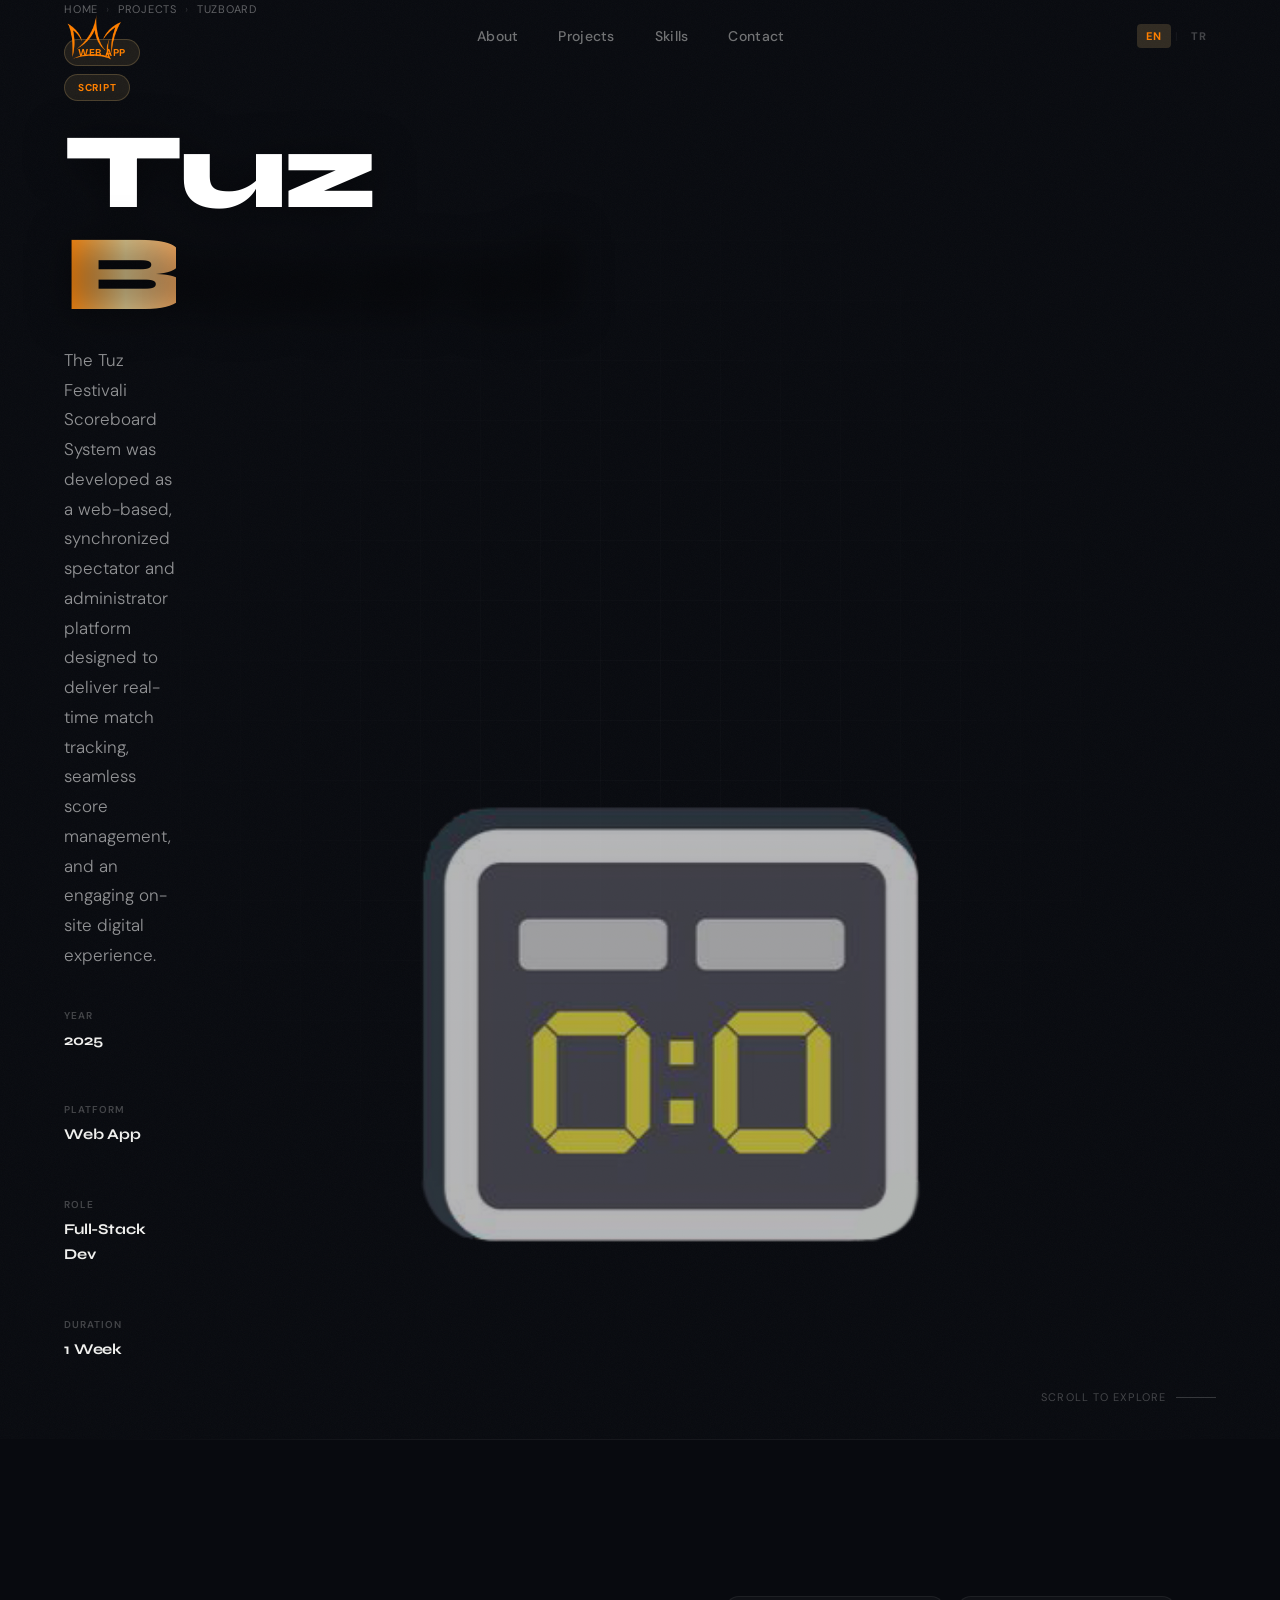
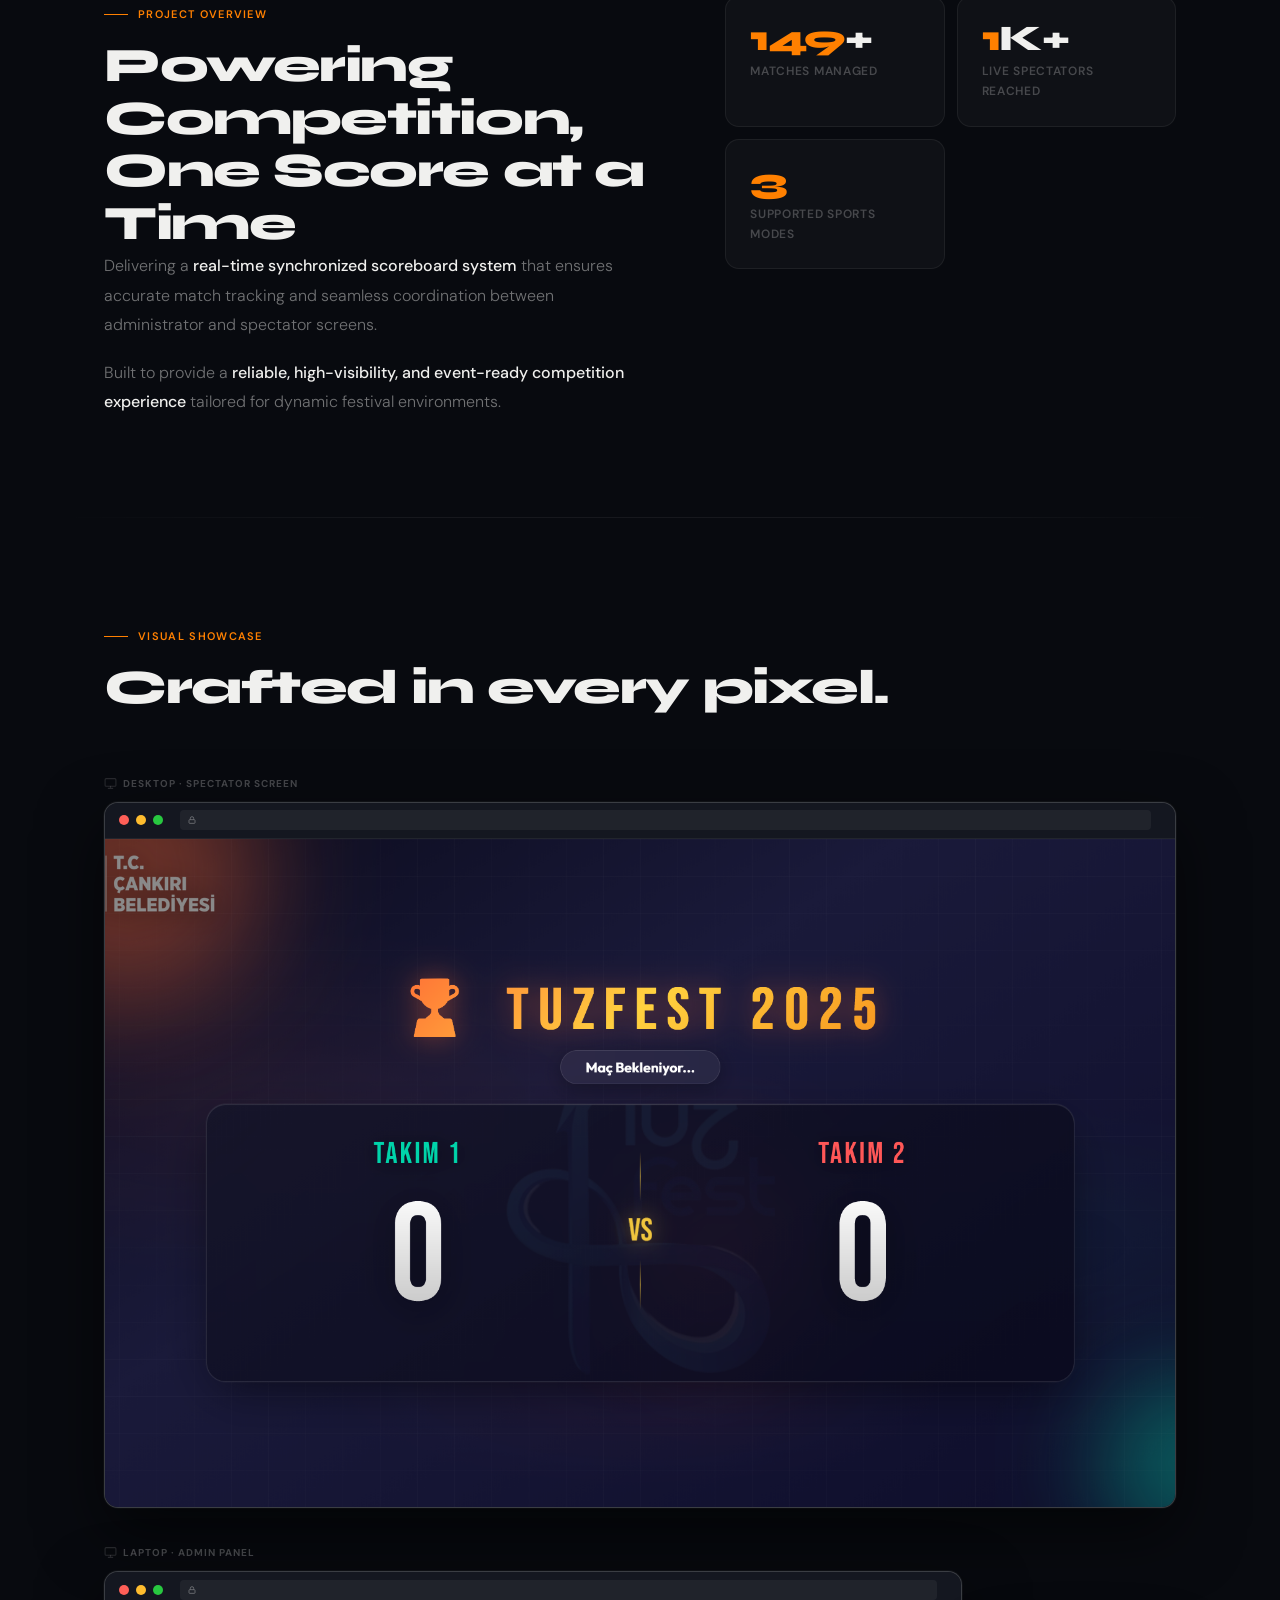
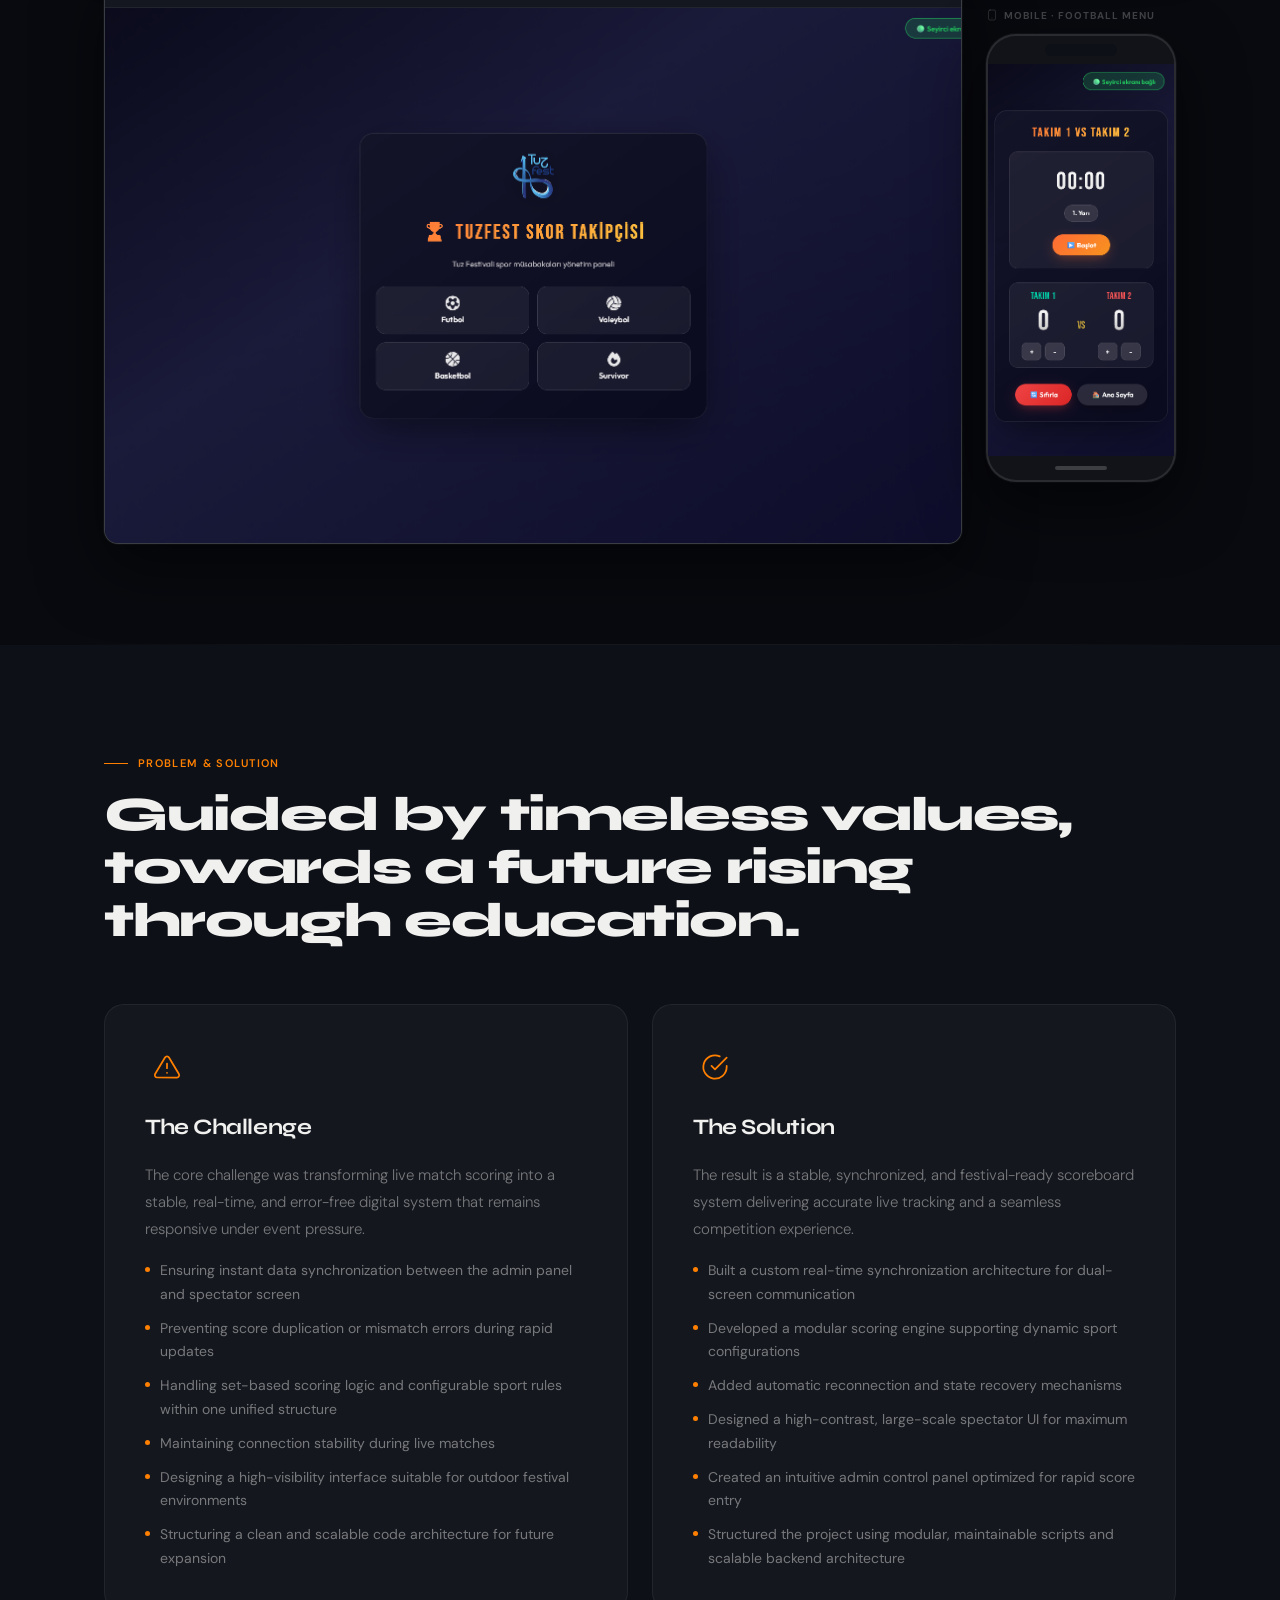
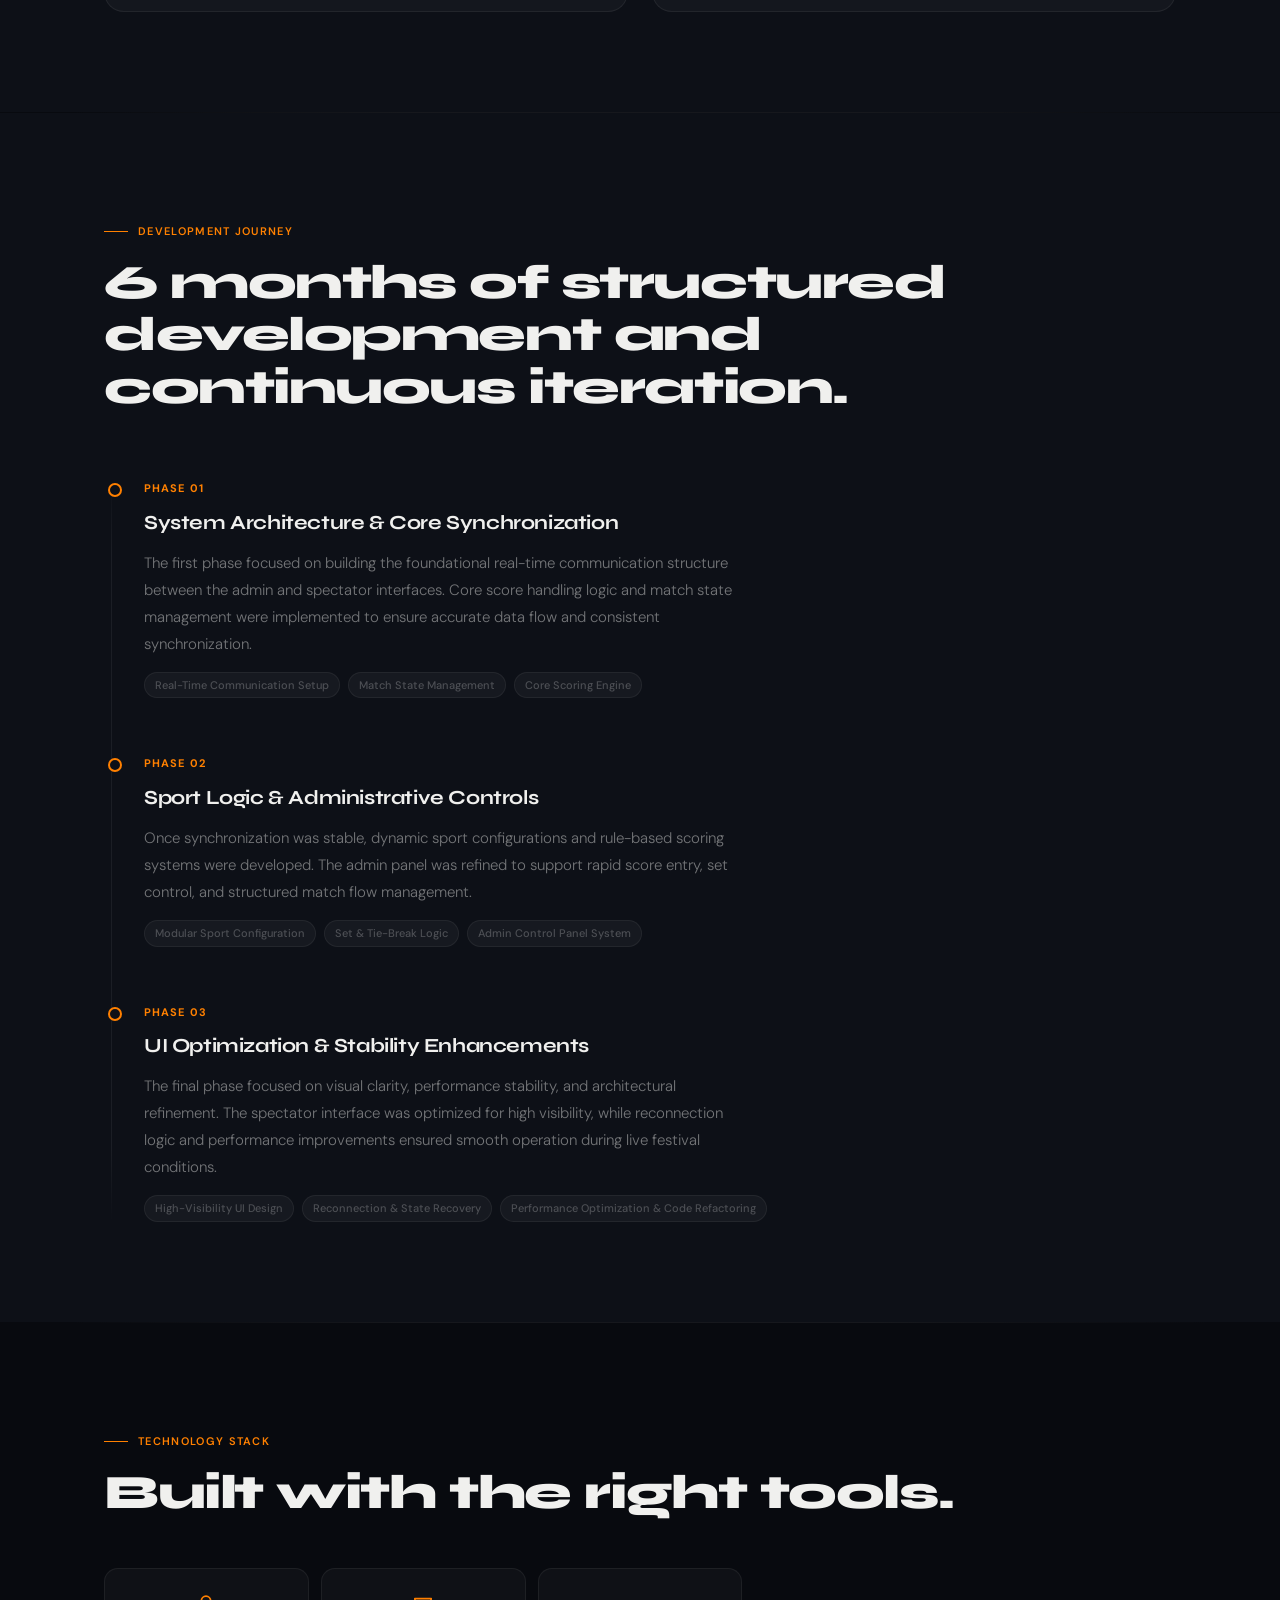
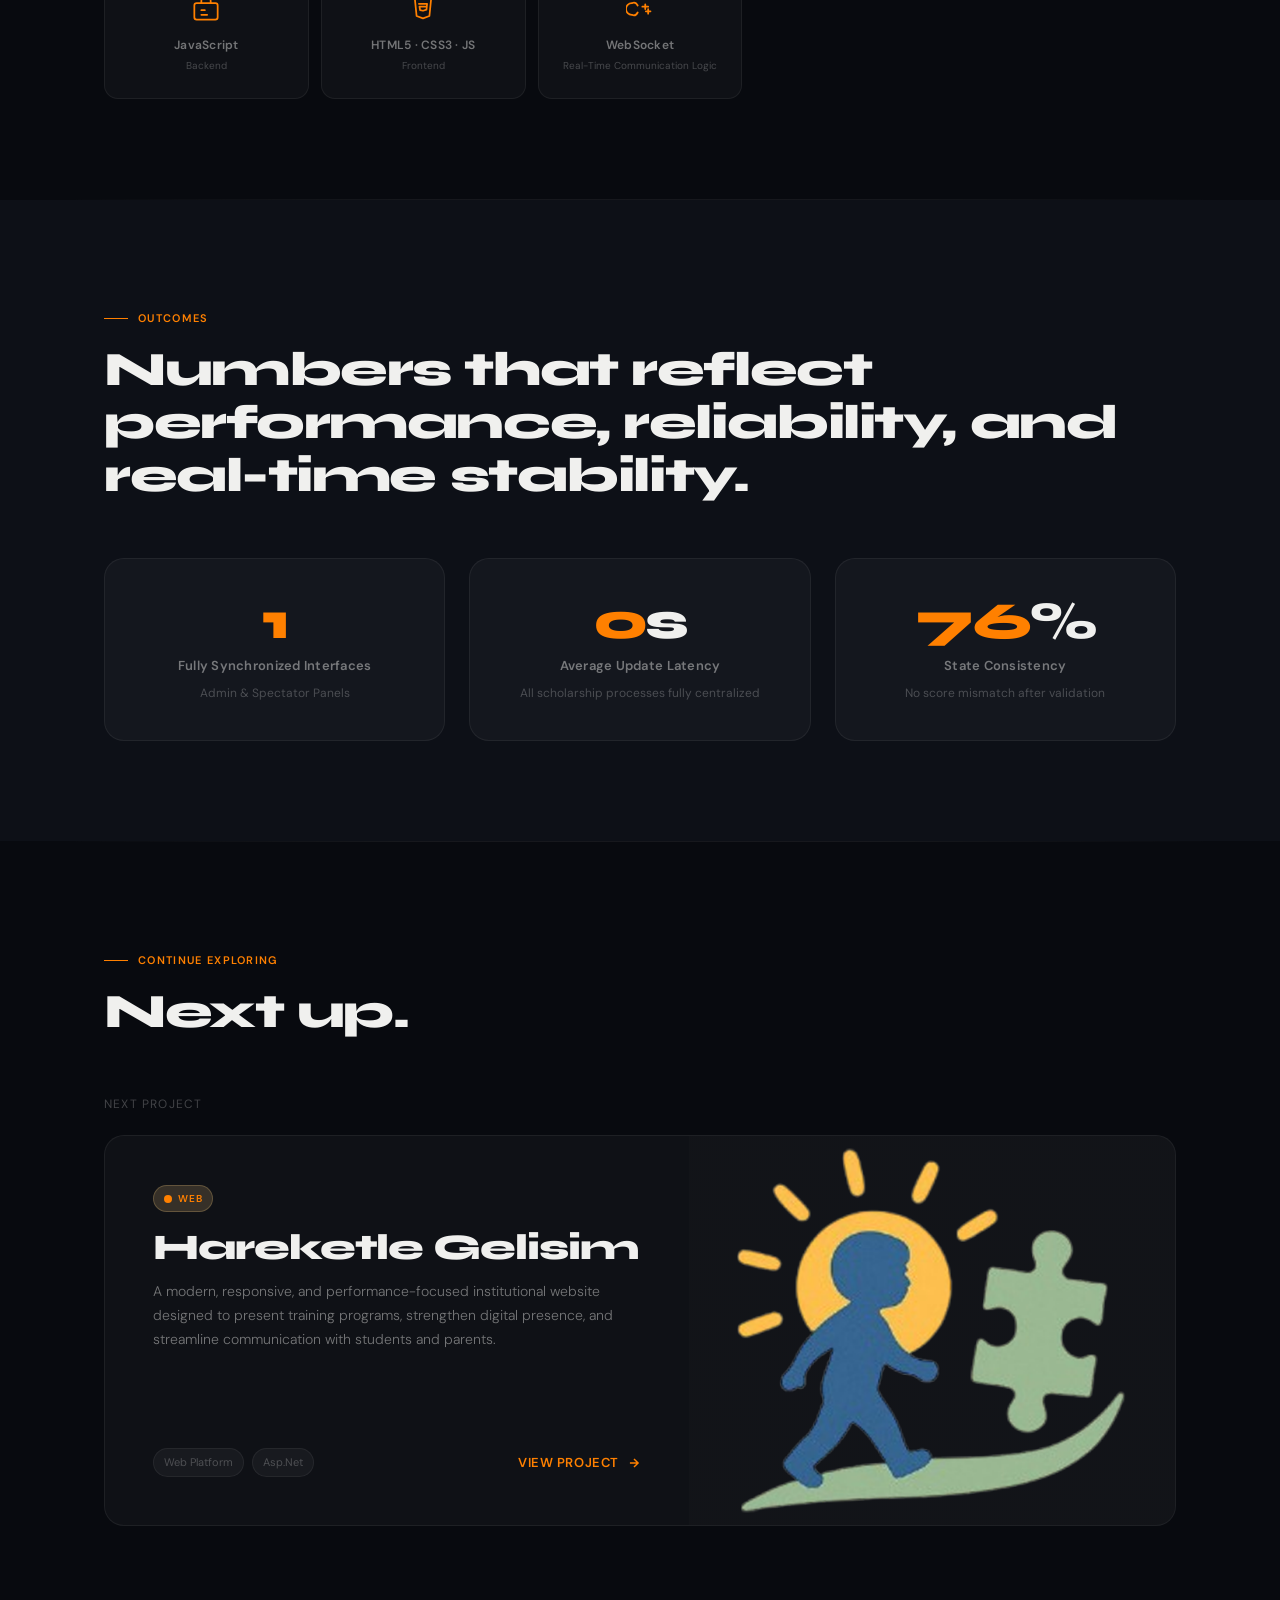
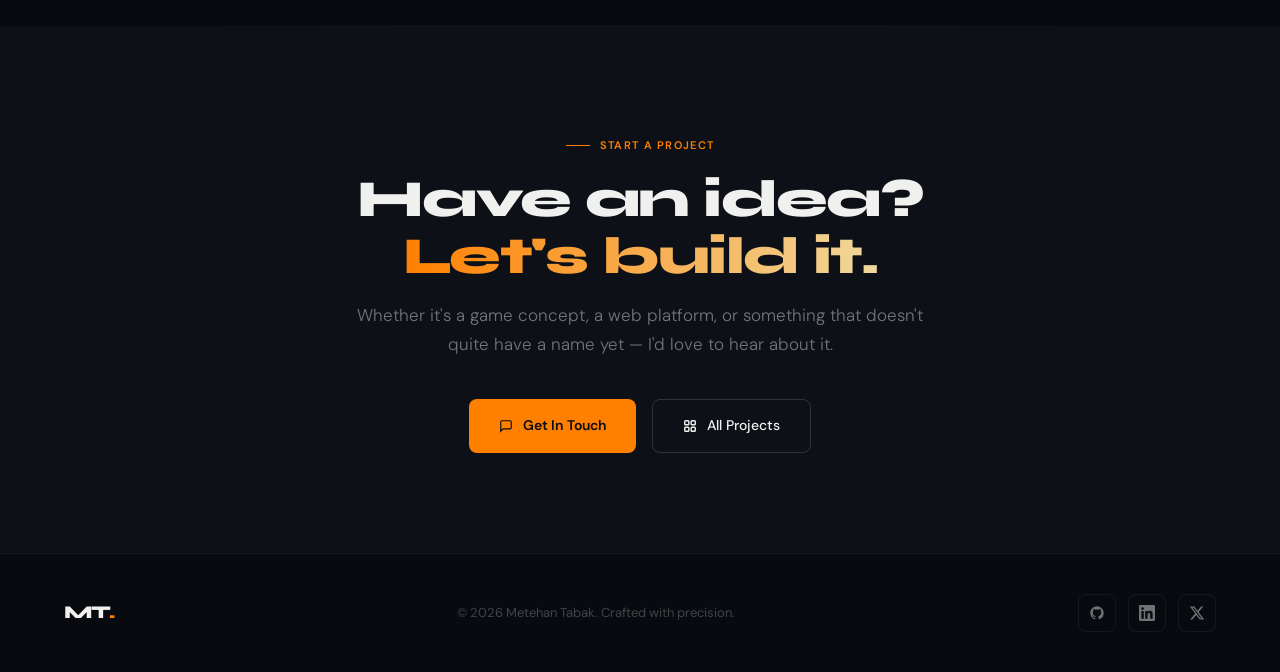
<file: TuzBoard.html>
<!DOCTYPE html>
<html lang="en">
<head>
  <meta charset="UTF-8">
  <meta name="viewport" content="width=device-width, initial-scale=1.0">
  <title>TuzBoard — Metehan Tabak</title>
  <link rel="preconnect" href="https://fonts.googleapis.com">
  <link rel="preconnect" href="https://fonts.gstatic.com" crossorigin>
  <link href="https://fonts.googleapis.com/css2?family=Syne:wght@400;500;600;700;800&family=DM+Sans:ital,opsz,wght@0,9..40,300;0,9..40,400;0,9..40,500;1,9..40,300&display=swap" rel="stylesheet">
  <link rel="stylesheet" href="assets/css/MobileNav.css">
  <style>
    *, *::before, *::after { margin: 0; padding: 0; box-sizing: border-box; }
    :root {
      --bg: #080a0f;
      --bg2: #0d1017;
      --surface: rgba(255,255,255,0.03);
      --surface-hover: rgba(255,255,255,0.06);
      --border: rgba(255,255,255,0.06);
      --border-hover: rgba(255,255,255,0.14);
      --accent: #ff8000;
      --accent2: #FFB266;
      --accent-glow: rgba(232,192,122,0.18);
      --accent-glow-strong: rgba(232,192,122,0.35);
      --text: #f0f0ee;
      --text-muted: rgba(240,240,238,0.45);
      --text-dim: rgba(240,240,238,0.25);
      --font-display: 'Syne', sans-serif;
      --font-body: 'DM Sans', sans-serif;
    }
    html { scroll-behavior: smooth; }
    body { background: var(--bg); color: var(--text); font-family: var(--font-body); font-size: 16px; line-height: 1.7; overflow-x: hidden; cursor: none; }

    body, * { cursor: none !important; }

    /* ── CUSTOM CURSOR ── */
    #cursor {
      position: fixed;
      top: 0; left: 0;
      width: 12px; height: 12px;
      background: var(--accent);
      border-radius: 50%;
      pointer-events: none;
      z-index: 9999;
      transform: translate(-50%, -50%);
      transition: width .2s, height .2s, background .2s, opacity .3s;
      mix-blend-mode: normal;
      opacity: 0;
    }
    #cursor-ring {
      position: fixed;
      top: 0; left: 0;
      width: 36px; height: 36px;
      border: 1.5px solid rgba(232,192,122,0.5);
      border-radius: 50%;
      pointer-events: none;
      z-index: 9998;
      transform: translate(-50%, -50%);
      transition: all .08s linear, opacity .3s;
      opacity: 0;
    }

    /* PRELOADER */
    #preloader { position: fixed; inset: 0; background: var(--bg); z-index: 99999; display: flex; align-items: center; justify-content: center; flex-direction: column; gap: 24px; transition: opacity .6s ease, visibility .6s ease; }
    #preloader.hidden { opacity: 0; visibility: hidden; }
    .preloader-logo { font-family: var(--font-display); font-size: 40px; font-weight: 800; letter-spacing: -0.03em; color: var(--text); }
    .preloader-logo span { color: var(--accent); }
    .preloader-bar-wrap { width: 200px; height: 2px; background: rgba(255,255,255,0.08); border-radius: 2px; overflow: hidden; }
    .preloader-bar { height: 100%; background: linear-gradient(90deg, var(--accent2), var(--accent)); width: 0%; animation: preload 1.4s cubic-bezier(.4,0,.2,1) forwards; }
    @keyframes preload { 0%{width:0%} 40%{width:60%} 80%{width:88%} 100%{width:100%} }

    /* NAV */
    nav { position: fixed; top: 0; left: 0; right: 0; z-index: 1000; padding: 0 clamp(24px,5vw,80px); height: 72px; display: flex; align-items: center; gap: 24px; transition: background .4s, backdrop-filter .4s; }
    nav.scrolled { background: rgba(8,10,15,0.85); backdrop-filter: blur(20px); border-bottom: 1px solid var(--border); }
    .nav-logo { text-decoration: none; flex: 0 0 auto; display: flex; align-items: center; }
    .nav-logo-img { height: 60px; width: auto; display: block; object-fit: contain; filter: brightness(1); transition: opacity .25s; }
    .nav-logo:hover .nav-logo-img { opacity: 0.8; }
    .nav-links { display: flex; align-items: center; gap: 40px; list-style: none; }
    .nav-links a { font-size: 14px; font-weight: 500; color: var(--text-muted); text-decoration: none; letter-spacing: 0.02em; transition: color .25s; position: relative; }
    .nav-links a::after { content:''; position:absolute; bottom:-4px; left:0; width:0; height:1px; background:var(--accent); transition:width .3s cubic-bezier(.4,0,.2,1); }
    .nav-links a:hover { color: var(--text); }
    .nav-links a:hover::after { width: 100%; }
    .hamburger { display: none; flex-direction: column; gap: 5px; background: none; border: none; padding: 4px; }
    .hamburger span { display: block; width: 22px; height: 1.5px; background: var(--text); border-radius: 2px; }

    /* ══ HERO ══ */
    #hero {
      position: relative;
      min-height: 92vh;
      display: flex;
      flex-direction: column;
      justify-content: flex-end;
      overflow: hidden;
    }

    /* subtle dark base */
    .hero-art {
      position: absolute; inset: 0; z-index: 0;
    }
    .hero-art::before {
      content: ''; position: absolute; inset: 0; z-index: 1; pointer-events: none;
      background:
        radial-gradient(ellipse 110% 70% at 50% 0%,   rgba(8,10,15,0.55) 0%, transparent 60%),
        radial-gradient(ellipse 100% 50% at 50% 100%,  rgba(8,10,15,0.95) 0%, rgba(8,10,15,0.6) 40%, transparent 70%);
    }
    .hero-art::after {
      content: ''; position: absolute; inset: 0; z-index: 2; pointer-events: none;
      background: linear-gradient(to top,
        var(--bg) 0%, rgba(8,10,15,0.96) 12%, rgba(8,10,15,0.80) 25%,
        rgba(8,10,15,0.45) 45%, rgba(8,10,15,0.15) 65%, transparent 80%);
    }
    .hero-noise { position: absolute; inset: 0; z-index: 3;
      background-image: url("data:image/svg+xml,%3Csvg viewBox='0 0 256 256' xmlns='http://www.w3.org/2000/svg'%3E%3Cfilter id='n'%3E%3CfeTurbulence type='fractalNoise' baseFrequency='0.9' numOctaves='4' stitchTiles='stitch'/%3E%3C/filter%3E%3Crect width='100%25' height='100%25' filter='url(%23n)' opacity='0.03'/%3E%3C/svg%3E");
      background-size: 200px; pointer-events: none; }
    .hero-grid { position: absolute; inset: 0; z-index: 3;
      background-image: linear-gradient(rgba(255,255,255,0.018) 1px, transparent 1px),
                        linear-gradient(90deg, rgba(255,255,255,0.018) 1px, transparent 1px);
      background-size: 60px 60px;
      mask-image: radial-gradient(ellipse 70% 70% at 50% 50%, black 0%, transparent 75%);
      pointer-events: none; }

    /* content strip — flex row: text left, logo right */
    .hero-content {
      position: relative; z-index: 10; width: 100%;
      padding: 0 clamp(28px,5vw,88px) clamp(52px,6vw,88px);
      opacity: 0; animation: fadeUp .9s ease .25s forwards;
      display: flex;
      align-items: flex-end;
      justify-content: space-between;
      gap: 0;
      overflow: visible;
    }
    /* text sits on top of the logo bleed */
    .hero-text {
      flex: 1; min-width: 0;
      position: relative; z-index: 2;
    }

    /* ── PARALLAX LOGO IMG ── */
    #heroLogoImg {
      flex-shrink: 0;
      width: clamp(1000px, 52vw, 720px);
      height: clamp(420px, 52vw, 720px);
      object-fit: contain;
      display: block;
      margin-right: 40px;
      opacity: 0;
      will-change: transform;
      position: relative; z-index: 1;
      transition: opacity 0.7s ease;
      pointer-events: none;
    }
    #heroLogoImg.loaded { opacity: 0.65; }
    @media (max-width: 768px) { #heroLogoImg { display: none; } }
    .hero-breadcrumb { display: flex; align-items: center; gap: 8px; font-size: 11px; color: rgba(255,255,255,.35); letter-spacing: 0.07em; text-transform: uppercase; margin-bottom: 20px; }
    .hero-breadcrumb a { color: rgba(255,255,255,.35); text-decoration: none; transition: color .2s; }
    .hero-breadcrumb a:hover { color: var(--accent); }
    .hero-breadcrumb-sep { opacity: .4; }
    .hero-tags { display: flex; gap: 8px; flex-wrap: wrap; margin-bottom: 20px; }
    .hero-tag { padding: 4px 13px; background: rgba(232,192,122,0.1); border: 1px solid rgba(232,192,122,0.22); border-radius: 100px; font-size: 10px; font-weight: 700; color: var(--accent); letter-spacing: 0.07em; text-transform: uppercase; }
    h1.hero-title { font-family: var(--font-display); font-size: clamp(52px, 9.5vw, 108px); font-weight: 800; line-height: .95; letter-spacing: -0.04em; color: #fff; margin-bottom: 20px; text-shadow: 0 4px 40px rgba(0,0,0,.5); }
    h1.hero-title span { display: block; background: linear-gradient(90deg, var(--accent) 0%, #f0d89a 55%, var(--accent2) 100%); -webkit-background-clip: text; -webkit-text-fill-color: transparent; background-clip: text; }
    .hero-desc { font-size: clamp(14px, 1.6vw, 17px); color: rgba(255,255,255,.55); max-width: 560px; line-height: 1.75; font-weight: 300; margin-bottom: 36px; }
    .hero-meta { display: flex; gap: 48px; flex-wrap: wrap; }
    .meta-label { font-size: 10px; letter-spacing: 0.1em; text-transform: uppercase; color: var(--text-dim); font-weight: 600; margin-bottom: 4px; }
    .meta-value { font-family: var(--font-display); font-size: 15px; font-weight: 700; color: var(--text); letter-spacing: -0.01em; }
    .hero-scroll { position: absolute; bottom: 32px; right: clamp(24px,5vw,80px); display: flex; align-items: center; gap: 10px; font-size: 11px; letter-spacing: 0.1em; text-transform: uppercase; color: var(--text-dim); opacity: 0; animation: fadeUp .8s ease 1s forwards; }
    .scroll-line { width: 40px; height: 1px; background: rgba(255,255,255,.18); overflow: hidden; position: relative; }
    .scroll-line::after { content:''; position:absolute; left:-100%; top:0; width:100%; height:100%; background:var(--accent); animation: lineSlide 2.2s ease 1.8s infinite; }
    @keyframes lineSlide { 0%{left:-100%} 50%{left:0%} 100%{left:100%} }
    @keyframes fadeUp { from{opacity:0;transform:translateY(28px)} to{opacity:1;transform:translateY(0)} }

    /* DIVIDER */
    .section-divider { height: 1px; background: linear-gradient(90deg, transparent, var(--border) 30%, var(--border) 70%, transparent); margin: 0 clamp(24px,5vw,80px); }

    /* SECTION BASE */
    .section-wrap { max-width: 1200px; margin: 0 auto; padding: 100px clamp(24px,5vw,80px); }
    .section-label { display: inline-flex; align-items: center; gap: 10px; font-size: 11px; letter-spacing: 0.12em; text-transform: uppercase; color: var(--accent); font-weight: 600; margin-bottom: 16px; }
    .section-label::before { content:''; display:block; width:24px; height:1px; background:var(--accent); }
    .section-title { font-family: var(--font-display); font-size: clamp(28px,4.5vw,48px); font-weight: 800; letter-spacing: -0.03em; line-height: 1.1; color: var(--text); }

    /* REVEAL */
    .reveal { opacity: 0; transform: translateY(32px); transition: opacity .8s cubic-bezier(.4,0,.2,1), transform .8s cubic-bezier(.4,0,.2,1); }
    .reveal.visible { opacity: 1; transform: translateY(0); }
    .reveal-delay-1 { transition-delay: .1s; }
    .reveal-delay-2 { transition-delay: .2s; }
    .reveal-delay-3 { transition-delay: .3s; }
    .reveal-delay-4 { transition-delay: .4s; }

    /* OVERVIEW */
    #overview { background: var(--bg); }
    .overview-grid { display: grid; grid-template-columns: 1.2fr 1fr; gap: 80px; align-items: start; margin-top: 56px; }
    .overview-body { font-size: 16px; color: var(--text-muted); line-height: 1.85; font-weight: 300; }
    .overview-body p + p { margin-top: 18px; }
    .overview-body strong { color: var(--text); font-weight: 500; }
    .stat-card { padding: 24px; background: var(--surface); border: 1px solid var(--border); border-radius: 14px; transition: all .3s; }
    .stat-card:hover { background: var(--surface-hover); border-color: var(--border-hover); transform: translateX(4px); }
    .stat-card-num { font-family: var(--font-display); font-size: 36px; font-weight: 800; letter-spacing: -0.04em; color: var(--text); line-height: 1; }
    .stat-card-num span { color: var(--accent); }
    .stat-card-label { font-size: 12px; letter-spacing: 0.06em; text-transform: uppercase; color: var(--text-dim); margin-top: 4px; font-weight: 600; }
    .stat-row { display: grid; grid-template-columns: 1fr 1fr; gap: 12px; }

    /* CHALLENGE / SOLUTION */
    #challenge { background: var(--bg2); }
    .cs-grid { display: grid; grid-template-columns: 1fr 1fr; gap: 24px; margin-top: 56px; }
    .cs-card { padding: 40px; background: var(--surface); border: 1px solid var(--border); border-radius: 20px; transition: all .4s; }
    .cs-card:hover { background: var(--surface-hover); border-color: var(--border-hover); transform: translateY(-4px); }
    .cs-icon { width:44px; height:44px; display:flex; align-items:center; justify-content:center; color:var(--accent); margin-bottom:20px; }
    .cs-title { font-family: var(--font-display); font-size: 22px; font-weight: 700; color: var(--text); letter-spacing: -0.02em; margin-bottom: 16px; }
    .cs-body { font-size: 15px; color: var(--text-muted); line-height: 1.8; font-weight: 300; }
    .cs-list { margin-top: 16px; display: flex; flex-direction: column; gap: 10px; }
    .cs-item { display: flex; align-items: flex-start; gap: 10px; font-size: 14px; color: var(--text-muted); }
    .cs-item::before { content:''; display:block; width:5px; height:5px; border-radius:50%; background:var(--accent); margin-top:8px; flex-shrink:0; }

        /* GALLERY */
    #gallery { background: var(--bg); }

    /* ── Gallery Layout ── */
    .gallery-showcase { display: flex; flex-direction: column; gap: 32px; margin-top: 56px; }

    /* Row wrappers */
    .gallery-row { display: flex; gap: 24px; align-items: stretch; }

    /* ── DEVICE LABEL ── */
    .device-label {
      display: inline-flex; align-items: center; gap: 6px;
      font-size: 10px; font-weight: 700; letter-spacing: 0.1em; text-transform: uppercase;
      color: var(--text-dim); margin-bottom: 10px;
    }
    .device-label svg { opacity: .55; }

    /* ── DESKTOP FRAME ── */
    .device-desktop {
      flex: 1; min-width: 0;
      transition: transform .4s cubic-bezier(.4,0,.2,1);
    }
    .device-desktop:hover { transform: translateY(-5px); }

    .browser-frame {
      border-radius: 14px; overflow: hidden;
      border: 1px solid var(--border-hover);
      background: #1a1d24;
      box-shadow: 0 24px 64px rgba(0,0,0,0.55), 0 0 0 1px rgba(255,255,255,0.04);
      transition: box-shadow .4s, border-color .4s;
    }
    .device-desktop:hover .browser-frame {
      box-shadow: 0 32px 80px rgba(0,0,0,0.65), 0 0 0 1px rgba(232,192,122,0.14);
      border-color: rgba(232,192,122,0.2);
    }
    .browser-bar {
      height: 36px; background: #141720;
      border-bottom: 1px solid rgba(255,255,255,0.06);
      display: flex; align-items: center; padding: 0 14px; gap: 7px; flex-shrink: 0;
    }
    .browser-dot {
      width: 10px; height: 10px; border-radius: 50%; flex-shrink: 0;
    }
    .browser-dot:nth-child(1) { background: #ff5f57; }
    .browser-dot:nth-child(2) { background: #febc2e; }
    .browser-dot:nth-child(3) { background: #28c840; }
    .browser-url {
      flex: 1; height: 20px; background: rgba(255,255,255,0.05);
      border-radius: 4px; margin: 0 10px; display: flex; align-items: center;
      padding: 0 8px; gap: 6px;
    }
    .browser-url-lock { width: 8px; height: 8px; opacity: .4; }
    .browser-url-text {
      font-size: 10px; color: rgba(255,255,255,0.3); letter-spacing: 0.02em;
      white-space: nowrap; overflow: hidden; text-overflow: ellipsis;
    }
    .browser-screen {
      width: 100%; aspect-ratio: 16/10; overflow: hidden;
      position: relative; display: block;
    }
    .browser-screen img {
      width: 100%; height: 100%; object-fit: cover; object-position: top center;
      display: block; transition: transform .6s cubic-bezier(.4,0,.2,1);
    }
    .device-desktop:hover .browser-screen img { transform: scale(1.03); }

    /* ── MOBILE FRAME ── */
    .device-mobile {
      flex: 0 0 auto; width: 190px;
      transition: transform .4s cubic-bezier(.4,0,.2,1);
    }
    .device-mobile:hover { transform: translateY(-5px); }

    .phone-frame {
      border-radius: 30px; overflow: hidden;
      border: 2px solid rgba(255,255,255,0.1);
      background: #111318;
      box-shadow: 0 24px 64px rgba(0,0,0,0.6), inset 0 1px 0 rgba(255,255,255,0.08), 0 0 0 1px rgba(255,255,255,0.04);
      transition: box-shadow .4s, border-color .4s;
      position: relative;
    }
    .device-mobile:hover .phone-frame {
      box-shadow: 0 32px 80px rgba(0,0,0,0.7), inset 0 1px 0 rgba(255,255,255,0.1), 0 0 0 1px rgba(232,192,122,0.18);
      border-color: rgba(232,192,122,0.25);
    }
    .phone-notch {
      height: 28px; background: #111318;
      display: flex; align-items: center; justify-content: center;
      position: relative; z-index: 2; flex-shrink: 0;
    }
    .phone-notch-pill {
      width: 72px; height: 12px; background: #0d1017; border-radius: 8px;
    }
    .phone-screen {
      width: 100%; aspect-ratio: 9/19; overflow: hidden; display: block;
      background: #0d1017;
    }
    .phone-screen img {
      width: 100%; height: 100%; object-fit: cover; object-position: top center;
      display: block; transition: transform .6s cubic-bezier(.4,0,.2,1);
    }
    .device-mobile:hover .phone-screen img { transform: scale(1.03); }
    .phone-home {
      height: 24px; display: flex; align-items: center; justify-content: center;
      flex-shrink: 0;
    }
    .phone-home-bar {
      width: 52px; height: 4px; border-radius: 3px; background: rgba(255,255,255,0.18);
    }

    @media (max-width: 900px) {
      .gallery-row { flex-direction: column; }
      .device-mobile { width: 100%; max-width: 220px; margin: 0 auto; }
    }
    @media (max-width: 560px) {
      .device-mobile { width: 180px; }
    }

    /* old classes kept for compatibility */
    .gallery-grid { display: none; }
    .gallery-item { display: none; }
    .gallery-caption { font-family: var(--font-display); font-size: 14px; font-weight: 700; color: var(--text); letter-spacing: -0.01em; }
    .gallery-sub { font-size: 12px; color: var(--text-dim); }

    /* PROCESS */
    #process { background: var(--bg2); }
    .process-timeline { position: relative; margin-top: 64px; padding-left: 40px; }
    .process-timeline::before { content:''; position:absolute; left:7px; top:0; bottom:0; width:1px; background:linear-gradient(to bottom, transparent, var(--border) 10%, var(--border) 90%, transparent); }
    .process-step { position: relative; padding-bottom: 56px; }
    .process-step:last-child { padding-bottom: 0; }
    .process-dot { position: absolute; left: -36px; top: 4px; width: 14px; height: 14px; border-radius: 50%; border: 2px solid var(--accent); background: var(--bg2); transition: all .3s; }
    .process-step:hover .process-dot { background: var(--accent); box-shadow: 0 0 16px var(--accent-glow); }
    .process-num { font-size: 11px; font-weight: 700; color: var(--accent); letter-spacing: 0.1em; text-transform: uppercase; margin-bottom: 8px; }
    .process-title { font-family: var(--font-display); font-size: 20px; font-weight: 700; color: var(--text); letter-spacing: -0.02em; margin-bottom: 10px; }
    .process-body { font-size: 15px; color: var(--text-muted); line-height: 1.8; font-weight: 300; max-width: 600px; }
    .process-tags { display: flex; gap: 8px; flex-wrap: wrap; margin-top: 14px; }
    .ptag { padding: 3px 10px; background: rgba(255,255,255,0.04); border: 1px solid var(--border); border-radius: 100px; font-size: 11px; color: var(--text-dim); font-weight: 500; }

    /* TECH */
    #tech { background: var(--bg); }
    .tech-grid { display: grid; grid-template-columns: repeat(5, 1fr); gap: 12px; margin-top: 48px; }
    .tech-item { padding: 24px 16px; background: var(--surface); border: 1px solid var(--border); border-radius: 14px; text-align: center; transition: all .3s cubic-bezier(.4,0,.2,1); display:flex; flex-direction:column; align-items:center; }
    .tech-item:hover { background: var(--surface-hover); border-color: rgba(232,192,122,0.25); transform: translateY(-4px); box-shadow: 0 8px 24px rgba(0,0,0,0.3), 0 0 0 1px rgba(232,192,122,0.1); }
    .tech-icon { width:32px; height:32px; display:flex; align-items:center; justify-content:center; color:var(--accent); margin:0 auto 10px auto; }
    .tech-label { font-size: 12px; font-weight: 600; color: var(--text-muted); letter-spacing: 0.02em; }
    .tech-sub { font-size: 10px; color: var(--text-dim); margin-top: 2px; }

    /* RESULTS */
    #results { background: var(--bg2); }
    .results-grid { display: grid; grid-template-columns: repeat(3, 1fr); gap: 24px; margin-top: 56px; }
    .result-card { padding: 36px 32px; background: var(--surface); border: 1px solid var(--border); border-radius: 20px; text-align: center; transition: all .4s; position: relative; overflow: hidden; }
    .result-card::before { content:''; position:absolute; inset:0; background:radial-gradient(circle at 50% 0%, var(--accent-glow) 0%, transparent 70%); opacity:0; transition:opacity .4s; }
    .result-card:hover { background: var(--surface-hover); border-color: rgba(232,192,122,0.2); transform: translateY(-6px); box-shadow: 0 16px 48px rgba(0,0,0,0.4); }
    .result-card:hover::before { opacity: 1; }
    .result-num { font-family: var(--font-display); font-size: 52px; font-weight: 800; letter-spacing: -0.04em; color: var(--text); line-height: 1; position: relative; }
    .result-num span { color: var(--accent); }
    .result-label { font-size: 13px; font-weight: 600; color: var(--text-muted); margin-top: 8px; letter-spacing: 0.02em; position: relative; }
    .result-desc { font-size: 12px; color: var(--text-dim); margin-top: 6px; position: relative; }

    /* NEXT PROJECT */
    #next { background: var(--bg); }
    .next-inner { margin-top: 56px; }
    .next-label { font-size: 12px; letter-spacing: 0.1em; text-transform: uppercase; color: var(--text-dim); margin-bottom: 20px; }
    .next-card { display: grid; grid-template-columns: 1.2fr 1fr; border: 1px solid var(--border); border-radius: 20px; overflow: hidden; transition: all .4s cubic-bezier(.4,0,.2,1); text-decoration: none; background: var(--surface); transform-style: preserve-3d; }
    .next-card:hover { border-color: rgba(232,192,122,0.25); background: var(--surface-hover); transform: perspective(1200px) translateY(-8px); box-shadow: 0 24px 80px rgba(0,0,0,0.5), 0 0 0 1px rgba(232,192,122,0.1); }
    .next-card-content { padding: 48px; display: flex; flex-direction: column; justify-content: space-between; }
    .next-card-badge { display: inline-flex; align-items: center; gap: 6px; padding: 4px 10px; background: var(--accent-glow); border: 1px solid rgba(232,192,122,0.25); border-radius: 100px; font-size: 10px; font-weight: 600; color: var(--accent); letter-spacing: 0.08em; text-transform: uppercase; margin-bottom: 16px; }
    .next-card-title { font-family: var(--font-display); font-size: clamp(22px,3.5vw,36px); font-weight: 800; color: var(--text); letter-spacing: -0.03em; line-height: 1.1; margin-bottom: 12px; }
    .next-card-desc { font-size: 14px; color: var(--text-muted); line-height: 1.7; font-weight: 300; }
    .next-card-bottom { margin-top: 32px; display: flex; align-items: center; justify-content: space-between; }
    .next-card-tags { display: flex; gap: 8px; flex-wrap: wrap; }
    .ntag { padding: 4px 10px; background: rgba(255,255,255,0.04); border: 1px solid var(--border); border-radius: 100px; font-size: 11px; color: var(--text-dim); }
    .next-arrow { display: flex; align-items: center; gap: 8px; font-size: 13px; font-weight: 600; color: var(--accent); letter-spacing: 0.04em; text-transform: uppercase; transition: gap .2s; }
    .next-card:hover .next-arrow { gap: 14px; }
    .next-card-visual { background: linear-gradient(135deg, rgba(44, 44, 44, 0.1) 100%, rgba(70,70,70,0.06) 0%); display: flex; align-items: center; justify-content: center; font-size: 80px; min-height: 240px; }
    .next-card-visual-emoji { transition: transform .5s cubic-bezier(.4,0,.2,1); }
    .next-card:hover .next-card-visual-emoji { transform: scale(1.1) rotate(-5deg); }
    .next-card-img { max-width: 80%; height: auto; object-fit: contain; transition: transform .5s cubic-bezier(.4,0,.2,1); }
    .next-card:hover .next-card-img { transform: scale(1.1); }

    /* CTA */
    #cta { background: var(--bg2); }
    .cta-inner { text-align: center; max-width: 600px; margin: 0 auto; }
    .cta-title { font-family: var(--font-display); font-size: clamp(28px,5vw,52px); font-weight: 800; letter-spacing: -0.03em; line-height: 1.1; color: var(--text); margin-bottom: 16px; }
    .cta-title span { background: linear-gradient(90deg, var(--accent) 0%, #f0d89a 100%); -webkit-background-clip: text; -webkit-text-fill-color: transparent; background-clip: text; }
    .cta-desc { font-size: 17px; color: var(--text-muted); line-height: 1.7; font-weight: 300; margin-bottom: 40px; }
    .cta-btns { display: flex; gap: 16px; justify-content: center; flex-wrap: wrap; }
    .btn-primary { display: inline-flex; align-items: center; gap: 10px; padding: 14px 30px; background: var(--accent); color: #080a0f; font-family: var(--font-body); font-size: 14px; font-weight: 600; letter-spacing: 0.01em; border-radius: 8px; border: none; text-decoration: none; transition: all .3s cubic-bezier(.4,0,.2,1); position: relative; overflow: hidden; }
    .btn-primary::before { content:''; position:absolute; inset:0; background:rgba(255,255,255,0.15); opacity:0; transition:opacity .3s; }
    .btn-primary:hover { transform: translateY(-2px); box-shadow: 0 8px 30px var(--accent-glow-strong); }
    .btn-primary:hover::before { opacity: 1; }
    .btn-secondary { display: inline-flex; align-items: center; gap: 10px; padding: 14px 30px; background: transparent; color: var(--text); font-family: var(--font-body); font-size: 14px; font-weight: 500; border-radius: 8px; border: 1px solid var(--border-hover); text-decoration: none; transition: all .3s; }
    .btn-secondary:hover { border-color: rgba(255,255,255,0.25); background: rgba(255,255,255,0.04); transform: translateY(-2px); }

    /* FOOTER */
    footer { border-top: 1px solid var(--border); padding: 40px clamp(24px,5vw,80px); display: flex; align-items: center; justify-content: space-between; flex-wrap: wrap; gap: 20px; }
    .footer-logo { font-family: var(--font-display); font-size: 18px; font-weight: 800; letter-spacing: -0.03em; color: var(--text); text-decoration: none; }
    .footer-logo span { color: var(--accent); }
    .footer-copy { font-size: 13px; color: var(--text-dim); }
    .footer-socials { display: flex; gap: 12px; }
    .social-btn { width: 38px; height: 38px; border: 1px solid var(--border); border-radius: 8px; display: flex; align-items: center; justify-content: center; color: var(--text-muted); text-decoration: none; transition: all .3s; }
    .social-btn:hover { border-color: var(--accent); color: var(--accent); background: var(--accent-glow); transform: translateY(-2px); }

    /* BACK TO TOP */
    #btt { position: fixed; bottom: 32px; right: 32px; width: 44px; height: 44px; background: var(--surface); border: 1px solid var(--border); border-radius: 10px; display: flex; align-items: center; justify-content: center; color: var(--text-muted); text-decoration: none; font-size: 18px; transition: all .3s; opacity: 0; pointer-events: none; z-index: 100; transform: translateY(10px); }
    #btt.visible { opacity: 1; pointer-events: all; transform: translateY(0); }
    #btt:hover { border-color: var(--accent); color: var(--accent); background: var(--accent-glow); }

    ::-webkit-scrollbar { width: 4px; }
    ::-webkit-scrollbar-track { background: var(--bg); }
    ::-webkit-scrollbar-thumb { background: rgba(232,192,122,0.2); border-radius: 2px; }
    ::selection { background: rgba(232,192,122,0.2); color: var(--text); }

    /* ══ STICKY PROJECT BAR ══ */
    #project-bar {
      position: fixed;
      top: 72px; left: 0; right: 0;
      height: 52px;
      z-index: 900;
      display: flex;
      align-items: center;
      padding: 0 clamp(20px,4vw,72px);
      background: rgba(8,10,15,0.94);
      backdrop-filter: blur(24px);
      -webkit-backdrop-filter: blur(24px);
      border-bottom: 1px solid rgba(255,255,255,0.06);
      /* Tamamen viewport dışına çek */
      transform: translateY(calc(-100% - 72px));
      opacity: 0;
      transition: transform 0.42s cubic-bezier(.4,0,.2,1), opacity 0.38s ease;
      pointer-events: none;
    }
    #project-bar.visible {
      transform: translateY(0);
      opacity: 1;
      pointer-events: all;
    }

    /* Scroll progress bar */
    #project-bar::after {
      content: '';
      position: absolute;
      bottom: 0; left: 0;
      height: 2px;
      width: var(--scroll-pct, 0%);
      background: linear-gradient(90deg, var(--accent2), var(--accent));
      transition: width 0.1s linear;
      border-radius: 0 2px 2px 0;
    }

    .pbar-left {
      display: flex; align-items: center; gap: 10px;
      flex: 0 0 auto; min-width: 0;
    }
    .pbar-logo { width: 26px; height: 26px; object-fit: contain; border-radius: 6px; opacity: 0.85; }
    .pbar-divider { width: 1px; height: 18px; background: rgba(255,255,255,0.1); flex-shrink: 0; }
    .pbar-name { font-family: var(--font-display); font-size: 13px; font-weight: 700; color: var(--text); letter-spacing: -0.02em; white-space: nowrap; }

    /* ── CENTERED pbar-nav ── */
    .pbar-nav-wrap {
      position: absolute;
      top: 0; bottom: 0;
      left: 50%;
      transform: translateX(-50%);
      display: flex;
      align-items: center;
    }
    .pbar-nav {
      display: flex;
      align-items: center;
      gap: 2px;
      height: 100%;
    }
    .pbar-btn {
      display: flex; align-items: center; gap: 6px;
      padding: 5px 11px; border-radius: 7px;
      color: rgba(255,255,255,0.4);
      text-decoration: none; font-size: 11.5px; font-weight: 600;
      letter-spacing: 0.01em; white-space: nowrap;
      transition: color .22s, background .22s;
      border: none; background: transparent;
      position: relative;
    }
    .pbar-btn::after {
      content: '';
      position: absolute;
      bottom: -1px; left: 50%;
      transform: translateX(-50%) scaleX(0);
      width: 60%; height: 2px;
      background: var(--accent);
      border-radius: 2px 2px 0 0;
      transition: transform .25s cubic-bezier(.4,0,.2,1), opacity .25s;
      opacity: 0;
    }
    .pbar-btn svg { flex-shrink: 0; opacity: 0.6; transition: opacity .22s, color .22s; }
    .pbar-btn:hover { color: var(--text); background: rgba(255,255,255,0.05); }
    .pbar-btn:hover svg { opacity: 1; }
    .pbar-btn.active { color: var(--accent); }
    .pbar-btn.active::after { transform: translateX(-50%) scaleX(1); opacity: 1; }
    .pbar-btn.active svg { opacity: 1; color: var(--accent); }

    /* Mirror of pbar-left — nav'ı gerçekten ortalar */
    .pbar-right { flex: 0 0 auto; visibility: hidden; display: flex; align-items: center; gap: 10px; }
    .pbar-right .pbar-logo { width: 26px; height: 26px; }
    .pbar-right .pbar-divider { width: 1px; height: 18px; }
    .pbar-right .pbar-name { font-size: 13px; }

    /* spacer to balance flex layout so brand doesn't shift nav */
    .pbar-right { flex-shrink: 0; width: 0; }

    /* RESPONSIVE */
    @media(max-width:1024px) {
      .overview-grid { grid-template-columns: 1fr; gap: 48px; }
      .cs-grid { grid-template-columns: 1fr; }
      .gallery-grid { grid-template-columns: 1fr; }
      .gallery-item.tall, .gallery-item.wide { grid-row: span 1; grid-column: span 1; }
      .tech-grid { grid-template-columns: repeat(4, 1fr); }
      .results-grid { grid-template-columns: 1fr 1fr; }
      .next-card { grid-template-columns: 1fr; }
      .next-card-visual { min-height: 160px; }
    }
    @media(max-width:768px) {
      .nav-links { display: none; }
      .hamburger { display: flex; }
      .lang-switcher { display: flex; position: absolute; left: 50%; transform: translateX(-50%); }
      .tech-grid { grid-template-columns: repeat(3, 1fr); }
      .results-grid { grid-template-columns: 1fr; }
      .stat-row { grid-template-columns: 1fr; }
      .hero-meta { gap: 24px; }
      footer { flex-direction: column; align-items: flex-start; }
      /* hide right logo on small screens */
      .hero-logo-right { display: none; }
      /* pbar: icon-only on mobile */
      .pbar-btn span { display: none; }
      .pbar-btn { padding: 7px 9px; gap: 0; }
      .pbar-btn svg { width: 16px; height: 16px; }
      .pbar-name { display: none; }
      .pbar-divider { display: none; }
      .pbar-right { display: none; }
    }
    @media(max-width:480px) {
    }
  
    /* ── LANG SWITCHER ── */
    .lang-switcher { display: flex; align-items: center; gap: 4px; flex: 0 0 auto; }
    .nav-center { display: flex; flex: 1; align-items: center; justify-content: center; gap: 40px; }
    .lang-btn { background: none; border: none; font-family: var(--font-body); font-size: 11px; font-weight: 700; color: var(--text-dim); cursor: pointer; letter-spacing: 0.08em; padding: 5px 9px; border-radius: 4px; transition: all .2s; text-transform: uppercase; }
    .lang-btn.active { color: var(--accent); background: var(--accent-glow); }
    .lang-btn:hover:not(.active) { color: var(--text-muted); }
    .lang-sep { color: var(--border); font-size: 11px; user-select: none; }

</style>
</head>
<body>

<div id="cursor"></div>
<div id="cursor-ring"></div>
<div id="mouse-glow"></div>

<div id="preloader">
  <div class="preloader-logo">MT<span>.</span></div>
  <div class="preloader-bar-wrap"><div class="preloader-bar"></div></div>
</div>

<nav id="navbar">
  <a href="index.html" class="nav-logo"><img src="assets/img/LogoOrange.png" alt="MT Logo" class="nav-logo-img"></a>
  <div class="nav-center">
    <ul class="nav-links">
    <li><a href="index.html#about" data-i18n="nav.about">About</a></li>
    <li><a href="index.html#projects" data-i18n="nav.projects">Projects</a></li>
    <li><a href="index.html#skills" data-i18n="nav.skills">Skills</a></li>
    <li><a href="index.html#contact" data-i18n="nav.contact">Contact</a></li>
  </ul>
  </div>
  <div class="lang-switcher" id="lang-switcher"><button class="lang-btn" data-lang="en">EN</button><span class="lang-sep">|</span><button class="lang-btn" data-lang="tr">TR</button></div>
  <button class="hamburger" id="hamburger" aria-label="Open menu"><span></span><span></span><span></span></button>
</nav>

<!-- STICKY PROJECT BAR -->
<div id="project-bar">
  <div class="pbar-left">
    <img src="assets/img/TuzBoardLogo.png" alt="TuzBoard logo" class="pbar-logo" onerror="this.style.display='none'">
    <span class="pbar-divider"></span>
    <span class="pbar-name">TuzBoard</span>
  </div>
  <div class="pbar-nav-wrap">
    <nav class="pbar-nav">
      <a href="#overview"  class="pbar-btn" data-section="overview">
        <svg width="14" height="14" viewBox="0 0 24 24" fill="none" stroke="currentColor" stroke-width="1.8" stroke-linecap="round" stroke-linejoin="round"><rect x="3" y="3" width="7" height="9" rx="1"/><rect x="13" y="3" width="8" height="5" rx="1"/><rect x="13" y="11" width="8" height="9" rx="1"/><rect x="3" y="15" width="7" height="6" rx="1"/></svg>
        <span data-i18n="pbar.overview">Overview</span>
      </a>
      <a href="#gallery"   class="pbar-btn" data-section="gallery">
        <svg width="14" height="14" viewBox="0 0 24 24" fill="none" stroke="currentColor" stroke-width="1.8" stroke-linecap="round" stroke-linejoin="round"><rect x="3" y="3" width="18" height="18" rx="3"/><circle cx="8.5" cy="8.5" r="1.5"/><path d="M21 15l-5-5L5 21"/></svg>
        <span data-i18n="pbar.gallery">Gallery</span>
      </a>
      <a href="#challenge" class="pbar-btn" data-section="challenge">
        <svg width="14" height="14" viewBox="0 0 24 24" fill="none" stroke="currentColor" stroke-width="1.8" stroke-linecap="round" stroke-linejoin="round"><path d="M12 22c5.523 0 10-4.477 10-10S17.523 2 12 2 2 6.477 2 12s4.477 10 10 10z"/><path d="M9.09 9a3 3 0 0 1 5.83 1c0 2-3 3-3 3"/><line x1="12" y1="17" x2="12.01" y2="17"/></svg>
        <span data-i18n="pbar.challenge">Challenge</span>
      </a>
      <a href="#process"   class="pbar-btn" data-section="process">
        <svg width="14" height="14" viewBox="0 0 24 24" fill="none" stroke="currentColor" stroke-width="1.8" stroke-linecap="round" stroke-linejoin="round"><path d="M22 11.08V12a10 10 0 1 1-5.93-9.14"/><path d="M9 11l3 3L22 4"/></svg>
        <span data-i18n="pbar.process">Process</span>
      </a>
      <a href="#results"   class="pbar-btn" data-section="results">
        <svg width="14" height="14" viewBox="0 0 24 24" fill="none" stroke="currentColor" stroke-width="1.8" stroke-linecap="round" stroke-linejoin="round"><path d="M3 3v18h18"/><path d="M7 14l4-5 3 3 4-6"/></svg>
        <span data-i18n="pbar.results">Results</span>
      </a>
    </nav>
  </div>
  <!-- Mirror of pbar-left for true centering (hidden) -->
  <div class="pbar-right" aria-hidden="true">
    <span class="pbar-logo"></span>
    <span class="pbar-divider"></span>
    <span class="pbar-name">TuzBoard</span>
  </div>
</div>

<!-- Mobile Nav Overlay -->
<div class="mob-overlay" id="mob-overlay"></div>

<!-- Mobile Nav Panel -->
<div class="mobile-nav" id="mobile-nav">
  <!-- Header -->
  <div class="mob-header">
    <a href="index.html" class="mob-logo">MT<span>.</span></a>
    <button class="mob-close" id="mobile-close" aria-label="Close menu">
      <div class="mob-close-line"></div>
      <div class="mob-close-line"></div>
    </button>
  </div>

  <!-- Links -->
  <nav class="mob-links">
    <a href="index.html#about"    class="mob-link-item mobile-link">
      <span class="mob-link-num">01</span>
      <span class="mob-link-label" data-i18n="nav.about">About</span>
      <span class="mob-link-arrow"><svg width="12" height="12" viewBox="0 0 24 24" fill="none" stroke="currentColor" stroke-width="2.5"><path d="M5 12h14M12 5l7 7-7 7"/></svg></span>
    </a>
    <a href="index.html#projects" class="mob-link-item mobile-link">
      <span class="mob-link-num">02</span>
      <span class="mob-link-label" data-i18n="nav.projects">Projects</span>
      <span class="mob-link-arrow"><svg width="12" height="12" viewBox="0 0 24 24" fill="none" stroke="currentColor" stroke-width="2.5"><path d="M5 12h14M12 5l7 7-7 7"/></svg></span>
    </a>
    <a href="index.html#skills"   class="mob-link-item mobile-link">
      <span class="mob-link-num">03</span>
      <span class="mob-link-label" data-i18n="nav.skills">Skills</span>
      <span class="mob-link-arrow"><svg width="12" height="12" viewBox="0 0 24 24" fill="none" stroke="currentColor" stroke-width="2.5"><path d="M5 12h14M12 5l7 7-7 7"/></svg></span>
    </a>
    <a href="index.html#contact"  class="mob-link-item mobile-link">
      <span class="mob-link-num">04</span>
      <span class="mob-link-label" data-i18n="nav.contact">Contact</span>
      <span class="mob-link-arrow"><svg width="12" height="12" viewBox="0 0 24 24" fill="none" stroke="currentColor" stroke-width="2.5"><path d="M5 12h14M12 5l7 7-7 7"/></svg></span>
    </a>
    <a href="index.html#"         class="mob-link-item mobile-link">
      <span class="mob-link-num">05</span>
      <span class="mob-link-label" data-i18n="nav.cv">Download CV</span>
      <span class="mob-link-arrow"><svg width="12" height="12" viewBox="0 0 24 24" fill="none" stroke="currentColor" stroke-width="2.5"><path d="M5 12h14M12 5l7 7-7 7"/></svg></span>
    </a>
  </nav>

  <!-- Panel Footer -->
  <div class="mob-footer">
    <div class="mob-footer-top">
      <div class="mob-socials">
        <a href="https://github.com/MteeahN" class="mob-social-btn" title="GitHub">
          <svg viewBox="0 0 24 24" width="15" height="15" fill="currentColor"><path d="M12 2C6.477 2 2 6.484 2 12.017c0 4.425 2.865 8.18 6.839 9.504.5.092.682-.217.682-.483 0-.237-.008-.868-.013-1.703-2.782.605-3.369-1.343-3.369-1.343-.454-1.158-1.11-1.466-1.11-1.466-.908-.62.069-.608.069-.608 1.003.07 1.531 1.032 1.531 1.032.892 1.53 2.341 1.088 2.91.832.092-.647.35-1.088.636-1.338-2.22-.253-4.555-1.113-4.555-4.951 0-1.093.39-1.988 1.029-2.688-.103-.253-.446-1.272.098-2.65 0 0 .84-.27 2.75 1.026A9.564 9.564 0 0 1 12 6.844a9.59 9.59 0 0 1 2.504.337c1.909-1.296 2.747-1.027 2.747-1.027.546 1.379.202 2.398.1 2.651.64.7 1.028 1.595 1.028 2.688 0 3.848-2.339 4.695-4.566 4.943.359.309.678.92.678 1.855 0 1.338-.012 2.419-.012 2.747 0 .268.18.58.688.482A10.02 10.02 0 0 0 22 12.017C22 6.484 17.522 2 12 2z"/></svg>
        </a>
        <a href="https://www.linkedin.com/in/metehantabak/" class="mob-social-btn" title="LinkedIn">
          <svg viewBox="0 0 24 24" width="15" height="15" fill="currentColor"><path d="M20.447 20.452h-3.554v-5.569c0-1.328-.027-3.037-1.852-3.037-1.853 0-2.136 1.445-2.136 2.939v5.667H9.351V9h3.414v1.561h.046c.477-.9 1.637-1.85 3.37-1.85 3.601 0 4.267 2.37 4.267 5.455v6.286zM5.337 7.433a2.062 2.062 0 0 1-2.063-2.065 2.064 2.064 0 1 1 2.063 2.065zm1.782 13.019H3.555V9h3.564v11.452zM22.225 0H1.771C.792 0 0 .774 0 1.729v20.542C0 23.227.792 24 1.771 24h20.451C23.2 24 24 23.227 24 22.271V1.729C24 .774 23.2 0 22.222 0h.003z"/></svg>
        </a>
        <a href="https://x.com/MeteVeyn" class="mob-social-btn" title="Twitter / X">
          <svg viewBox="0 0 24 24" width="15" height="15" fill="currentColor"><path d="M18.244 2.25h3.308l-7.227 8.26 8.502 11.24H16.17l-5.214-6.817L4.99 21.75H1.68l7.73-8.835L1.254 2.25H8.08l4.713 6.231zm-1.161 17.52h1.833L7.084 4.126H5.117z"/></svg>
        </a>
      </div>
      <div class="mob-lang">
        <button class="lang-btn" data-lang="en">EN</button>
        <span class="lang-sep">|</span>
        <button class="lang-btn" data-lang="tr">TR</button>
      </div>
    </div>
    <div class="mob-status">
      <span class="mob-status-dot"></span>
      <span data-i18n="hero.badge">Available for new projects</span>
    </div>
  </div>
</div>

<!-- HERO -->
<section id="hero">
  <!-- dark atmospheric base -->
  <div class="hero-art"></div>
  <div class="hero-noise"></div>
  <div class="hero-grid"></div>

  <!-- content strip: text left + parallax logo right -->
  <div class="hero-content">
    <div class="hero-text">
      <div class="hero-breadcrumb">
        <a href="index.html" data-i18n="breadcrumb.home">Home</a>
        <span class="hero-breadcrumb-sep">›</span>
        <a href="index.html#projects" data-i18n="breadcrumb.projects">Projects</a>
        <span class="hero-breadcrumb-sep">›</span>
        <span>TuzBoard</span>
      </div>
      <div class="hero-tags">
        <span class="hero-tag" data-i18n="hero.tag1">Web App</span>
        <span class="hero-tag" data-i18n="hero.tag2">Script</span>
      </div>
      <h1 class="hero-title">Tuz<span>Board</span></h1>
      <p class="hero-desc" data-i18n="hero.desc">The Tuz Festivali Scoreboard System was developed as a web-based, synchronized spectator and administrator platform designed to deliver real-time match tracking, seamless score management, and an engaging on-site digital experience.</p>
      <div class="hero-meta">
        <div class="meta-item"><div class="meta-label" data-i18n="meta.year">Year</div><div class="meta-value">2025</div></div>
        <div class="meta-item"><div class="meta-label" data-i18n="meta.platform">Platform</div><div class="meta-value">Web App</div></div>
        <div class="meta-item"><div class="meta-label" data-i18n="meta.role">Role</div><div class="meta-value">Full-Stack Dev</div></div>
        <div class="meta-item"><div class="meta-label" data-i18n="meta.duration">Duration</div><div class="meta-value">1 Week</div></div>
      </div>
    </div>

    <img
      id="heroLogoImg"
      src="assets/img/TuzBoardLogo.png"
      alt="TuzBoard Logo"
      onerror="this.style.display='none'"
    >
  </div>
  <div class="hero-scroll"><span data-i18n="scroll.hint">Scroll to explore</span> <div class="scroll-line"></div></div>
</section>

<div class="section-divider"></div>

<!-- OVERVIEW -->
<section id="overview">
  <div class="section-wrap">
    <div class="overview-grid">
      <div>
        <div class="section-label reveal" data-i18n="label.overview">Project Overview</div>
        <h2 class="section-title reveal reveal-delay-1" data-i18n="overview.title">Powering Competition, One Score at a Time</h2>
        <div class="overview-body reveal reveal-delay-2">
          <p data-i18n-html="overview.p1">Delivering a <strong>real-time synchronized scoreboard system</strong> that ensures accurate match tracking and seamless coordination between administrator and spectator screens.</p>
          <p data-i18n-html="overview.p2">Built to provide a <strong>reliable, high-visibility, and event-ready competition experience</strong> tailored for dynamic festival environments.</p>
        </div>
      </div>
      <div class="reveal reveal-delay-2">
        <div class="stat-row">
          <div class="stat-card"><div class="stat-card-num"><span id="s1">0</span>+</div><div class="stat-card-label" data-i18n="stat.matches">Matches Managed</div></div>
          <div class="stat-card"><div class="stat-card-num"><span id="s2">0</span>K+</div><div class="stat-card-label" data-i18n="stat.spectators">Live Spectators Reached</div></div>
          <div class="stat-card"><div class="stat-card-num"><span id="s3">0</span></div><div class="stat-card-label" data-i18n="stat.sports">Supported Sports Modes</div></div>
        </div>
      </div>
    </div>
  </div>
</section>

<div class="section-divider"></div>

<!-- GALLERY -->
<section id="gallery">
  <div class="section-wrap">
    <div class="section-label reveal" data-i18n="label.gallery">Visual Showcase</div>
    <h2 class="section-title reveal reveal-delay-1" data-i18n="gallery.title">Crafted in every pixel.</h2>
        <div class="gallery-showcase reveal reveal-delay-2">

      <!-- Row 1: Hero desktop screenshot -->
      <div class="gallery-row">
        <div class="device-desktop">
          <div class="device-label">
            <svg width="13" height="13" viewBox="0 0 24 24" fill="none" stroke="currentColor" stroke-width="2" stroke-linecap="round" stroke-linejoin="round"><rect x="2" y="3" width="20" height="14" rx="2"/><path d="M8 21h8M12 17v4"/></svg>
            <p data-i18n="gallery.desktop">Desktop · Spectator Screen</p>
          </div>
          <div class="browser-frame">
            <div class="browser-bar">
              <div class="browser-dot"></div>
              <div class="browser-dot"></div>
              <div class="browser-dot"></div>
              <div class="browser-url">
                <svg class="browser-url-lock" viewBox="0 0 24 24" fill="none" stroke="currentColor" stroke-width="2.5"><rect x="3" y="11" width="18" height="11" rx="2"/><path d="M7 11V7a5 5 0 0 1 10 0v4"/></svg>
                <span class="browser-url-text"></span>
              </div>
            </div>
            <div class="browser-screen">
              <img src="assets/img/Tuz Desktop.png" alt="TuzBoard — Spectator Screen" loading="lazy">
            </div>
          </div>
        </div>
      </div>

      <!-- Row 2: Second desktop + mobile -->
      <div class="gallery-row" style="align-items: flex-start;">
        <div class="device-desktop" style="flex: 1.35;">
          <div class="device-label">
            <svg width="13" height="13" viewBox="0 0 24 24" fill="none" stroke="currentColor" stroke-width="2" stroke-linecap="round" stroke-linejoin="round"><rect x="2" y="3" width="20" height="14" rx="2"/><path d="M8 21h8M12 17v4"/></svg>
            <p data-i18n="gallery.laptop">Laptop · Admin Panel</p>
          </div>
          <div class="browser-frame">
            <div class="browser-bar">
              <div class="browser-dot"></div>
              <div class="browser-dot"></div>
              <div class="browser-dot"></div>
              <div class="browser-url">
                <svg class="browser-url-lock" viewBox="0 0 24 24" fill="none" stroke="currentColor" stroke-width="2.5"><rect x="3" y="11" width="18" height="11" rx="2"/><path d="M7 11V7a5 5 0 0 1 10 0v4"/></svg>
                <span class="browser-url-text"></span>
              </div>
            </div>
            <div class="browser-screen">
              <img src="assets/img/Tuz Laptop.png" alt="TuzBoard — Admin Panel" loading="lazy">
            </div>
          </div>
        </div>

        <div style="display:flex; flex-direction:column; justify-content:center; align-items:center; align-self:stretch;">
          <div class="device-mobile">
            <div class="device-label" style="justify-content:center;">
              <svg width="12" height="12" viewBox="0 0 24 24" fill="none" stroke="currentColor" stroke-width="2" stroke-linecap="round" stroke-linejoin="round"><rect x="5" y="2" width="14" height="20" rx="3"/><path d="M12 18h.01"/></svg>
              <p data-i18n="gallery.mobile">Mobile · Football Menu</p>
            </div>
            <div class="phone-frame">
              <div class="phone-notch"><div class="phone-notch-pill"></div></div>
              <div class="phone-screen">
                <img src="assets/img/Tuz Mobile.png" alt="Mobile — Football" loading="lazy">
              </div>
              <div class="phone-home"><div class="phone-home-bar"></div></div>
            </div>
          </div>
        </div>
      </div>

    </div>
  </div>
</section>

<div class="section-divider"></div>

<!-- CHALLENGE / SOLUTION -->
<section id="challenge">
  <div class="section-wrap">
    <div class="section-label reveal" data-i18n="label.challenge">Problem & Solution</div>
    <h2 class="section-title reveal reveal-delay-1" data-i18n="challenge.heading">Guided by timeless values, towards a future rising through education.</h2>
    <div class="cs-grid">
      <div class="cs-card reveal reveal-delay-1">
        <div class="cs-icon"><svg viewBox="0 0 24 24" fill="none" stroke="currentColor" stroke-width="1.5" stroke-linecap="round" stroke-linejoin="round" width="28" height="28"><path d="M10.29 3.86L1.82 18a2 2 0 0 0 1.71 3h16.94a2 2 0 0 0 1.71-3L13.71 3.86a2 2 0 0 0-3.42 0z"/><line x1="12" y1="9" x2="12" y2="13"/><line x1="12" y1="17" x2="12.01" y2="17"/></svg></div>
        <div class="cs-title" data-i18n="challenge.title">The Challenge</div>
        <div class="cs-body" data-i18n="challenge.body">The core challenge was transforming live match scoring into a stable, real-time, and error-free digital system that remains responsive under event pressure.</div>
        <div class="cs-list" data-i18n-html="challenge.list">
          <div class="cs-item">Ensuring instant data synchronization between the admin panel and spectator screen</div>
          <div class="cs-item">Preventing score duplication or mismatch errors during rapid updates</div>
          <div class="cs-item">Handling set-based scoring logic and configurable sport rules within one unified structure</div>
          <div class="cs-item">Maintaining connection stability during live matches</div>
          <div class="cs-item">Designing a high-visibility interface suitable for outdoor festival environments</div>
          <div class="cs-item">Structuring a clean and scalable code architecture for future expansion</div>
        </div>
      </div>
      <div class="cs-card reveal reveal-delay-2">
        <div class="cs-icon"><svg viewBox="0 0 24 24" fill="none" stroke="currentColor" stroke-width="1.5" stroke-linecap="round" stroke-linejoin="round" width="28" height="28"><path d="M22 11.08V12a10 10 0 1 1-5.93-9.14"/><polyline points="22 4 12 14.01 9 11.01"/></svg></div>
        <div class="cs-title" data-i18n="solution.title">The Solution</div>
        <div class="cs-body" data-i18n="solution.body">The result is a stable, synchronized, and festival-ready scoreboard system delivering accurate live tracking and a seamless competition experience.</div>
        <div class="cs-list" data-i18n-html="solution.list">
          <div class="cs-item">Built a custom real-time synchronization architecture for dual-screen communication</div>
          <div class="cs-item">Developed a modular scoring engine supporting dynamic sport configurations</div>
          <div class="cs-item">Added automatic reconnection and state recovery mechanisms</div>
          <div class="cs-item">Designed a high-contrast, large-scale spectator UI for maximum readability</div>
          <div class="cs-item">Created an intuitive admin control panel optimized for rapid score entry</div>
          <div class="cs-item">Structured the project using modular, maintainable scripts and scalable backend architecture</div>
        </div>
      </div>
    </div>
  </div>
</section>

<div class="section-divider"></div>

<!-- PROCESS -->
<section id="process">
  <div class="section-wrap">
    <div class="section-label reveal" data-i18n="label.process">Development Journey</div>
    <h2 class="section-title reveal reveal-delay-1" data-i18n="process.title">6 months of structured development and continuous iteration.</h2>
    <div class="process-timeline">
      <div class="process-step reveal">
        <div class="process-dot"></div>
        <div class="process-num" data-i18n="phase.num.01">Phase 01</div>
        <div class="process-title" data-i18n="p01.title">System Architecture & Core Synchronization</div>
        <div class="process-body" data-i18n="p01.body">The first phase focused on building the foundational real-time communication structure between the admin and spectator interfaces. Core score handling logic and match state management were implemented to ensure accurate data flow and consistent synchronization.</div>
        <div class="process-tags" data-i18n-html="p01.tags"><span class="ptag">Real-Time Communication Setup</span><span class="ptag">Match State Management</span><span class="ptag">Core Scoring Engine</span></div>
      </div>
      <div class="process-step reveal reveal-delay-1">
        <div class="process-dot"></div>
        <div class="process-num" data-i18n="phase.num.02">Phase 02</div>
        <div class="process-title" data-i18n="p02.title">Sport Logic & Administrative Controls</div>
        <div class="process-body" data-i18n="p02.body">Once synchronization was stable, dynamic sport configurations and rule-based scoring systems were developed. The admin panel was refined to support rapid score entry, set control, and structured match flow management.</div>
        <div class="process-tags" data-i18n-html="p02.tags"><span class="ptag">Modular Sport Configuration</span><span class="ptag">Set & Tie-Break Logic</span><span class="ptag">Admin Control Panel System</span></div>
      </div>
      <div class="process-step reveal reveal-delay-2">
        <div class="process-dot"></div>
        <div class="process-num" data-i18n="phase.num.03">Phase 03</div>
        <div class="process-title" data-i18n="p03.title">UI Optimization & Stability Enhancements</div>
        <div class="process-body" data-i18n="p03.body">The final phase focused on visual clarity, performance stability, and architectural refinement. The spectator interface was optimized for high visibility, while reconnection logic and performance improvements ensured smooth operation during live festival conditions.</div>
        <div class="process-tags" data-i18n-html="p03.tags"><span class="ptag">High-Visibility UI Design</span><span class="ptag">Reconnection & State Recovery</span><span class="ptag">Performance Optimization & Code Refactoring</span></div>
      </div>
    </div>
  </div>
</section>

<div class="section-divider"></div>

<!-- TECH STACK -->
<section id="tech">
  <div class="section-wrap">
    <div class="section-label reveal" data-i18n="label.tech">Technology Stack</div>
    <h2 class="section-title reveal reveal-delay-1" data-i18n="tech.title">Built with the right tools.</h2>
    <div class="tech-grid reveal reveal-delay-2">
      <div class="tech-item"><div class="tech-icon"><svg viewBox="0 0 24 24" fill="none" stroke="currentColor" stroke-width="1.5" stroke-linecap="round" stroke-linejoin="round" width="28" height="28"><rect x="2" y="7" width="20" height="14" rx="2"/><path d="M8 7V5a4 4 0 0 1 8 0v2"/><path d="M8 13h3M8 17h5"/></svg></div><div class="tech-label">JavaScript</div><div class="tech-sub">Backend</div></div>
      <div class="tech-item"><div class="tech-icon"><svg viewBox="0 0 24 24" fill="none" stroke="currentColor" stroke-width="1.5" stroke-linecap="round" stroke-linejoin="round" width="28" height="28"><path d="M5 3l1.5 15L12 20l5.5-2L19 3H5z"/><path d="M8.5 7.5h7l-.5 5L12 13.5l-2.5-.5L9 10h6"/></svg></div><div class="tech-label">HTML5 · CSS3 · JS</div><div class="tech-sub">Frontend</div></div>
      <div class="tech-item"><div class="tech-icon"><svg viewBox="0 0 24 24" fill="none" stroke="currentColor" stroke-width="1.5" stroke-linecap="round" stroke-linejoin="round" width="28" height="28"><path d="M10 9c-1-2-3-3-5-2a5 5 0 0 0 0 10c2 1 4 0 5-2"/><path d="M14 10h5M16.5 8v4"/><path d="M17 14h4M19 12v4"/></svg></div><div class="tech-label">WebSocket</div><div class="tech-sub">Real-Time Communication Logic</div></div>
    </div>
  </div>
</section>

<div class="section-divider"></div>

<!-- RESULTS -->
<section id="results">
  <div class="section-wrap">
    <div class="section-label reveal" data-i18n="label.results">Outcomes</div>
    <h2 class="section-title reveal reveal-delay-1" data-i18n="results.title">Numbers that reflect performance, reliability, and real-time stability.</h2>
    <div class="results-grid">
      <div class="result-card reveal">
        <div class="result-num"><span id="r1">0</span></div>
        <div class="result-label" data-i18n="r1.label">Fully Synchronized Interfaces</div>
        <div class="result-desc" data-i18n="r1.desc">Admin & Spectator Panels</div>
      </div>
      <div class="result-card reveal reveal-delay-1">
        <div class="result-num"><span id="r2">0</span>s</div>
        <div class="result-label" data-i18n="r2.label">Average Update Latency</div>
        <div class="result-desc" data-i18n="r2.desc">All scholarship processes fully centralized</div>
      </div>
      <div class="result-card reveal reveal-delay-2">
        <div class="result-num"><span id="r3">0</span>%</div>
        <div class="result-label" data-i18n="r3.label">State Consistency</div>
        <div class="result-desc" data-i18n="r3.desc">No score mismatch after validation</div>
      </div>
    </div>
  </div>
</section>

<div class="section-divider"></div>

<!-- NEXT PROJECT -->
<section id="next">
  <div class="section-wrap">
    <div class="section-label reveal" data-i18n="label.next">Continue Exploring</div>
    <h2 class="section-title reveal reveal-delay-1" data-i18n="next.title">Next up.</h2>
    <div class="next-inner reveal reveal-delay-2">
      <div class="next-label" data-i18n="next.label">Next Project</div>
      <a href="HareketleGelisim.html" class="next-card">
        <div class="next-card-content">
          <div class="next-card-top">
            <div class="next-card-badge" data-i18n-html="next.badge"><svg width="8" height="8" viewBox="0 0 8 8" fill="currentColor"><circle cx="4" cy="4" r="4"/></svg>Web</div>
            <div class="next-card-title" data-i18n="next.card.title">Hareketle Gelisim</div>
            <div class="next-card-desc" data-i18n="next.card.desc">A modern, responsive, and performance-focused institutional website designed to present training programs, strengthen digital presence, and streamline communication with students and parents.</div>
          </div>
          <div class="next-card-bottom">
            <div class="next-card-tags"><span class="ntag">Web Platform</span><span class="ntag">Asp.Net</span></div>
            <div class="next-arrow"><span data-i18n="btn.viewproject">View Project</span> <svg width="14" height="14" viewBox="0 0 24 24" fill="none" stroke="currentColor" stroke-width="2.5"><path d="M5 12h14M12 5l7 7-7 7"/></svg></div>
          </div>
        </div>
        <div class="next-card-visual">
          <img src="assets/img/HareketLogoPng.png" alt="Hareketle Gelisim Project Logo" class="next-card-img" />
        </div>
      </a>
    </div>
  </div>
</section>

<div class="section-divider"></div>

<!-- CTA -->
<section id="cta">
  <div class="section-wrap">
    <div class="cta-inner">
      <div class="section-label reveal" style="justify-content:center" data-i18n="label.cta">Start a Project</div>
      <h2 class="cta-title reveal reveal-delay-1" data-i18n-html="cta.title">Have an idea?<br><span>Let's build it.</span></h2>
      <p class="cta-desc reveal reveal-delay-2" data-i18n="cta.desc">Whether it's a game concept, a web platform, or something that doesn't quite have a name yet — I'd love to hear about it.</p>
      <div class="cta-btns reveal reveal-delay-3">
        <a href="index.html#contact" class="btn-primary"><svg width="14" height="14" viewBox="0 0 24 24" fill="none" stroke="currentColor" stroke-width="2"><path d="M21 15a2 2 0 0 1-2 2H7l-4 4V5a2 2 0 0 1 2-2h14a2 2 0 0 1 2 2z"/></svg><span data-i18n="btn.getintouch">Get In Touch</span></a>
        <a href="index.html#projects" class="btn-secondary"><svg width="14" height="14" viewBox="0 0 24 24" fill="none" stroke="currentColor" stroke-width="2.5"><rect x="3" y="3" width="7" height="7" rx="1.5"/><rect x="14" y="3" width="7" height="7" rx="1.5"/><rect x="3" y="14" width="7" height="7" rx="1.5"/><rect x="14" y="14" width="7" height="7" rx="1.5"/></svg>All Projects</a>
      </div>
    </div>
  </div>
</section>

<footer>
  <a href="index.html" class="footer-logo">MT<span>.</span></a>
  <div class="footer-copy" data-i18n="footer.copy">© 2026 Metehan Tabak. Crafted with precision.</div>
  <div class="footer-socials">
    <a href="#" class="social-btn" title="GitHub"><svg viewBox="0 0 24 24" width="16" height="16" fill="currentColor"><path d="M12 2C6.477 2 2 6.484 2 12.017c0 4.425 2.865 8.18 6.839 9.504.5.092.682-.217.682-.483 0-.237-.008-.868-.013-1.703-2.782.605-3.369-1.343-3.369-1.343-.454-1.158-1.11-1.466-1.11-1.466-.908-.62.069-.608.069-.608 1.003.07 1.531 1.032 1.531 1.032.892 1.53 2.341 1.088 2.91.832.092-.647.35-1.088.636-1.338-2.22-.253-4.555-1.113-4.555-4.951 0-1.093.39-1.988 1.029-2.688-.103-.253-.446-1.272.098-2.65 0 0 .84-.27 2.75 1.026A9.564 9.564 0 0 1 12 6.844a9.59 9.59 0 0 1 2.504.337c1.909-1.296 2.747-1.027 2.747-1.027.546 1.379.202 2.398.1 2.651.64.7 1.028 1.595 1.028 2.688 0 3.848-2.339 4.695-4.566 4.943.359.309.678.92.678 1.855 0 1.338-.012 2.419-.012 2.747 0 .268.18.58.688.482A10.02 10.02 0 0 0 22 12.017C22 6.484 17.522 2 12 2z"/></svg></a>
    <a href="#" class="social-btn" title="LinkedIn"><svg viewBox="0 0 24 24" width="16" height="16" fill="currentColor"><path d="M20.447 20.452h-3.554v-5.569c0-1.328-.027-3.037-1.852-3.037-1.853 0-2.136 1.445-2.136 2.939v5.667H9.351V9h3.414v1.561h.046c.477-.9 1.637-1.85 3.37-1.85 3.601 0 4.267 2.37 4.267 5.455v6.286zM5.337 7.433a2.062 2.062 0 0 1-2.063-2.065 2.064 2.064 0 1 1 2.063 2.065zm1.782 13.019H3.555V9h3.564v11.452zM22.225 0H1.771C.792 0 0 .774 0 1.729v20.542C0 23.227.792 24 1.771 24h20.451C23.2 24 24 23.227 24 22.271V1.729C24 .774 23.2 0 22.222 0h.003z"/></svg></a>
    <a href="#" class="social-btn" title="Twitter"><svg viewBox="0 0 24 24" width="16" height="16" fill="currentColor"><path d="M18.244 2.25h3.308l-7.227 8.26 8.502 11.24H16.17l-5.214-6.817L4.99 21.75H1.68l7.73-8.835L1.254 2.25H8.08l4.713 6.231zm-1.161 17.52h1.833L7.084 4.126H5.117z"/></svg></a>
  </div>
</footer>

<a href="#" id="btt" title="Back to top">
  <svg viewBox="0 0 24 24" width="18" height="18" fill="none" stroke="currentColor" stroke-width="2.5"><path d="M18 15l-6-6-6 6"/></svg>
</a>

<script src="assets/js/MobileNav.js"></script>
<script>
  // preloader
  window.addEventListener('load', () => { setTimeout(() => document.getElementById('preloader').classList.add('hidden'), 1400); });

    // ── CURSOR ──
  const cursor = document.getElementById('cursor');
  const cursorRing = document.getElementById('cursor-ring');
  const mouseGlow = document.getElementById('mouse-glow');
  let mx = 0, my = 0, rx = 0, ry = 0;
  let cursorVisible = false;

  // Sadece pointer (mouse) cihazlarda custom cursor göster
  const hasPointer = window.matchMedia('(pointer: fine)').matches;

  function showCursor() {
    if (!cursorVisible) {
      cursorVisible = true;
      cursor.style.opacity = '1';
      cursorRing.style.opacity = '1';
      mouseGlow.style.opacity = '1';
    }
  }
  function hideCursor() {
    cursorVisible = false;
    cursor.style.opacity = '0';
    cursorRing.style.opacity = '0';
    mouseGlow.style.opacity = '0';
  }

  // Mouse event listeners sadece pointer cihazlarda ekle
  if (hasPointer) {
    document.addEventListener('mousemove', e => {
      mx = e.clientX; my = e.clientY;
      cursor.style.left = mx + 'px';
      cursor.style.top  = my + 'px';
      mouseGlow.style.left = mx + 'px';
      mouseGlow.style.top  = my + 'px';
      showCursor();
    });
    document.addEventListener('mouseleave', hideCursor);
  }

  function animateCursorRing() {
    rx += (mx - rx) * 0.12;
    ry += (my - ry) * 0.12;
    cursorRing.style.left = rx + 'px';
    cursorRing.style.top  = ry + 'px';
    requestAnimationFrame(animateCursorRing);
  }
  if (hasPointer) {
    animateCursorRing();
  }

  // scroll events
  window.addEventListener('scroll', () => {
    document.getElementById('navbar').classList.toggle('scrolled', window.scrollY > 40);
    document.getElementById('btt').classList.toggle('visible', window.scrollY > 400);
  });

  // scroll reveal
  const revealObs = new IntersectionObserver(entries => {
    entries.forEach(e => { if(e.isIntersecting) e.target.classList.add('visible'); });
  }, { threshold: 0.12 });
  document.querySelectorAll('.reveal').forEach(el => revealObs.observe(el));

  // counter animation
  function animateCount(el, target, duration=1600) {
    let start = null;
    (function step(ts) {
      if (!start) start = ts;
      const p = Math.min((ts - start) / duration, 1), ease = 1 - Math.pow(1 - p, 3);
      el.textContent = Math.floor(ease * target);
      if (p < 1) requestAnimationFrame(step);
      else el.textContent = target;
    })(performance.now());
  }
  new IntersectionObserver(entries => {
    entries.forEach(e => { if(e.isIntersecting) {
      animateCount(document.getElementById('s1'), 150);
      animateCount(document.getElementById('s2'), 2);
      animateCount(document.getElementById('s3'), 4);
      this.disconnect();
    }});
  }, {threshold:0.5}).observe(document.getElementById('overview'));

  new IntersectionObserver(entries => {
    entries.forEach(e => { if(e.isIntersecting) {
      animateCount(document.getElementById('r1'), 2);
      animateCount(document.getElementById('r2'), 1);
      animateCount(document.getElementById('r3'), 100);
      this.disconnect();
    }});
  }, {threshold:0.3}).observe(document.getElementById('results'));

  // 3D tilt on cards
  document.querySelectorAll('.gallery-item, .next-card').forEach(card => {
    card.addEventListener('mousemove', e => {
      const r=card.getBoundingClientRect(), x=(e.clientX-r.left)/r.width-.5, y=(e.clientY-r.top)/r.height-.5;
      card.style.transform=`perspective(1200px) rotateY(${x*6}deg) rotateX(${-y*6}deg) translateY(-6px)`;
    });
    card.addEventListener('mouseleave', () => { card.style.transform=''; });
  });

  // smooth hash scroll
  document.querySelectorAll('a[href^="#"]').forEach(a => {
    a.addEventListener('click', e => {
      const t = document.querySelector(a.getAttribute('href'));
      if (t) { e.preventDefault(); t.scrollIntoView({behavior:'smooth'}); }
    });
  });

  // ── HERO LOGO: fade-in + parallax ──
  (function() {
    const img     = document.getElementById('heroLogoImg');
    const heroSec = document.getElementById('hero');
    if (!img || !heroSec) return;

    // fade in once image is ready
    const reveal = () => img.classList.add('loaded');
    if (img.complete && img.naturalWidth) reveal();
    else img.addEventListener('load', reveal);

    // parallax: logo scroll ile aşağı kayar
    function onScroll() {
      const scrollY  = window.scrollY;
      const heroH    = heroSec.offsetHeight || 1;
      const progress = Math.min(scrollY / heroH, 1);
      const drift    = progress * 220;
      const opacity  = 0.7 * (1 - progress * 0.7);
      img.style.transform = 'translateY(' + drift + 'px)';
      if (img.classList.contains('loaded')) img.style.opacity = opacity;
    }
    window.addEventListener('scroll', onScroll, { passive: true });
    onScroll();
  })();

  // ── STICKY PROJECT BAR ──
  (function() {
    const bar      = document.getElementById('project-bar');
    const hero     = document.getElementById('hero');
    const sections = ['overview','gallery','challenge','process','results']
      .map(id => document.getElementById(id)).filter(Boolean);
    if (!bar || !hero) return;

    // Bar'ı hero bitince göster
    new IntersectionObserver(([entry]) => {
      bar.classList.toggle('visible', !entry.isIntersecting);
    }, { threshold: 0.05 }).observe(hero);

    // Scroll progress
    function updateProgress() {
      const docHeight = document.documentElement.scrollHeight - window.innerHeight;
      const pct = docHeight > 0 ? Math.min(window.scrollY / docHeight * 100, 100) : 0;
      bar.style.setProperty('--scroll-pct', pct + '%');
    }
    window.addEventListener('scroll', updateProgress, { passive: true });

    // Scrollspy — sadece bir buton aktif
    const btns = bar.querySelectorAll('[data-section]');
    const secObs = new IntersectionObserver(entries => {
      entries.forEach(entry => {
        const btn = bar.querySelector('[data-section="' + entry.target.id + '"]');
        if (!btn) return;
        if (entry.isIntersecting) {
          btns.forEach(b => b.classList.remove('active'));
          btn.classList.add('active');
        }
      });
    }, { rootMargin: '-25% 0px -65% 0px' });
    sections.forEach(s => secObs.observe(s));

    // Smooth scroll — sticky offset hesaba katılıyor (nav 72px + pbar 52px)
    bar.querySelectorAll('a[href^="#"]').forEach(a => {
      a.addEventListener('click', e => {
        const target = document.querySelector(a.getAttribute('href'));
        if (!target) return;
        e.preventDefault();
        const top = target.getBoundingClientRect().top + window.scrollY - (72 + 52 + 8);
        window.scrollTo({ top, behavior: 'smooth' });
      });
    });
  })();

</script>

<script>
(function() {
  var T = {
  "en": {
    "nav.about": "About",
    "nav.projects": "Projects",
    "nav.skills": "Skills",
    "nav.contact": "Contact",
    "nav.cv": "Download CV",
    "nav.back": "Back",
    "mobile.about": "About",
    "mobile.projects": "Projects",
    "mobile.skills": "Skills",
    "mobile.contact": "Contact",
    "breadcrumb.home": "Home",
    "breadcrumb.projects": "Projects",
    "label.overview": "Project Overview",
    "label.gallery": "Visual Showcase",
    "label.challenge": "Problem & Solution",
    "label.process": "Development Journey",
    "label.tech": "Technology Stack",
    "label.results": "Outcomes",
    "label.next": "Continue Exploring",
    "label.cta": "Start a Project",
    "label.expertise": "Expertise",
    "label.selectedwork": "Selected Work",
    "label.getintouch": "Get In Touch",
    "pbar.overview": "Project Overview",
    "pbar.gallery": "Visual Showcase",
    "pbar.challenge": "Problem & Solution",
    "pbar.process": "Development Journey",
    "pbar.results": "Outcomes",
    "scroll.hint": "Scroll to explore",
    "footer.copy": "© 2026 Metehan Tabak. Crafted with precision.",
    "cta.title": "Have an idea?<br><span>Let's build it.</span>",
    "cta.desc": "Whether it's a game concept, a web platform, or something that doesn't quite have a name yet — I'd love to hear about it.",
    "meta.year": "Year",
    "meta.platform": "Platform",
    "meta.role": "Role",
    "meta.duration": "Duration",
    "next.label": "Next Project",
    "next.label.featured": "Featured Project",
    "btn.viewproject": "View Project",
    "btn.getintouch": "Get In Touch",
    "btn.viewall": "View All Projects",
    "challenge.title": "The Challenge",
    "solution.title": "The Solution",
    "phase.num.01": "Phase 01",
    "phase.num.02": "Phase 02",
    "phase.num.03": "Phase 03",
    "phase.num.04": "Phase 04",
    "hero.tag1": "Web App",
    "hero.tag2": "Script",
    "page.title": "TuzBoard — Metehan Tabak",
    "hero.desc": "The Tuz Festivali Scoreboard System was developed as a web-based, synchronized spectator and administrator platform designed to deliver real-time match tracking, seamless score management, and an engaging on-site digital experience.",
    "overview.title": "Powering Competition, One Score at a Time",
    "overview.p1": "Delivering a <strong>real-time synchronized scoreboard system</strong> that ensures accurate match tracking and seamless coordination between administrator and spectator screens.",
    "overview.p2": "Built to provide a <strong>reliable, high-visibility, and event-ready competition experience</strong> tailored for dynamic festival environments.",
    "stat.matches": "Matches Managed",
    "stat.spectators": "Live Spectators Reached",
    "stat.sports": "Supported Sports Modes",
    "gallery.title": "Crafted in every pixel.",
    "gallery.desktop": "Desktop · Spectator Screen",
    "gallery.laptop": "Laptop · Admin Panel",
    "gallery.mobile": "Mobile · Football Menu",
    "challenge.heading": "Guided by timeless values, towards a future rising through education.",
    "challenge.body": "The core challenge was transforming live match scoring into a stable, real-time, and error-free digital system that remains responsive under event pressure.",
    "challenge.list": "<div class=\"cs-item\">Ensuring instant data synchronization between the admin panel and spectator screen</div><div class=\"cs-item\">Preventing score duplication or mismatch errors during rapid updates</div><div class=\"cs-item\">Handling set-based scoring logic and configurable sport rules within one unified structure</div><div class=\"cs-item\">Maintaining connection stability during live matches</div><div class=\"cs-item\">Designing a high-visibility interface suitable for outdoor festival environments</div><div class=\"cs-item\">Structuring a clean and scalable code architecture for future expansion</div>",
    "solution.body": "The result is a stable, synchronized, and festival-ready scoreboard system delivering accurate live tracking and a seamless competition experience.",
    "solution.list": "<div class=\"cs-item\">Built a custom real-time synchronization architecture for dual-screen communication</div><div class=\"cs-item\">Developed a modular scoring engine supporting dynamic sport configurations</div><div class=\"cs-item\">Added automatic reconnection and state recovery mechanisms</div><div class=\"cs-item\">Designed a high-contrast, large-scale spectator UI for maximum readability</div><div class=\"cs-item\">Created an intuitive admin control panel optimized for rapid score entry</div><div class=\"cs-item\">Structured the project using modular, maintainable scripts and scalable backend architecture</div>",
    "process.title": "6 months of structured development and continuous iteration.",
    "p01.title": "System Architecture & Core Synchronization",
    "p01.body": "The first phase focused on building the foundational real-time communication structure between the admin and spectator interfaces. Core score handling logic and match state management were implemented to ensure accurate data flow and consistent synchronization.",
    "p01.tags": "<span class=\"ptag\">Real-Time Communication Setup</span><span class=\"ptag\">Match State Management</span><span class=\"ptag\">Core Scoring Engine</span>",
    "p02.title": "Sport Logic & Administrative Controls",
    "p02.body": "Once synchronization was stable, dynamic sport configurations and rule-based scoring systems were developed. The admin panel was refined to support rapid score entry, set control, and structured match flow management.",
    "p02.tags": "<span class=\"ptag\">Modular Sport Configuration</span><span class=\"ptag\">Set & Tie-Break Logic</span><span class=\"ptag\">Admin Control Panel System</span>",
    "p03.title": "UI Optimization & Stability Enhancements",
    "p03.body": "The final phase focused on visual clarity, performance stability, and architectural refinement. The spectator interface was optimized for high visibility, while reconnection logic and performance improvements ensured smooth operation during live festival conditions.",
    "p03.tags": "<span class=\"ptag\">High-Visibility UI Design</span><span class=\"ptag\">Reconnection & State Recovery</span><span class=\"ptag\">Performance Optimization & Code Refactoring</span>",
    "tech.title": "Built with the right tools.",
    "results.title": "Numbers that reflect performance, reliability, and real-time stability.",
    "r1.label": "Fully Synchronized Interfaces",
    "r1.desc": "Admin & Spectator Panels",
    "r2.label": "Average Update Latency",
    "r2.desc": "All scholarship processes fully centralized",
    "r3.label": "State Consistency",
    "r3.desc": "No score mismatch after validation",
    "next.title": "Next up.",
    "next.badge": "<svg width=\"8\" height=\"8\" viewBox=\"0 0 8 8\" fill=\"currentColor\"><circle cx=\"4\" cy=\"4\" r=\"4\"/></svg>Web",
    "next.card.title": "Hareketle Gelisim",
    "next.card.desc": "A modern, responsive, and performance-focused institutional website designed to present training programs, strengthen digital presence, and streamline communication with students and parents."
  },
  "tr": {
    "nav.about": "Hakkımda",
    "nav.projects": "Projeler",
    "nav.skills": "Yetenekler",
    "nav.contact": "İletişim",
    "nav.cv": "CV İndir",
    "nav.back": "Geri",
    "mobile.about": "Hakkımda",
    "mobile.projects": "Projeler",
    "mobile.skills": "Yetenekler",
    "mobile.contact": "İletişim",
    "breadcrumb.home": "Ana Sayfa",
    "breadcrumb.projects": "Projeler",
    "label.overview": "Proje Genel Bakışı",
    "label.gallery": "Görsel Sergi",
    "label.challenge": "Sorun & Çözüm",
    "label.process": "Geliştirme Süreci",
    "label.tech": "Teknoloji Yığını",
    "label.results": "Sonuçlar",
    "label.next": "Keşfetmeye Devam Et",
    "label.cta": "Proje Başlat",
    "label.expertise": "Uzmanlık",
    "label.selectedwork": "Seçili Çalışmalar",
    "label.getintouch": "İletişime Geç",
    "pbar.overview": "Proje Genel Bakışı",
    "pbar.gallery": "Görsel Sergi",
    "pbar.challenge": "Sorun & Çözüm",
    "pbar.process": "Geliştirme Süreci",
    "pbar.results": "Sonuçlar",
    "scroll.hint": "Keşfetmek için kaydır",
    "footer.copy": "© 2026 Metehan Tabak. Titizlikle oluşturuldu.",
    "cta.title": "Bir fikrin mi var?<br><span>Hadi inşa edelim.</span>",
    "cta.desc": "İster bir oyun konsepti, ister bir web platformu, isterse henüz adı olmayan bir şey olsun — duymak isterim.",
    "meta.year": "Yıl",
    "meta.platform": "Platform",
    "meta.role": "Rol",
    "meta.duration": "Süre",
    "next.label": "Sonraki Proje",
    "next.label.featured": "Öne Çıkan Proje",
    "btn.viewproject": "Projeyi Görüntüle",
    "btn.getintouch": "İletişime Geç",
    "btn.viewall": "Tüm Projeleri Gör",
    "challenge.title": "Zorluk",
    "solution.title": "Çözüm",
    "phase.num.01": "Aşama 01",
    "phase.num.02": "Aşama 02",
    "phase.num.03": "Aşama 03",
    "phase.num.04": "Aşama 04",
    "hero.tag1": "Web Uygulaması",
    "hero.tag2": "Script",
    "page.title": "TuzBoard — Metehan Tabak",
    "hero.desc": "Tuz Festivali Skor Takip Sistemi, gerçek zamanlı maç takibi, sorunsuz skor yönetimi ve etkileyici bir dijital saha deneyimi sunmak için tasarlanmış web tabanlı, senkronize bir seyirci ve yönetici platformu olarak geliştirildi.",
    "overview.title": "Rekabeti Güçlendiriyoruz, Her Seferinde Bir Skor Artışıyla",
    "overview.p1": "Yönetici ve seyirci ekranları arasında doğru maç takibi ve sorunsuz koordinasyon sağlayan <strong>gerçek zamanlı senkronize skor panosu sistemi</strong> sunulmaktadır.",
    "overview.p2": "Dinamik festival ortamlarına özel, <strong>güvenilir, yüksek görünürlüklü ve etkinliğe hazır bir rekabet deneyimi</strong> sunmak üzere inşa edilmiştir.",
    "stat.matches": "Yönetilen Maç",
    "stat.spectators": "Canlı Seyirciye Ulaşıldı",
    "stat.sports": "Desteklenen Spor Modu",
    "gallery.title": "Her pikselde özenle tasarlandı.",
    "gallery.desktop": "Masaüstü · Seyirci Ekranı",
    "gallery.laptop": "Laptop · Yönetici Paneli",
    "gallery.mobile": "Mobil · Futbol Menüsü",
    "challenge.heading": "Eğitim yoluyla yükselen bir geleceğe doğru, zamansız değerlerle.",
    "challenge.body": "Temel zorluk, canlı maç skorlamasını etkinlik baskısı altında dahi duyarlı kalan kararlı, gerçek zamanlı ve hatasız bir dijital sisteme dönüştürmekti.",
    "challenge.list": "<div class=\"cs-item\">Yönetici paneli ile seyirci ekranı arasında anlık veri senkronizasyonu sağlamak</div><div class=\"cs-item\">Hızlı güncellemeler sırasında skor çoğaltma veya uyumsuzluk hatalarını önlemek</div><div class=\"cs-item\">Set bazlı puanlama mantığını ve yapılandırılabilir spor kurallarını tek bir birleşik yapı içinde yönetmek</div><div class=\"cs-item\">Canlı maçlar sırasında bağlantı kararlılığını korumak</div><div class=\"cs-item\">Açık hava festival ortamlarına uygun yüksek görünürlüklü arayüz tasarlamak</div><div class=\"cs-item\">Gelecekteki genişleme için temiz ve ölçeklenebilir kod mimarisi oluşturmak</div>",
    "solution.body": "Sonuç, doğru canlı takip ve sorunsuz bir rekabet deneyimi sunan kararlı, senkronize ve festivale hazır bir skor panosu sistemidir.",
    "solution.list": "<div class=\"cs-item\">Çift ekran iletişimi için özel gerçek zamanlı senkronizasyon mimarisi geliştirildi</div><div class=\"cs-item\">Dinamik spor yapılandırmalarını destekleyen modüler puanlama motoru oluşturuldu</div><div class=\"cs-item\">Otomatik yeniden bağlanma ve durum kurtarma mekanizmaları eklendi</div><div class=\"cs-item\">Maksimum okunabilirlik için yüksek kontrastlı, büyük ölçekli seyirci arayüzü tasarlandı</div><div class=\"cs-item\">Hızlı skor girişi için optimize edilmiş sezgisel yönetici kontrol paneli oluşturuldu</div><div class=\"cs-item\">Proje, modüler, sürdürülebilir betikler ve ölçeklenebilir arka uç mimarisi kullanılarak yapılandırıldı</div>",
    "process.title": "6 aylık yapılandırılmış geliştirme ve sürekli iterasyon.",
    "p01.title": "Sistem Mimarisi & Temel Senkronizasyon",
    "p01.body": "İlk aşama, yönetici ve seyirci arayüzleri arasındaki temel gerçek zamanlı iletişim yapısının oluşturulmasına odaklandı. Doğru veri akışı ve tutarlı senkronizasyon sağlamak için temel skor işleme mantığı ve maç durumu yönetimi hayata geçirildi.",
    "p01.tags": "<span class=\"ptag\">Gerçek Zamanlı İletişim Kurulumu</span><span class=\"ptag\">Maç Durumu Yönetimi</span><span class=\"ptag\">Temel Puanlama Motoru</span>",
    "p02.title": "Spor Mantığı & İdari Kontroller",
    "p02.body": "Senkronizasyon stabil hale geldikten sonra dinamik spor yapılandırmaları ve kural tabanlı puanlama sistemleri geliştirildi. Yönetici paneli, hızlı skor girişini, set kontrolünü ve yapılandırılmış maç akış yönetimini destekleyecek şekilde iyileştirildi.",
    "p02.tags": "<span class=\"ptag\">Modüler Spor Yapılandırması</span><span class=\"ptag\">Set & Tiebreak Mantığı</span><span class=\"ptag\">Yönetici Kontrol Paneli Sistemi</span>",
    "p03.title": "Arayüz Optimizasyonu & Kararlılık Geliştirmeleri",
    "p03.body": "Son aşama görsel netlik, performans kararlılığı ve mimari iyileştirmeye odaklandı. Seyirci arayüzü yüksek görünürlük için optimize edilirken yeniden bağlanma mantığı ve performans iyileştirmeleri canlı festival koşullarında sorunsuz işlem sağladı.",
    "p03.tags": "<span class=\"ptag\">Yüksek Görünürlüklü Arayüz Tasarımı</span><span class=\"ptag\">Yeniden Bağlanma & Durum Kurtarma</span><span class=\"ptag\">Performans Optimizasyonu & Kod Yeniden Yapılandırması</span>",
    "tech.title": "Doğru araçlarla inşa edildi.",
    "results.title": "Performansı, güvenilirliği ve gerçek zamanlı kararlılığı yansıtan rakamlar.",
    "r1.label": "Tam Senkronize Arayüz",
    "r1.desc": "Yönetici & Seyirci Panelleri",
    "r2.label": "Ortalama Güncelleme Gecikmesi",
    "r2.desc": "Kesintisiz skor güncellemeleri",
    "r3.label": "Durum Tutarlılığı",
    "r3.desc": "Doğrulama sonrası skor uyumsuzluğu yok",
    "next.title": "Sıradaki.",
    "next.badge": "<svg width=\"8\" height=\"8\" viewBox=\"0 0 8 8\" fill=\"currentColor\"><circle cx=\"4\" cy=\"4\" r=\"4\"/></svg>Web",
    "next.card.title": "Hareketle Gelişim",
    "next.card.desc": "Eğitim programlarını tanıtmak, dijital varlığı güçlendirmek ve öğrenci ile velilerle iletişimi kolaylaştırmak için tasarlanmış modern, duyarlı ve performans odaklı kurumsal web sitesi."
  }
};
  function apply(lang) {
    lang = (lang === 'tr') ? 'tr' : 'en';
    localStorage.setItem('mt_lang', lang);
    document.documentElement.lang = lang;
    document.querySelectorAll('[data-i18n]').forEach(function(el) {
      var k = el.getAttribute('data-i18n');
      if (T[lang] && T[lang][k] !== undefined) el.textContent = T[lang][k];
    });
    document.querySelectorAll('[data-i18n-html]').forEach(function(el) {
      var k = el.getAttribute('data-i18n-html');
      if (T[lang] && T[lang][k] !== undefined) el.innerHTML = T[lang][k];
    });
    document.querySelectorAll('[data-i18n-ph]').forEach(function(el) {
      var k = el.getAttribute('data-i18n-ph');
      if (T[lang] && T[lang][k] !== undefined) el.placeholder = T[lang][k];
    });
    document.querySelectorAll('[data-i18n-title]').forEach(function(el) {
      var k = el.getAttribute('data-i18n-title');
      if (T[lang] && T[lang][k] !== undefined) el.title = T[lang][k];
    });
    if (T[lang] && T[lang]['page.title']) document.title = T[lang]['page.title'];
    document.querySelectorAll('.lang-btn').forEach(function(btn) {
      btn.classList.toggle('active', btn.getAttribute('data-lang') === lang);
    });
  }
  var saved = localStorage.getItem('mt_lang') || (navigator.language.startsWith('tr') ? 'tr' : 'en');
  apply(saved);
  document.querySelectorAll('.lang-btn').forEach(function(btn) {
    btn.addEventListener('click', function() { apply(btn.getAttribute('data-lang')); });
  });
})();
</script>

</body>
</html>
</file>
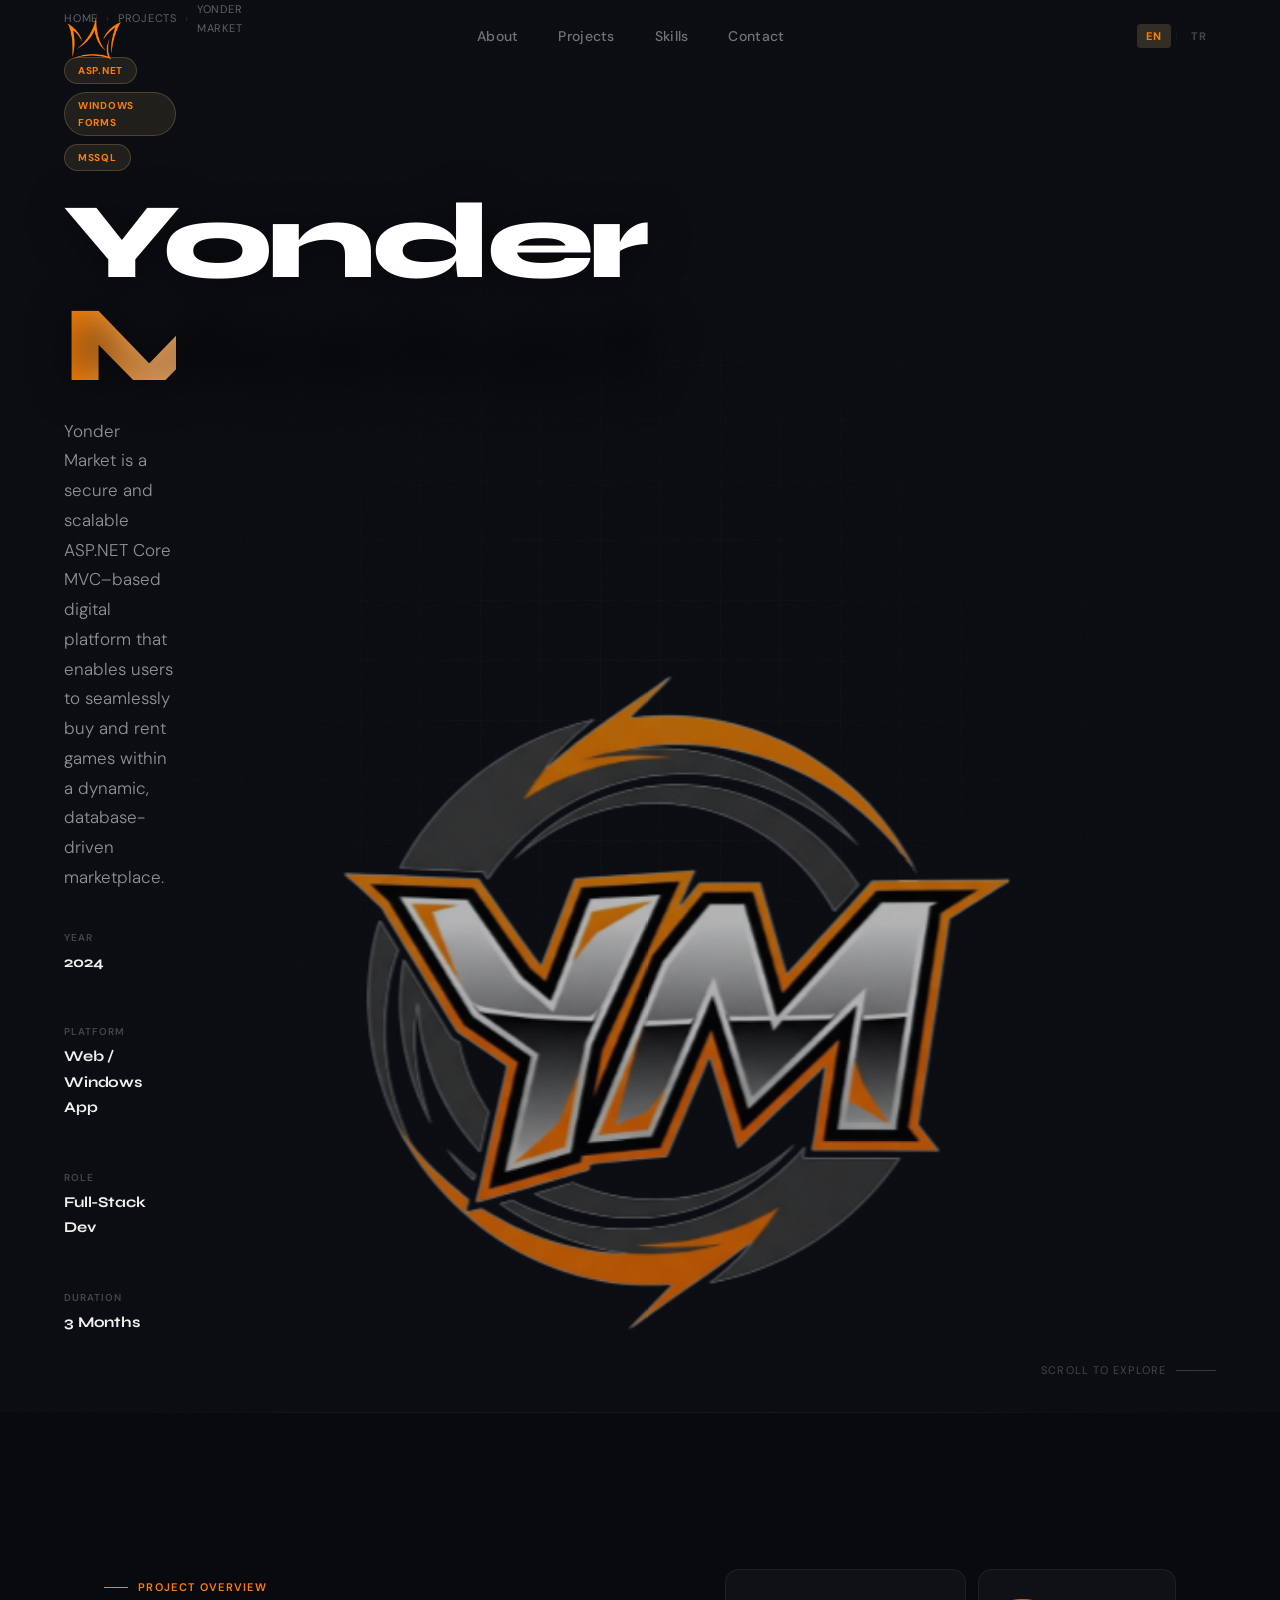
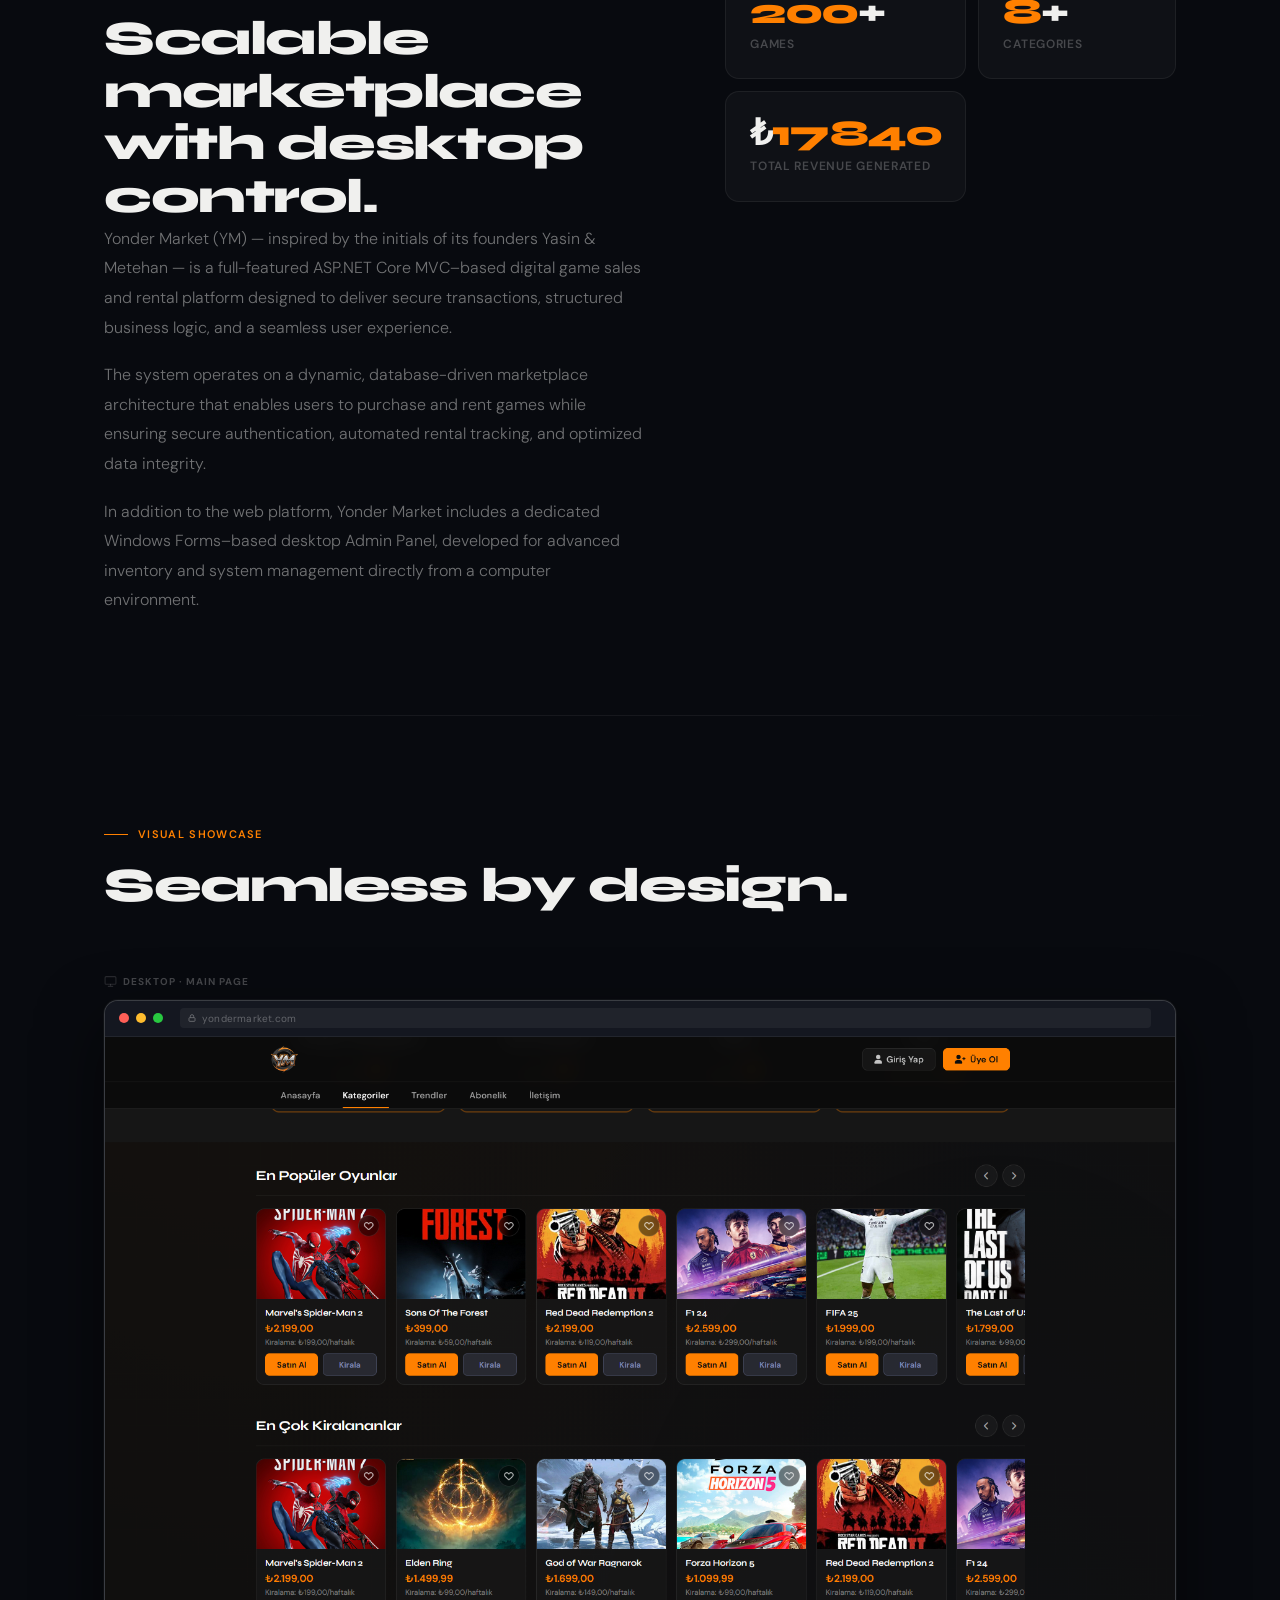
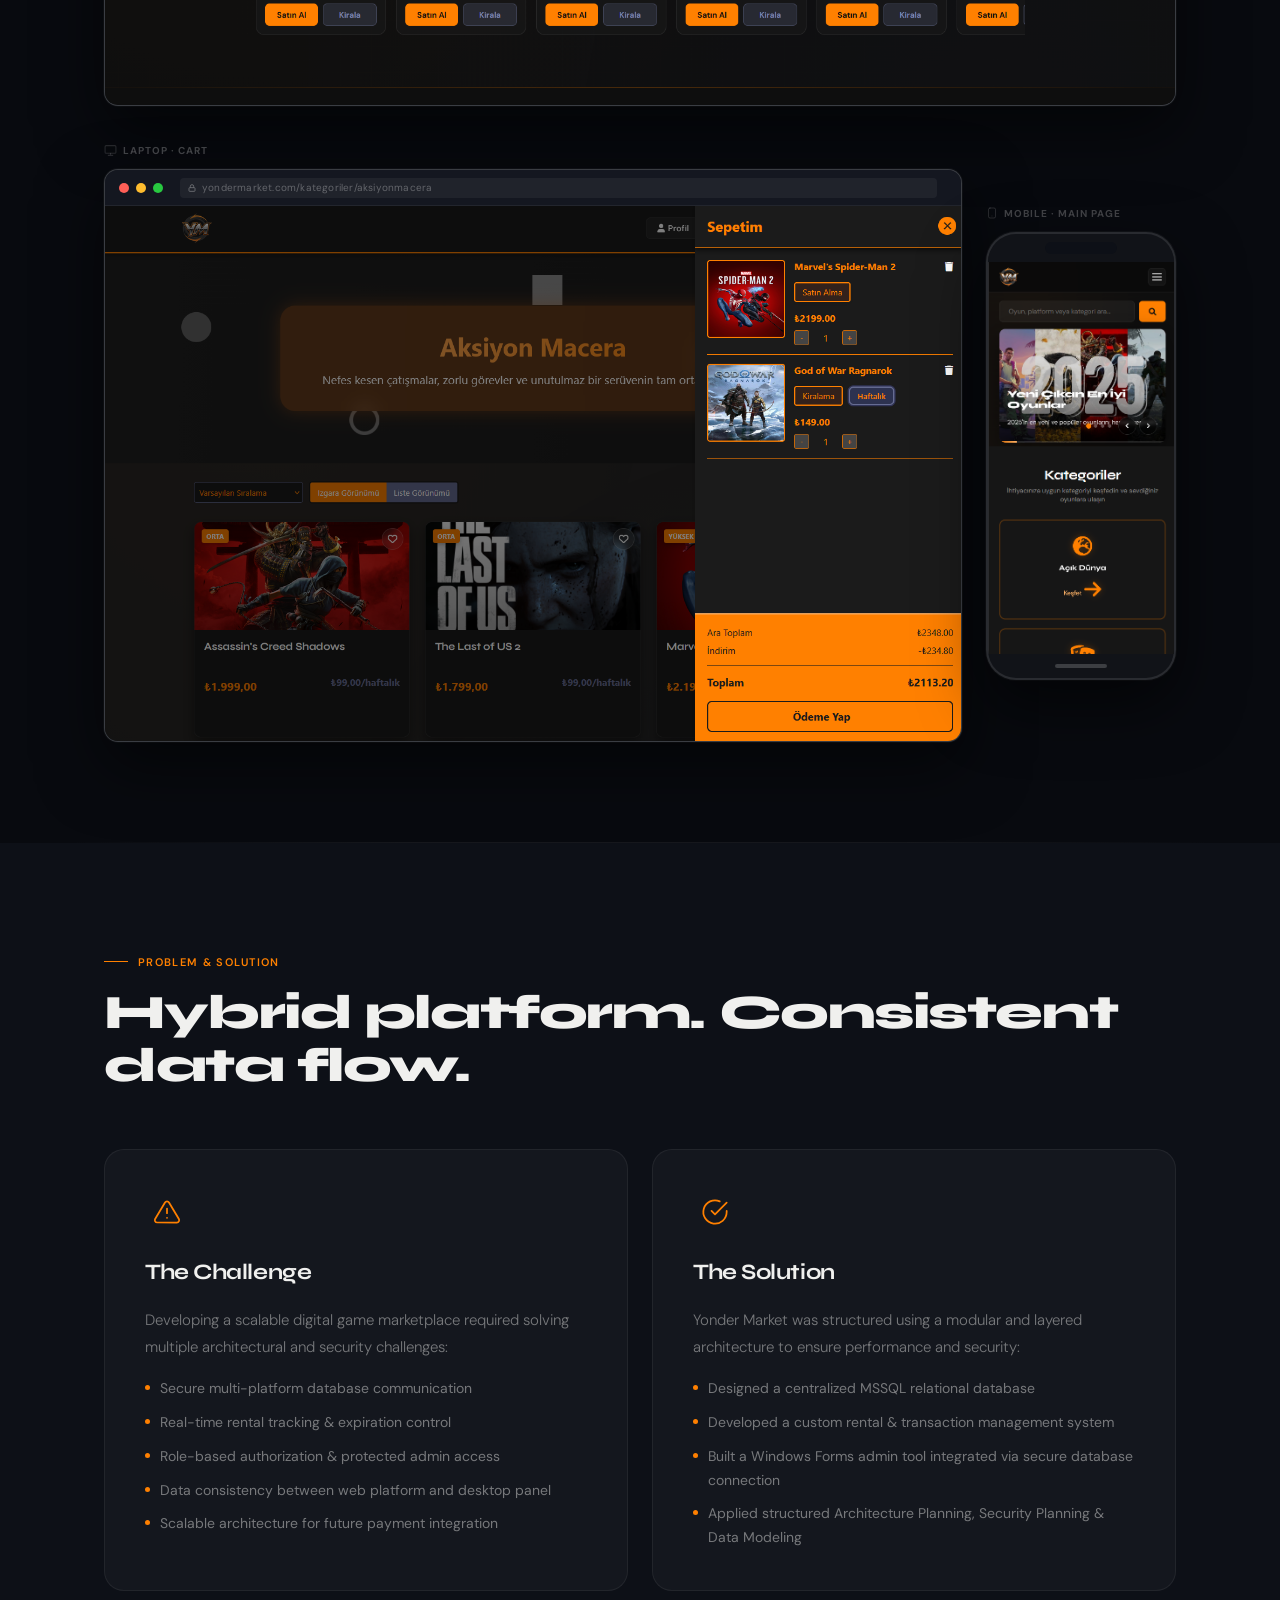
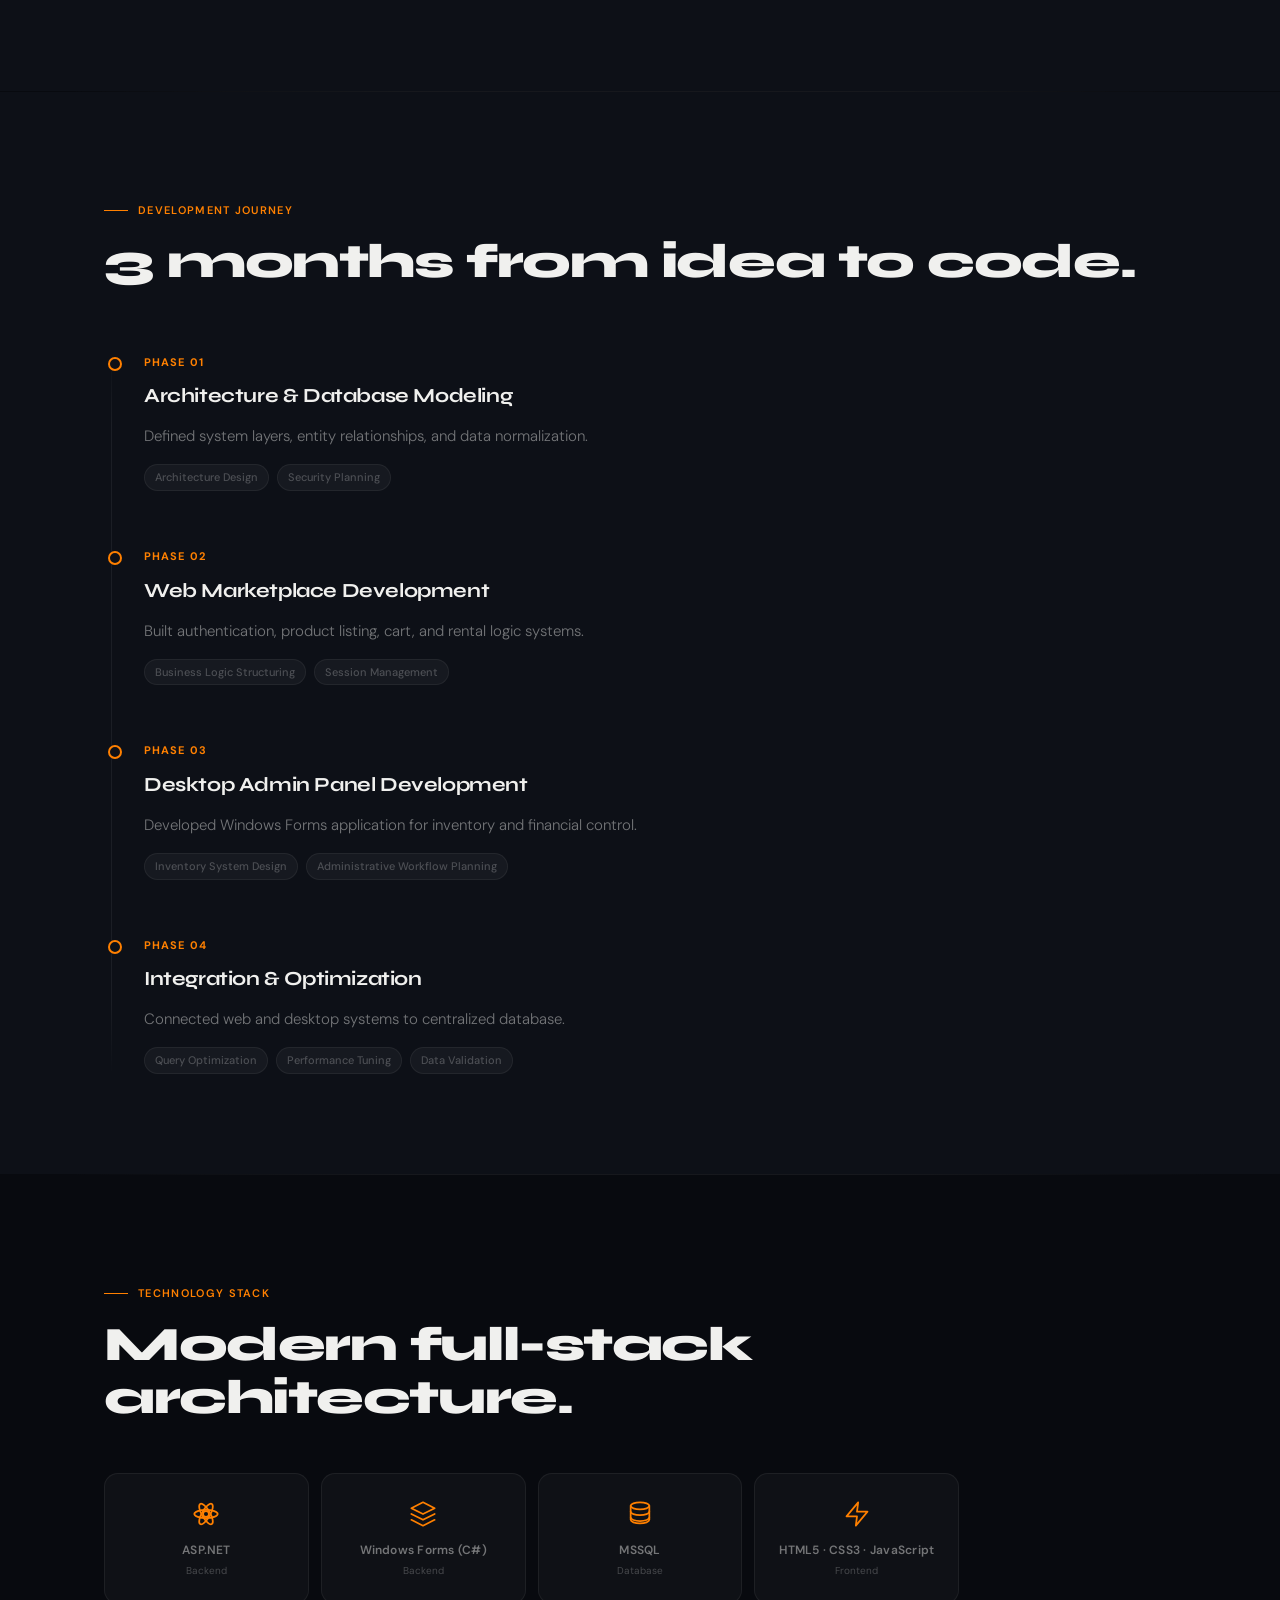
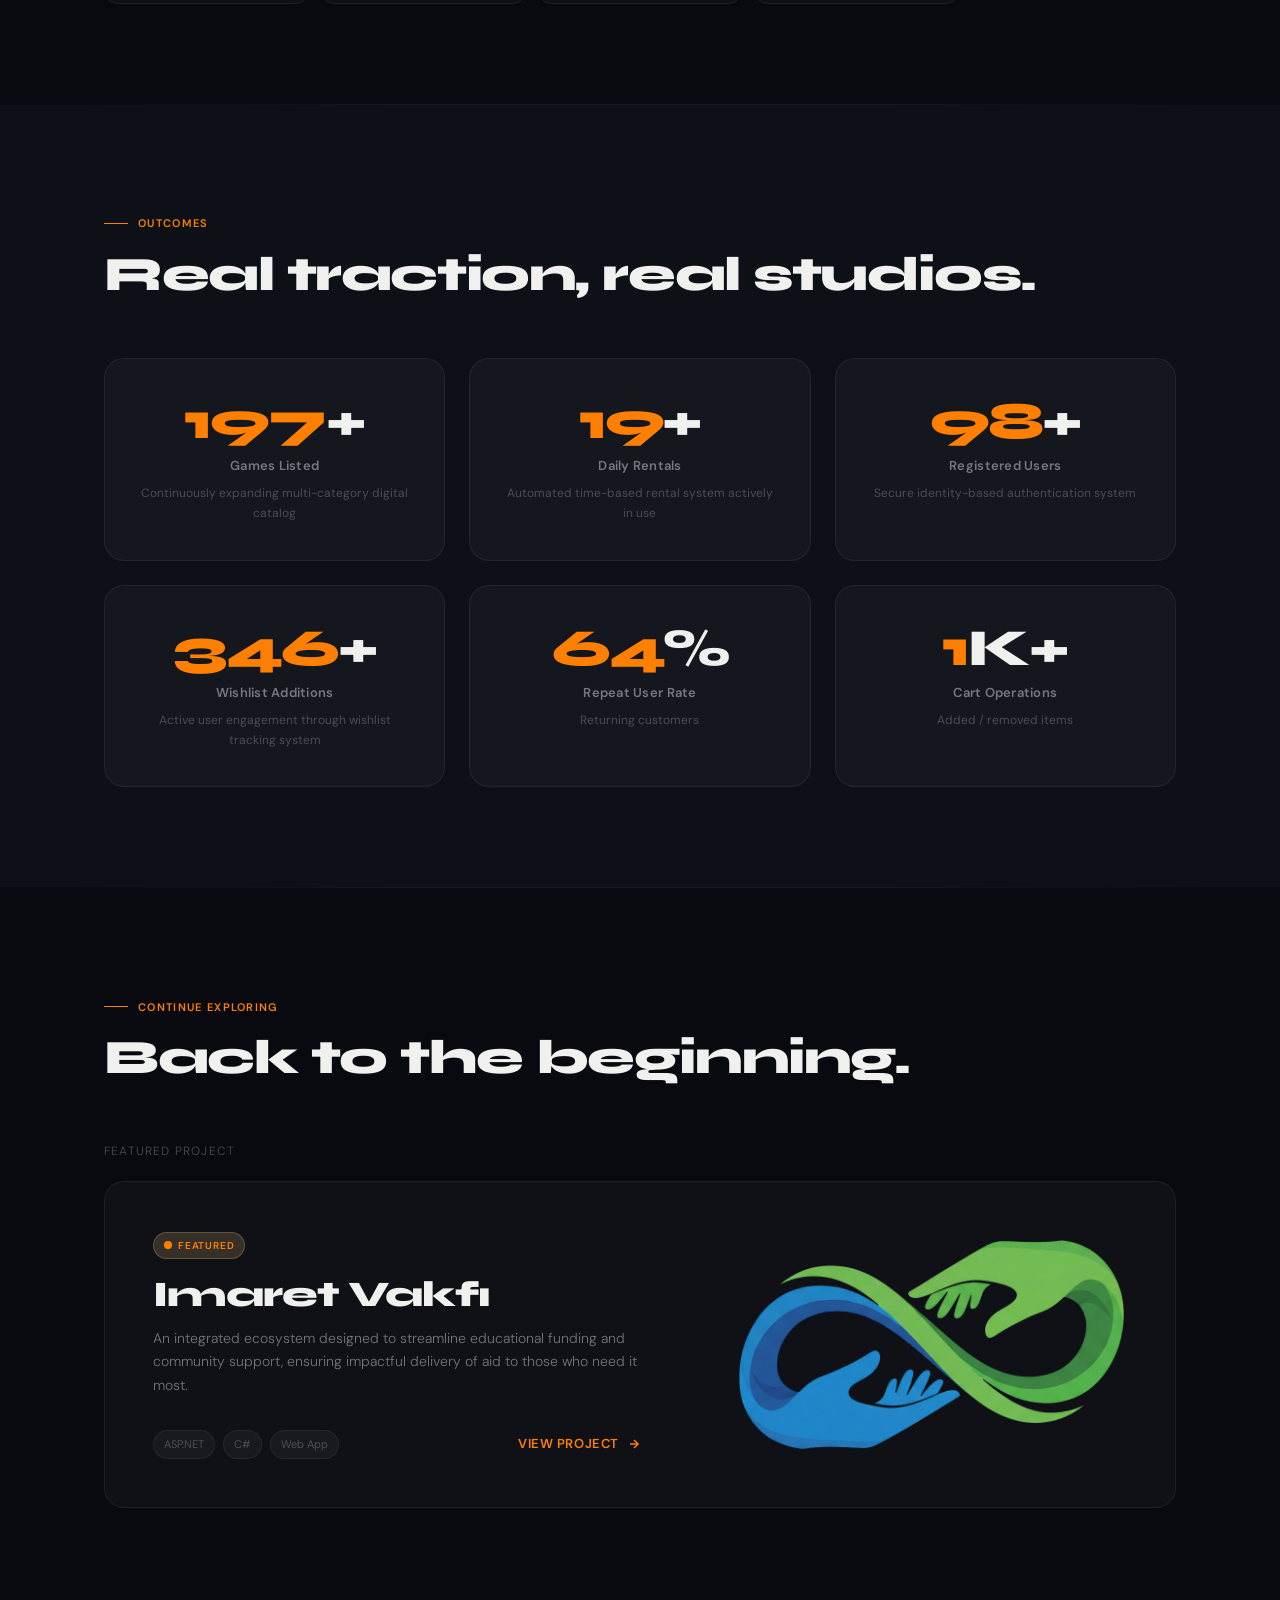
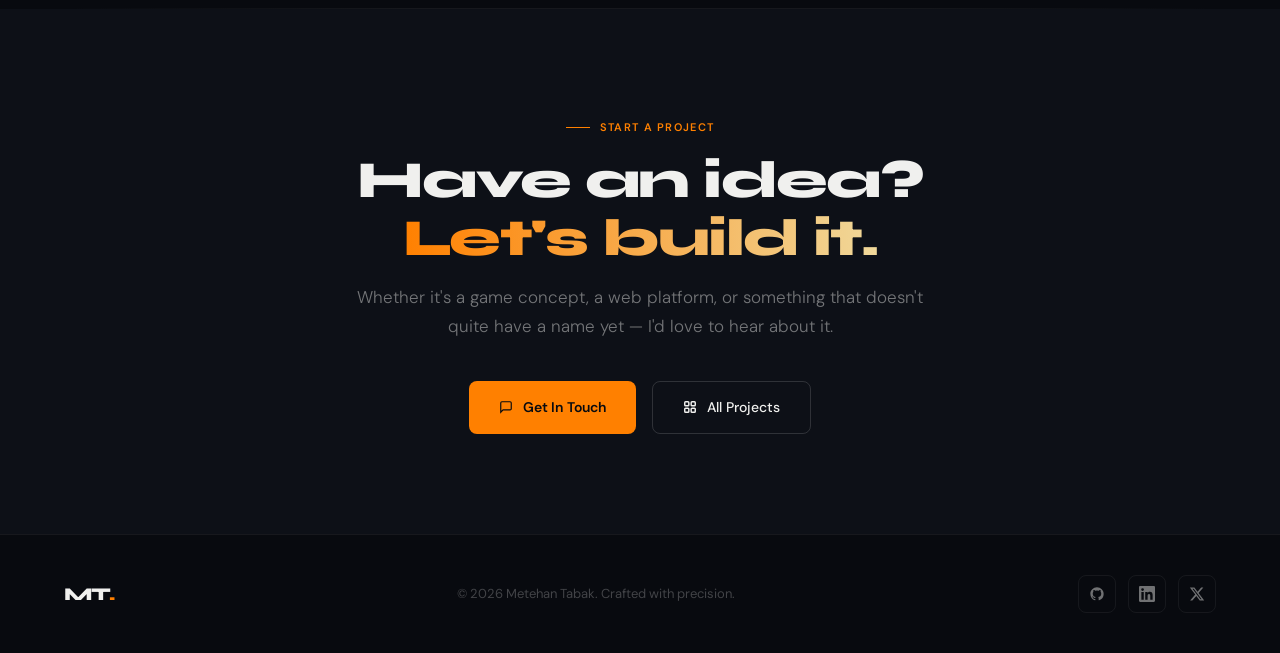
<file: YonderMarket.html>
<!DOCTYPE html>
<html lang="en">
<head>
  <meta charset="UTF-8">
  <meta name="viewport" content="width=device-width, initial-scale=1.0">
  <title>Yonder Market — Metehan Tabak</title>
  <link rel="preconnect" href="https://fonts.googleapis.com">
  <link rel="preconnect" href="https://fonts.gstatic.com" crossorigin>
  <link href="https://fonts.googleapis.com/css2?family=Syne:wght@400;500;600;700;800&family=DM+Sans:ital,opsz,wght@0,9..40,300;0,9..40,400;0,9..40,500;1,9..40,300&display=swap" rel="stylesheet">
  <link rel="stylesheet" href="assets/css/MobileNav.css">
  <style>
    *, *::before, *::after { margin: 0; padding: 0; box-sizing: border-box; }
    :root {
      --bg: #080a0f;
      --bg2: #0d1017;
      --surface: rgba(255,255,255,0.03);
      --surface-hover: rgba(255,255,255,0.06);
      --border: rgba(255,255,255,0.06);
      --border-hover: rgba(255,255,255,0.14);
      --accent: #ff8000;
      --accent2: #FFB266;
      --accent-glow: rgba(232,192,122,0.18);
      --accent-glow-strong: rgba(232,192,122,0.35);
      --text: #f0f0ee;
      --text-muted: rgba(240,240,238,0.45);
      --text-dim: rgba(240,240,238,0.25);
      --font-display: 'Syne', sans-serif;
      --font-body: 'DM Sans', sans-serif;
    }
    html { scroll-behavior: smooth; }
    body { background: var(--bg); color: var(--text); font-family: var(--font-body); font-size: 16px; line-height: 1.7; overflow-x: hidden; cursor: none; }

    body, * { cursor: none !important; }

    /* ── CUSTOM CURSOR ── */
    #cursor {
      position: fixed;
      top: 0; left: 0;
      width: 12px; height: 12px;
      background: var(--accent);
      border-radius: 50%;
      pointer-events: none;
      z-index: 9999;
      transform: translate(-50%, -50%);
      transition: width .2s, height .2s, background .2s, opacity .3s;
      mix-blend-mode: normal;
      opacity: 0;
    }

    #cursor-ring {
      position: fixed;
      top: 0; left: 0;
      width: 36px; height: 36px;
      border: 1.5px solid rgba(232,192,122,0.5);
      border-radius: 50%;
      pointer-events: none;
      z-index: 9998;
      transform: translate(-50%, -50%);
      transition: all .08s linear, opacity .3s;
      opacity: 0;
    }

    /* PRELOADER */
    #preloader { position: fixed; inset: 0; background: var(--bg); z-index: 99999; display: flex; align-items: center; justify-content: center; flex-direction: column; gap: 24px; transition: opacity .6s ease, visibility .6s ease; }
    #preloader.hidden { opacity: 0; visibility: hidden; }
    .preloader-logo { font-family: var(--font-display); font-size: 40px; font-weight: 800; letter-spacing: -0.03em; color: var(--text); }
    .preloader-logo span { color: var(--accent); }
    .preloader-bar-wrap { width: 200px; height: 2px; background: rgba(255,255,255,0.08); border-radius: 2px; overflow: hidden; }
    .preloader-bar { height: 100%; background: linear-gradient(90deg, var(--accent2), var(--accent)); width: 0%; animation: preload 1.4s cubic-bezier(.4,0,.2,1) forwards; }
    @keyframes preload { 0%{width:0%} 40%{width:60%} 80%{width:88%} 100%{width:100%} }

    /* NAV */
    nav { position: fixed; top: 0; left: 0; right: 0; z-index: 1000; padding: 0 clamp(24px,5vw,80px); height: 72px; display: flex; align-items: center; gap: 24px; transition: background .4s, backdrop-filter .4s; }
    nav.scrolled { background: rgba(8,10,15,0.85); backdrop-filter: blur(20px); border-bottom: 1px solid var(--border); }
    .nav-logo { text-decoration: none; flex: 0 0 auto; display: flex; align-items: center; }
    .nav-logo-img { height: 60px; width: auto; display: block; object-fit: contain; filter: brightness(1); transition: opacity .25s; }
    .nav-logo:hover .nav-logo-img { opacity: 0.8; }
    .nav-links { display: flex; align-items: center; gap: 40px; list-style: none; }
    .nav-links a { font-size: 14px; font-weight: 500; color: var(--text-muted); text-decoration: none; letter-spacing: 0.02em; transition: color .25s; position: relative; }
    .nav-links a::after { content:''; position:absolute; bottom:-4px; left:0; width:0; height:1px; background:var(--accent); transition:width .3s cubic-bezier(.4,0,.2,1); }
    .nav-links a:hover { color: var(--text); }
    .nav-links a:hover::after { width: 100%; }
    .hamburger { display: none; flex-direction: column; gap: 5px; background: none; border: none; padding: 4px; }
    .hamburger span { display: block; width: 22px; height: 1.5px; background: var(--text); border-radius: 2px; }

        /* ══ HERO ══ */
    #hero {
      position: relative;
      min-height: 92vh;
      display: flex;
      flex-direction: column;
      justify-content: flex-end;
      overflow: hidden;
    }

    /* subtle dark base */
    .hero-art {
      position: absolute; inset: 0; z-index: 0;
    }
    .hero-art::before {
      content: ''; position: absolute; inset: 0; z-index: 1; pointer-events: none;
      background:
        radial-gradient(ellipse 110% 70% at 50% 0%,   rgba(8,10,15,0.55) 0%, transparent 60%),
        radial-gradient(ellipse 100% 50% at 50% 100%,  rgba(8,10,15,0.95) 0%, rgba(8,10,15,0.6) 40%, transparent 70%);
    }
    .hero-art::after {
      content: ''; position: absolute; inset: 0; z-index: 2; pointer-events: none;
      background: linear-gradient(to top,
        var(--bg) 0%, rgba(8,10,15,0.96) 12%, rgba(8,10,15,0.80) 25%,
        rgba(8,10,15,0.45) 45%, rgba(8,10,15,0.15) 65%, transparent 80%);
    }
    .hero-noise { position: absolute; inset: 0; z-index: 3;
      background-image: url("data:image/svg+xml,%3Csvg viewBox='0 0 256 256' xmlns='http://www.w3.org/2000/svg'%3E%3Cfilter id='n'%3E%3CfeTurbulence type='fractalNoise' baseFrequency='0.9' numOctaves='4' stitchTiles='stitch'/%3E%3C/filter%3E%3Crect width='100%25' height='100%25' filter='url(%23n)' opacity='0.03'/%3E%3C/svg%3E");
      background-size: 200px; pointer-events: none; }
    .hero-grid { position: absolute; inset: 0; z-index: 3;
      background-image: linear-gradient(rgba(255,255,255,0.018) 1px, transparent 1px),
                        linear-gradient(90deg, rgba(255,255,255,0.018) 1px, transparent 1px);
      background-size: 60px 60px;
      mask-image: radial-gradient(ellipse 70% 70% at 50% 50%, black 0%, transparent 75%);
      pointer-events: none; }

    /* content strip — flex row: text left, logo right */
    .hero-content {
      position: relative; z-index: 10; width: 100%;
      padding: 0 clamp(28px,5vw,88px) clamp(52px,6vw,88px);
      opacity: 0; animation: fadeUp .9s ease .25s forwards;
      display: flex;
      align-items: flex-end;
      justify-content: space-between;
      gap: 0;
      overflow: visible;
    }
    /* text sits on top of the logo bleed */
    .hero-text {
      flex: 1; min-width: 0;
      position: relative; z-index: 2;
    }

    /* ── PARALLAX LOGO IMG ── */
    #heroLogoImg {
      flex-shrink: 0;
      width: clamp(1000px, 52vw, 720px);
      height: clamp(420px, 52vw, 720px);
      object-fit: contain;
      display: block;
      margin-right: 40px;
      opacity: 0;
      will-change: transform;
      position: relative; z-index: 1;
      transition: opacity 0.7s ease;
      pointer-events: none;
    }
    #heroLogoImg.loaded { opacity: 0.65; }
    @media (max-width: 768px) { #heroLogoImg { display: none; } }
    .hero-breadcrumb { display: flex; align-items: center; gap: 8px; font-size: 11px; color: rgba(255,255,255,.35); letter-spacing: 0.07em; text-transform: uppercase; margin-bottom: 20px; }
    .hero-breadcrumb a { color: rgba(255,255,255,.35); text-decoration: none; transition: color .2s; }
    .hero-breadcrumb a:hover { color: var(--accent); }
    .hero-breadcrumb-sep { opacity: .4; }
    .hero-tags { display: flex; gap: 8px; flex-wrap: wrap; margin-bottom: 20px; }
    .hero-tag { padding: 4px 13px; background: rgba(232,192,122,0.1); border: 1px solid rgba(232,192,122,0.22); border-radius: 100px; font-size: 10px; font-weight: 700; color: var(--accent); letter-spacing: 0.07em; text-transform: uppercase; }
    h1.hero-title { font-family: var(--font-display); font-size: clamp(52px, 9.5vw, 108px); font-weight: 800; line-height: .95; letter-spacing: -0.04em; color: #fff; margin-bottom: 20px; text-shadow: 0 4px 40px rgba(0,0,0,.5); }
    h1.hero-title span { display: block; background: linear-gradient(90deg, var(--accent) 0%, var(--accent2) 80%); -webkit-background-clip: text; -webkit-text-fill-color: transparent; background-clip: text; }
    .hero-desc { font-size: clamp(14px, 1.6vw, 17px); color: rgba(255,255,255,.55); max-width: 560px; line-height: 1.75; font-weight: 300; margin-bottom: 36px; }
    .hero-meta { display: flex; gap: 48px; flex-wrap: wrap; }
    .meta-label { font-size: 10px; letter-spacing: 0.1em; text-transform: uppercase; color: var(--text-dim); font-weight: 600; margin-bottom: 4px; }
    .meta-value { font-family: var(--font-display); font-size: 15px; font-weight: 700; color: var(--text); letter-spacing: -0.01em; }
    .hero-scroll { position: absolute; bottom: 32px; right: clamp(24px,5vw,80px); display: flex; align-items: center; gap: 10px; font-size: 11px; letter-spacing: 0.1em; text-transform: uppercase; color: var(--text-dim); opacity: 0; animation: fadeUp .8s ease 1s forwards; }
    .scroll-line { width: 40px; height: 1px; background: rgba(255,255,255,.18); overflow: hidden; position: relative; }
    .scroll-line::after { content:''; position:absolute; left:-100%; top:0; width:100%; height:100%; background:var(--accent); animation: lineSlide 2.2s ease 1.8s infinite; }
    @keyframes lineSlide { 0%{left:-100%} 50%{left:0%} 100%{left:100%} }
    @keyframes fadeUp { from{opacity:0;transform:translateY(28px)} to{opacity:1;transform:translateY(0)} }


    /* ══ STICKY PROJECT BAR ══ */
    #project-bar {
      position: fixed;
      top: 72px; left: 0; right: 0;
      height: 52px;
      z-index: 900;
      display: flex;
      align-items: center;
      padding: 0 clamp(20px,4vw,72px);
      background: rgba(8,10,15,0.94);
      backdrop-filter: blur(24px);
      -webkit-backdrop-filter: blur(24px);
      border-bottom: 1px solid rgba(255,255,255,0.06);
      /* Tamamen viewport dışına çek */
      transform: translateY(calc(-100% - 72px));
      opacity: 0;
      transition: transform 0.42s cubic-bezier(.4,0,.2,1), opacity 0.38s ease;
      pointer-events: none;
    }
    #project-bar.visible {
      transform: translateY(0);
      opacity: 1;
      pointer-events: all;
    }

    /* Scroll progress bar */
    #project-bar::after {
      content: '';
      position: absolute;
      bottom: 0; left: 0;
      height: 2px;
      width: var(--scroll-pct, 0%);
      background: linear-gradient(90deg, var(--accent2), var(--accent));
      transition: width 0.1s linear;
      border-radius: 0 2px 2px 0;
    }

    .pbar-left {
      display: flex; align-items: center; gap: 10px;
      flex: 0 0 auto; min-width: 0;
    }
    .pbar-logo { width: 26px; height: 26px; object-fit: contain; border-radius: 6px; opacity: 0.85; }
    .pbar-divider { width: 1px; height: 18px; background: rgba(255,255,255,0.1); flex-shrink: 0; }
    .pbar-name { font-family: var(--font-display); font-size: 13px; font-weight: 700; color: var(--text); letter-spacing: -0.02em; white-space: nowrap; }

    /* ── CENTERED pbar-nav ── */
    .pbar-nav-wrap {
      position: absolute;
      top: 0; bottom: 0;
      left: 50%;
      transform: translateX(-50%);
      display: flex;
      align-items: center;
    }
    .pbar-nav {
      display: flex;
      align-items: center;
      gap: 2px;
      height: 100%;
    }
    .pbar-btn {
      display: flex; align-items: center; gap: 6px;
      padding: 5px 11px; border-radius: 7px;
      color: rgba(255,255,255,0.4);
      text-decoration: none; font-size: 11.5px; font-weight: 600;
      letter-spacing: 0.01em; white-space: nowrap;
      transition: color .22s, background .22s;
      border: none; background: transparent; 
      position: relative;
    }
    .pbar-btn::after {
      content: '';
      position: absolute;
      bottom: -1px; left: 50%;
      transform: translateX(-50%) scaleX(0);
      width: 60%; height: 2px;
      background: var(--accent);
      border-radius: 2px 2px 0 0;
      transition: transform .25s cubic-bezier(.4,0,.2,1), opacity .25s;
      opacity: 0;
    }
    .pbar-btn svg { flex-shrink: 0; opacity: 0.6; transition: opacity .22s, color .22s; }
    .pbar-btn:hover { color: var(--text); background: rgba(255,255,255,0.05); }
    .pbar-btn:hover svg { opacity: 1; }
    .pbar-btn.active { color: var(--accent); }
    .pbar-btn.active::after { transform: translateX(-50%) scaleX(1); opacity: 1; }
    .pbar-btn.active svg { opacity: 1; color: var(--accent); }

    /* Mirror of pbar-left — nav'ı gerçekten ortalar */
    .pbar-right { flex: 0 0 auto; visibility: hidden; display: flex; align-items: center; gap: 10px; }
    .pbar-right .pbar-logo { width: 26px; height: 26px; }
    .pbar-right .pbar-divider { width: 1px; height: 18px; }
    .pbar-right .pbar-name { font-size: 13px; }

    /* DIVIDER */
    .section-divider { height: 1px; background: linear-gradient(90deg, transparent, var(--border) 30%, var(--border) 70%, transparent); margin: 0 clamp(24px,5vw,80px); }

    /* SECTION BASE */
    .section-wrap { max-width: 1200px; margin: 0 auto; padding: 100px clamp(24px,5vw,80px); }
    .section-label { display: inline-flex; align-items: center; gap: 10px; font-size: 11px; letter-spacing: 0.12em; text-transform: uppercase; color: var(--accent); font-weight: 600; margin-bottom: 16px; }
    .section-label::before { content:''; display:block; width:24px; height:1px; background:var(--accent); }
    .section-title { font-family: var(--font-display); font-size: clamp(28px,4.5vw,48px); font-weight: 800; letter-spacing: -0.03em; line-height: 1.1; color: var(--text); }
    .section-desc { font-size: 17px; color: var(--text-muted); margin-top: 16px; font-weight: 300; line-height: 1.8; }

    /* REVEAL */
    .reveal { opacity: 0; transform: translateY(32px); transition: opacity .8s cubic-bezier(.4,0,.2,1), transform .8s cubic-bezier(.4,0,.2,1); }
    .reveal.visible { opacity: 1; transform: translateY(0); }
    .reveal-delay-1 { transition-delay: .1s; }
    .reveal-delay-2 { transition-delay: .2s; }
    .reveal-delay-3 { transition-delay: .3s; }
    .reveal-delay-4 { transition-delay: .4s; }

    /* OVERVIEW */
    #overview { background: var(--bg); }
    .overview-grid { display: grid; grid-template-columns: 1.2fr 1fr; gap: 80px; align-items: start; margin-top: 56px; }
    .overview-body { font-size: 16px; color: var(--text-muted); line-height: 1.85; font-weight: 300; }
    .overview-body p + p { margin-top: 18px; }
    .overview-body strong { color: var(--text); font-weight: 500; }
    .overview-stats { display: flex; flex-direction: column; gap: 2px; }
    .stat-card { padding: 24px; background: var(--surface); border: 1px solid var(--border); border-radius: 14px; transition: all .3s; }
    .stat-card:hover { background: var(--surface-hover); border-color: var(--border-hover); transform: translateX(4px); }
    .stat-card-num { font-family: var(--font-display); font-size: 36px; font-weight: 800; letter-spacing: -0.04em; color: var(--text); line-height: 1; }
    .stat-card-num span { color: var(--accent); }
    .stat-card-label { font-size: 12px; letter-spacing: 0.06em; text-transform: uppercase; color: var(--text-dim); margin-top: 4px; font-weight: 600; }
    .stat-row { display: grid; grid-template-columns: 1fr 1fr; gap: 12px; }

    /* CHALLENGE / SOLUTION */
    #challenge { background: var(--bg2); }
    .cs-grid { display: grid; grid-template-columns: 1fr 1fr; gap: 24px; margin-top: 56px; }
    .cs-card { padding: 40px; background: var(--surface); border: 1px solid var(--border); border-radius: 20px; transition: all .4s; }
    .cs-card:hover { background: var(--surface-hover); border-color: var(--border-hover); transform: translateY(-4px); }
    .cs-icon { width: 44px; height: 44px; display: flex; align-items: center; justify-content: center; color: var(--accent); margin-bottom: 20px; }
    .cs-title { font-family: var(--font-display); font-size: 22px; font-weight: 700; color: var(--text); letter-spacing: -0.02em; margin-bottom: 16px; }
    .cs-body { font-size: 15px; color: var(--text-muted); line-height: 1.8; font-weight: 300; }
    .cs-list { margin-top: 16px; display: flex; flex-direction: column; gap: 10px; }
    .cs-item { display: flex; align-items: flex-start; gap: 10px; font-size: 14px; color: var(--text-muted); }
    .cs-item::before { content:''; display:block; width:5px; height:5px; border-radius:50%; background:var(--accent); margin-top:8px; flex-shrink:0; }

        /* GALLERY */
    #gallery { background: var(--bg); }

    /* ── Gallery Layout ── */
    .gallery-showcase { display: flex; flex-direction: column; gap: 32px; margin-top: 56px; }

    /* Row wrappers */
    .gallery-row { display: flex; gap: 24px; align-items: stretch; }

    /* ── DEVICE LABEL ── */
    .device-label {
      display: inline-flex; align-items: center; gap: 6px;
      font-size: 10px; font-weight: 700; letter-spacing: 0.1em; text-transform: uppercase;
      color: var(--text-dim); margin-bottom: 10px;
    }
    .device-label svg { opacity: .55; }

    /* ── DESKTOP FRAME ── */
    .device-desktop {
      flex: 1; min-width: 0;
      transition: transform .4s cubic-bezier(.4,0,.2,1);
    }
    .device-desktop:hover { transform: translateY(-5px); }

    .browser-frame {
      border-radius: 14px; overflow: hidden;
      border: 1px solid var(--border-hover);
      background: #1a1d24;
      box-shadow: 0 24px 64px rgba(0,0,0,0.55), 0 0 0 1px rgba(255,255,255,0.04);
      transition: box-shadow .4s, border-color .4s;
    }
    .device-desktop:hover .browser-frame {
      box-shadow: 0 32px 80px rgba(0,0,0,0.65), 0 0 0 1px rgba(232,192,122,0.14);
      border-color: rgba(232,192,122,0.2);
    }
    .browser-bar {
      height: 36px; background: #141720;
      border-bottom: 1px solid rgba(255,255,255,0.06);
      display: flex; align-items: center; padding: 0 14px; gap: 7px; flex-shrink: 0;
    }
    .browser-dot {
      width: 10px; height: 10px; border-radius: 50%; flex-shrink: 0;
    }
    .browser-dot:nth-child(1) { background: #ff5f57; }
    .browser-dot:nth-child(2) { background: #febc2e; }
    .browser-dot:nth-child(3) { background: #28c840; }
    .browser-url {
      flex: 1; height: 20px; background: rgba(255,255,255,0.05);
      border-radius: 4px; margin: 0 10px; display: flex; align-items: center;
      padding: 0 8px; gap: 6px;
    }
    .browser-url-lock { width: 8px; height: 8px; opacity: .4; }
    .browser-url-text {
      font-size: 10px; color: rgba(255,255,255,0.3); letter-spacing: 0.02em;
      white-space: nowrap; overflow: hidden; text-overflow: ellipsis;
    }
    .browser-screen {
      width: 100%; aspect-ratio: 16/10; overflow: hidden;
      position: relative; display: block;
    }
    .browser-screen img {
      width: 100%; height: 100%; object-fit: cover; object-position: top center;
      display: block; transition: transform .6s cubic-bezier(.4,0,.2,1);
    }
    .device-desktop:hover .browser-screen img { transform: scale(1.03); }

    /* ── MOBILE FRAME ── */
    .device-mobile {
      flex: 0 0 auto; width: 190px;
      transition: transform .4s cubic-bezier(.4,0,.2,1);
    }
    .device-mobile:hover { transform: translateY(-5px); }

    .phone-frame {
      border-radius: 30px; overflow: hidden;
      border: 2px solid rgba(255,255,255,0.1);
      background: #111318;
      box-shadow: 0 24px 64px rgba(0,0,0,0.6), inset 0 1px 0 rgba(255,255,255,0.08), 0 0 0 1px rgba(255,255,255,0.04);
      transition: box-shadow .4s, border-color .4s;
      position: relative;
    }
    .device-mobile:hover .phone-frame {
      box-shadow: 0 32px 80px rgba(0,0,0,0.7), inset 0 1px 0 rgba(255,255,255,0.1), 0 0 0 1px rgba(232,192,122,0.18);
      border-color: rgba(232,192,122,0.25);
    }
    .phone-notch {
      height: 28px; background: #111318;
      display: flex; align-items: center; justify-content: center;
      position: relative; z-index: 2; flex-shrink: 0;
    }
    .phone-notch-pill {
      width: 72px; height: 12px; background: #0d1017; border-radius: 8px;
    }
    .phone-screen {
      width: 100%; aspect-ratio: 9/19; overflow: hidden; display: block;
      background: #0d1017;
    }
    .phone-screen img {
      width: 100%; height: 100%; object-fit: cover; object-position: top center;
      display: block; transition: transform .6s cubic-bezier(.4,0,.2,1);
    }
    .device-mobile:hover .phone-screen img { transform: scale(1.03); }
    .phone-home {
      height: 24px; display: flex; align-items: center; justify-content: center;
      flex-shrink: 0;
    }
    .phone-home-bar {
      width: 52px; height: 4px; border-radius: 3px; background: rgba(255,255,255,0.18);
    }

    @media (max-width: 900px) {
      .gallery-row { flex-direction: column; }
      .device-mobile { width: 100%; max-width: 220px; margin: 0 auto; }
    }
    @media (max-width: 560px) {
      .device-mobile { width: 180px; }
    }

    /* old classes kept for compatibility */
    .gallery-grid { display: none; }
    .gallery-item { display: none; }
    .gallery-caption { font-family: var(--font-display); font-size: 14px; font-weight: 700; color: var(--text); letter-spacing: -0.01em; }
    .gallery-sub { font-size: 12px; color: var(--text-dim); }
    /* PROCESS */
    #process { background: var(--bg2); }
    .process-timeline { position: relative; margin-top: 64px; padding-left: 40px; }
    .process-timeline::before { content:''; position:absolute; left:7px; top:0; bottom:0; width:1px; background:linear-gradient(to bottom, transparent, var(--border) 10%, var(--border) 90%, transparent); }
    .process-step { position: relative; padding-bottom: 56px; }
    .process-step:last-child { padding-bottom: 0; }
    .process-dot { position: absolute; left: -36px; top: 4px; width: 14px; height: 14px; border-radius: 50%; border: 2px solid var(--accent); background: var(--bg2); transition: all .3s; }
    .process-step:hover .process-dot { background: var(--accent); box-shadow: 0 0 16px var(--accent-glow); }
    .process-num { font-size: 11px; font-weight: 700; color: var(--accent); letter-spacing: 0.1em; text-transform: uppercase; margin-bottom: 8px; }
    .process-title { font-family: var(--font-display); font-size: 20px; font-weight: 700; color: var(--text); letter-spacing: -0.02em; margin-bottom: 10px; }
    .process-body { font-size: 15px; color: var(--text-muted); line-height: 1.8; font-weight: 300; max-width: 600px; }
    .process-tags { display: flex; gap: 8px; flex-wrap: wrap; margin-top: 14px; }
    .ptag { padding: 3px 10px; background: rgba(255,255,255,0.04); border: 1px solid var(--border); border-radius: 100px; font-size: 11px; color: var(--text-dim); font-weight: 500; }

    /* TECH */
    #tech { background: var(--bg); }
    .tech-grid { display: grid; grid-template-columns: repeat(5, 1fr); gap: 12px; margin-top: 48px; }
    .tech-item { padding: 24px 16px; background: var(--surface); border: 1px solid var(--border); border-radius: 14px; text-align: center; transition: all .3s cubic-bezier(.4,0,.2,1); display: flex; flex-direction: column; align-items: center; }
    .tech-item:hover { background: var(--surface-hover); border-color: rgba(232,192,122,0.25); transform: translateY(-4px); box-shadow: 0 8px 24px rgba(0,0,0,0.3), 0 0 0 1px rgba(232,192,122,0.1); }
    .tech-icon { width: 32px; height: 32px; display: flex; align-items: center; justify-content: center; color: var(--accent); margin: 0 auto 10px auto; }
    .tech-label { font-size: 12px; font-weight: 600; color: var(--text-muted); letter-spacing: 0.02em; }
    .tech-sub { font-size: 10px; color: var(--text-dim); margin-top: 2px; }

    /* RESULTS */
    #results { background: var(--bg2); }
    .results-grid { display: grid; grid-template-columns: repeat(3, 1fr); gap: 24px; margin-top: 56px; }
    .result-card { padding: 36px 32px; background: var(--surface); border: 1px solid var(--border); border-radius: 20px; text-align: center; transition: all .4s; position: relative; overflow: hidden; }
    .result-card::before { content:''; position:absolute; inset:0; background:radial-gradient(circle at 50% 0%, var(--accent-glow) 0%, transparent 70%); opacity:0; transition:opacity .4s; }
    .result-card:hover { background: var(--surface-hover); border-color: rgba(232,192,122,0.2); transform: translateY(-6px); box-shadow: 0 16px 48px rgba(0,0,0,0.4); }
    .result-card:hover::before { opacity: 1; }
    .result-num { font-family: var(--font-display); font-size: 52px; font-weight: 800; letter-spacing: -0.04em; color: var(--text); line-height: 1; position: relative; }
    .result-num span { color: var(--accent); }
    .result-label { font-size: 13px; font-weight: 600; color: var(--text-muted); margin-top: 8px; letter-spacing: 0.02em; position: relative; }
    .result-desc { font-size: 12px; color: var(--text-dim); margin-top: 6px; position: relative; }

    /* NEXT */
    #next { background: var(--bg); }
    .next-inner { margin-top: 56px; }
    .next-label { font-size: 12px; letter-spacing: 0.1em; text-transform: uppercase; color: var(--text-dim); margin-bottom: 20px; }
    .next-card { display: grid; grid-template-columns: 1.2fr 1fr; border: 1px solid var(--border); border-radius: 20px; overflow: hidden; transition: all .4s cubic-bezier(.4,0,.2,1); text-decoration: none; background: var(--surface); transform-style: preserve-3d; }
    .next-card:hover { border-color: rgba(232,192,122,0.25); background: var(--surface-hover); transform: perspective(1200px) translateY(-8px); box-shadow: 0 24px 80px rgba(0,0,0,0.5), 0 0 0 1px rgba(232,192,122,0.1); }
    .next-card-content { padding: 48px; display: flex; flex-direction: column; justify-content: space-between; }
    .next-card-top { }
    .next-card-badge { display: inline-flex; align-items: center; gap: 6px; padding: 4px 10px; background: var(--accent-glow); border: 1px solid rgba(232,192,122,0.25); border-radius: 100px; font-size: 10px; font-weight: 600; color: var(--accent); letter-spacing: 0.08em; text-transform: uppercase; margin-bottom: 16px; }
    .next-card-title { font-family: var(--font-display); font-size: clamp(22px,3.5vw,36px); font-weight: 800; color: var(--text); letter-spacing: -0.03em; line-height: 1.1; margin-bottom: 12px; }
    .next-card-desc { font-size: 14px; color: var(--text-muted); line-height: 1.7; font-weight: 300; }
    .next-card-bottom { margin-top: 32px; display: flex; align-items: center; justify-content: space-between; }
    .next-card-tags { display: flex; gap: 8px; flex-wrap: wrap; }
    .ntag { padding: 4px 10px; background: rgba(255,255,255,0.04); border: 1px solid var(--border); border-radius: 100px; font-size: 11px; color: var(--text-dim); }
    .ntags { display: flex; gap: 8px; flex-wrap: wrap; }
    .next-arrow { display: flex; align-items: center; gap: 8px; font-size: 13px; font-weight: 600; color: var(--accent); letter-spacing: 0.04em; text-transform: uppercase; transition: gap .2s; }
    .next-card:hover .next-arrow { gap: 14px; }
    .next-card-visual { display: flex; align-items: center; justify-content: center; font-size: 80px; position: relative; overflow: hidden; min-height: 240px; }
    .next-card-visual-emoji { transition: transform .5s cubic-bezier(.4,0,.2,1); }
    .next-card:hover .next-card-visual-emoji { transform: scale(1.1) rotate(-5deg); }
    .next-card-emoji { transition: transform .5s cubic-bezier(.4,0,.2,1); }
    .next-card:hover .next-card-emoji { transform: scale(1.1) rotate(-5deg); }
    .next-card-img { max-width: 80%; height: auto; object-fit: contain; transition: transform .5s cubic-bezier(.4,0,.2,1); }
    .next-card:hover .next-card-img { transform: scale(1.1); }

    /* CTA */
    #cta { background: var(--bg2); }
    .cta-inner { text-align: center; max-width: 600px; margin: 0 auto; }
    .cta-title { font-family: var(--font-display); font-size: clamp(28px,5vw,52px); font-weight: 800; letter-spacing: -0.03em; line-height: 1.1; color: var(--text); margin-bottom: 16px; }
    .cta-title span { background: linear-gradient(90deg, var(--accent) 0%, #f0d89a 100%); -webkit-background-clip: text; -webkit-text-fill-color: transparent; background-clip: text; }
    .cta-desc { font-size: 17px; color: var(--text-muted); line-height: 1.7; font-weight: 300; margin-bottom: 40px; }
    .cta-btns { display: flex; gap: 16px; justify-content: center; flex-wrap: wrap; }
    .btn-primary { display: inline-flex; align-items: center; gap: 10px; padding: 14px 30px; background: var(--accent); color: #080a0f; font-family: var(--font-body); font-size: 14px; font-weight: 600; letter-spacing: 0.01em; border-radius: 8px; border: none; text-decoration: none; transition: all .3s cubic-bezier(.4,0,.2,1); position: relative; overflow: hidden; }
    .btn-primary::before { content:''; position:absolute; inset:0; background:rgba(255,255,255,0.15); opacity:0; transition:opacity .3s; }
    .btn-primary:hover { transform: translateY(-2px); box-shadow: 0 8px 30px var(--accent-glow-strong); }
    .btn-primary:hover::before { opacity: 1; }
    .btn-secondary { display: inline-flex; align-items: center; gap: 10px; padding: 14px 30px; background: transparent; color: var(--text); font-family: var(--font-body); font-size: 14px; font-weight: 500; border-radius: 8px; border: 1px solid var(--border-hover); text-decoration: none; transition: all .3s; }
    .btn-secondary:hover { border-color: rgba(255,255,255,0.25); background: rgba(255,255,255,0.04); transform: translateY(-2px); }

    /* FOOTER */
    footer { border-top: 1px solid var(--border); padding: 40px clamp(24px,5vw,80px); display: flex; align-items: center; justify-content: space-between; flex-wrap: wrap; gap: 20px; }
    .footer-logo { font-family: var(--font-display); font-size: 18px; font-weight: 800; letter-spacing: -0.03em; color: var(--text); text-decoration: none; }
    .footer-logo span { color: var(--accent); }
    .footer-copy { font-size: 13px; color: var(--text-dim); }
    .footer-socials { display: flex; gap: 12px; }
    .social-btn { width: 38px; height: 38px; border: 1px solid var(--border); border-radius: 8px; display: flex; align-items: center; justify-content: center; color: var(--text-muted); text-decoration: none; font-size: 16px; transition: all .3s; }
    .social-btn:hover { border-color: var(--accent); color: var(--accent); background: var(--accent-glow); transform: translateY(-2px); }

    /* BACK TO TOP */
    #btt { position: fixed; bottom: 32px; right: 32px; width: 44px; height: 44px; background: var(--surface); border: 1px solid var(--border); border-radius: 10px; display: flex; align-items: center; justify-content: center; color: var(--text-muted); text-decoration: none; font-size: 18px; transition: all .3s; opacity: 0; pointer-events: none; z-index: 100; transform: translateY(10px); }
    #btt.visible { opacity: 1; pointer-events: all; transform: translateY(0); }
    #btt:hover { border-color: var(--accent); color: var(--accent); background: var(--accent-glow); }

    /* SCROLLBAR & SELECTION */
    ::-webkit-scrollbar { width: 4px; }
    ::-webkit-scrollbar-track { background: var(--bg); }
    ::-webkit-scrollbar-thumb { background: rgba(232,192,122,0.2); border-radius: 2px; }
    ::selection { background: rgba(232,192,122,0.2); color: var(--text); }

    /* RESPONSIVE */
    @media (max-width: 1024px) {
      .overview-grid { grid-template-columns: 1fr; gap: 48px; }
      .cs-grid { grid-template-columns: 1fr; }
      .gallery-grid { grid-template-columns: 1fr; }
      .gallery-item.tall { grid-row: span 1; }
      .gallery-item.wide { grid-column: span 1; }
      .tech-grid { grid-template-columns: repeat(4, 1fr); }
      .results-grid { grid-template-columns: 1fr 1fr; }
      .next-card { grid-template-columns: 1fr; }
      .next-card-visual { min-height: 160px; }
    }
    @media (max-width: 768px) {
      .nav-links { display: none; }
      .hamburger { display: flex; }
      .lang-switcher { display: flex; position: absolute; left: 50%; transform: translateX(-50%); }
      .gallery-grid { grid-template-columns: 1fr; }
      .tech-grid { grid-template-columns: repeat(3, 1fr); }
      .results-grid { grid-template-columns: 1fr; }
      .stat-row { grid-template-columns: 1fr; }
      .hero-meta { gap: 24px; }
      footer { flex-direction: column; align-items: flex-start; }
      /* pbar: icon-only on mobile */
      .pbar-btn span { display: none; }
      .pbar-btn { padding: 7px 9px; gap: 0; }
      .pbar-btn svg { width: 16px; height: 16px; }
      .pbar-name { display: none; }
      .pbar-divider { display: none; }
      .pbar-right { display: none; }
    }
    @media (max-width: 480px) {
    }
  
    /* ── LANG SWITCHER ── */
    .lang-switcher { display: flex; align-items: center; gap: 4px; flex: 0 0 auto; }
    .nav-center { display: flex; flex: 1; align-items: center; justify-content: center; gap: 40px; }
    .lang-btn { background: none; border: none; font-family: var(--font-body); font-size: 11px; font-weight: 700; color: var(--text-dim); letter-spacing: 0.08em; padding: 5px 9px; border-radius: 4px; transition: all .2s; text-transform: uppercase; }
    .lang-btn.active { color: var(--accent); background: var(--accent-glow); }
    .lang-btn:hover:not(.active) { color: var(--text-muted); }
    .lang-sep { color: var(--border); font-size: 11px; user-select: none; }

</style>
</head>
<body>

<div id="cursor"></div>
<div id="cursor-ring"></div>
<div id="mouse-glow"></div>

<div id="preloader">
  <div class="preloader-logo">MT<span>.</span></div>
  <div class="preloader-bar-wrap"><div class="preloader-bar"></div></div>
</div>

<nav id="navbar">
  <a href="index.html" class="nav-logo"><img src="assets/img/LogoOrange.png" alt="MT Logo" class="nav-logo-img"></a>
  <div class="nav-center">
    <ul class="nav-links">
    <li><a href="index.html#about" data-i18n="nav.about">About</a></li>
    <li><a href="index.html#projects" data-i18n="nav.projects">Projects</a></li>
    <li><a href="index.html#skills" data-i18n="nav.skills">Skills</a></li>
    <li><a href="index.html#contact" data-i18n="nav.contact">Contact</a></li>
  </ul>
  </div>
  <div class="lang-switcher" id="lang-switcher"><button class="lang-btn" data-lang="en">EN</button><span class="lang-sep">|</span><button class="lang-btn" data-lang="tr">TR</button></div>
  <button class="hamburger" id="hamburger" aria-label="Open menu"><span></span><span></span><span></span></button>
</nav>

<!-- STICKY PROJECT BAR -->
<div id="project-bar">
  <div class="pbar-left">
    <img src="assets/img/YMLogo.png" alt="Yonder Market logo" class="pbar-logo" onerror="this.style.display='none'">
    <span class="pbar-divider"></span>
    <span class="pbar-name">Yonder Market</span>
  </div>
  <div class="pbar-nav-wrap">
    <nav class="pbar-nav">
      <a href="#overview"  class="pbar-btn" data-section="overview">
        <svg width="14" height="14" viewBox="0 0 24 24" fill="none" stroke="currentColor" stroke-width="1.8" stroke-linecap="round" stroke-linejoin="round"><rect x="3" y="3" width="7" height="9" rx="1"/><rect x="13" y="3" width="8" height="5" rx="1"/><rect x="13" y="11" width="8" height="9" rx="1"/><rect x="3" y="15" width="7" height="6" rx="1"/></svg>
        <span data-i18n="pbar.overview">Overview</span>
      </a>
      <a href="#gallery"   class="pbar-btn" data-section="gallery">
        <svg width="14" height="14" viewBox="0 0 24 24" fill="none" stroke="currentColor" stroke-width="1.8" stroke-linecap="round" stroke-linejoin="round"><rect x="3" y="3" width="18" height="18" rx="3"/><circle cx="8.5" cy="8.5" r="1.5"/><path d="M21 15l-5-5L5 21"/></svg>
        <span data-i18n="pbar.gallery">Gallery</span>
      </a>
      <a href="#challenge" class="pbar-btn" data-section="challenge">
        <svg width="14" height="14" viewBox="0 0 24 24" fill="none" stroke="currentColor" stroke-width="1.8" stroke-linecap="round" stroke-linejoin="round"><path d="M12 22c5.523 0 10-4.477 10-10S17.523 2 12 2 2 6.477 2 12s4.477 10 10 10z"/><path d="M9.09 9a3 3 0 0 1 5.83 1c0 2-3 3-3 3"/><line x1="12" y1="17" x2="12.01" y2="17"/></svg>
        <span data-i18n="pbar.challenge">Challenge</span>
      </a>
      <a href="#process"   class="pbar-btn" data-section="process">
        <svg width="14" height="14" viewBox="0 0 24 24" fill="none" stroke="currentColor" stroke-width="1.8" stroke-linecap="round" stroke-linejoin="round"><path d="M22 11.08V12a10 10 0 1 1-5.93-9.14"/><path d="M9 11l3 3L22 4"/></svg>
        <span data-i18n="pbar.process">Process</span>
      </a>
      <a href="#results"   class="pbar-btn" data-section="results">
        <svg width="14" height="14" viewBox="0 0 24 24" fill="none" stroke="currentColor" stroke-width="1.8" stroke-linecap="round" stroke-linejoin="round"><path d="M3 3v18h18"/><path d="M7 14l4-5 3 3 4-6"/></svg>
        <span data-i18n="pbar.results">Results</span>
      </a>
    </nav>
  </div>
  <!-- Mirror of pbar-left for true centering (hidden) -->
  <div class="pbar-right" aria-hidden="true">
    <span class="pbar-logo"></span>
    <span class="pbar-divider"></span>
    <span class="pbar-name">Yonder Market</span>
  </div>
</div>

<!-- Mobile Nav Overlay -->
<div class="mob-overlay" id="mob-overlay"></div>

<!-- Mobile Nav Panel -->
<div class="mobile-nav" id="mobile-nav">
  <!-- Header -->
  <div class="mob-header">
    <a href="index.html" class="mob-logo">MT<span>.</span></a>
    <button class="mob-close" id="mobile-close" aria-label="Close menu">
      <div class="mob-close-line"></div>
      <div class="mob-close-line"></div>
    </button>
  </div>

  <!-- Links -->
  <nav class="mob-links">
    <a href="index.html#about"    class="mob-link-item mobile-link">
      <span class="mob-link-num">01</span>
      <span class="mob-link-label" data-i18n="nav.about">About</span>
      <span class="mob-link-arrow"><svg width="12" height="12" viewBox="0 0 24 24" fill="none" stroke="currentColor" stroke-width="2.5"><path d="M5 12h14M12 5l7 7-7 7"/></svg></span>
    </a>
    <a href="index.html#projects" class="mob-link-item mobile-link">
      <span class="mob-link-num">02</span>
      <span class="mob-link-label" data-i18n="nav.projects">Projects</span>
      <span class="mob-link-arrow"><svg width="12" height="12" viewBox="0 0 24 24" fill="none" stroke="currentColor" stroke-width="2.5"><path d="M5 12h14M12 5l7 7-7 7"/></svg></span>
    </a>
    <a href="index.html#skills"   class="mob-link-item mobile-link">
      <span class="mob-link-num">03</span>
      <span class="mob-link-label" data-i18n="nav.skills">Skills</span>
      <span class="mob-link-arrow"><svg width="12" height="12" viewBox="0 0 24 24" fill="none" stroke="currentColor" stroke-width="2.5"><path d="M5 12h14M12 5l7 7-7 7"/></svg></span>
    </a>
    <a href="index.html#contact"  class="mob-link-item mobile-link">
      <span class="mob-link-num">04</span>
      <span class="mob-link-label" data-i18n="nav.contact">Contact</span>
      <span class="mob-link-arrow"><svg width="12" height="12" viewBox="0 0 24 24" fill="none" stroke="currentColor" stroke-width="2.5"><path d="M5 12h14M12 5l7 7-7 7"/></svg></span>
    </a>
    <a href="index.html#"         class="mob-link-item mobile-link">
      <span class="mob-link-num">05</span>
      <span class="mob-link-label" data-i18n="nav.cv">Download CV</span>
      <span class="mob-link-arrow"><svg width="12" height="12" viewBox="0 0 24 24" fill="none" stroke="currentColor" stroke-width="2.5"><path d="M5 12h14M12 5l7 7-7 7"/></svg></span>
    </a>
  </nav>

  <!-- Panel Footer -->
  <div class="mob-footer">
    <div class="mob-footer-top">
      <div class="mob-socials">
        <a href="https://github.com/MteeahN" class="mob-social-btn" title="GitHub">
          <svg viewBox="0 0 24 24" width="15" height="15" fill="currentColor"><path d="M12 2C6.477 2 2 6.484 2 12.017c0 4.425 2.865 8.18 6.839 9.504.5.092.682-.217.682-.483 0-.237-.008-.868-.013-1.703-2.782.605-3.369-1.343-3.369-1.343-.454-1.158-1.11-1.466-1.11-1.466-.908-.62.069-.608.069-.608 1.003.07 1.531 1.032 1.531 1.032.892 1.53 2.341 1.088 2.91.832.092-.647.35-1.088.636-1.338-2.22-.253-4.555-1.113-4.555-4.951 0-1.093.39-1.988 1.029-2.688-.103-.253-.446-1.272.098-2.65 0 0 .84-.27 2.75 1.026A9.564 9.564 0 0 1 12 6.844a9.59 9.59 0 0 1 2.504.337c1.909-1.296 2.747-1.027 2.747-1.027.546 1.379.202 2.398.1 2.651.64.7 1.028 1.595 1.028 2.688 0 3.848-2.339 4.695-4.566 4.943.359.309.678.92.678 1.855 0 1.338-.012 2.419-.012 2.747 0 .268.18.58.688.482A10.02 10.02 0 0 0 22 12.017C22 6.484 17.522 2 12 2z"/></svg>
        </a>
        <a href="https://www.linkedin.com/in/metehantabak/" class="mob-social-btn" title="LinkedIn">
          <svg viewBox="0 0 24 24" width="15" height="15" fill="currentColor"><path d="M20.447 20.452h-3.554v-5.569c0-1.328-.027-3.037-1.852-3.037-1.853 0-2.136 1.445-2.136 2.939v5.667H9.351V9h3.414v1.561h.046c.477-.9 1.637-1.85 3.37-1.85 3.601 0 4.267 2.37 4.267 5.455v6.286zM5.337 7.433a2.062 2.062 0 0 1-2.063-2.065 2.064 2.064 0 1 1 2.063 2.065zm1.782 13.019H3.555V9h3.564v11.452zM22.225 0H1.771C.792 0 0 .774 0 1.729v20.542C0 23.227.792 24 1.771 24h20.451C23.2 24 24 23.227 24 22.271V1.729C24 .774 23.2 0 22.222 0h.003z"/></svg>
        </a>
        <a href="https://x.com/MeteVeyn" class="mob-social-btn" title="Twitter / X">
          <svg viewBox="0 0 24 24" width="15" height="15" fill="currentColor"><path d="M18.244 2.25h3.308l-7.227 8.26 8.502 11.24H16.17l-5.214-6.817L4.99 21.75H1.68l7.73-8.835L1.254 2.25H8.08l4.713 6.231zm-1.161 17.52h1.833L7.084 4.126H5.117z"/></svg>
        </a>
      </div>
      <div class="mob-lang">
        <button class="lang-btn" data-lang="en">EN</button>
        <span class="lang-sep">|</span>
        <button class="lang-btn" data-lang="tr">TR</button>
      </div>
    </div>
    <div class="mob-status">
      <span class="mob-status-dot"></span>
      <span data-i18n="hero.badge">Available for new projects</span>
    </div>
  </div>
</div>

<!-- HERO -->
<section id="hero">

  <div class="hero-art"></div>
  <div class="hero-noise"></div>
  <div class="hero-grid"></div>

  <!-- Content strip -->
  <div class="hero-content">
    <div class="hero-text">
    <div class="hero-breadcrumb">
      <a href="index.html" data-i18n="breadcrumb.home">Home</a>
      <span class="hero-breadcrumb-sep">&#x203A;</span>
      <a href="index.html#projects" data-i18n="breadcrumb.projects">Projects</a>
      <span class="hero-breadcrumb-sep">&#x203A;</span>
      <span>Yonder Market</span>
    </div>
    <div class="hero-tags">
      <span class="hero-tag" data-i18n="hero.tag1">ASP.NET</span>
      <span class="hero-tag" data-i18n="hero.tag2">Windows Forms</span>
      <span class="hero-tag" data-i18n="hero.tag3">MSSQL</span>
    </div>
    <h1 class="hero-title">Yonder<span>Market</span></h1>
    <p class="hero-desc" data-i18n="hero.desc">Yonder Market is a secure and scalable ASP.NET Core MVC–based digital platform that enables users to seamlessly buy and rent games within a dynamic, database-driven marketplace.</p>
    <div class="hero-meta">
      <div class="meta-item"><div class="meta-label" data-i18n="meta.year">Year</div><div class="meta-value">2024</div></div>
      <div class="meta-item"><div class="meta-label" data-i18n="meta.platform">Platform</div><div class="meta-value">Web / Windows App</div></div>
      <div class="meta-item"><div class="meta-label" data-i18n="meta.role">Role</div><div class="meta-value">Full-Stack Dev</div></div>
      <div class="meta-item"><div class="meta-label" data-i18n="meta.duration">Duration</div><div class="meta-value">3 Months</div></div>
    </div>
    </div>
    <img
      id="heroLogoImg"
      src="assets/img/YMLogo.png"
      alt="Yonder Market Logo"
      onerror="this.style.display='none'"
    >
    <div class="hero-scroll"><span data-i18n="scroll.hint">Scroll to explore</span> <div class="scroll-line"></div></div>

  </div>
</section>

<div class="section-divider"></div>

<!-- OVERVIEW -->
<section id="overview">
  <div class="section-wrap">
    <div class="overview-grid">
      <div>
        <div class="section-label reveal" data-i18n="label.overview">Project Overview</div>
        <h2 class="section-title reveal reveal-delay-1" data-i18n="overview.title">Scalable marketplace with desktop control.</h2>
        <div class="overview-body reveal reveal-delay-2">
          <p data-i18n="overview.body">Yonder Market (YM) — inspired by the initials of its founders <strong>Yasin & Metehan</strong> — is a full-featured <strong>ASP.NET Core MVC–based digital game sales and rental platform</strong> designed to deliver secure transactions, structured business logic, and a seamless user experience.</p>
          <p data-i18n="overview.body2">The system operates on a <strong>dynamic, database-driven marketplace architecture</strong> that enables users to purchase and rent games while ensuring secure authentication, automated rental tracking, and optimized data integrity.</p>
          <p data-i18n="overview.body3">In addition to the web platform, Yonder Market includes a dedicated <strong>Windows Forms–based desktop Admin Panel</strong>, developed for advanced inventory and system management directly from a computer environment.</p>
        </div>
      </div>
      <div class="overview-stats reveal reveal-delay-2">
        <div class="stat-row">
          <div class="stat-card"><div class="stat-card-num"><span id="s1">0</span>+</div><div class="stat-card-label" data-i18n="stat.01.sub">Games</div></div>
          <div class="stat-card"><div class="stat-card-num"><span id="s2">0</span>+</div><div class="stat-card-label" data-i18n="stat.02.sub">Categories</div></div>
          <div class="stat-card"><div class="stat-card-num">₺<span id="s3">0</span></div><div class="stat-card-label" data-i18n="stat.03.sub">Total Revenue Generated</div></div>
        </div>
      </div>
    </div>
  </div>
</section>

<div class="section-divider"></div>

<!-- GALLERY -->
<section id="gallery">
  <div class="section-wrap">
    <div class="section-label reveal" data-i18n="label.gallery">Visual Showcase</div>
    <h2 class="section-title reveal reveal-delay-1" data-i18n="gallery.title">Seamless by design.</h2>
        <div class="gallery-showcase reveal reveal-delay-2">

      <!-- Row 1: Hero desktop screenshot -->
      <div class="gallery-row">
        <div class="device-desktop">
          <div class="device-label">
            <svg width="13" height="13" viewBox="0 0 24 24" fill="none" stroke="currentColor" stroke-width="2" stroke-linecap="round" stroke-linejoin="round"><rect x="2" y="3" width="20" height="14" rx="2"/><path d="M8 21h8M12 17v4"/></svg>
            <p data-i18n="gallery.desktop">Desktop · Main Page</p>
          </div>
          <div class="browser-frame">
            <div class="browser-bar">
              <div class="browser-dot"></div>
              <div class="browser-dot"></div>
              <div class="browser-dot"></div>
              <div class="browser-url">
                <svg class="browser-url-lock" viewBox="0 0 24 24" fill="none" stroke="currentColor" stroke-width="2.5"><rect x="3" y="11" width="18" height="11" rx="2"/><path d="M7 11V7a5 5 0 0 1 10 0v4"/></svg>
                <span class="browser-url-text">yondermarket.com</span>
              </div>
            </div>
            <div class="browser-screen">
              <img src="assets/img/YM Desktop.png" alt="Yonder Market — Main Page" loading="lazy">
            </div>
          </div>
        </div>
      </div>

      <!-- Row 2: Second desktop + mobile -->
      <div class="gallery-row" style="align-items: flex-start;">
        <div class="device-desktop" style="flex: 1.35;">
          <div class="device-label">
            <svg width="13" height="13" viewBox="0 0 24 24" fill="none" stroke="currentColor" stroke-width="2" stroke-linecap="round" stroke-linejoin="round"><rect x="2" y="3" width="20" height="14" rx="2"/><path d="M8 21h8M12 17v4"/></svg>
            <p data-i18n="gallery.laptop">Laptop · Cart</p>
          </div>
          <div class="browser-frame">
            <div class="browser-bar">
              <div class="browser-dot"></div>
              <div class="browser-dot"></div>
              <div class="browser-dot"></div>
              <div class="browser-url">
                <svg class="browser-url-lock" viewBox="0 0 24 24" fill="none" stroke="currentColor" stroke-width="2.5"><rect x="3" y="11" width="18" height="11" rx="2"/><path d="M7 11V7a5 5 0 0 1 10 0v4"/></svg>
                <span class="browser-url-text">yondermarket.com/kategoriler/aksiyonmacera</span>
              </div>
            </div>
            <div class="browser-screen">
              <img src="assets/img/YM Laptop.png" alt="Yonder Market — Cart" loading="lazy">
            </div>
          </div>
        </div>

        <div style="display:flex; flex-direction:column; justify-content:center; align-items:center; align-self:stretch;">
          <div class="device-mobile">
            <div class="device-label" style="justify-content:center;">
              <svg width="12" height="12" viewBox="0 0 24 24" fill="none" stroke="currentColor" stroke-width="2" stroke-linecap="round" stroke-linejoin="round"><rect x="5" y="2" width="14" height="20" rx="3"/><path d="M12 18h.01"/></svg>
              <p data-i18n="gallery.mobile">Mobile · Main Page</p>
            </div>
            <div class="phone-frame">
              <div class="phone-notch"><div class="phone-notch-pill"></div></div>
              <div class="phone-screen">
                <img src="assets/img/YM Mobile.png" alt="Mobil — Main Page" loading="lazy">
              </div>
              <div class="phone-home"><div class="phone-home-bar"></div></div>
            </div>
          </div>
        </div>
      </div>

    </div>
  </div>
</section>

<div class="section-divider"></div>

<!-- CHALLENGE -->
<section id="challenge">
  <div class="section-wrap">
    <div class="section-label reveal" data-i18n="label.challenge">Problem &amp; Solution</div>
    <h2 class="section-title reveal reveal-delay-1" data-i18n="challenge.heading">Hybrid platform. Consistent data flow.</h2>
    <div class="cs-grid">
      <div class="cs-card reveal reveal-delay-1">
        <div class="cs-icon"><svg viewBox="0 0 24 24" fill="none" stroke="currentColor" stroke-width="1.5" stroke-linecap="round" stroke-linejoin="round" xmlns="http://www.w3.org/2000/svg" width="28" height="28"><path d="M10.29 3.86L1.82 18a2 2 0 0 0 1.71 3h16.94a2 2 0 0 0 1.71-3L13.71 3.86a2 2 0 0 0-3.42 0z"/><line x1="12" y1="9" x2="12" y2="13"/><line x1="12" y1="17" x2="12.01" y2="17"/></svg></div>
        <div class="cs-title" data-i18n="challenge.title">The Challenge</div>
        <div class="cs-body" data-i18n="challenge.body">Developing a scalable digital game marketplace required solving multiple architectural and security challenges:</div>
        <div class="cs-list" data-i18n-html="challenge.list">
          <div class="cs-item">Secure multi-platform database communication</div>
          <div class="cs-item">Real-time rental tracking & expiration control</div>
          <div class="cs-item">Role-based authorization & protected admin access</div>
          <div class="cs-item">Data consistency between web platform and desktop panel</div>
          <div class="cs-item">Scalable architecture for future payment integration</div>
        </div>
      </div>
      <div class="cs-card reveal reveal-delay-2">
        <div class="cs-icon"><svg viewBox="0 0 24 24" fill="none" stroke="currentColor" stroke-width="1.5" stroke-linecap="round" stroke-linejoin="round" xmlns="http://www.w3.org/2000/svg" width="28" height="28"><path d="M22 11.08V12a10 10 0 1 1-5.93-9.14"/><polyline points="22 4 12 14.01 9 11.01"/></svg></div>
        <div class="cs-title" data-i18n="solution.title">The Solution</div>
        <div class="cs-body" data-i18n="solution.body">Yonder Market was structured using a modular and layered architecture to ensure performance and security:</div>
        <div class="cs-list" data-i18n-html="solution.list">
          <div class="cs-item">Implemented ASP.NET Core MVC layered architecture</div>
          <div class="cs-item">Designed a centralized MSSQL relational database</div>
          <div class="cs-item">Developed a custom rental & transaction management system</div>
          <div class="cs-item">Built a Windows Forms admin tool integrated via secure database connection</div>
          <div class="cs-item">Applied structured Architecture Planning, Security Planning & Data Modeling</div>
        </div>
      </div>
    </div>
  </div>
</section>

<div class="section-divider"></div>

<!-- PROCESS -->
<section id="process">
  <div class="section-wrap">
    <div class="section-label reveal" data-i18n="label.process">Development Journey</div>
    <h2 class="section-title reveal reveal-delay-1" data-i18n="process.title">3 months from idea to code.</h2>
    <div class="process-timeline">
      <div class="process-step reveal">
        <div class="process-dot"></div>
        <div class="process-num" data-i18n="phase.num.01">Phase 01</div>
        <div class="process-title" data-i18n="p01.title">Architecture & Database Modeling</div>
        <div class="process-body" data-i18n="p01.body">Defined system layers, entity relationships, and data normalization.</div>
        <div class="process-tags" data-i18n-html="p01.tags"><span class="ptag">Architecture Design</span><span class="ptag">Security Planning</span></div>
      </div>
      <div class="process-step reveal reveal-delay-1">
        <div class="process-dot"></div>
        <div class="process-num" data-i18n="phase.num.02">Phase 02</div>
        <div class="process-title" data-i18n="p02.title">Web Marketplace Development</div>
        <div class="process-body" data-i18n="p02.body">Built authentication, product listing, cart, and rental logic systems.</div>
        <div class="process-tags" data-i18n-html="p02.tags"><span class="ptag">Business Logic Structuring</span><span class="ptag">Session Management</span></div>
      </div>
      <div class="process-step reveal reveal-delay-2">
        <div class="process-dot"></div>
        <div class="process-num" data-i18n="phase.num.03">Phase 03</div>
        <div class="process-title" data-i18n="p03.title">Desktop Admin Panel Development</div>
        <div class="process-body" data-i18n="p03.body">Developed Windows Forms application for inventory and financial control.</div>
        <div class="process-tags" data-i18n-html="p03.tags"><span class="ptag">Inventory System Design</span><span class="ptag">Administrative Workflow Planning</span></div>
      </div>
      <div class="process-step reveal reveal-delay-3">
        <div class="process-dot"></div>
        <div class="process-num" data-i18n="phase.num.04">Phase 04</div>
        <div class="process-title" data-i18n="p04.title">Integration & Optimization</div>
        <div class="process-body" data-i18n="p04.body">Connected web and desktop systems to centralized database.</div>
        <div class="process-tags" data-i18n-html="p04.tags"><span class="ptag">Query Optimization</span><span class="ptag">Performance Tuning</span><span class="ptag">Data Validation</span></div>
      </div>
    </div>
  </div>
</section>

<div class="section-divider"></div>

<!-- TECH STACK -->
<section id="tech">
  <div class="section-wrap">
    <div class="section-label reveal" data-i18n="label.tech">Technology Stack</div>
    <h2 class="section-title reveal reveal-delay-1" data-i18n="tech.title">Modern full-stack architecture.</h2>
    <div class="tech-grid reveal reveal-delay-2">
      <div class="tech-item"><div class="tech-icon"><svg viewBox="0 0 24 24" fill="none" stroke="currentColor" stroke-width="1.5" stroke-linecap="round" stroke-linejoin="round" xmlns="http://www.w3.org/2000/svg" width="28" height="28"><circle cx="12" cy="12" r="2.5"/><ellipse cx="12" cy="12" rx="10" ry="3.5"/><ellipse cx="12" cy="12" rx="10" ry="3.5" transform="rotate(60 12 12)"/><ellipse cx="12" cy="12" rx="10" ry="3.5" transform="rotate(120 12 12)"/></svg></div><div class="tech-label">ASP.NET</div><div class="tech-sub">Backend</div></div>
      <div class="tech-item"><div class="tech-icon"><svg viewBox="0 0 24 24" fill="none" stroke="currentColor" stroke-width="1.5" stroke-linecap="round" stroke-linejoin="round" xmlns="http://www.w3.org/2000/svg" width="28" height="28"><path d="M12 2L2 7l10 5 10-5-10-5z"/><path d="M2 17l10 5 10-5M2 12l10 5 10-5"/></svg></div><div class="tech-label">Windows Forms (C#)</div><div class="tech-sub">Backend</div></div>
      <div class="tech-item"><div class="tech-icon"><svg viewBox="0 0 24 24" fill="none" stroke="currentColor" stroke-width="1.5" stroke-linecap="round" stroke-linejoin="round" xmlns="http://www.w3.org/2000/svg" width="28" height="28"><ellipse cx="12" cy="5" rx="8" ry="3"/><path d="M4 5v5c0 1.66 3.58 3 8 3s8-1.34 8-3V5"/><path d="M4 10v5c0 1.66 3.58 3 8 3s8-1.34 8-3v-5"/><path d="M4 15v2c0 1.66 3.58 3 8 3s8-1.34 8-3v-2"/></svg></div><div class="tech-label">MSSQL</div><div class="tech-sub">Database</div></div>
      <div class="tech-item"><div class="tech-icon"><svg viewBox="0 0 24 24" fill="none" stroke="currentColor" stroke-width="1.5" stroke-linecap="round" stroke-linejoin="round" xmlns="http://www.w3.org/2000/svg" width="28" height="28"><path d="M13 2L3 14h9l-1 8 10-12h-9l1-8z"/></svg></div><div class="tech-label">HTML5 · CSS3 · JavaScript</div><div class="tech-sub">Frontend</div></div>
    </div>
  </div>
</section>

<div class="section-divider"></div>

<!-- RESULTS -->
<section id="results">
  <div class="section-wrap">
    <div class="section-label reveal" data-i18n="label.results">Outcomes</div>
    <h2 class="section-title reveal reveal-delay-1" data-i18n="results.title">Real traction, real studios.</h2>
    <div class="results-grid">
      <div class="result-card reveal"><div class="result-num"><span id="r1">0</span>+</div><div class="result-label"><span data-i18n="r1.label">Games Listed</span></div><div class="result-desc" data-i18n="r1.desc">Continuously expanding multi-category digital catalog</div></div>
      <div class="result-card reveal reveal-delay-1"><div class="result-num"><span id="r2">0</span>+</div><div class="result-label"><span data-i18n="r2.label">Daily Rentals</span></div><div class="result-desc" data-i18n="r2.desc">Automated time-based rental system actively in use</div></div>
      <div class="result-card reveal reveal-delay-2"><div class="result-num"><span id="r3">0</span>+</div><div class="result-label"><span data-i18n="r3.label">Registered Users</span></div><div class="result-desc" data-i18n="r3.desc">Secure identity-based authentication system</div></div>
      <div class="result-card reveal reveal-delay-3"><div class="result-num"><span id="r4">0</span>+</div><div class="result-label"><span data-i18n="r4.label">Wishlist Additions</span></div><div class="result-desc" data-i18n="r4.desc">Active user engagement through wishlist tracking system</div></div>
      <div class="result-card reveal reveal-delay-1"><div class="result-num"><span id="r5">0</span>%</div><div class="result-label"><span data-i18n="r5.label">Repeat User Rate</span></div><div class="result-desc" data-i18n="r5.desc">Returning customers</div></div>
      <div class="result-card reveal reveal-delay-2"><div class="result-num"><span id="r6">0</span>K+</div><div class="result-label"><span data-i18n="r6.label">Cart Operations</span></div><div class="result-desc" data-i18n="r6.desc">Added / removed items</div></div>
    </div>
  </div>
</section>

<div class="section-divider"></div>

<!-- NEXT PROJECT -->
<section id="next">
  <div class="section-wrap">
    <div class="section-label reveal" data-i18n="label.next">Continue Exploring</div>
    <h2 class="section-title reveal reveal-delay-1" data-i18n="next.title">Back to the beginning.</h2>
    <div class="next-inner reveal reveal-delay-2">
      <div class="next-label" data-i18n="next.label.featured">Featured Project</div>
      <a href="ImaretVakfi.html" class="next-card">
        <div class="next-card-content">
          <div class="next-card-top">
            <div class="next-card-badge">
              <svg width="8" height="8" viewBox="0 0 8 8" fill="currentColor"><circle cx="4" cy="4" r="4"/></svg>
              <span data-i18n="next.badge">Featured</span>
            </div>
            <div class="next-card-title" data-i18n="next.card.title">Imaret Vakfı</div>
            <div class="next-card-desc" data-i18n="next.card.desc">An integrated ecosystem designed to streamline educational funding and community support, ensuring impactful delivery of aid to those who need it most.</div>
          </div>
          <div class="next-card-bottom">
            <div class="ntags">
              <span class="ntag">ASP.NET</span>
              <span class="ntag">C#</span>
              <span class="ntag">Web App</span>
            </div>
            <div class="next-arrow"><span data-i18n="btn.viewproject">View Project</span> <svg width="14" height="14" viewBox="0 0 24 24" fill="none" stroke="currentColor" stroke-width="2.5"><path d="M5 12h14M12 5l7 7-7 7"/></svg></div>
          </div>
        </div>
        <div class="next-card-visual">
          <img src="assets/img/ImaretLogoPng.png" alt="Imaret Vakfı Project Logo" class="next-card-img" />
        </div>
      </a>
    </div>
  </div>
</section>

<div class="section-divider"></div>

<!-- CTA -->
<section id="cta">
  <div class="section-wrap">
    <div class="cta-inner">
      <div class="section-label reveal" style="justify-content:center" data-i18n="label.cta">Start a Project</div>
      <h2 class="cta-title reveal reveal-delay-1" data-i18n-html="cta.title">Have an idea?<br><span>Let's build it.</span></h2>
      <p class="cta-desc reveal reveal-delay-2" data-i18n="cta.desc">Whether it's a game concept, a web platform, or something that doesn't quite have a name yet — I'd love to hear about it.</p>
      <div class="cta-btns reveal reveal-delay-3">
        <a href="index.html#contact" class="btn-primary">
          <svg width="14" height="14" viewBox="0 0 24 24" fill="none" stroke="currentColor" stroke-width="2"><path d="M21 15a2 2 0 0 1-2 2H7l-4 4V5a2 2 0 0 1 2-2h14a2 2 0 0 1 2 2z"/></svg>
          <span data-i18n="btn.getintouch">Get In Touch</span>
        </a>
        <a href="index.html#projects" class="btn-secondary">
          <svg width="14" height="14" viewBox="0 0 24 24" fill="none" stroke="currentColor" stroke-width="2.5"><rect x="3" y="3" width="7" height="7" rx="1.5"/><rect x="14" y="3" width="7" height="7" rx="1.5"/><rect x="3" y="14" width="7" height="7" rx="1.5"/><rect x="14" y="14" width="7" height="7" rx="1.5"/></svg>
          <span data-i18n="btn.allprojects">All Projects</span>
        </a>
      </div>
    </div>
  </div>
</section>

<footer>
  <a href="index.html" class="footer-logo">MT<span>.</span></a>
  <div class="footer-copy" data-i18n="footer.copy">&#169; 2026 Metehan Tabak. Crafted with precision.</div>
  <div class="footer-socials">
    <a href="#" class="social-btn" title="GitHub"><svg viewBox="0 0 24 24" width="16" height="16" fill="currentColor"><path d="M12 2C6.477 2 2 6.484 2 12.017c0 4.425 2.865 8.18 6.839 9.504.5.092.682-.217.682-.483 0-.237-.008-.868-.013-1.703-2.782.605-3.369-1.343-3.369-1.343-.454-1.158-1.11-1.466-1.11-1.466-.908-.62.069-.608.069-.608 1.003.07 1.531 1.032 1.531 1.032.892 1.53 2.341 1.088 2.91.832.092-.647.35-1.088.636-1.338-2.22-.253-4.555-1.113-4.555-4.951 0-1.093.39-1.988 1.029-2.688-.103-.253-.446-1.272.098-2.65 0 0 .84-.27 2.75 1.026A9.564 9.564 0 0 1 12 6.844a9.59 9.59 0 0 1 2.504.337c1.909-1.296 2.747-1.027 2.747-1.027.546 1.379.202 2.398.1 2.651.64.7 1.028 1.595 1.028 2.688 0 3.848-2.339 4.695-4.566 4.943.359.309.678.92.678 1.855 0 1.338-.012 2.419-.012 2.747 0 .268.18.58.688.482A10.02 10.02 0 0 0 22 12.017C22 6.484 17.522 2 12 2z"/></svg></a>
    <a href="#" class="social-btn" title="LinkedIn"><svg viewBox="0 0 24 24" width="16" height="16" fill="currentColor"><path d="M20.447 20.452h-3.554v-5.569c0-1.328-.027-3.037-1.852-3.037-1.853 0-2.136 1.445-2.136 2.939v5.667H9.351V9h3.414v1.561h.046c.477-.9 1.637-1.85 3.37-1.85 3.601 0 4.267 2.37 4.267 5.455v6.286zM5.337 7.433a2.062 2.062 0 0 1-2.063-2.065 2.064 2.064 0 1 1 2.063 2.065zm1.782 13.019H3.555V9h3.564v11.452zM22.225 0H1.771C.792 0 0 .774 0 1.729v20.542C0 23.227.792 24 1.771 24h20.451C23.2 24 24 23.227 24 22.271V1.729C24 .774 23.2 0 22.222 0h.003z"/></svg></a>
    <a href="#" class="social-btn" title="Twitter"><svg viewBox="0 0 24 24" width="16" height="16" fill="currentColor"><path d="M18.244 2.25h3.308l-7.227 8.26 8.502 11.24H16.17l-5.214-6.817L4.99 21.75H1.68l7.73-8.835L1.254 2.25H8.08l4.713 6.231zm-1.161 17.52h1.833L7.084 4.126H5.117z"/></svg></a>
  </div>
</footer>

<a href="#" id="btt" title="Back to top">
  <svg viewBox="0 0 24 24" width="18" height="18" fill="none" stroke="currentColor" stroke-width="2.5"><path d="M18 15l-6-6-6 6"/></svg>
</a>

<script src="assets/js/MobileNav.js"></script>
<script>
  window.addEventListener('load', () => { setTimeout(() => document.getElementById('preloader').classList.add('hidden'), 1400); });
    // ── CURSOR ──
  const cursor = document.getElementById('cursor');
  const cursorRing = document.getElementById('cursor-ring');
  const mouseGlow = document.getElementById('mouse-glow');
  let mx = 0, my = 0, rx = 0, ry = 0;
  let cursorVisible = false;

  // Sadece pointer (mouse) cihazlarda custom cursor göster
  const hasPointer = window.matchMedia('(pointer: fine)').matches;

  function showCursor() {
    if (!cursorVisible) {
      cursorVisible = true;
      cursor.style.opacity = '1';
      cursorRing.style.opacity = '1';
      mouseGlow.style.opacity = '1';
    }
  }
  function hideCursor() {
    cursorVisible = false;
    cursor.style.opacity = '0';
    cursorRing.style.opacity = '0';
    mouseGlow.style.opacity = '0';
  }

  // Mouse event listeners sadece pointer cihazlarda ekle
  if (hasPointer) {
    document.addEventListener('mousemove', e => {
      mx = e.clientX; my = e.clientY;
      cursor.style.left = mx + 'px';
      cursor.style.top  = my + 'px';
      mouseGlow.style.left = mx + 'px';
      mouseGlow.style.top  = my + 'px';
      showCursor();
    });
    document.addEventListener('mouseleave', hideCursor);
  }

  function animateCursorRing() {
    rx += (mx - rx) * 0.12;
    ry += (my - ry) * 0.12;
    cursorRing.style.left = rx + 'px';
    cursorRing.style.top  = ry + 'px';
    requestAnimationFrame(animateCursorRing);
  }
  if (hasPointer) {
    animateCursorRing();
  }
  
  window.addEventListener('scroll', () => {
    document.getElementById('navbar').classList.toggle('scrolled', window.scrollY > 40);
    document.getElementById('btt').classList.toggle('visible', window.scrollY > 400);
  });
  document.getElementById('hamburger').addEventListener('click', () => document.getElementById('mobile-nav').classList.add('open'));
  document.getElementById('mobile-close').addEventListener('click', () => document.getElementById('mobile-nav').classList.remove('open'));
  document.querySelectorAll('.mobile-link').forEach(l => l.addEventListener('click', () => document.getElementById('mobile-nav').classList.remove('open')));

  const revealObs = new IntersectionObserver(entries => {
    entries.forEach(e => { if (e.isIntersecting) e.target.classList.add('visible'); });
  }, { threshold: 0.12 });
  document.querySelectorAll('.reveal').forEach(el => revealObs.observe(el));

  function animateCount(el, target, suffix = '', duration = 1600) {
    let start = null;
    (function step(ts) { if (!start) start = ts; const p = Math.min((ts - start) / duration, 1), ease = 1 - Math.pow(1 - p, 3);
      el.textContent = Math.floor(ease * target) + suffix; if (p < 1) requestAnimationFrame(step); else el.textContent = target + suffix; })(performance.now());
  }

  const statsObs = new IntersectionObserver(entries => {
    entries.forEach(e => { if (e.isIntersecting) {
      animateCount(document.getElementById('s1'), 200);
      animateCount(document.getElementById('s2'), 8);
      animateCount(document.getElementById('s3'), 17840);
      statsObs.disconnect();
    }});
  }, { threshold: 0.5 });
  const ov = document.getElementById('overview'); if (ov) statsObs.observe(ov);

  const resultObs = new IntersectionObserver(entries => {
    entries.forEach(e => { if (e.isIntersecting) {
      animateCount(document.getElementById('r1'), 200);
      animateCount(document.getElementById('r2'), 20);
      animateCount(document.getElementById('r3'), 100);
      animateCount(document.getElementById('r4'), 350);
      animateCount(document.getElementById('r5'), 65);
      animateCount(document.getElementById('r6'), 1.2);
      resultObs.disconnect();
    }});
  }, { threshold: 0.3 });
  const res = document.getElementById('results'); if (res) resultObs.observe(res);

  document.querySelectorAll('.gallery-item, .next-card').forEach(card => {
    card.addEventListener('mousemove', e => {
      const rect = card.getBoundingClientRect(), x = (e.clientX - rect.left) / rect.width - .5, y = (e.clientY - rect.top) / rect.height - .5;
      card.style.transform = `perspective(1200px) rotateY(${x * 6}deg) rotateX(${-y * 6}deg) translateY(-6px)`;
    });
    card.addEventListener('mouseleave', () => { card.style.transform = ''; });
  });

  document.querySelectorAll('a[href^="#"]').forEach(a => {
    a.addEventListener('click', e => { const t = document.querySelector(a.getAttribute('href')); if (t) { e.preventDefault(); t.scrollIntoView({ behavior: 'smooth' }); } });
  });

  // ── STICKY PROJECT BAR ──
  (function() {
    const bar      = document.getElementById('project-bar');
    const hero     = document.getElementById('hero');
    const sections = ['overview','gallery','challenge','process','results']
      .map(id => document.getElementById(id)).filter(Boolean);
    if (!bar || !hero) return;

    // Bar'ı hero bitince göster
    new IntersectionObserver(([entry]) => {
      bar.classList.toggle('visible', !entry.isIntersecting);
    }, { threshold: 0.05 }).observe(hero);

    // Scroll progress
    function updateProgress() {
      const docHeight = document.documentElement.scrollHeight - window.innerHeight;
      const pct = docHeight > 0 ? Math.min(window.scrollY / docHeight * 100, 100) : 0;
      bar.style.setProperty('--scroll-pct', pct + '%');
    }
    window.addEventListener('scroll', updateProgress, { passive: true });

    // Scrollspy — sadece bir buton aktif
    const btns = bar.querySelectorAll('[data-section]');
    const secObs = new IntersectionObserver(entries => {
      entries.forEach(entry => {
        const btn = bar.querySelector('[data-section="' + entry.target.id + '"]');
        if (!btn) return;
        if (entry.isIntersecting) {
          btns.forEach(b => b.classList.remove('active'));
          btn.classList.add('active');
        }
      });
    }, { rootMargin: '-25% 0px -65% 0px' });
    sections.forEach(s => secObs.observe(s));

    // Smooth scroll — sticky offset hesaba katılıyor (nav 72px + pbar 52px)
    bar.querySelectorAll('a[href^="#"]').forEach(a => {
      a.addEventListener('click', e => {
        const target = document.querySelector(a.getAttribute('href'));
        if (!target) return;
        e.preventDefault();
        const top = target.getBoundingClientRect().top + window.scrollY - (72 + 52 + 8);
        window.scrollTo({ top, behavior: 'smooth' });
      });
    });
  })();

  // ── HERO LOGO: fade-in + parallax ──
  (function() {
    const img     = document.getElementById('heroLogoImg');
    const heroSec = document.getElementById('hero');
    if (!img || !heroSec) return;

    // fade in once image is ready
    const reveal = () => img.classList.add('loaded');
    if (img.complete && img.naturalWidth) reveal();
    else img.addEventListener('load', reveal);

    // parallax: logo scroll ile aşağı kayar
    function onScroll() {
      const scrollY  = window.scrollY;
      const heroH    = heroSec.offsetHeight || 1;
      const progress = Math.min(scrollY / heroH, 1);
      const drift    = progress * 220;
      const opacity  = 0.7 * (1 - progress * 0.7);
      img.style.transform = 'translateY(' + drift + 'px)';
      if (img.classList.contains('loaded')) img.style.opacity = opacity;
    }
    window.addEventListener('scroll', onScroll, { passive: true });
    onScroll();
  })();
</script>

<script>
(function() {
  var T = {
  "en": {
    "nav.about": "About",
    "nav.projects": "Projects",
    "nav.skills": "Skills",
    "nav.contact": "Contact",
    "nav.cv": "Download CV",
    "nav.back": "Back",
    "mobile.about": "About",
    "mobile.projects": "Projects",
    "mobile.skills": "Skills",
    "mobile.contact": "Contact",
    "breadcrumb.home": "Home",
    "breadcrumb.projects": "Projects",
    "label.overview": "Project Overview",
    "label.gallery": "Visual Showcase",
    "label.challenge": "Problem & Solution",
    "label.process": "Development Journey",
    "label.tech": "Technology Stack",
    "label.results": "Outcomes",
    "label.next": "Continue Exploring",
    "label.cta": "Start a Project",
    "label.expertise": "Expertise",
    "label.selectedwork": "Selected Work",
    "label.getintouch": "Get In Touch",
    "pbar.overview": "Project Overview",
    "pbar.gallery": "Visual Showcase",
    "pbar.challenge": "Problem & Solution",
    "pbar.process": "Development Journey",
    "pbar.results": "Outcomes",
    "scroll.hint": "Scroll to explore",
    "footer.copy": "© 2026 Metehan Tabak. Crafted with precision.",
    "cta.title": "Have an idea?<br><span>Let's build it.</span>",
    "cta.desc": "Whether it's a game concept, a web platform, or something that doesn't quite have a name yet — I'd love to hear about it.",
    "meta.year": "Year",
    "meta.platform": "Platform",
    "meta.role": "Role",
    "meta.duration": "Duration",
    "next.label": "Next Project",
    "next.label.featured": "Featured Project",
    "btn.viewproject": "View Project",
    "btn.getintouch": "Get In Touch",
    "btn.viewall": "View All Projects",
    "challenge.title": "The Challenge",
    "solution.title": "The Solution",
    "phase.num.01": "Phase 01",
    "phase.num.02": "Phase 02",
    "phase.num.03": "Phase 03",
    "phase.num.04": "Phase 04",
    "hero.tag1": "ASP.NET",
    "hero.tag2": "Windows Forms",
    "hero.tag3": "MSSQL",
    "page.title": "Yonder Market — Metehan Tabak",
    "hero.desc": "Yonder Market is a secure and scalable ASP.NET Core MVC–based digital platform that enables users to seamlessly buy and rent games within a dynamic, database-driven marketplace.",
    "overview.title": "Scalable marketplace with desktop control.",
    "gallery.title": "Seamless by design.",
    "gallery.desktop": "Desktop · Main Page",
    "gallery.laptop": "Laptop · Cart",
    "gallery.mobile": "Mobile · Main Page",
    "challenge.heading": "Hybrid platform. Consistent data flow.",
    "challenge.list": "<div class=\"cs-item\">Secure multi-platform database communication</div><div class=\"cs-item\">Real-time rental tracking & expiration control</div><div class=\"cs-item\">Role-based authorization & protected admin access</div><div class=\"cs-item\">Data consistency between web platform and desktop panel</div><div class=\"cs-item\">Scalable architecture for future payment integration</div>",
    "solution.list": "<div class=\"cs-item\">Designed a centralized MSSQL relational database</div><div class=\"cs-item\">Developed a custom rental & transaction management system</div><div class=\"cs-item\">Built a Windows Forms admin tool integrated via secure database connection</div><div class=\"cs-item\">Applied structured Architecture Planning, Security Planning & Data Modeling</div>",
    "process.title": "3 months from idea to code.",
    "p01.title": "Architecture & Database Modeling",
    "p01.body": "Defined system layers, entity relationships, and data normalization.",
    "p01.tags": "<span class=\"ptag\">Architecture Design</span><span class=\"ptag\">Security Planning</span>",
    "p02.title": "Web Marketplace Development",
    "p02.body": "Built authentication, product listing, cart, and rental logic systems.",
    "p02.tags": "<span class=\"ptag\">Business Logic Structuring</span><span class=\"ptag\">Session Management</span>",
    "p03.title": "Desktop Admin Panel Development",
    "p03.body": "Developed Windows Forms application for inventory and financial control.",
    "p03.tags": "<span class=\"ptag\">Inventory System Design</span><span class=\"ptag\">Administrative Workflow Planning</span>",
    "p04.title": "Integration & Optimization",
    "p04.body": "Connected web and desktop systems to centralized database.",
    "p04.tags": "<span class=\"ptag\">Query Optimization</span><span class=\"ptag\">Performance Tuning</span><span class=\"ptag\">Data Validation</span>",
    "tech.title": "Modern full-stack architecture.",
    "results.title": "Real traction, real studios.",
    "r1.label": "Games Listed",
    "r1.desc": "Continuously expanding multi-category digital catalog",
    "r2.label": "Daily Rentals",
    "r2.desc": "Automated time-based rental system actively in use",
    "r3.label": "Registered Users",
    "r3.desc": "Secure identity-based authentication system",
    "r4.label": "Wishlist Additions",
    "r4.desc": "Active user engagement through wishlist tracking system",
    "r5.label": "Repeat User Rate",
    "r5.desc": "Returning customers",
    "r6.label": "Cart Operations",
    "r6.desc": "Added / removed items",
    "next.title": "Back to the beginning.",
    "next.card.title": "Imaret Vakfı",
    "next.card.desc": "An integrated ecosystem designed to streamline educational funding and community support, ensuring impactful delivery of aid to those who need it most.",
    "btn.allprojects": "All Projects",
    "next.badge": "Featured",
    "challenge.body": "Developing a scalable digital game marketplace required solving multiple architectural and security challenges:",
    "solution.body": "Yonder Market was structured using a modular and layered architecture to ensure performance and security:",
    "overview.body": "Yonder Market (YM) — inspired by the initials of its founders Yasin & Metehan — is a full-featured ASP.NET Core MVC–based digital game sales and rental platform designed to deliver secure transactions, structured business logic, and a seamless user experience.",
    "overview.body2": "The system operates on a dynamic, database-driven marketplace architecture that enables users to purchase and rent games while ensuring secure authentication, automated rental tracking, and optimized data integrity.",
    "overview.body3": "In addition to the web platform, Yonder Market includes a dedicated Windows Forms–based desktop Admin Panel, developed for advanced inventory and system management directly from a computer environment.",
    "stat.01.sub": "Games",
    "stat.02.sub": "Categories",
    "stat.03.sub": "Total Revenue Generated",
    "gallery.cap1": "Analytics Dashboard",
    "gallery.sub1": "Press engagement & visit metrics",
    "gallery.cap2": "Project Kanban",
    "gallery.sub2": "Milestone and task management",
    "gallery.cap3": "Portfolio Builder",
    "gallery.sub3": "Customizable public studio page",
    "gallery.cap4": "Press Kit Generator",
    "gallery.sub4": "One-click EPK in PDF, ZIP & web formats"
  },
  "tr": {
    "nav.about": "Hakkımda",
    "nav.projects": "Projeler",
    "nav.skills": "Yetenekler",
    "nav.contact": "İletişim",
    "nav.cv": "CV İndir",
    "nav.back": "Geri",
    "mobile.about": "Hakkımda",
    "mobile.projects": "Projeler",
    "mobile.skills": "Yetenekler",
    "mobile.contact": "İletişim",
    "breadcrumb.home": "Ana Sayfa",
    "breadcrumb.projects": "Projeler",
    "label.overview": "Proje Genel Bakışı",
    "label.gallery": "Görsel Sergi",
    "label.challenge": "Sorun & Çözüm",
    "label.process": "Geliştirme Süreci",
    "label.tech": "Teknoloji Yığını",
    "label.results": "Sonuçlar",
    "label.next": "Keşfetmeye Devam Et",
    "label.cta": "Proje Başlat",
    "label.expertise": "Uzmanlık",
    "label.selectedwork": "Seçili Çalışmalar",
    "label.getintouch": "İletişime Geç",
    "pbar.overview": "Proje Genel Bakışı",
    "pbar.gallery": "Görsel Sergi",
    "pbar.challenge": "Sorun & Çözüm",
    "pbar.process": "Geliştirme Süreci",
    "pbar.results": "Sonuçlar",
    "scroll.hint": "Keşfetmek için kaydır",
    "footer.copy": "© 2026 Metehan Tabak. Titizlikle oluşturuldu.",
    "cta.title": "Bir fikrin mi var?<br><span>Hadi inşa edelim.</span>",
    "cta.desc": "İster bir oyun konsepti, ister bir web platformu, isterse henüz adı olmayan bir şey olsun — duymak isterim.",
    "meta.year": "Yıl",
    "meta.platform": "Platform",
    "meta.role": "Rol",
    "meta.duration": "Süre",
    "next.label": "Sonraki Proje",
    "next.label.featured": "Öne Çıkan Proje",
    "btn.viewproject": "Projeyi Görüntüle",
    "btn.getintouch": "İletişime Geç",
    "btn.viewall": "Tüm Projeleri Gör",
    "challenge.title": "Zorluk",
    "solution.title": "Çözüm",
    "phase.num.01": "Aşama 01",
    "phase.num.02": "Aşama 02",
    "phase.num.03": "Aşama 03",
    "phase.num.04": "Aşama 04",
    "hero.tag1": "ASP.NET",
    "hero.tag2": "Windows Forms",
    "hero.tag3": "MSSQL",
    "page.title": "Yonder Market — Metehan Tabak",
    "hero.desc": "Yonder Market, kullanıcıların dinamik ve veritabanı odaklı bir pazarda oyunları sorunsuzca satın almasını ve kiralamasını sağlayan güvenli ve ölçeklenebilir ASP.NET Core MVC tabanlı bir dijital platformdur.",
    "overview.title": "Masaüstü kontrolüyle ölçeklenebilir pazar yeri.",
    "gallery.title": "Tasarım gereği kusursuz.",
    "gallery.desktop": "Masaüstü · Anasayfa",
    "gallery.laptop": "Laptop · Sepet",
    "gallery.mobile": "Mobil · Anasayfa",
    "challenge.list": "<div class=\"cs-item\">Güvenli çok platformlu veritabanı iletişimi</div><div class=\"cs-item\">Gerçek zamanlı kiralama takibi ve bitiş tarihi kontrolü</div><div class=\"cs-item\">Rol tabanlı yetkilendirme ve korumalı yönetici erişimi</div><div class=\"cs-item\">Web platformu ve masaüstü panel arasında veri tutarlılığı</div><div class=\"cs-item\">Gelecekteki ödeme entegrasyonu için ölçeklenebilir mimari</div>",
    "solution.list": "<div class=\"cs-item\">Merkezi MSSQL ilişkisel veritabanı tasarlandı</div><div class=\"cs-item\">Özel kiralama ve işlem yönetim sistemi geliştirildi</div><div class=\"cs-item\">Güvenli veritabanı bağlantısı ile entegre Windows Forms yönetici aracı oluşturuldu</div><div class=\"cs-item\">Yapılandırılmış Mimari Planlama, Güvenlik Planlaması ve Veri Modelleme uygulandı</div>",
    "process.title": "Fikirden koda 3 ay.",
    "p01.title": "Mimari & Veritabanı Modelleme",
    "p01.body": "Sistem katmanları, varlık ilişkileri ve veri normalleştirmesi tanımlandı.",
    "p01.tags": "<span class=\"ptag\">Mimari Tasarım</span><span class=\"ptag\">Güvenlik Planlaması</span>",
    "p02.title": "Web Pazar Yeri Geliştirme",
    "p02.body": "Kimlik doğrulama, ürün listeleme, sepet ve kiralama mantık sistemleri oluşturuldu.",
    "p02.tags": "<span class=\"ptag\">İş Mantığı Yapılandırması</span><span class=\"ptag\">Oturum Yönetimi</span>",
    "p03.title": "Masaüstü Yönetici Paneli Geliştirme",
    "p03.body": "Envanter ve finansal kontrol için Windows Forms uygulaması geliştirildi.",
    "p03.tags": "<span class=\"ptag\">Envanter Sistemi Tasarımı</span><span class=\"ptag\">İdari İş Akışı Planlaması</span>",
    "p04.title": "Entegrasyon & Optimizasyon",
    "p04.body": "Web ve masaüstü sistemleri merkezi veritabanına bağlandı.",
    "p04.tags": "<span class=\"ptag\">Sorgu Optimizasyonu</span><span class=\"ptag\">Performans Ayarlama</span><span class=\"ptag\">Veri Doğrulama</span>",
    "tech.title": "Modern full-stack mimari.",
    "results.title": "Gerçek büyüme, gerçek kullanıcılar.",
    "r1.label": "Listelenen Oyun",
    "r1.desc": "Sürekli genişleyen çok kategorili dijital katalog",
    "r2.label": "Günlük Kiralama",
    "r2.desc": "Aktif olarak kullanılan otomatik süreli kiralama sistemi",
    "r3.label": "Kayıtlı Kullanıcı",
    "r3.desc": "Güvenli kimlik tabanlı kimlik doğrulama sistemi",
    "r4.label": "İstek Listesi Ekleme",
    "r4.desc": "İstek listesi takip sistemi ile aktif kullanıcı etkileşimi",
    "r5.label": "Tekrar Kullanıcı Oranı",
    "r5.desc": "Geri dönen müşteriler",
    "r6.label": "Sepet İşlemi",
    "r6.desc": "Eklenen / çıkarılan ürünler",
    "next.title": "Başa dön.",
    "next.card.title": "İmaret Vakfı",
    "next.card.desc": "Eğitim finansmanını ve toplum desteğini kolaylaştırmak için tasarlanmış, yardımın en çok ihtiyaç duyanlara ulaşmasını sağlayan entegre bir ekosistem.",
    "btn.allprojects": "Tüm Projeler",
    "next.badge": "Öne Çıkan",
    "challenge.heading": "Hibrit platform. Tutarlı veri akışı.",
    "challenge.body": "Ölçeklenebilir bir dijital oyun pazarı geliştirmek, birden fazla mimari ve güvenlik zorluğunu çözmeyi gerektirdi:",
    "solution.body": "Yonder Market, performans ve güvenliği sağlamak amacıyla modüler ve katmanlı bir mimari kullanılarak yapılandırıldı:",
    "overview.body": "Yonder Market (YM) — kuruculara ait baş harflerden ilham alarak — güvenli işlemler, yapılandırılmış iş mantığı ve sorunsuz bir kullanıcı deneyimi sunmak için tasarlanmış tam özellikli bir ASP.NET Core MVC tabanlı dijital oyun satış ve kiralama platformudur.",
    "overview.body2": "Sistem, dinamik ve veritabanı odaklı bir pazar yeri mimarisi üzerinde çalışarak kullanıcıların oyunları satın almasını ve kiralamasını sağlarken güvenli kimlik doğrulama, otomatik kiralama takibi ve optimize edilmiş veri bütünlüğü sunar.",
    "overview.body3": "Web platformuna ek olarak Yonder Market, bilgisayar ortamından doğrudan gelişmiş envanter ve sistem yönetimi için geliştirilen özel bir Windows Forms tabanlı masaüstü Yönetici Paneli içermektedir.",
    "stat.01.sub": "Oyun",
    "stat.02.sub": "Kategori",
    "stat.03.sub": "Toplam Gelir",
    "gallery.cap1": "Analitik Paneli",
    "gallery.sub1": "Basın etkileşimi ve ziyaret metrikleri",
    "gallery.cap2": "Proje Kanban",
    "gallery.sub2": "Kilometre taşı ve görev yönetimi",
    "gallery.cap3": "Portföy Oluşturucu",
    "gallery.sub3": "Özelleştirilebilir stüdyo sayfası",
    "gallery.cap4": "Basın Kiti Oluşturucu",
    "gallery.sub4": "PDF, ZIP ve web formatlarında tek tıkla EPK"
  }
};
  function apply(lang) {
    lang = (lang === 'tr') ? 'tr' : 'en';
    localStorage.setItem('mt_lang', lang);
    document.documentElement.lang = lang;
    document.querySelectorAll('[data-i18n]').forEach(function(el) {
      var k = el.getAttribute('data-i18n');
      if (T[lang] && T[lang][k] !== undefined) el.textContent = T[lang][k];
    });
    document.querySelectorAll('[data-i18n-html]').forEach(function(el) {
      var k = el.getAttribute('data-i18n-html');
      if (T[lang] && T[lang][k] !== undefined) el.innerHTML = T[lang][k];
    });
    document.querySelectorAll('[data-i18n-ph]').forEach(function(el) {
      var k = el.getAttribute('data-i18n-ph');
      if (T[lang] && T[lang][k] !== undefined) el.placeholder = T[lang][k];
    });
    document.querySelectorAll('[data-i18n-title]').forEach(function(el) {
      var k = el.getAttribute('data-i18n-title');
      if (T[lang] && T[lang][k] !== undefined) el.title = T[lang][k];
    });
    if (T[lang] && T[lang]['page.title']) document.title = T[lang]['page.title'];
    document.querySelectorAll('.lang-btn').forEach(function(btn) {
      btn.classList.toggle('active', btn.getAttribute('data-lang') === lang);
    });
  }
  var saved = localStorage.getItem('mt_lang') || (navigator.language.startsWith('tr') ? 'tr' : 'en');
  apply(saved);
  document.querySelectorAll('.lang-btn').forEach(function(btn) {
    btn.addEventListener('click', function() { apply(btn.getAttribute('data-lang')); });
  });
})();
</script>

</body>
</html>
</file>
<file: assets/css/MobileNav.css>
/*
 * ═══════════════════════════════════════════════════════════════
 *  mobile-nav.css  —  Metehan Tabak Portfolio · Mobil Menü
 * ═══════════════════════════════════════════════════════════════
 *
 *  KURULUM
 *  -------
 *  1. Bu dosyayı <head> içine bağla:
 *       <link rel="stylesheet" href="mobile-nav.css">
 *
 *  2. HTML'ye aşağıdaki yapıyı ekle (mobile-nav.html dosyasına bak)
 *
 *  3. mobile-nav.js dosyasını </body> öncesine ekle:
 *       <script src="mobile-nav.js"></script>
 *
 *  ÖZELLEŞTIRME
 *  ------------
 *  Sayfanın :root bloğunda aşağıdaki CSS değişkenlerini tanımla.
 *  Tanımlamazsan aşağıdaki fallback değerleri kullanılır.
 *
 *    --accent        : turuncu vurgu rengi       (default: #ff8000)
 *    --accent2       : altın vurgu rengi          (default: #e8c07a)
 *    --accent-glow   : vurgu glow rgba            (default: rgba(232,192,122,0.18))
 *    --text          : ana metin rengi            (default: #f0f0ee)
 *    --text-muted    : soluk metin                (default: rgba(240,240,238,0.45))
 *    --text-dim      : çok soluk metin            (default: rgba(240,240,238,0.25))
 *    --font-display  : başlık fontu               (default: 'Syne', sans-serif)
 *    --font-body     : gövde fontu                (default: 'DM Sans', sans-serif)
 *    --nav-z         : navbar z-index             (default: 1000)
 *                      mob-overlay: var(--nav-z) + 1
 *                      mob-panel  : var(--nav-z) + 2
 *
 *  STAGGER LINK SAYISI
 *  -------------------
 *  Varsayılan 5 link için stagger delay tanımlı.
 *  Daha fazla link eklenirse alttaki bloğu genişlet:
 *    .mob-link-item:nth-child(6) { transition-delay: .30s; }
 *    .mob-link-item:nth-child(7) { transition-delay: .35s; }
 *
 * ═══════════════════════════════════════════════════════════════
 */

/* ── Fallback değişkenler (sayfada tanımlanmamışsa devreye girer) ── */
:root {
  --mob-accent:       var(--accent,      #ff8000);
  --mob-accent2:      var(--accent2,     #e8c07a);
  --mob-glow:         var(--accent-glow, rgba(232,192,122,0.18));
  --mob-text:         var(--text,        #f0f0ee);
  --mob-text-muted:   var(--text-muted,  rgba(240,240,238,0.45));
  --mob-text-dim:     var(--text-dim,    rgba(240,240,238,0.25));
  --mob-font-display: var(--font-display,'Syne', sans-serif);
  --mob-font-body:    var(--font-body,   'DM Sans', sans-serif);
  --mob-nav-z:        var(--nav-z,       1000);
}

/* ════════════════════════════════
   OVERLAY  (bulanık arka karartma)
   ════════════════════════════════ */
.mob-overlay {
  position: fixed;
  inset: 0;
  background: rgba(4, 6, 10, 0.65);
  backdrop-filter: blur(6px);
  -webkit-backdrop-filter: blur(6px);
  z-index: calc(var(--mob-nav-z) + 1);
  opacity: 0;
  pointer-events: none;
  transition: opacity .45s cubic-bezier(.4, 0, .2, 1);
}
.mob-overlay.open {
  opacity: 1;
  pointer-events: all;
}

/* ════════════════════════════════
   PANEL  (sağdan kayan menü)
   ════════════════════════════════ */
.mobile-nav {
  position: fixed;
  top: 0; right: 0;
  width: min(360px, 92vw);
  height: 100dvh;
  background: #090b10;
  border-left: 1px solid rgba(255, 255, 255, 0.06);
  z-index: calc(var(--mob-nav-z) + 2);
  display: flex;
  flex-direction: column;
  padding: 0;
  transform: translateX(100%);
  transition: transform .5s cubic-bezier(.77, 0, .175, 1);
  overflow: hidden;
}
.mobile-nav.open {
  transform: translateX(0);
}

/* Sol kenar vurgu çizgisi */
.mobile-nav::before {
  content: '';
  position: absolute;
  top: 0; left: 0;
  width: 2px; height: 100%;
  background: linear-gradient(
    180deg,
    transparent,
    var(--mob-accent2),
    var(--mob-accent),
    transparent
  );
  opacity: 0.5;
}

/* İnce noise dokusu */
.mobile-nav::after {
  content: '';
  position: absolute;
  inset: 0;
  background-image: url("data:image/svg+xml,%3Csvg viewBox='0 0 256 256' xmlns='http://www.w3.org/2000/svg'%3E%3Cfilter id='noise'%3E%3CfeTurbulence type='fractalNoise' baseFrequency='0.9' numOctaves='4' stitchTiles='stitch'/%3E%3C/filter%3E%3Crect width='100%25' height='100%25' filter='url(%23noise)' opacity='0.04'/%3E%3C/svg%3E");
  background-size: 200px;
  pointer-events: none;
}

/* ── Panel: Üst başlık satırı ── */
.mob-header {
  display: flex;
  align-items: center;
  justify-content: space-between;
  padding: 20px 28px;
  border-bottom: 1px solid rgba(255, 255, 255, 0.05);
  flex-shrink: 0;
  position: relative;
  z-index: 2;
  background: #090b10;
}

.mob-logo {
  font-family: var(--mob-font-display);
  font-size: 18px;
  font-weight: 800;
  letter-spacing: -0.03em;
  color: var(--mob-text);
  text-decoration: none;
}
.mob-logo span { color: var(--mob-accent); }

/* Logo img versiyonu için */
.mob-logo-img {
  height: 28px;
  width: auto;
  display: block;
  object-fit: contain;
}

/* ── Kapat butonu ── */
.mob-close {
  width: 36px; height: 36px;
  background: rgba(255, 255, 255, 0.04);
  border: 1px solid rgba(255, 255, 255, 0.07);
  border-radius: 8px;
  display: flex;
  align-items: center;
  justify-content: center;
  cursor: pointer;
  position: relative;
  transition: background .2s, border-color .2s;
}
.mob-close:hover {
  background: rgba(255, 255, 255, 0.08);
  border-color: rgba(255, 255, 255, 0.14);
}
.mob-close-line {
  position: absolute;
  width: 14px; height: 1.5px;
  background: var(--mob-text-muted);
  border-radius: 2px;
  transition: background .2s;
}
.mob-close-line:nth-child(1) { transform: rotate(45deg); }
.mob-close-line:nth-child(2) { transform: rotate(-45deg); }
.mob-close:hover .mob-close-line { background: var(--mob-text); }

/* ════════════════════════════════
   NAV LİNKLERİ  (Flex: 1 ile tam orta alan doldurur)
   ════════════════════════════════ */
.mob-links {
  flex: 1;
  display: flex;
  flex-direction: column;
  justify-content: flex-start;
  padding: 16px 28px 32px 28px;
  gap: 0;
  overflow-y: auto;
  position: relative;
  z-index: 1;
  /* İnce scrollbar */
  scrollbar-width: thin;
  scrollbar-color: rgba(232,192,122,0.2) transparent;
}
.mob-links::-webkit-scrollbar {
  width: 4px;
}
.mob-links::-webkit-scrollbar-track {
  background: transparent;
}
.mob-links::-webkit-scrollbar-thumb {
  background: rgba(232,192,122,0.2);
  border-radius: 2px;
}
.mob-links::-webkit-scrollbar-thumb:hover {
  background: rgba(232,192,122,0.4);
}

.mob-link-item {
  display: flex;
  align-items: center;
  gap: 16px;
  text-decoration: none;
  padding: 16px 0;
  border-bottom: 1px solid rgba(255, 255, 255, 0.04);
  position: relative;
  overflow: hidden;
  /* Başlangıç: gizli + sağda */
  opacity: 0;
  transform: translateX(24px);
  transition:
    opacity  .4s cubic-bezier(.4, 0, .2, 1),
    transform .4s cubic-bezier(.4, 0, .2, 1);
}

/* Panel açılınca stagger ile gelir */
.mob-link-item:nth-child(1) { transition-delay: .05s; }
.mob-link-item:nth-child(2) { transition-delay: .10s; }
.mob-link-item:nth-child(3) { transition-delay: .15s; }
.mob-link-item:nth-child(4) { transition-delay: .20s; }
.mob-link-item:nth-child(5) { transition-delay: .25s; }
/* Daha fazla link için:
.mob-link-item:nth-child(6) { transition-delay: .30s; }
.mob-link-item:nth-child(7) { transition-delay: .35s; } */

.mobile-nav.open .mob-link-item {
  opacity: 1;
  transform: translateX(0);
}

/* Hover sweep efekti */
.mob-link-item::before {
  content: '';
  position: absolute;
  inset: 0;
  background: linear-gradient(90deg, rgba(232,192,122,0.06) 0%, transparent 70%);
  transform: translateX(-100%);
  transition: transform .35s cubic-bezier(.4, 0, .2, 1);
}
.mob-link-item:hover::before { transform: translateX(0); }

/* Sıra numarası */
.mob-link-num {
  font-family: var(--mob-font-body);
  font-size: 11px;
  font-weight: 600;
  color: var(--mob-accent);
  letter-spacing: 0.08em;
  opacity: 0.6;
  width: 20px;
  flex-shrink: 0;
}

/* Link etiketi */
.mob-link-label {
  font-family: var(--mob-font-display);
  font-size: clamp(22px, 5.5vw, 30px);
  font-weight: 700;
  color: var(--mob-text-muted);
  letter-spacing: -0.02em;
  transition: color .25s, transform .25s;
  flex: 1;
}

/* Ok ikonu */
.mob-link-arrow {
  width: 28px; height: 28px;
  border: 1px solid rgba(255, 255, 255, 0.07);
  border-radius: 50%;
  display: flex;
  align-items: center;
  justify-content: center;
  flex-shrink: 0;
  opacity: 0;
  transform: translateX(-8px);
  transition: opacity .25s, transform .25s, border-color .25s, background .25s;
}
.mob-link-arrow svg { color: var(--mob-accent); }

/* Hover durumları */
.mob-link-item:hover .mob-link-label {
  color: var(--mob-text);
  transform: translateX(4px);
}
.mob-link-item:hover .mob-link-arrow {
  opacity: 1;
  transform: translateX(0);
  border-color: rgba(232, 192, 122, 0.3);
  background: rgba(232, 192, 122, 0.08);
}

/* ════════════════════════════════
   PANEL ALT BÖLÜMÜ  (Footer - Panelin en altında)
   ════════════════════════════════ */
.mob-footer {
  padding: 20px 28px 32px;
  border-top: 1px solid rgba(255, 255, 255, 0.05);
  flex-shrink: 0;
  margin-top: auto;
  position: relative;
  z-index: 2;
  background: #090b10;
  /* Fade-in animasyonu */
  opacity: 0;
  transform: translateY(8px);
  transition:
    opacity   .4s cubic-bezier(.4, 0, .2, 1) .2s,
    transform .4s cubic-bezier(.4, 0, .2, 1) .2s;
}
.mobile-nav.open .mob-footer {
  opacity: 1;
  transform: translateY(0);
}

.mob-footer-top {
  display: flex;
  align-items: center;
  justify-content: space-between;
  margin-bottom: 16px;
}

/* Sosyal butonlar */
.mob-socials { display: flex; gap: 8px; }

.mob-social-btn {
  width: 34px; height: 34px;
  border: 1px solid rgba(255, 255, 255, 0.07);
  border-radius: 8px;
  display: flex;
  align-items: center;
  justify-content: center;
  color: var(--mob-text-dim);
  text-decoration: none;
  transition: all .2s;
}
.mob-social-btn:hover {
  border-color: rgba(232, 192, 122, 0.3);
  color: var(--mob-accent);
  background: rgba(232, 192, 122, 0.06);
}

/* Dil seçici alanı */
.mob-lang {
  display: flex;
  align-items: center;
  gap: 4px;
}

/* "Available" durum satırı */
.mob-status {
  display: flex;
  align-items: center;
  gap: 8px;
  font-size: 11px;
  color: var(--mob-text-dim);
  letter-spacing: 0.04em;
}
.mob-status-dot {
  width: 6px; height: 6px;
  background: #4ade80;
  border-radius: 50%;
  animation: mob-pulse 2s ease infinite;
}
@keyframes mob-pulse {
  0%,100% { opacity: 1; transform: scale(1); }
  50%      { opacity: .5; transform: scale(.8); }
}

/* ════════════════════════════════
   HAMBURGERİ → X DÖNÜŞÜMÜ
   ════════════════════════════════ */
.hamburger {
  cursor: pointer;
  background: none;
  border: none;
  padding: 4px;
  flex: 0 0 auto;
  margin-left: auto;
  width: 36px; height: 36px;
  display: none;                /* Sadece mobilde görünür — responsive ile aç */
  flex-direction: column;
  align-items: center;
  justify-content: center;
  gap: 5px;
}
.hamburger span {
  display: block;
  width: 22px; height: 1.5px;
  background: var(--mob-text);
  border-radius: 2px;
  transition: all .35s cubic-bezier(.77, 0, .175, 1);
  transform-origin: center;
}
/* Aktif (X) durumu */
.hamburger.active span:nth-child(1) { transform: translateY(6.5px)  rotate(45deg);  }
.hamburger.active span:nth-child(2) { opacity: 0; transform: scaleX(0);             }
.hamburger.active span:nth-child(3) { transform: translateY(-6.5px) rotate(-45deg); }

/* ════════════════════════════════
   NAV Z-INDEX DÜZELTMESİ
   Panel açıkken navbar üst üste binmesin
   ════════════════════════════════ */
body.mob-open nav,
body.mob-open header,
body.mob-open footer {
  z-index: calc(var(--mob-nav-z) - 100) !important;
  /* backdrop-filter stacking context'i kırar — panel açıkken devre dışı bırak */
  backdrop-filter: none !important;
  -webkit-backdrop-filter: none !important;
}
</file>
